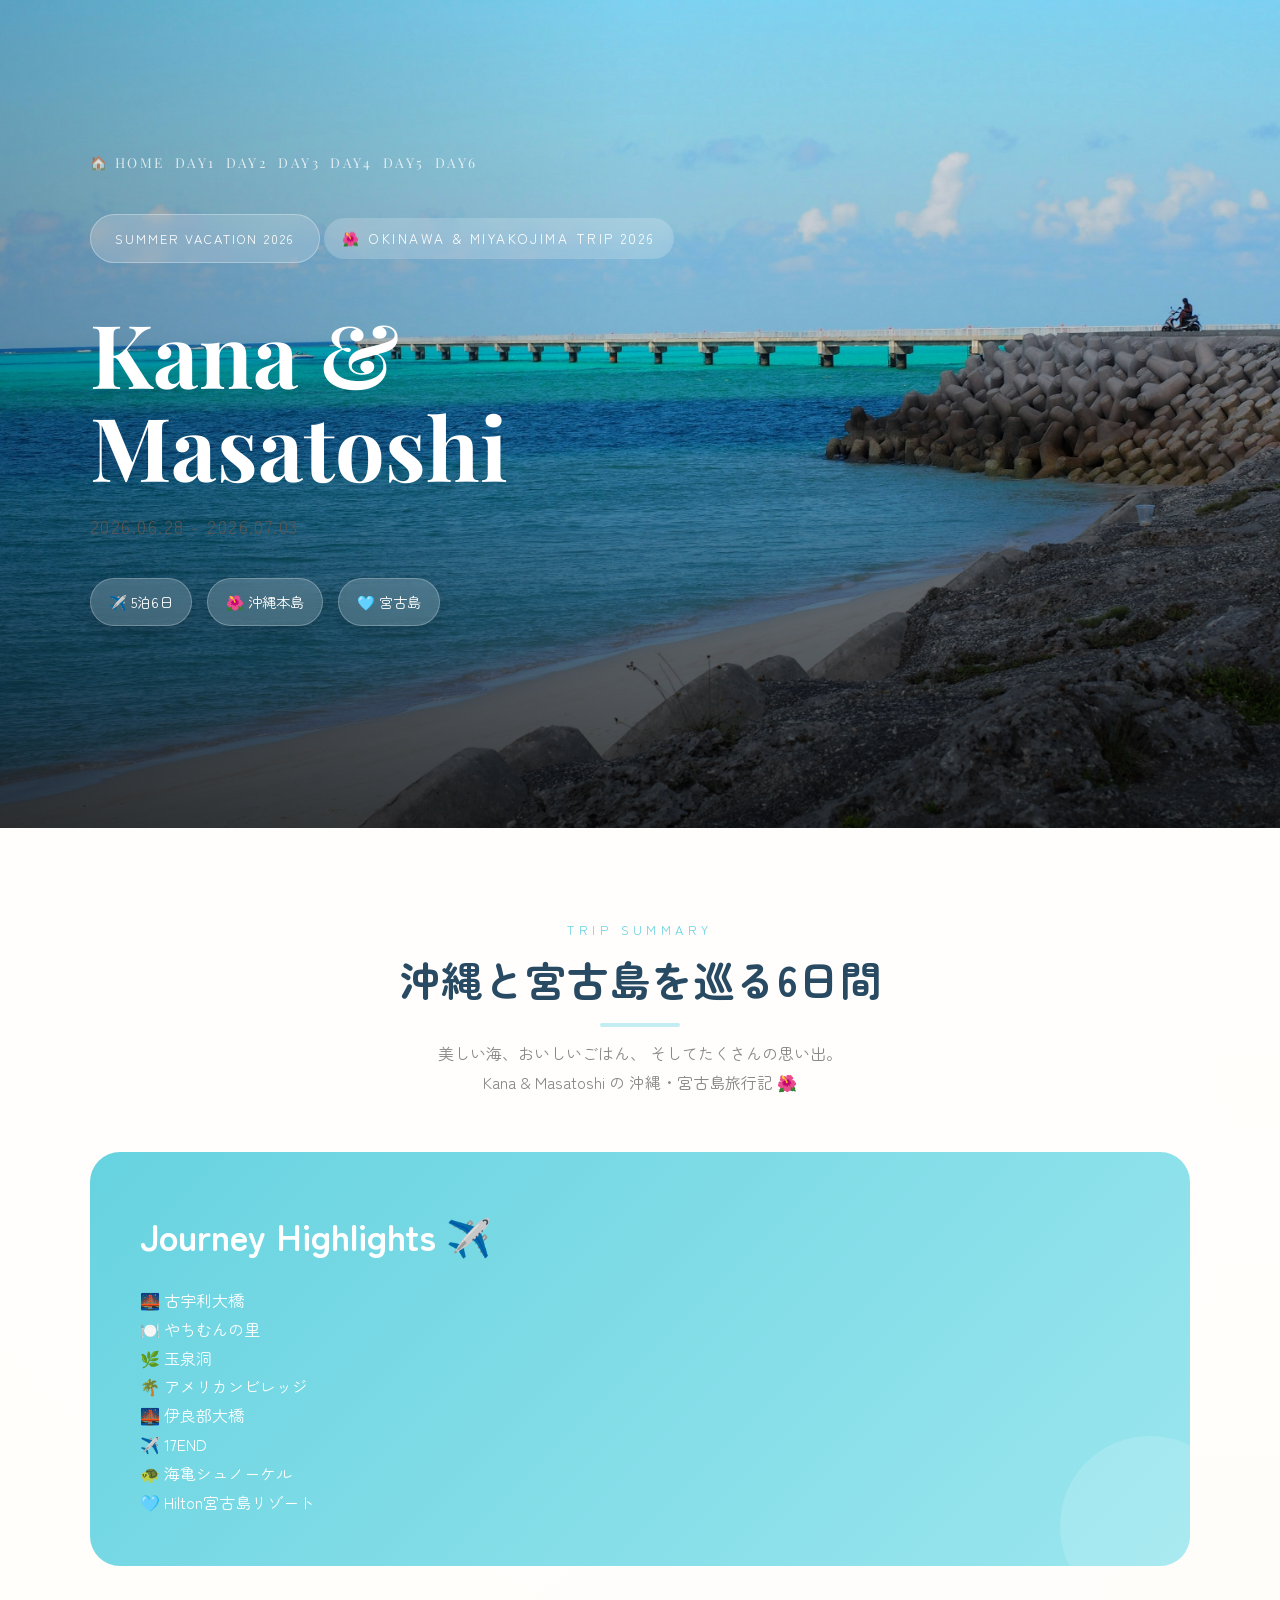
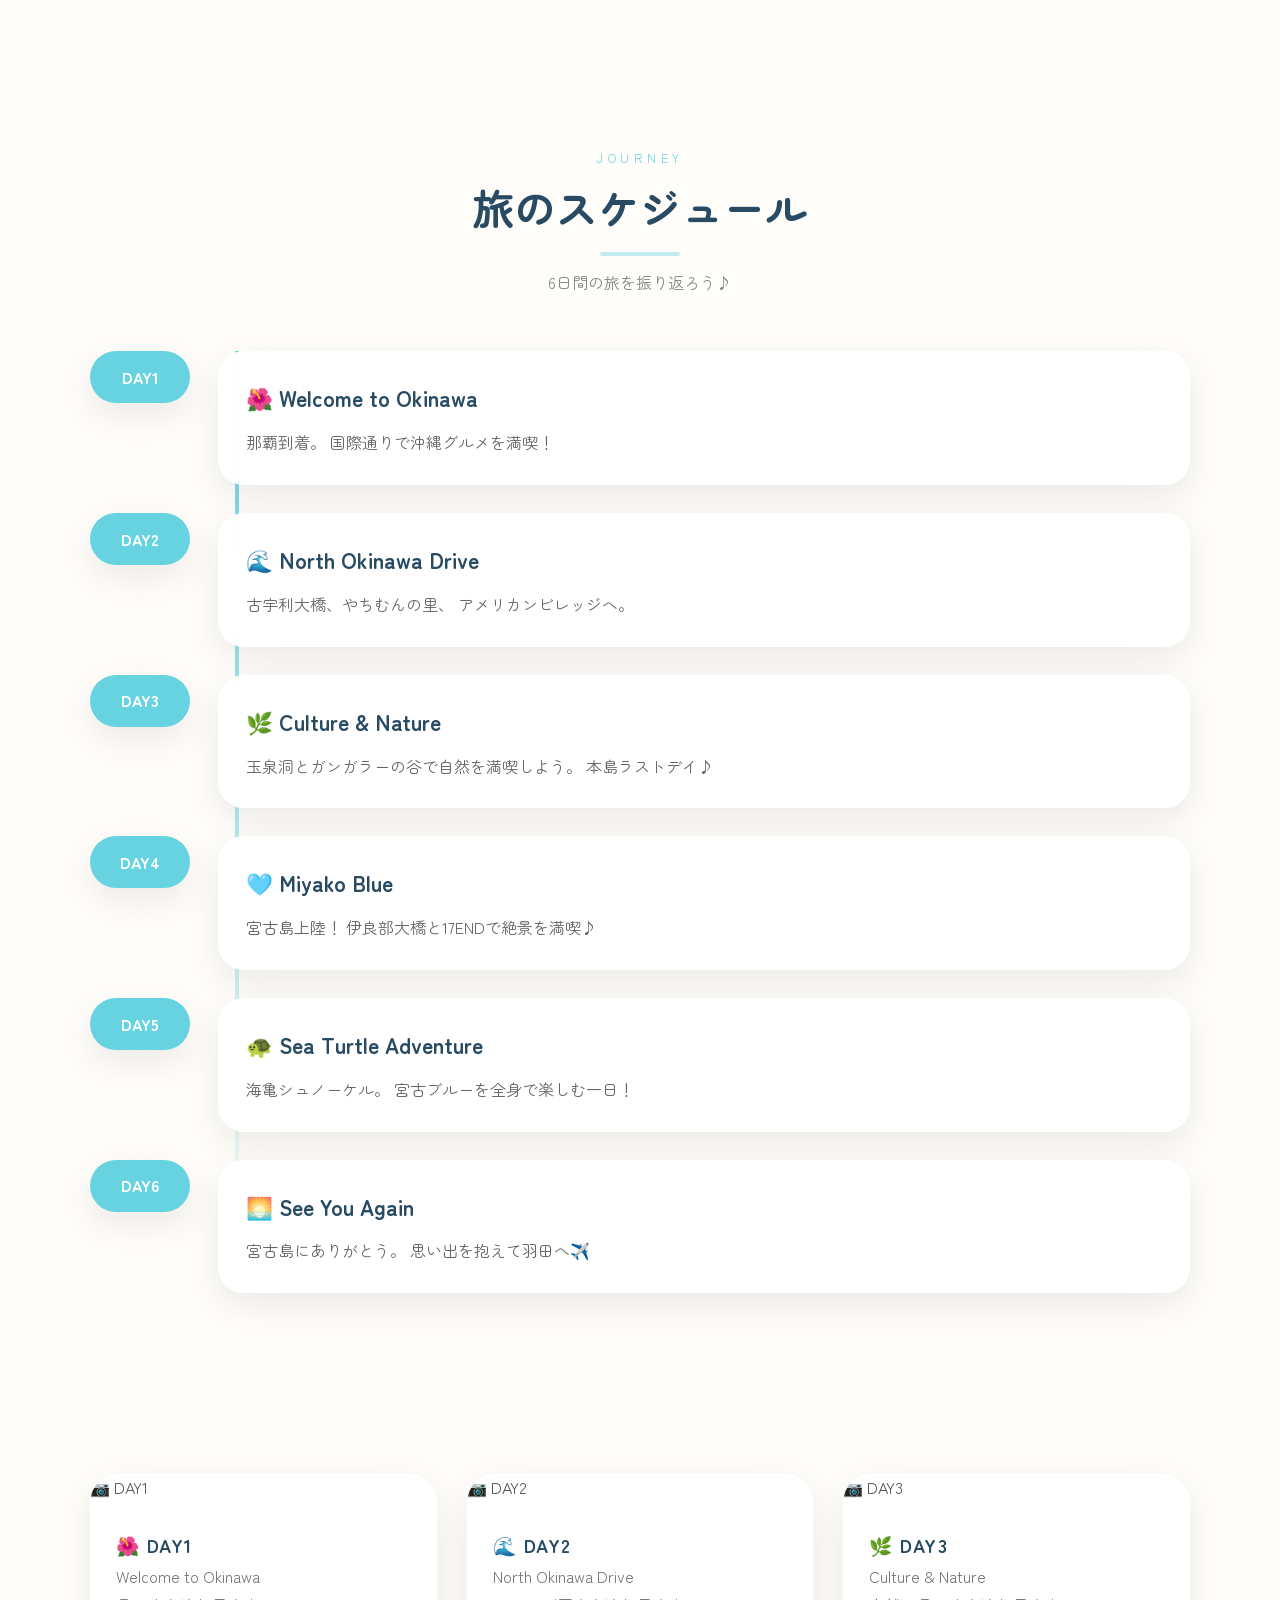
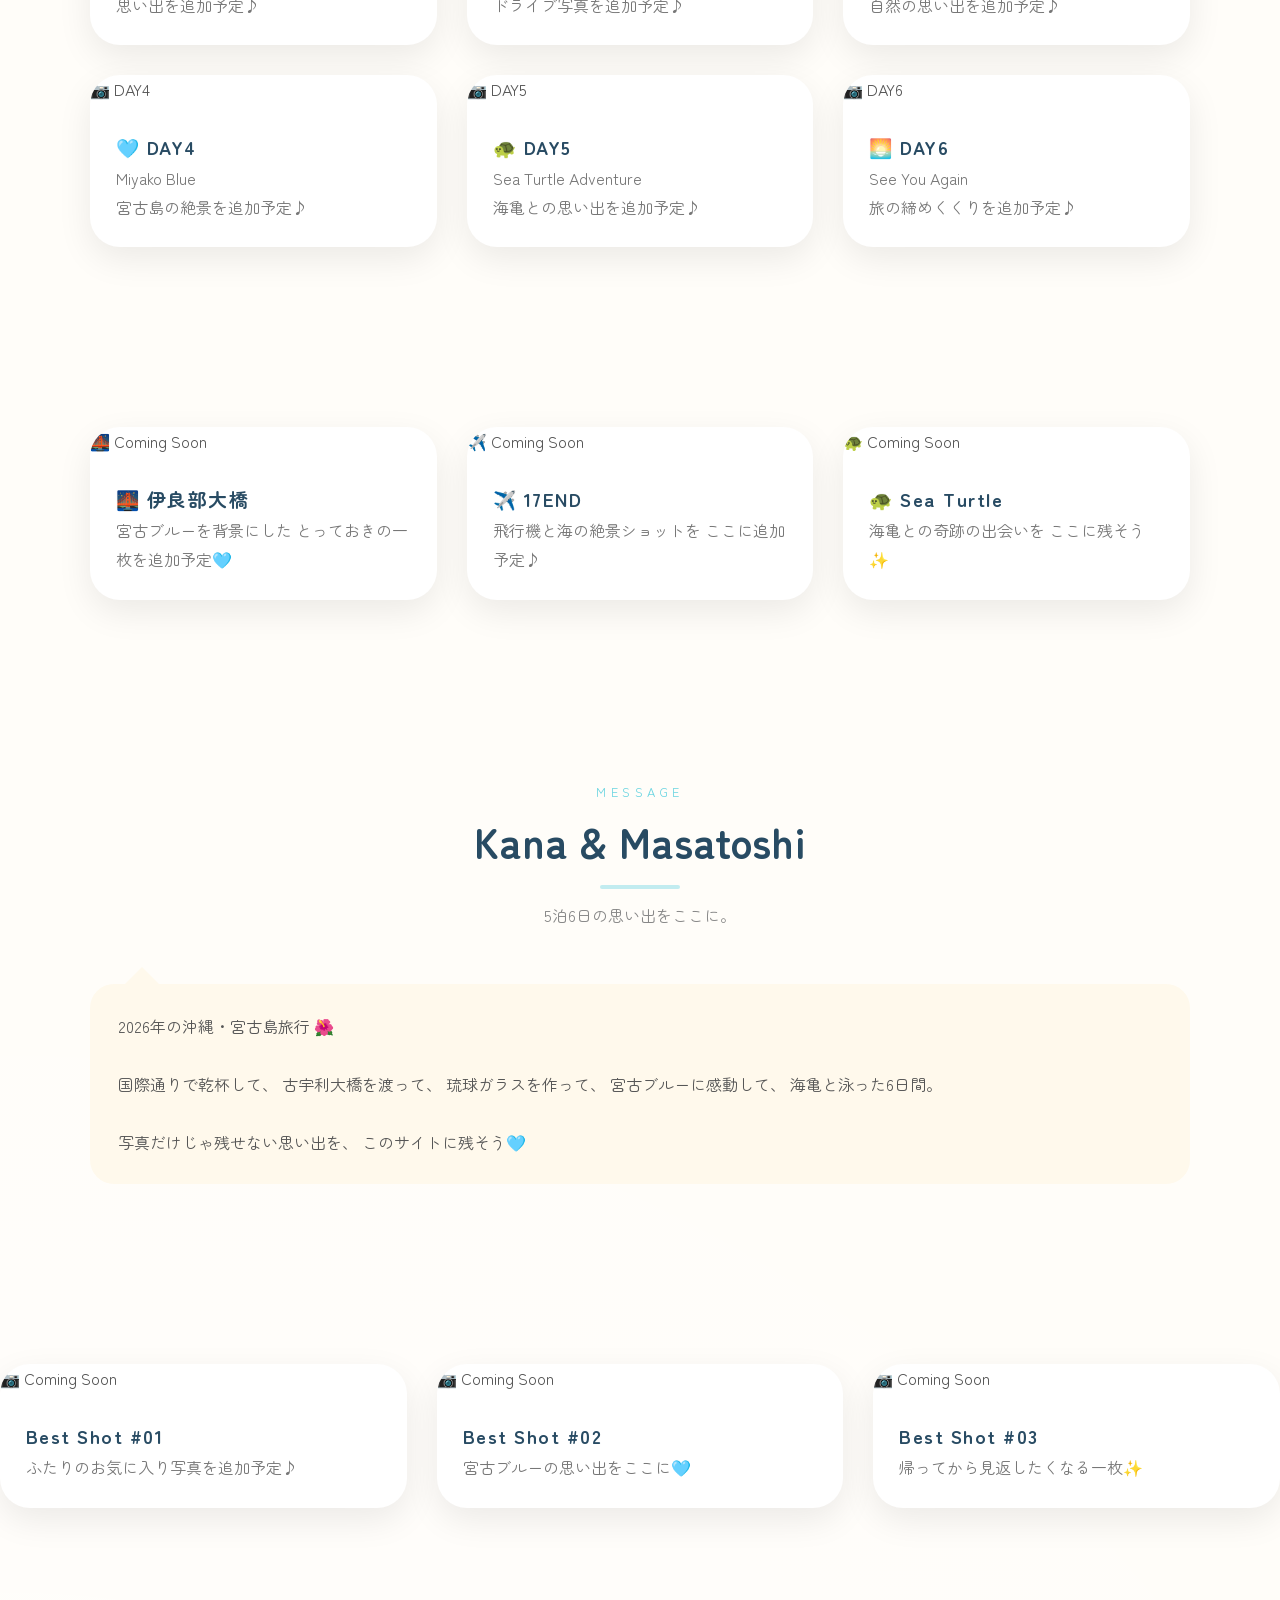
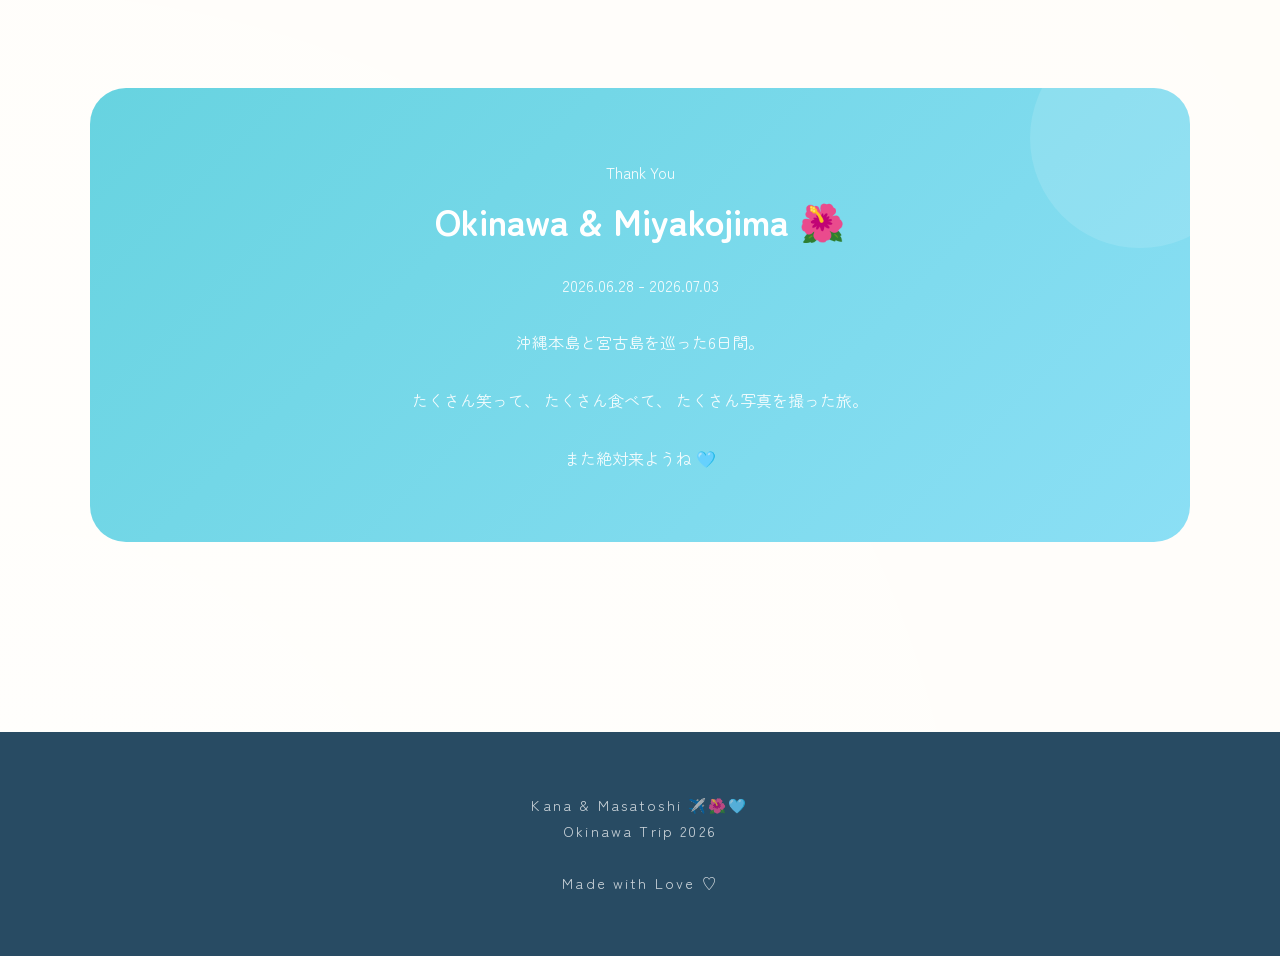
<file: index.html>
﻿<!DOCTYPE html>
<html lang="ja">

<head>
    <meta charset="UTF-8">
    <meta name="viewport" content="width=device-width, initial-scale=1.0">
    <title>Kana & Masatoshi | Okinawa Trip 2026</title>
    <link rel="stylesheet" href="style.css">
</head>

<body>
    <!-- ==========================
         HERO
    =========================== -->
    <header class="hero" style="background-image:url('Background/index.jpg');">
        <div class="hero-inner">
            <nav class="trip-nav">
                <a href="index.html">🏠 HOME</a>
                <a href="day1.html">DAY1</a>
                <a href="day2.html">DAY2</a>
                <a href="day3.html">DAY3</a>
                <a href="day4.html">DAY4</a>
                <a href="day5.html">DAY5</a>
                <a href="day6.html">DAY6</a>
            </nav>
            <div class="cover-badge">
                Summer Vacation
                2026
            </div>
            <span class="hero-day">
                🌺 OKINAWA & MIYAKOJIMA TRIP 2026
            </span>
            <h1>
                Kana &<br>
                Masatoshi
            </h1>
            <p class="hero-sub">
                2026.06.28 - 2026.07.03
            </p>
            <div class="hero-info">
                <span class="hero-chip">
                    ✈️ 5泊6日
                </span>
                <span class="hero-chip">
                    🌺 沖縄本島
                </span>
                <span class="hero-chip">
                    🩵 宮古島
                </span>
            </div>
        </div>
    </header>
    <!-- ==========================
         TRIP SUMMARY
    =========================== -->
    <section>
        <div class="container">
            <div class="section-title fade">
                <span>Trip Summary</span>
                <h2>
                    沖縄と宮古島を巡る6日間
                </h2>
                <p>
                    美しい海、おいしいごはん、
                    そしてたくさんの思い出。
                    <br>
                    Kana & Masatoshi の
                    沖縄・宮古島旅行記 🌺
                </p>
            </div>
            <div class="pickup fade">
                <h2>
                    Journey Highlights ✈️
                </h2>
                <p>
                    🌉 古宇利大橋<br>
                    🍽️ やちむんの里<br>
                    🌿 玉泉洞<br>
                    🌴 アメリカンビレッジ<br>
                    🌉 伊良部大橋<br>
                    ✈️ 17END<br>
                    🐢 海亀シュノーケル<br>
                    🩵 Hilton宮古島リゾート
                </p>
            </div>
        </div>
    </section>
    <!-- ==========================
         JOURNEY MAP
    =========================== -->
    <section>
        <div class="container">
            <div class="section-title fade">
                <span>Journey</span>
                <h2>
                    旅のスケジュール
                </h2>
                <p>
                    6日間の旅を振り返ろう♪
                </p>
            </div>
            <div class="schedule fade">
                <div class="schedule-item">
                    <div class="schedule-time">
                        DAY1
                    </div>
                    <div class="schedule-card">
                        <h3>
                            🌺 Welcome to Okinawa
                        </h3>
                        <p>
                            那覇到着。
                            国際通りで沖縄グルメを満喫！
                        </p>
                    </div>
                </div>
                <div class="schedule-item">
                    <div class="schedule-time">
                        DAY2
                    </div>
                    <div class="schedule-card">
                        <h3>
                            🌊 North Okinawa Drive
                        </h3>
                        <p>
                            古宇利大橋、やちむんの里、
                            アメリカンビレッジへ。
                        </p>
                    </div>
                </div>
                <div class="schedule-item">
                    <div class="schedule-time">
                        DAY3
                    </div>
                    <div class="schedule-card">
                        <h3>
                            🌿 Culture & Nature
                        </h3>
                        <p>
                            玉泉洞とガンガラーの谷で自然を満喫しよう。
                            本島ラストデイ♪
                        </p>
                    </div>
                </div>
                <div class="schedule-item">
                    <div class="schedule-time">
                        DAY4
                    </div>
                    <div class="schedule-card">
                        <h3>
                            🩵 Miyako Blue
                        </h3>
                        <p>
                            宮古島上陸！
                            伊良部大橋と17ENDで絶景を満喫♪
                        </p>
                    </div>
                </div>
                <div class="schedule-item">
                    <div class="schedule-time">
                        DAY5
                    </div>
                    <div class="schedule-card">
                        <h3>
                            🐢 Sea Turtle Adventure
                        </h3>
                        <p>
                            海亀シュノーケル。
                            宮古ブルーを全身で楽しむ一日！
                        </p>
                    </div>
                </div>
                <div class="schedule-item">
                    <div class="schedule-time">
                        DAY6
                    </div>
                    <div class="schedule-card">
                        <h3>
                            🌅 See You Again
                        </h3>
                        <p>
                            宮古島にありがとう。
                            思い出を抱えて羽田へ✈️
                        </p>
                    </div>
                </div>
            </div>
        </div>
    </section>
    <!-- ==========================
         DAY CARDS
    =========================== -->
    <section>
        <div class="container">
            <div class="photo-grid fade">

                <a href="day1.html" class="photo-card">
                    <div class="photo-placeholder">
                        <span>📷 DAY1</span>
                    </div>
                    <div class="photo-body">
                        <h3>🌺 DAY1</h3>
                        <p>
                            Welcome to Okinawa<br>
                            思い出を追加予定♪
                        </p>
                    </div>
                </a>

                <a href="day2.html" class="photo-card">
                    <div class="photo-placeholder">
                        <span>📷 DAY2</span>
                    </div>
                    <div class="photo-body">
                        <h3>🌊 DAY2</h3>
                        <p>
                            North Okinawa Drive<br>
                            ドライブ写真を追加予定♪
                        </p>
                    </div>
                </a>

                <a href="day3.html" class="photo-card">
                    <div class="photo-placeholder">
                        <span>📷 DAY3</span>
                    </div>
                    <div class="photo-body">
                        <h3>🌿 DAY3</h3>
                        <p>
                            Culture & Nature<br>
                            自然の思い出を追加予定♪
                        </p>
                    </div>
                </a>

                <a href="day4.html" class="photo-card">
                    <div class="photo-placeholder">
                        <span>📷 DAY4</span>
                    </div>
                    <div class="photo-body">
                        <h3>🩵 DAY4</h3>
                        <p>
                            Miyako Blue<br>
                            宮古島の絶景を追加予定♪
                        </p>
                    </div>
                </a>

                <a href="day5.html" class="photo-card">
                    <div class="photo-placeholder">
                        <span>📷 DAY5</span>
                    </div>
                    <div class="photo-body">
                        <h3>🐢 DAY5</h3>
                        <p>
                            Sea Turtle Adventure<br>
                            海亀との思い出を追加予定♪
                        </p>
                    </div>
                </a>

                <a href="day6.html" class="photo-card">
                    <div class="photo-placeholder">
                        <span>📷 DAY6</span>
                    </div>
                    <div class="photo-body">
                        <h3>🌅 DAY6</h3>
                        <p>
                            See You Again<br>
                            旅の締めくくりを追加予定♪
                        </p>
                    </div>
                </a>

            </div>

        </div>
    </section>
    <!-- ==========================
         MIYAKOJIMA SECTION
    =========================== -->
    <section>
        <div class="container">
            <div class="photo-grid fade">

                <div class="photo-card">
                    <div class="photo-placeholder">
                        <span>🌉 Coming Soon</span>
                    </div>

                    <div class="photo-body">
                        <h3>🌉 伊良部大橋</h3>
                        <p>
                            宮古ブルーを背景にした
                            とっておきの一枚を追加予定🩵
                        </p>
                    </div>
                </div>

                <div class="photo-card">
                    <div class="photo-placeholder">
                        <span>✈️ Coming Soon</span>
                    </div>

                    <div class="photo-body">
                        <h3>✈️ 17END</h3>
                        <p>
                            飛行機と海の絶景ショットを
                            ここに追加予定♪
                        </p>
                    </div>
                </div>

                <div class="photo-card">
                    <div class="photo-placeholder">
                        <span>🐢 Coming Soon</span>
                    </div>

                    <div class="photo-body">
                        <h3>🐢 Sea Turtle</h3>
                        <p>
                            海亀との奇跡の出会いを
                            ここに残そう✨
                        </p>
                    </div>
                </div>

            </div>
        </div>
    </section>
    <!-- ==========================
         MESSAGE
    =========================== -->
    <section>
        <div class="container">
            <div class="section-title fade">
                <span>Message</span>
                <h2>
                    Kana & Masatoshi
                </h2>
                <p>
                    5泊6日の思い出をここに。
                </p>
            </div>
            <div class="balloon fade">
                <p>
                    2026年の沖縄・宮古島旅行 🌺<br><br>
                    国際通りで乾杯して、
                    古宇利大橋を渡って、
                    琉球ガラスを作って、
                    宮古ブルーに感動して、
                    海亀と泳った6日間。<br><br>
                    写真だけじゃ残せない思い出を、
                    このサイトに残そう🩵
                </p>
            </div>
        </div>
    </section>
    <!-- ==========================
         PHOTO ALBUM
    =========================== -->
    <section>
        <div class="photo-grid fade">

            <div class="photo-card">
                <div class="photo-placeholder">
                    <span>📷 Coming Soon</span>
                </div>

                <div class="photo-body">
                    <h3>Best Shot #01</h3>
                    <p>
                        ふたりのお気に入り写真を追加予定♪
                    </p>
                </div>
            </div>

            <div class="photo-card">
                <div class="photo-placeholder">
                    <span>📷 Coming Soon</span>
                </div>

                <div class="photo-body">
                    <h3>Best Shot #02</h3>
                    <p>
                        宮古ブルーの思い出をここに🩵
                    </p>
                </div>
            </div>

            <div class="photo-card">
                <div class="photo-placeholder">
                    <span>📷 Coming Soon</span>
                </div>

                <div class="photo-body">
                    <h3>Best Shot #03</h3>
                    <p>
                        帰ってから見返したくなる一枚✨
                    </p>
                </div>
            </div>

        </div>
    </section>
    <!-- ==========================
         THANK YOU
    =========================== -->
    <section>
        <div class="container">
            <div class="next-day fade">
                <p>
                    Thank You
                </p>
                <h2>
                    Okinawa & Miyakojima 🌺
                </h2>
                <p>
                    2026.06.28 - 2026.07.03<br><br>
                    沖縄本島と宮古島を巡った6日間。<br><br>
                    たくさん笑って、
                    たくさん食べて、
                    たくさん写真を撮った旅。<br><br>
                    また絶対来ようね 🩵
                </p>
            </div>
        </div>
    </section>
    <footer>
        <p>
            Kana & Masatoshi ✈️🌺🩵<br>
            Okinawa Trip 2026<br><br>
            Made with Love ♡
        </p>
    </footer>
    <script src="script.js"></script>
</body>

</html>
</file>
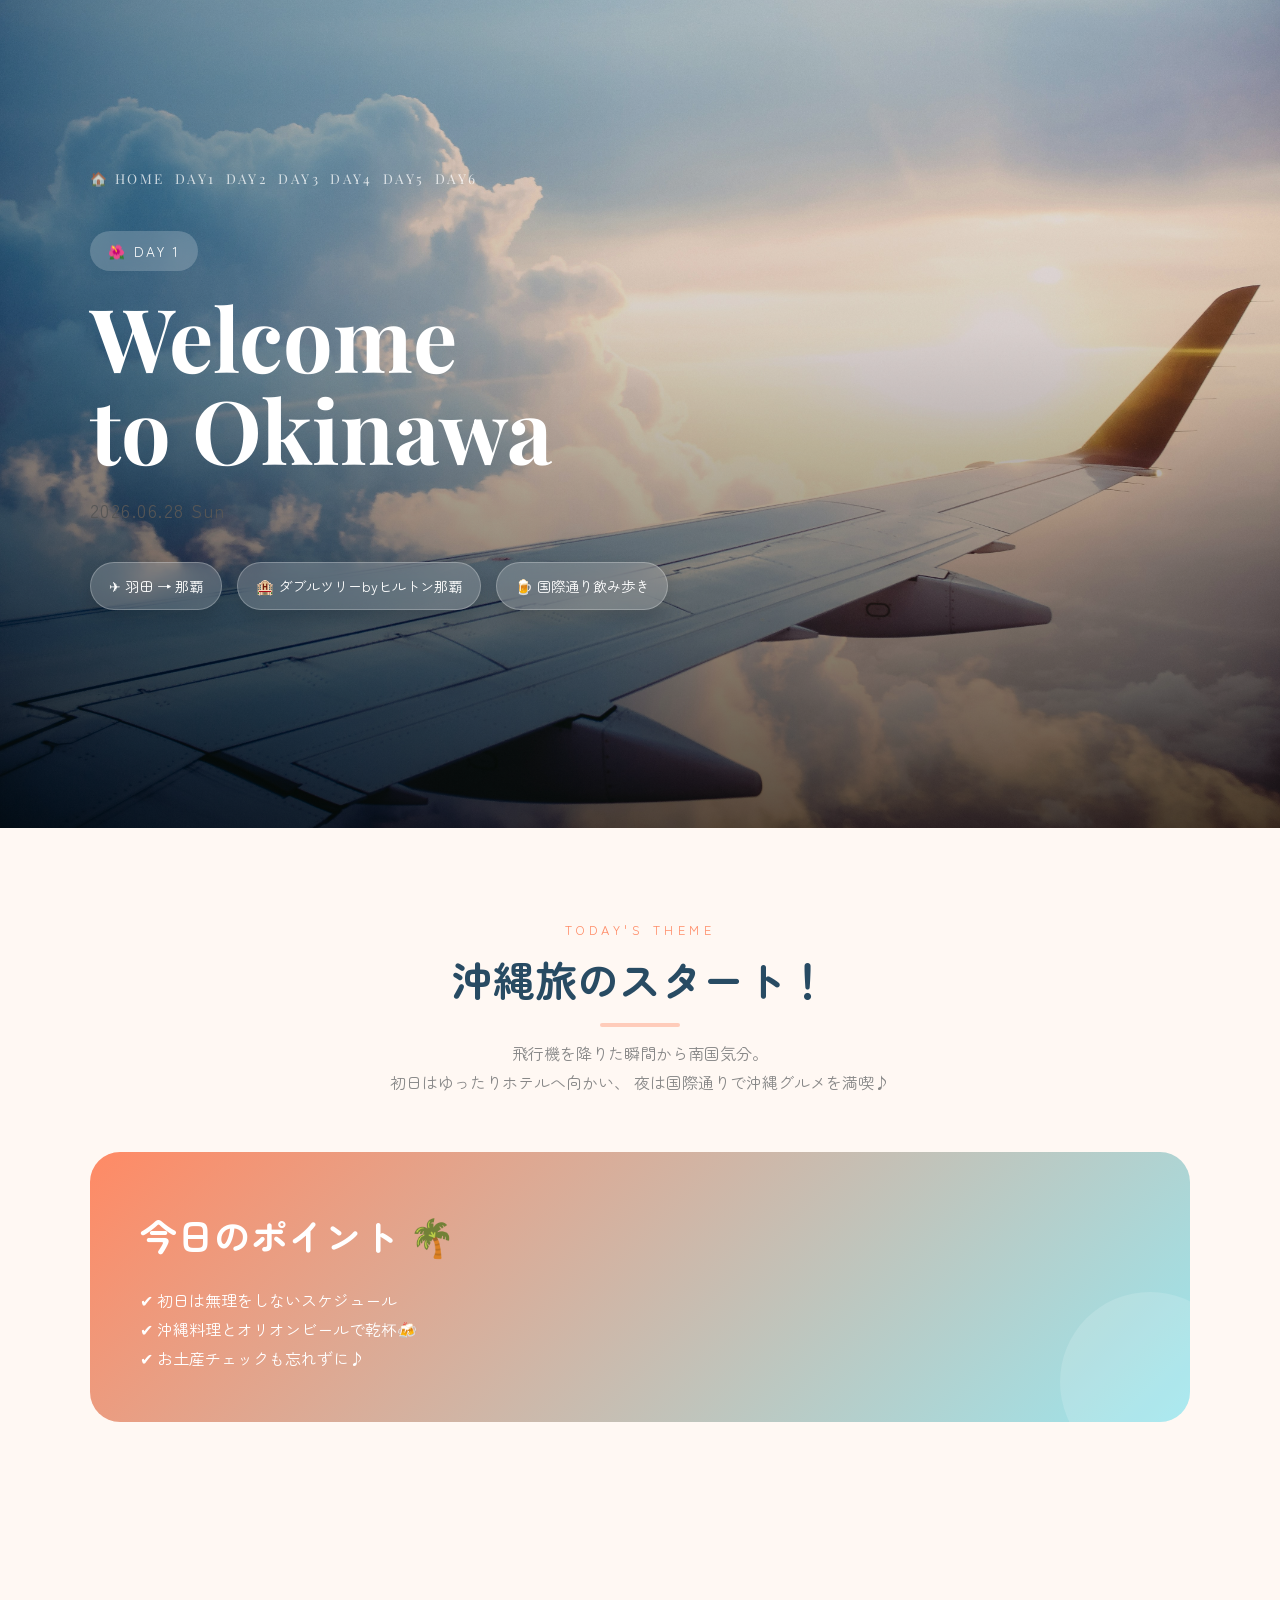
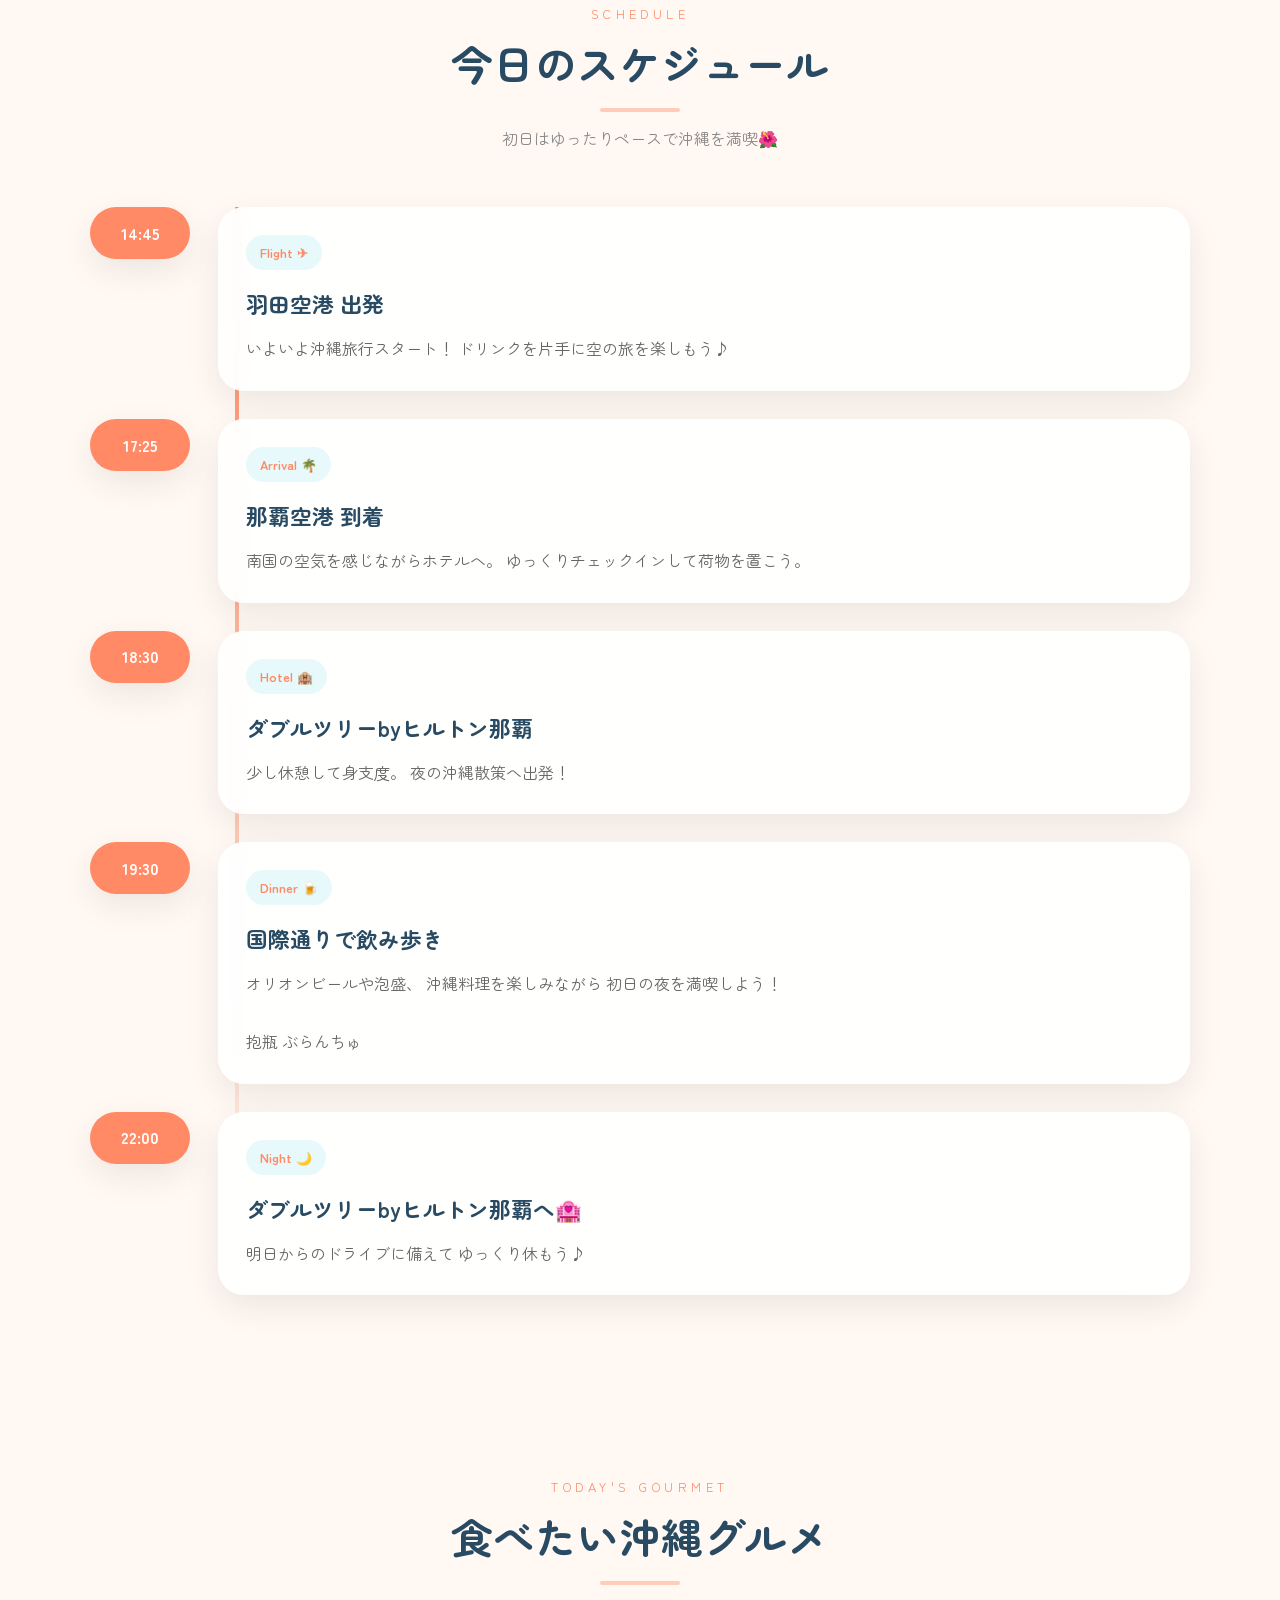
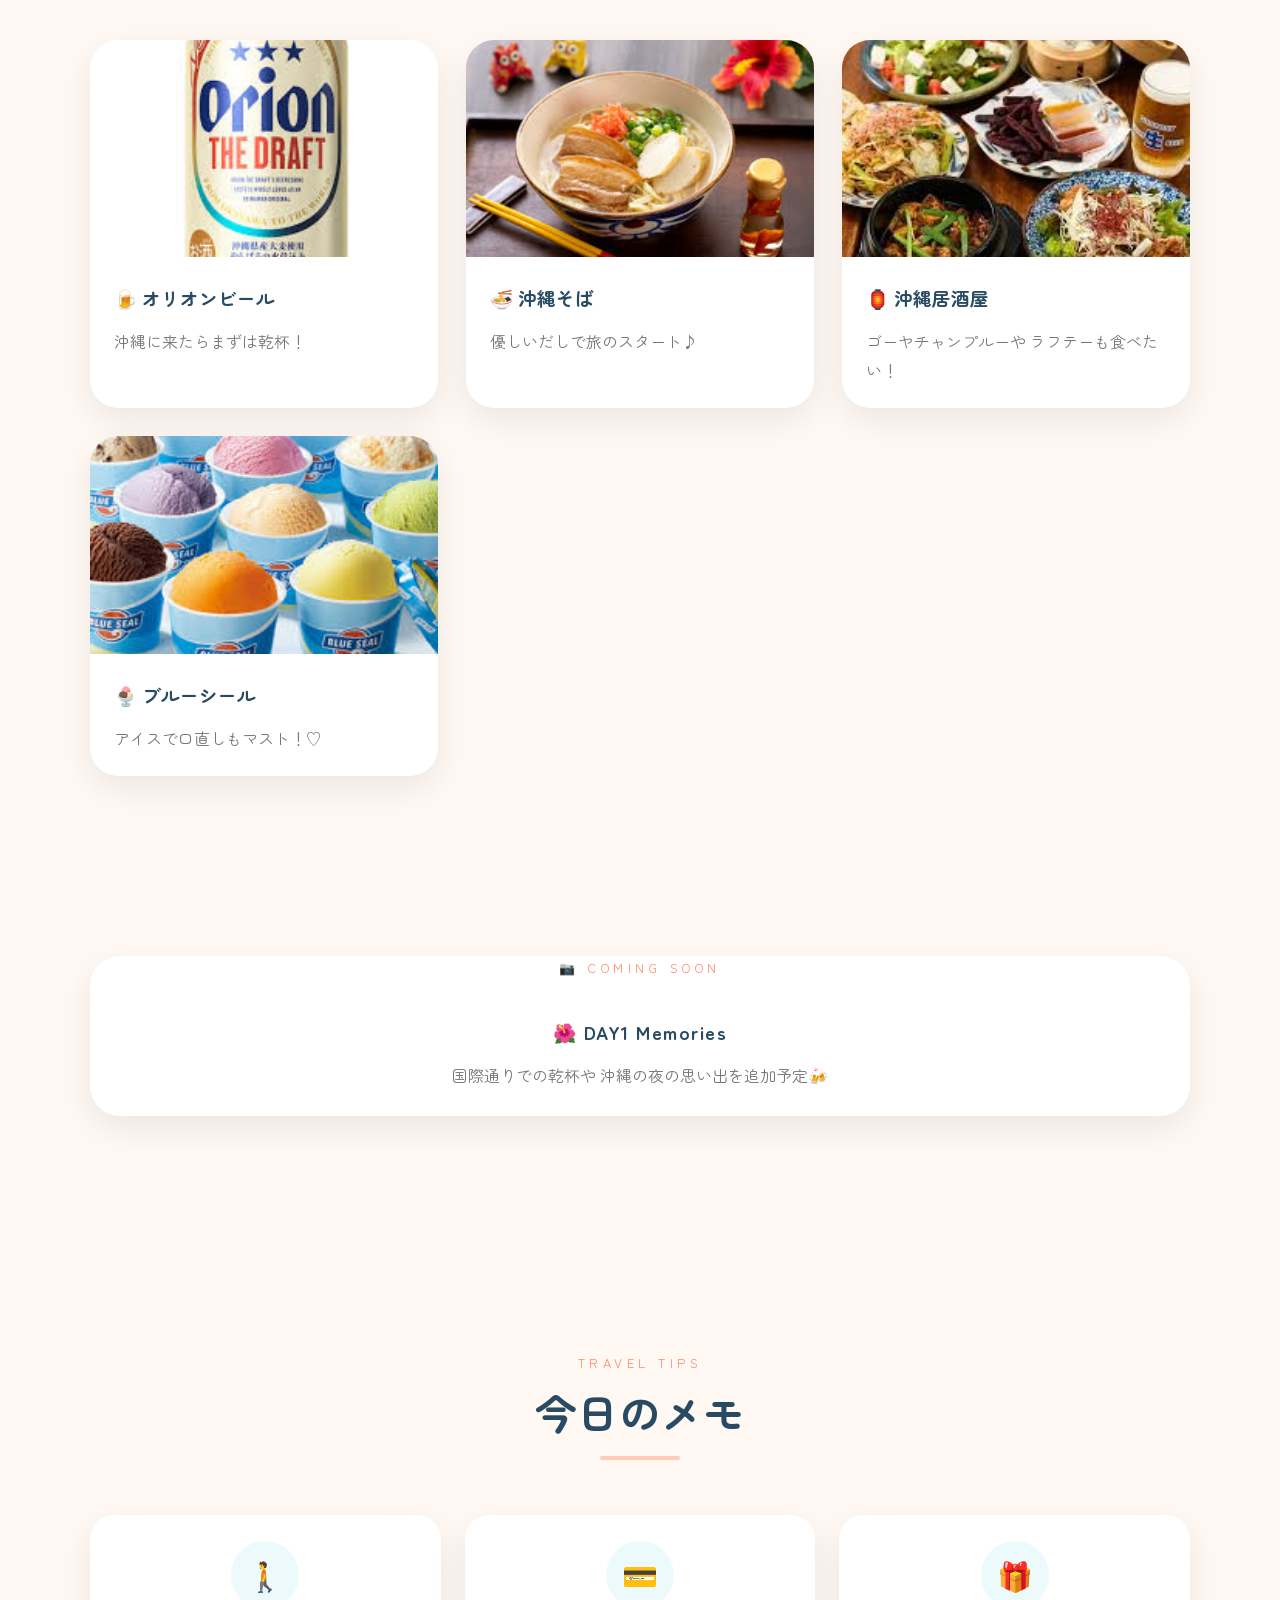
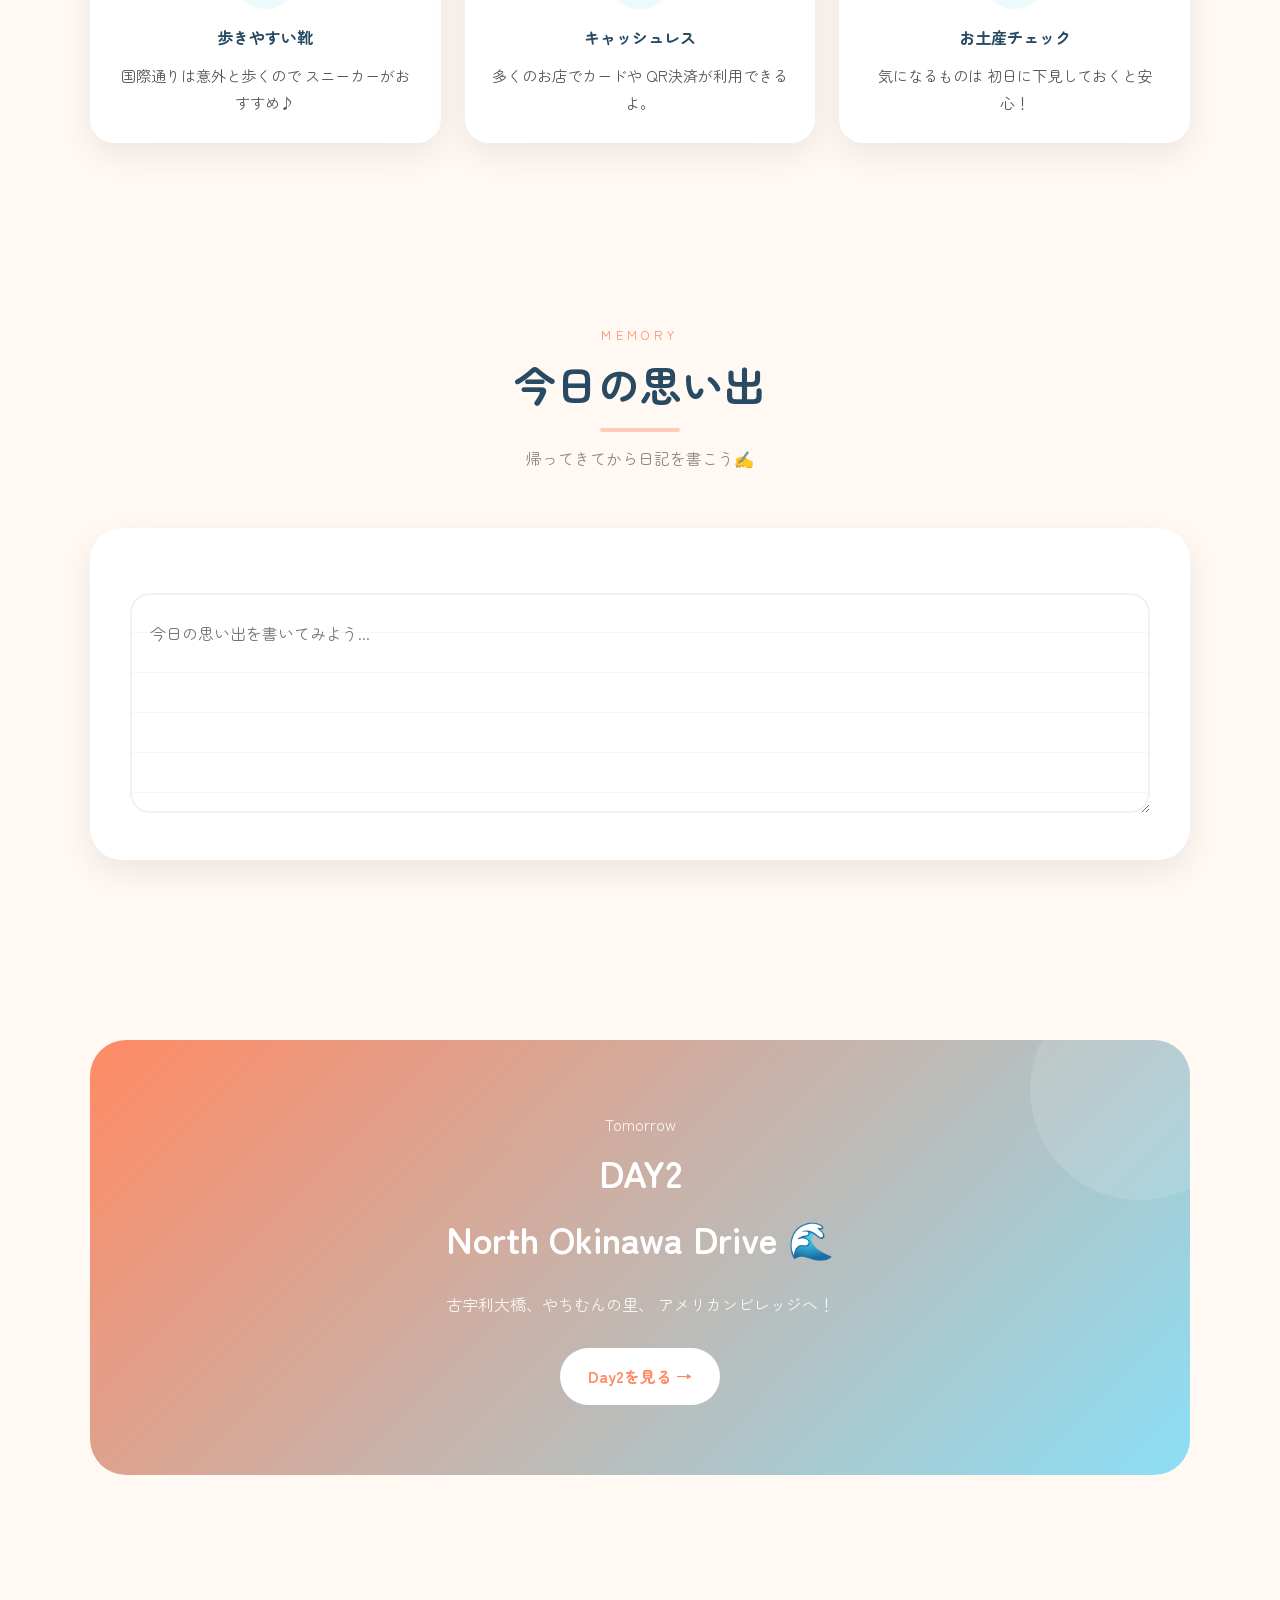
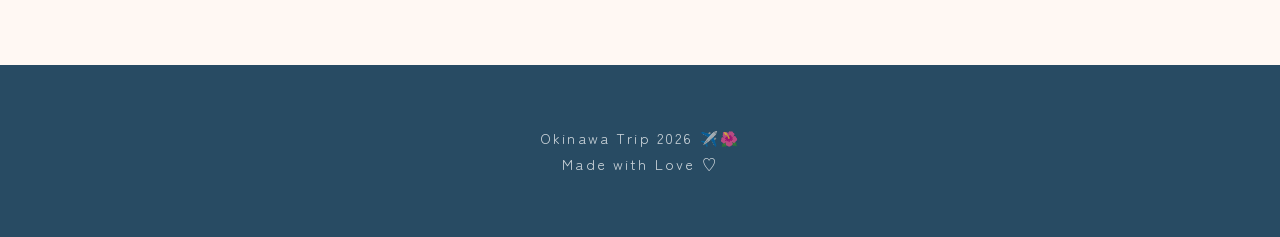
<file: day1.html>
<!DOCTYPE html>
<html lang="ja">

<head>
    <meta charset="UTF-8">
    <meta name="viewport" content="width=device-width, initial-scale=1.0">
    <title>Day1｜Welcome to Okinawa</title>
    <link rel="stylesheet" href="style.css">
</head>

<body class="day1">
    <!-- ==========================
         HERO
    =========================== -->
    <header class="hero" style="background-image:url('Background/day1.jpg');">
        <div class="hero-inner">
            <nav class="trip-nav">
                <a href="index.html">🏠 HOME</a>
                <a href="day1.html">DAY1</a>
                <a href="day2.html">DAY2</a>
                <a href="day3.html">DAY3</a>
                <a href="day4.html">DAY4</a>
                <a href="day5.html">DAY5</a>
                <a href="day6.html">DAY6</a>
            </nav>
            <span class="hero-day">
                🌺 DAY 1
            </span>
            <h1>
                Welcome<br>
                to Okinawa
            </h1>
            <p class="hero-sub">
                2026.06.28 Sun
            </p>
            <div class="hero-info">
                <span class="hero-chip">
                    ✈ 羽田 → 那覇
                </span>
                <span class="hero-chip">
                    🏨 ダブルツリーbyヒルトン那覇
                </span>
                <span class="hero-chip">
                    🍺 国際通り飲み歩き
                </span>
            </div>
        </div>
    </header>
    <!-- ==========================
         TODAY'S THEME
    =========================== -->
    <section>
        <div class="container">
            <div class="section-title fade">
                <span>Today's Theme</span>
                <h2>
                    沖縄旅のスタート！
                </h2>
                <p>
                    飛行機を降りた瞬間から南国気分。
                    <br>
                    初日はゆったりホテルへ向かい、
                    夜は国際通りで沖縄グルメを満喫♪
                </p>
            </div>
            <div class="pickup fade">
                <h2>
                    今日のポイント 🌴
                </h2>
                <p>
                    ✔ 初日は無理をしないスケジュール<br>
                    ✔ 沖縄料理とオリオンビールで乾杯🍻<br>
                    ✔ お土産チェックも忘れずに♪
                </p>
            </div>
        </div>
    </section>
    <!-- ==========================
         SCHEDULE
    =========================== -->
    <section>
        <div class="container">
            <div class="section-title fade">
                <span>Schedule</span>
                <h2>
                    今日のスケジュール
                </h2>
                <p>
                    初日はゆったりペースで沖縄を満喫🌺
                </p>
            </div>
            <div class="schedule fade">
                <div class="schedule-item">
                    <div class="schedule-time">
                        14:45
                    </div>
                    <div class="schedule-card">
                        <span class="tag">Flight ✈</span>
                        <h3>
                            羽田空港 出発
                        </h3>
                        <p>
                            いよいよ沖縄旅行スタート！
                            ドリンクを片手に空の旅を楽しもう♪
                        </p>
                    </div>
                </div>
                <div class="schedule-item">
                    <div class="schedule-time">
                        17:25
                    </div>
                    <div class="schedule-card">
                        <span class="tag">Arrival 🌴</span>
                        <h3>
                            那覇空港 到着
                        </h3>
                        <p>
                            南国の空気を感じながらホテルへ。
                            ゆっくりチェックインして荷物を置こう。
                        </p>
                    </div>
                </div>
                <div class="schedule-item">
                    <div class="schedule-time">
                        18:30
                    </div>
                    <div class="schedule-card">
                        <span class="tag">Hotel 🏨</span>
                        <h3>
                            ダブルツリーbyヒルトン那覇
                        </h3>
                        <p>
                            少し休憩して身支度。
                            夜の沖縄散策へ出発！
                        </p>
                    </div>
                </div>
                <div class="schedule-item">
                    <div class="schedule-time">
                        19:30
                    </div>
                    <div class="schedule-card">
                        <span class="tag">Dinner 🍺</span>
                        <h3>
                            国際通りで飲み歩き
                        </h3>
                        <p>
                            オリオンビールや泡盛、
                            沖縄料理を楽しみながら
                            初日の夜を満喫しよう！<br></br>
                            <a href="https://tabelog.com/okinawa/A4701/A470101/47002178/?gclsrc=aw.ds&&cid=yo_g_kw_shop_nml_47002178&gad_source=1&gad_campaignid=15516669106&gbraid=0AAAAADO8PFQ2NUq-G0MVsHvHdZ_PA7Sg9&gclid=Cj0KCQjw3K7RBhDJARIsAKRtP5SpSQHiXupCxWFwwmsovNoBuqVOJ9k1qZRU2jKMVcMt-S12qE7aiZEaAvj2EALw_wcB"
                                target="_blank" rel="noopener noreferrer">
                                抱瓶
                            </a>
                            <a href="https://tabelog.com/okinawa/A4701/A470101/47017376/?gclsrc=aw.ds&&cid=yo_g_kw_shop_nml_47017376&gad_source=1&gad_campaignid=15516669106&gbraid=0AAAAADO8PFQ2NUq-G0MVsHvHdZ_PA7Sg9&gclid=Cj0KCQjw3K7RBhDJARIsAKRtP5Sj0iE2bbgBYl0jLt5l17w6W36WVewSd4ZncRZOty7dJV7TUEob0XEaAmU5EALw_wcB"
                                target="_blank" rel="noopener noreferrer">
                                ぶらんちゅ
                            </a>
                        <p class="spot-link">
                        </p>
                    </div>
                </div>
                <div class="schedule-item">
                    <div class="schedule-time">
                        22:00
                    </div>
                    <div class="schedule-card">
                        <span class="tag">Night 🌙</span>
                        <h3>
                            ダブルツリーbyヒルトン那覇へ🏩
                        </h3>
                        <p>
                            明日からのドライブに備えて
                            ゆっくり休もう♪
                        </p>
                    </div>
                </div>
            </div>
        </div>
    </section>
    <!-- ==========================
         TODAY'S GOURMET
    =========================== -->
    <section>
        <div class="container">
            <div class="section-title fade">
                <span>Today's Gourmet</span>
                <h2>
                    食べたい沖縄グルメ
                </h2>
            </div>
            <div class="gourmet fade">
                <div class="gourmet-card">
                    <img src="Background/orion_beer.jpg" alt="オリオンビール">
                    <div class="gourmet-body">
                        <h3>
                            🍺 オリオンビール
                        </h3>
                        <p>
                            沖縄に来たらまずは乾杯！
                        </p>
                    </div>
                </div>
                <div class="gourmet-card">
                    <img src="Background/soba.jpg" alt="沖縄そば">
                    <div class="gourmet-body">
                        <h3>
                            🍜 沖縄そば
                        </h3>
                        <p>
                            優しいだしで旅のスタート♪
                        </p>
                    </div>
                </div>
                <div class="gourmet-card">
                    <img src="Background/izakaya.jpg" alt="沖縄居酒屋">
                    <div class="gourmet-body">
                        <h3>
                            🏮 沖縄居酒屋
                        </h3>
                        <p>
                            ゴーヤチャンプルーや
                            ラフテーも食べたい！
                        </p>
                    </div>
                </div>
                <div class="gourmet-card">
                    <img src="Background/ice.jpg" alt="ブルーシール">
                    <div class="gourmet-body">
                        <h3>
                            🍨 ブルーシール
                        </h3>
                        <p>
                            アイスで口直しもマスト！♡
                        </p>
                    </div>
                </div>
            </div>
        </div>
    </section>
    <!-- ==========================
         PHOTO SPOT
    =========================== -->
    <section>
        <div class="container">
            <div class="section-title fade">
                <div class="photo-grid fade">

                    <div class="photo-card">

                        <div class="photo-placeholder">
                            <span>📷 Coming Soon</span>
                        </div>

                        <div class="photo-body">
                            <h3>🌺 DAY1 Memories</h3>
                            <p>
                                国際通りでの乾杯や
                                沖縄の夜の思い出を追加予定🍻
                            </p>
                        </div>

                    </div>

                </div>
            </div>
        </div>
    </section>
    <!-- ==========================
         TRAVEL TIPS
    =========================== -->
    <section>
        <div class="container">
            <div class="section-title fade">
                <span>Travel Tips</span>
                <h2>
                    今日のメモ
                </h2>
            </div>
            <div class="info-box fade">
                <div class="info-item">
                    <div class="icon">
                        🚶
                    </div>
                    <h4>
                        歩きやすい靴
                    </h4>
                    <p>
                        国際通りは意外と歩くので
                        スニーカーがおすすめ♪
                    </p>
                </div>
                <div class="info-item">
                    <div class="icon">
                        💳
                    </div>
                    <h4>
                        キャッシュレス
                    </h4>
                    <p>
                        多くのお店でカードや
                        QR決済が利用できるよ。
                    </p>
                </div>
                <div class="info-item">
                    <div class="icon">
                        🎁
                    </div>
                    <h4>
                        お土産チェック
                    </h4>
                    <p>
                        気になるものは
                        初日に下見しておくと安心！
                    </p>
                </div>
            </div>
        </div>
    </section>
    <!-- ==========================
         MEMORY
    =========================== -->
    <section>
        <div class="container">
            <div class="section-title fade">
                <span>Memory</span>
                <h2>
                    今日の思い出
                </h2>
                <p>
                    帰ってきてから日記を書こう✍️
                </p>
            </div>
            <div class="memory fade">
                <textarea placeholder="今日の思い出を書いてみよう..."></textarea>
            </div>
        </div>
    </section>
    <!-- ==========================
         NEXT DAY
    =========================== -->
    <section>
        <div class="container">
            <div class="next-day fade">
                <p>
                    Tomorrow
                </p>
                <h2>
                    DAY2<br>
                    North Okinawa Drive 🌊
                </h2>
                <p>
                    古宇利大橋、やちむんの里、
                    アメリカンビレッジへ！
                </p>
                <a href="day2.html" class="button">
                    Day2を見る →
                </a>
            </div>
        </div>
    </section>
    <footer>
        <p>
            Okinawa Trip 2026 ✈️🌺<br>
            Made with Love ♡
        </p>
    </footer>
    <script src="script.js"></script>
</body>

</html>
</file>
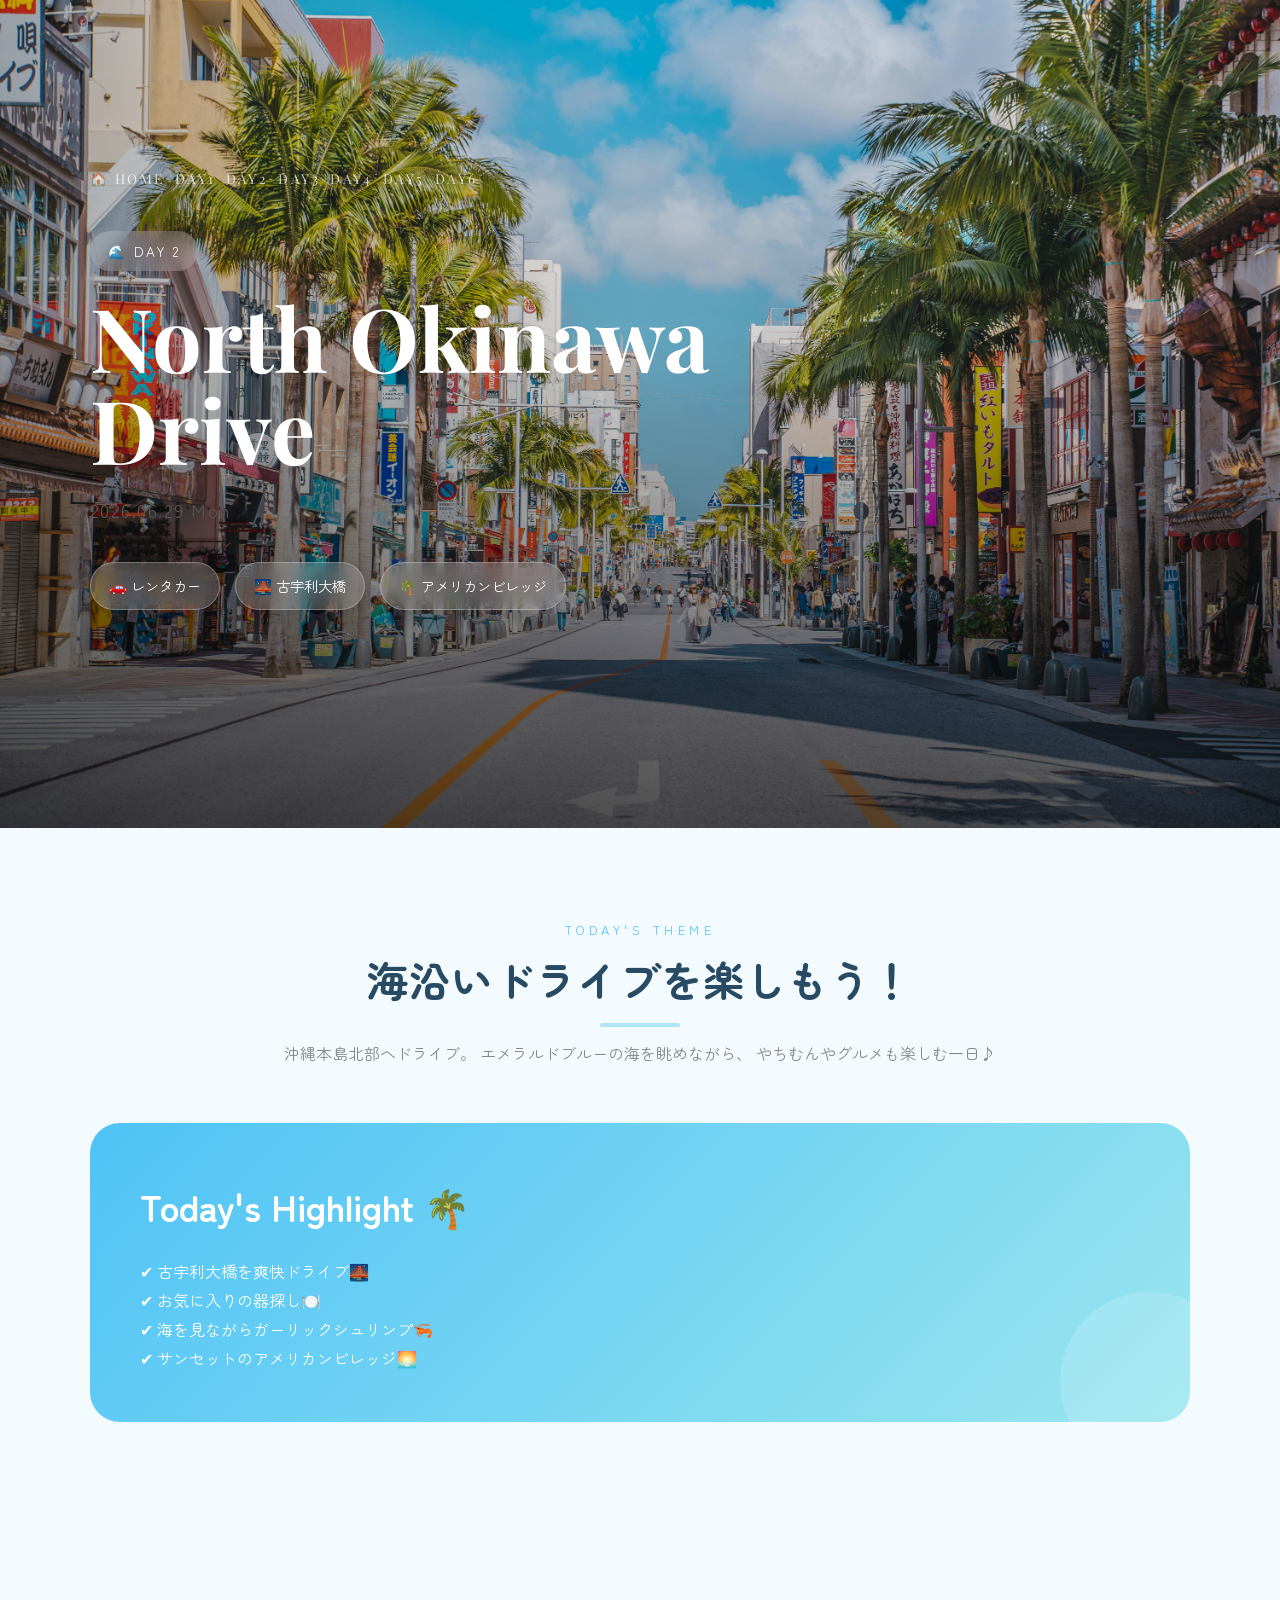
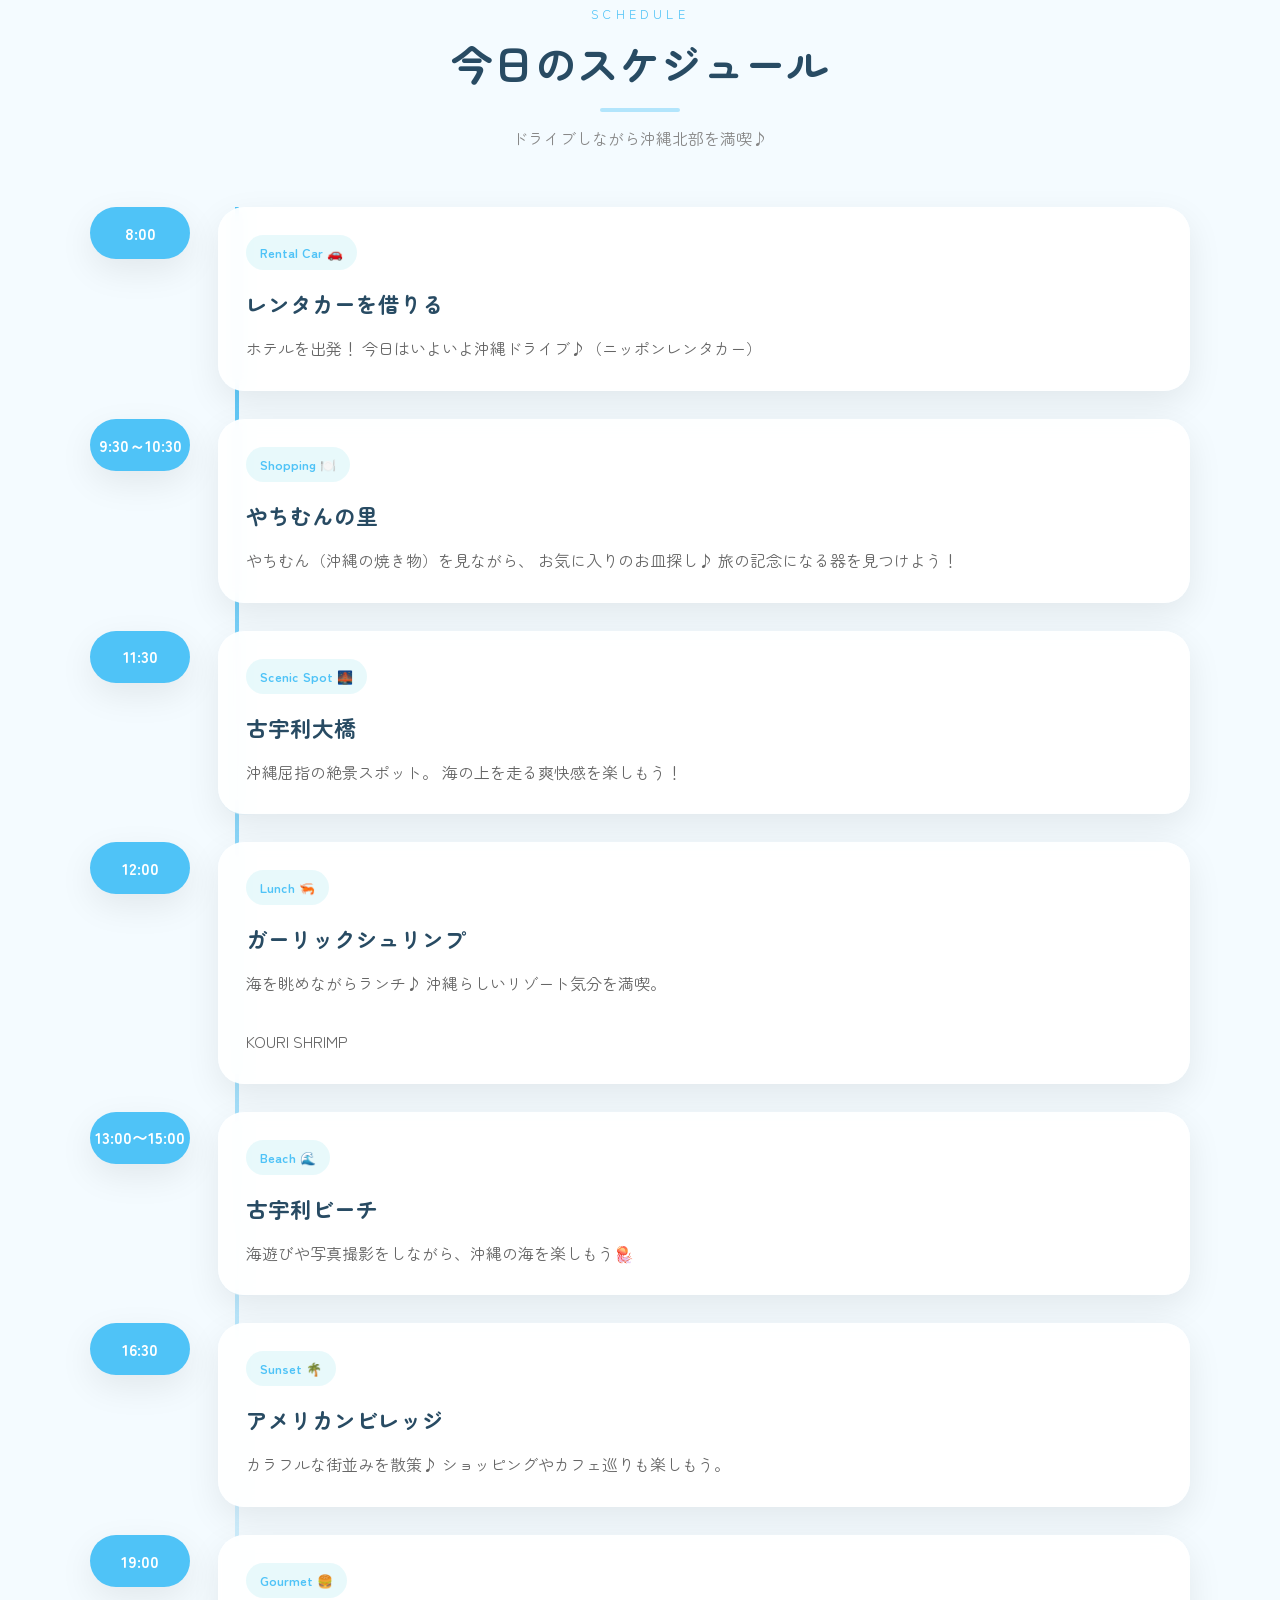
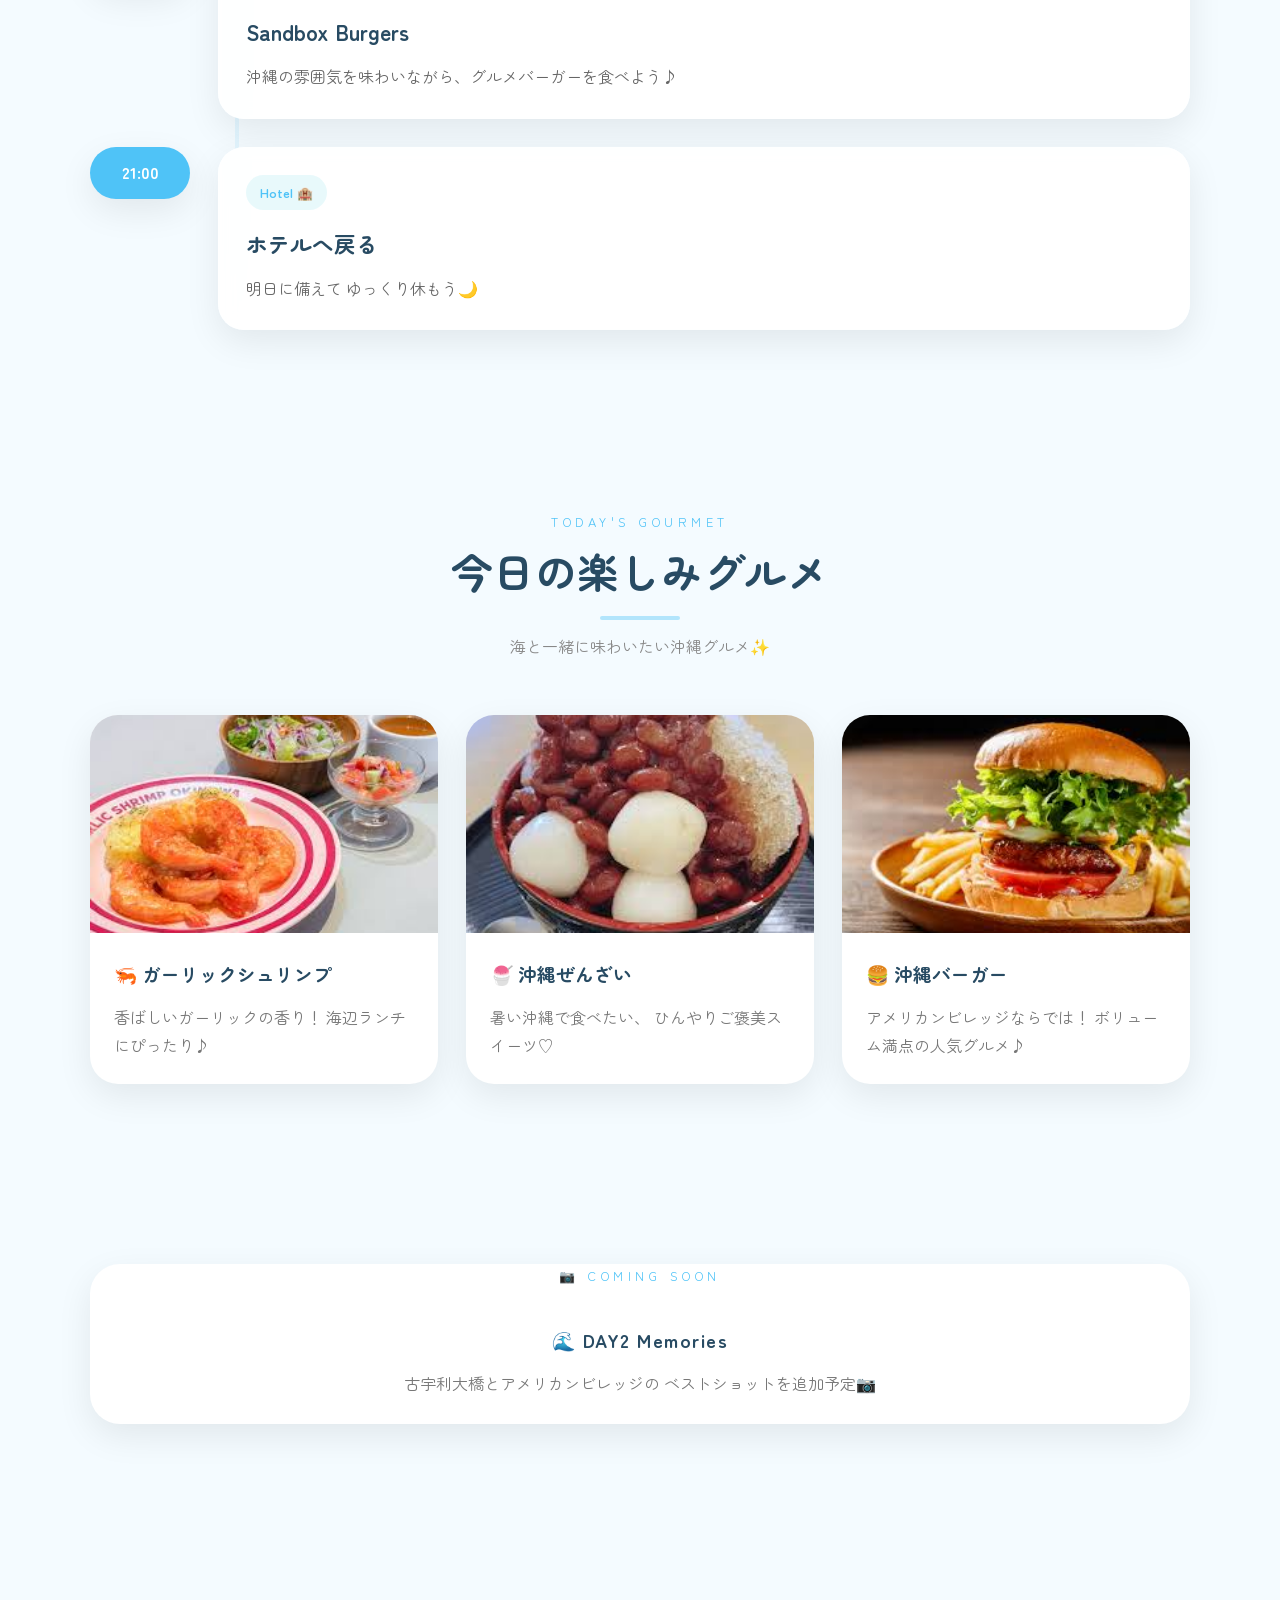
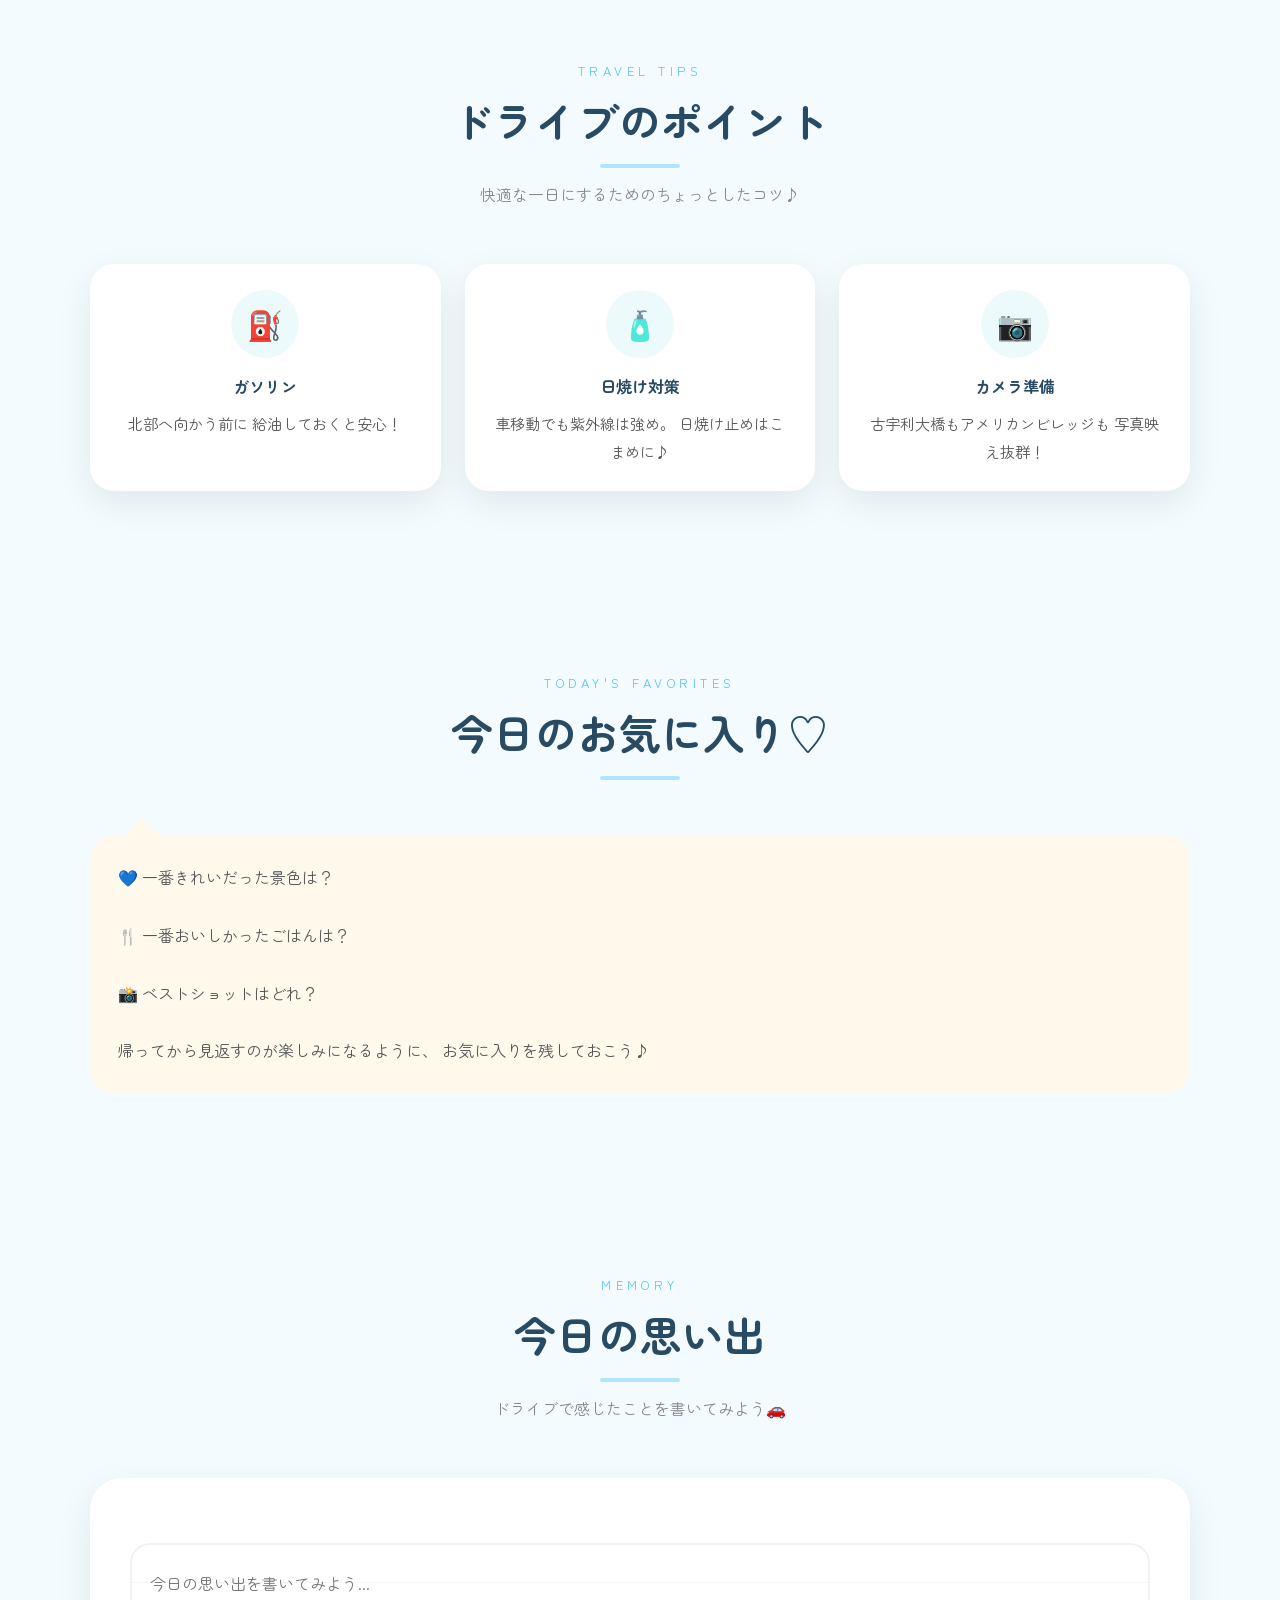
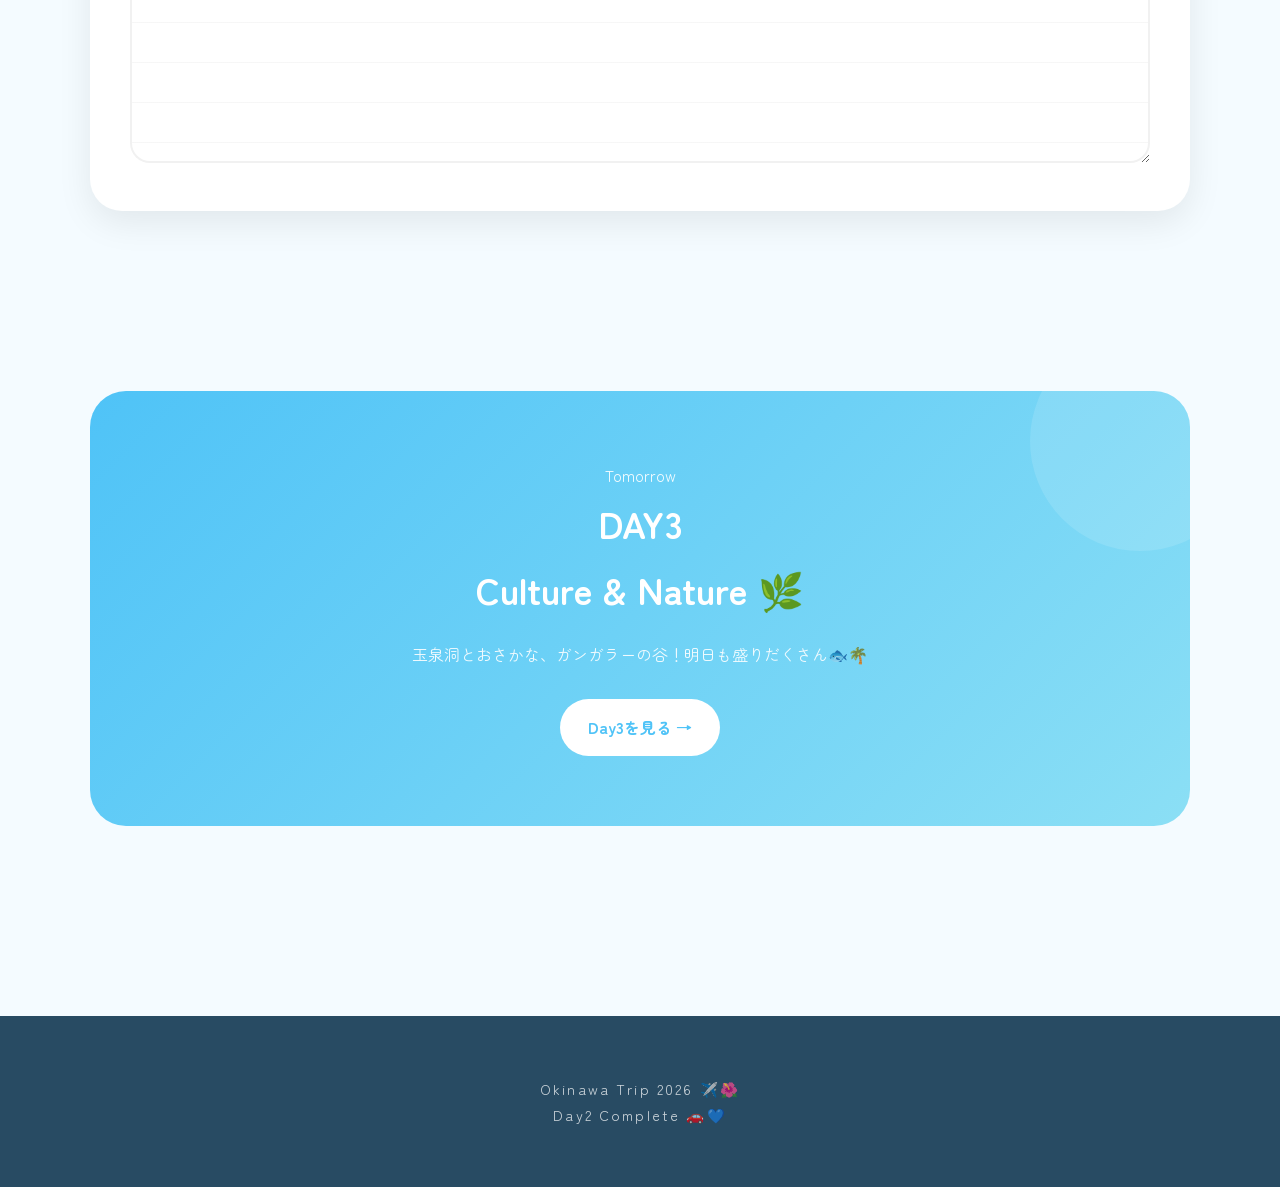
<file: day2.html>
<!DOCTYPE html>
<html lang="ja">

<head>
    <meta charset="UTF-8">
    <meta name="viewport" content="width=device-width, initial-scale=1.0">
    <title>Day2｜North Okinawa Drive</title>
    <link rel="stylesheet" href="style.css">
</head>

<body class="day2">
    <!-- ==========================
         HERO
    =========================== -->
    <header class="hero" style="background-image:url('Background/day2.jpg');">
        <div class="hero-inner">
            <nav class="trip-nav">
                <a href="index.html">🏠 HOME</a>
                <a href="day1.html">DAY1</a>
                <a href="day2.html">DAY2</a>
                <a href="day3.html">DAY3</a>
                <a href="day4.html">DAY4</a>
                <a href="day5.html">DAY5</a>
                <a href="day6.html">DAY6</a>
            </nav>
            <span class="hero-day">
                🌊 DAY 2
            </span>
            <h1>
                North Okinawa<br>
                Drive
            </h1>
            <p class="hero-sub">
                2026.06.29 Mon
            </p>
            <div class="hero-info">
                <span class="hero-chip">
                    🚗 レンタカー
                </span>
                <span class="hero-chip">
                    🌉 古宇利大橋
                </span>
                <span class="hero-chip">
                    🌴 アメリカンビレッジ
                </span>
            </div>
        </div>
    </header>
    <!-- ==========================
         TODAY'S THEME
    =========================== -->
    <section>
        <div class="container">
            <div class="section-title fade">
                <span>Today's Theme</span>
                <h2>
                    海沿いドライブを楽しもう！
                </h2>
                <p>
                    沖縄本島北部へドライブ。
                    エメラルドブルーの海を眺めながら、
                    やちむんやグルメも楽しむ一日♪
                </p>
            </div>
            <div class="pickup fade">
                <h2>
                    Today's Highlight 🌴
                </h2>
                <p>
                    ✔ 古宇利大橋を爽快ドライブ🌉<br>
                    ✔ お気に入りの器探し🍽️<br>
                    ✔ 海を見ながらガーリックシュリンプ🦐<br>
                    ✔ サンセットのアメリカンビレッジ🌅
                </p>
            </div>
        </div>
    </section>
    <!-- ==========================
         SCHEDULE
    =========================== -->
    <section>
        <div class="container">
            <div class="section-title fade">
                <span>Schedule</span>
                <h2>
                    今日のスケジュール
                </h2>
                <p>
                    ドライブしながら沖縄北部を満喫♪
                </p>
            </div>
            <div class="schedule fade">
                <div class="schedule-item">
                    <div class="schedule-time">
                        8:00
                    </div>
                    <div class="schedule-card">
                        <span class="tag">
                            Rental Car 🚗
                        </span>
                        <h3>
                            レンタカーを借りる
                        </h3>
                        <p>
                            ホテルを出発！
                            今日はいよいよ沖縄ドライブ♪（ニッポンレンタカー）
                        </p>
                    </div>
                </div>
                <div class="schedule-item">
                    <div class="schedule-time">
                        9:30～10:30
                    </div>
                    <div class="schedule-card">
                        <span class="tag">
                            Shopping 🍽️
                        </span>
                        <h3>
                            やちむんの里
                        </h3>
                        <p>
                            やちむん（沖縄の焼き物）を見ながら、
                            お気に入りのお皿探し♪
                            旅の記念になる器を見つけよう！
                        </p>
                    </div>
                </div>
                <div class="schedule-item">
                    <div class="schedule-time">
                        11:30
                    </div>
                    <div class="schedule-card">
                        <span class="tag">
                            Scenic Spot 🌉
                        </span>
                        <h3>
                            古宇利大橋
                        </h3>
                        <p>
                            沖縄屈指の絶景スポット。
                            海の上を走る爽快感を楽しもう！
                        </p>
                    </div>
                </div>
                <div class="schedule-item">
                    <div class="schedule-time">
                        12:00
                    </div>
                    <div class="schedule-card">
                        <span class="tag">
                            Lunch 🦐
                        </span>
                        <h3>
                            ガーリックシュリンプ
                        </h3>
                        <p>
                            海を眺めながらランチ♪
                            沖縄らしいリゾート気分を満喫。<br></br>
                            <a href="https://lovesokinawa.co.jp/" target="_blank" rel="noopener noreferrer">
                                KOURI SHRIMP
                            </a>
                        </p>
                    </div>
                </div>
                <div class="schedule-item">
                    <div class="schedule-time">
                        13:00〜15:00
                    </div>
                    <div class="schedule-card">
                        <span class="tag">
                            Beach 🌊
                        </span>
                        <h3>
                            古宇利ビーチ
                        </h3>
                        <p>
                            海遊びや写真撮影をしながら、沖縄の海を楽しもう🪼
                        </p>
                    </div>
                </div>
                <div class="schedule-item">
                    <div class="schedule-time">
                        16:30
                    </div>
                    <div class="schedule-card">
                        <span class="tag">
                            Sunset 🌴
                        </span>
                        <h3>
                            アメリカンビレッジ
                        </h3>
                        <p>
                            カラフルな街並みを散策♪
                            ショッピングやカフェ巡りも楽しもう。
                        </p>
                    </div>
                </div>
                <div class="schedule-item">
                    <div class="schedule-time">
                        19:00
                    </div>
                    <div class="schedule-card">
                        <span class="tag">
                            Gourmet 🍔
                        </span>
                        <h3>
                            Sandbox Burgers
                        </h3>
                        <p>
                            沖縄の雰囲気を味わいながら、グルメバーガーを食べよう♪
                        </p>
                    </div>
                </div>
                <div class="schedule-item">
                    <div class="schedule-time">
                        21:00
                    </div>
                    <div class="schedule-card">
                        <span class="tag">
                            Hotel 🏨
                        </span>
                        <h3>
                            ホテルへ戻る
                        </h3>
                        <p>
                            明日に備えて
                            ゆっくり休もう🌙
                        </p>
                    </div>
                </div>
            </div>
        </div>
    </section>
    <!-- ==========================
         TODAY'S GOURMET
    =========================== -->
    <section>
        <div class="container">
            <div class="section-title fade">
                <span>Today's Gourmet</span>
                <h2>
                    今日の楽しみグルメ
                </h2>
                <p>
                    海と一緒に味わいたい沖縄グルメ✨
                </p>
            </div>
            <div class="gourmet fade">
                <div class="gourmet-card">
                    <img src="Background/shrimp.jpg" alt="ガーリックシュリンプ">
                    <div class="gourmet-body">
                        <h3>
                            🦐 ガーリックシュリンプ
                        </h3>
                        <p>
                            香ばしいガーリックの香り！
                            海辺ランチにぴったり♪
                        </p>
                    </div>
                </div>
                <div class="gourmet-card">
                    <img src="Background/zenzai.jpg" alt="沖縄ぜんざい">
                    <div class="gourmet-body">
                        <h3>
                            🍧 沖縄ぜんざい
                        </h3>
                        <p>
                            暑い沖縄で食べたい、
                            ひんやりご褒美スイーツ♡
                        </p>
                    </div>
                </div>
                <div class="gourmet-card">
                    <img src="Background/hamburger.jpg" alt="ハンバーガー">
                    <div class="gourmet-body">
                        <h3>
                            🍔 沖縄バーガー
                        </h3>
                        <p>
                            アメリカンビレッジならでは！
                            ボリューム満点の人気グルメ♪
                        </p>
                    </div>
                </div>
            </div>
        </div>
    </section>
    <!-- ==========================
         PHOTO SPOT
    =========================== -->
    <section>
        <div class="container">
            <div class="section-title fade">
                <div class="photo-grid fade">

                    <div class="photo-card">

                        <div class="photo-placeholder">
                            <span>📷 Coming Soon</span>
                        </div>

                        <div class="photo-body">
                            <h3>🌊 DAY2 Memories</h3>

                            <p>
                                古宇利大橋とアメリカンビレッジの
                                ベストショットを追加予定📷
                            </p>
                        </div>

                    </div>

                </div>
            </div>
        </div>
    </section>
    <!-- ==========================
         TRAVEL TIPS
    =========================== -->
    <section>
        <div class="container">
            <div class="section-title fade">
                <span>Travel Tips</span>
                <h2>
                    ドライブのポイント
                </h2>
                <p>
                    快適な一日にするためのちょっとしたコツ♪
                </p>
            </div>
            <div class="info-box fade">
                <div class="info-item">
                    <div class="icon">
                        ⛽
                    </div>
                    <h4>
                        ガソリン
                    </h4>
                    <p>
                        北部へ向かう前に
                        給油しておくと安心！
                    </p>
                </div>
                <div class="info-item">
                    <div class="icon">
                        🧴
                    </div>
                    <h4>
                        日焼け対策
                    </h4>
                    <p>
                        車移動でも紫外線は強め。
                        日焼け止めはこまめに♪
                    </p>
                </div>
                <div class="info-item">
                    <div class="icon">
                        📷
                    </div>
                    <h4>
                        カメラ準備
                    </h4>
                    <p>
                        古宇利大橋もアメリカンビレッジも
                        写真映え抜群！
                    </p>
                </div>
            </div>
        </div>
    </section>
    <!-- ==========================
         TODAY'S FAVORITES
    =========================== -->
    <section>
        <div class="container">
            <div class="section-title fade">
                <span>Today's Favorites</span>
                <h2>
                    今日のお気に入り♡
                </h2>
            </div>
            <div class="balloon fade">
                <p>
                    💙 一番きれいだった景色は？<br><br>
                    🍴 一番おいしかったごはんは？<br><br>
                    📸 ベストショットはどれ？<br><br>
                    帰ってから見返すのが楽しみになるように、
                    お気に入りを残しておこう♪
                </p>
            </div>
        </div>
    </section>
    <!-- ==========================
         MEMORY
    =========================== -->
    <section>
        <div class="container">
            <div class="section-title fade">
                <span>Memory</span>
                <h2>
                    今日の思い出
                </h2>
                <p>
                    ドライブで感じたことを書いてみよう🚗
                </p>
            </div>
            <div class="memory fade">
                <textarea placeholder="今日の思い出を書いてみよう..."></textarea>
            </div>
        </div>
    </section>
    <!-- ==========================
         NEXT DAY
    =========================== -->
    <section>
        <div class="container">
            <div class="next-day fade">
                <p>
                    Tomorrow
                </p>
                <h2>
                    DAY3<br>
                    Culture & Nature 🌿
                </h2>
                <p>
                    玉泉洞とおさかな、ガンガラーの谷！明日も盛りだくさん🐟🌴
                </p>
                <a href="day3.html" class="button">
                    Day3を見る →
                </a>
            </div>
        </div>
    </section>
    <footer>
        <p>
            Okinawa Trip 2026 ✈️🌺<br>
            Day2 Complete 🚗💙
        </p>
    </footer>
    <script src="script.js"></script>
</body>

</html>
</file>
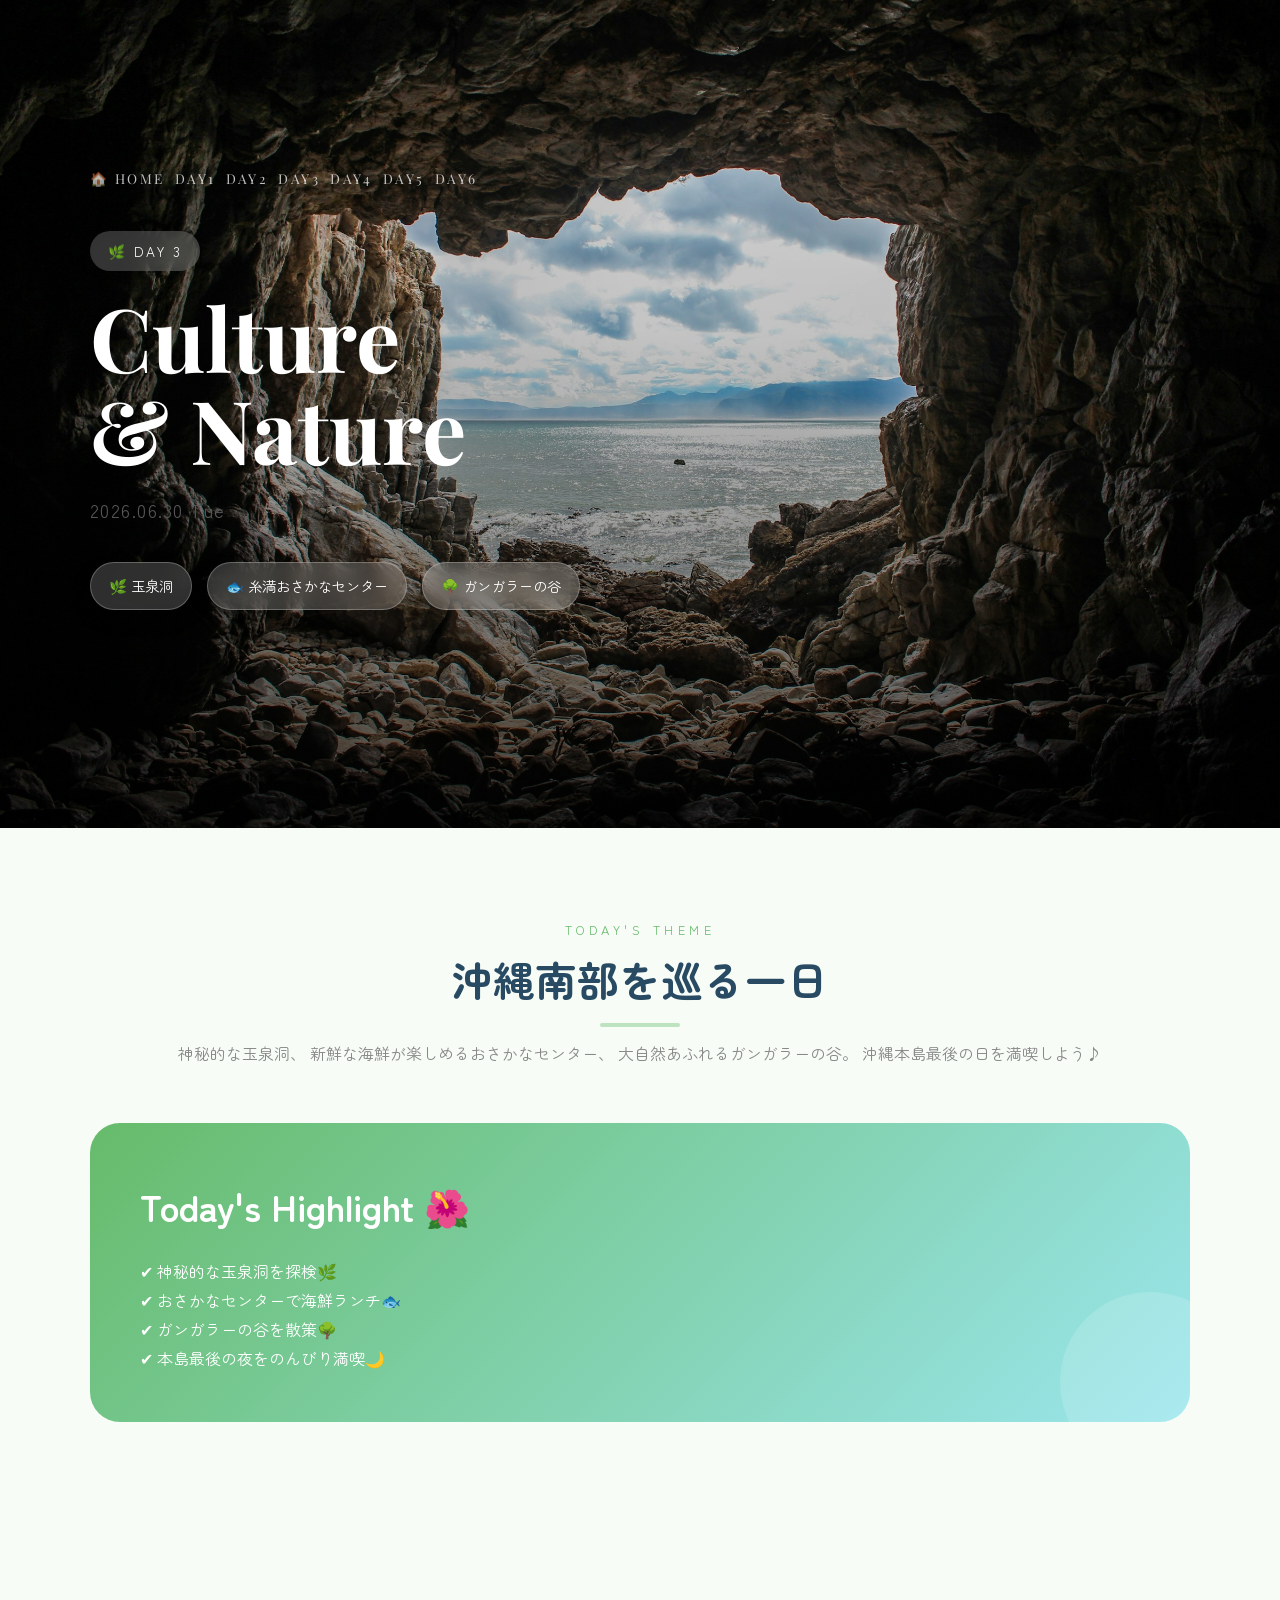
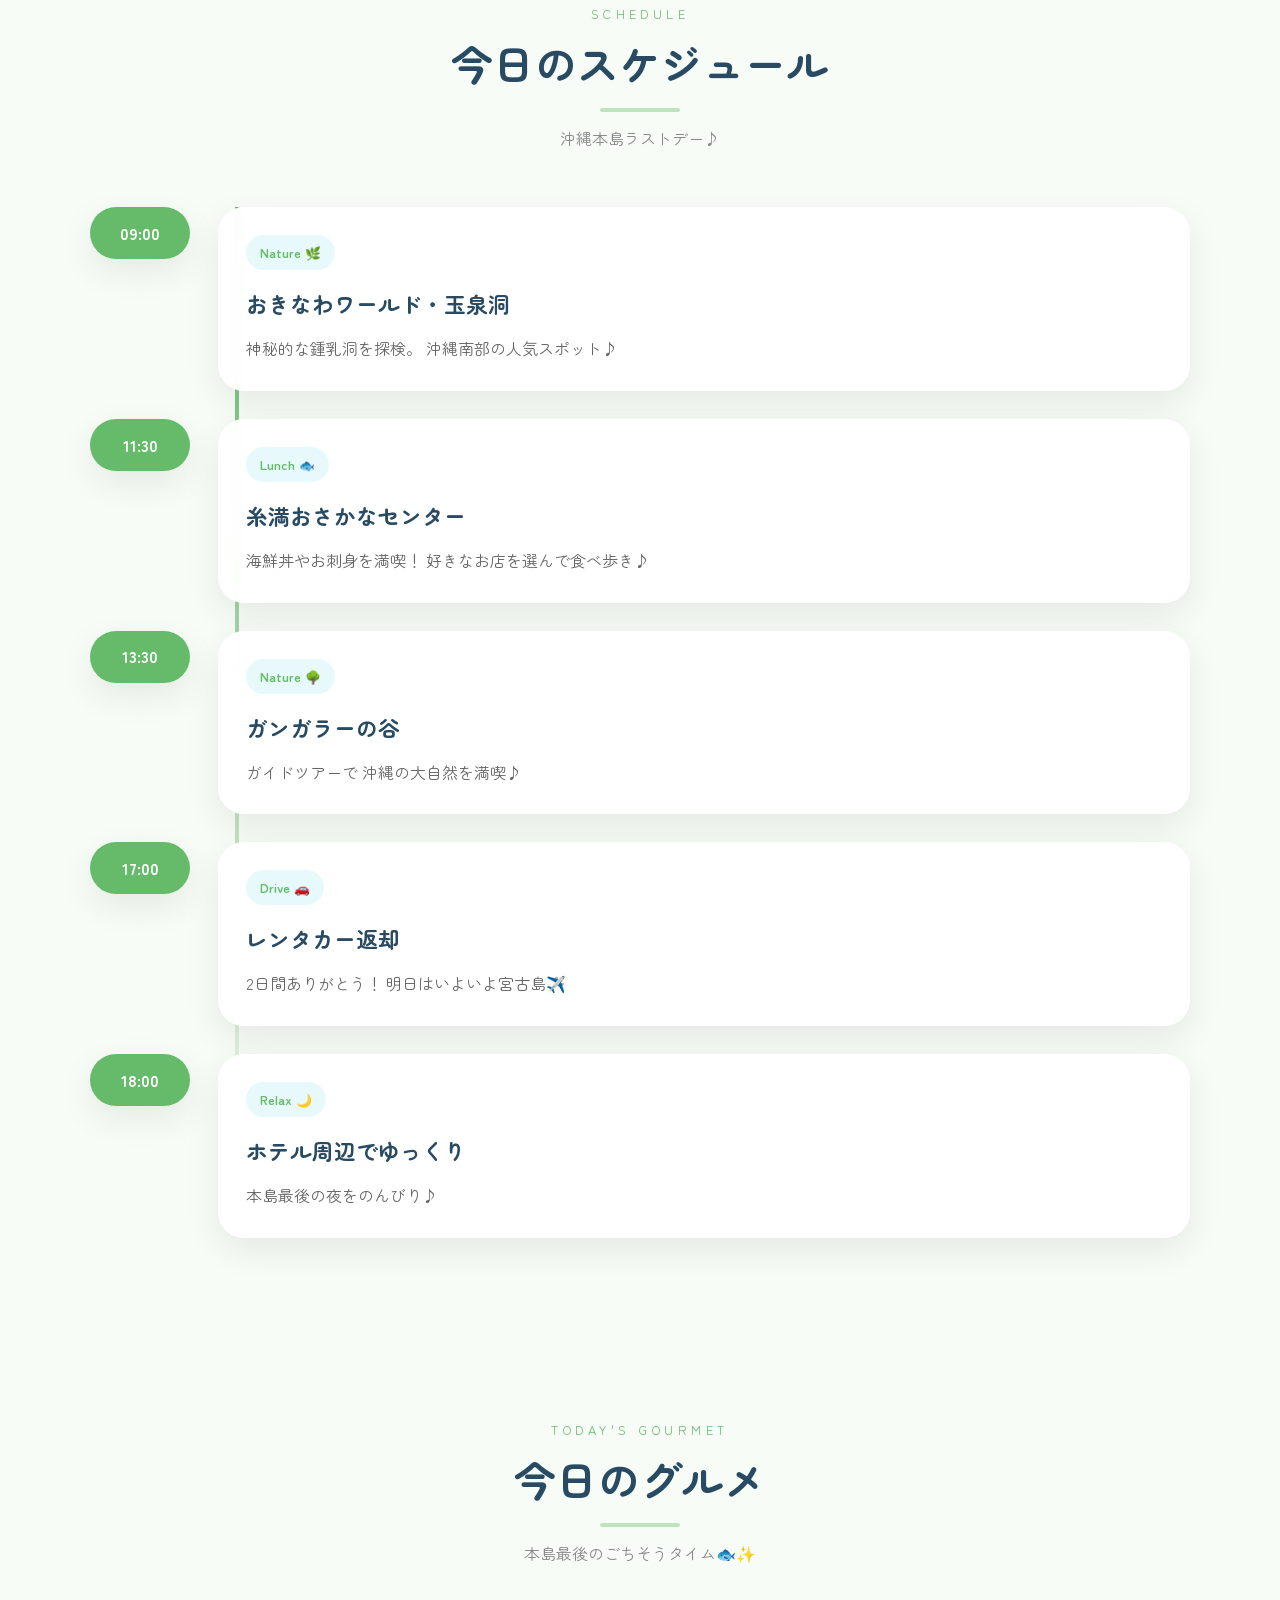
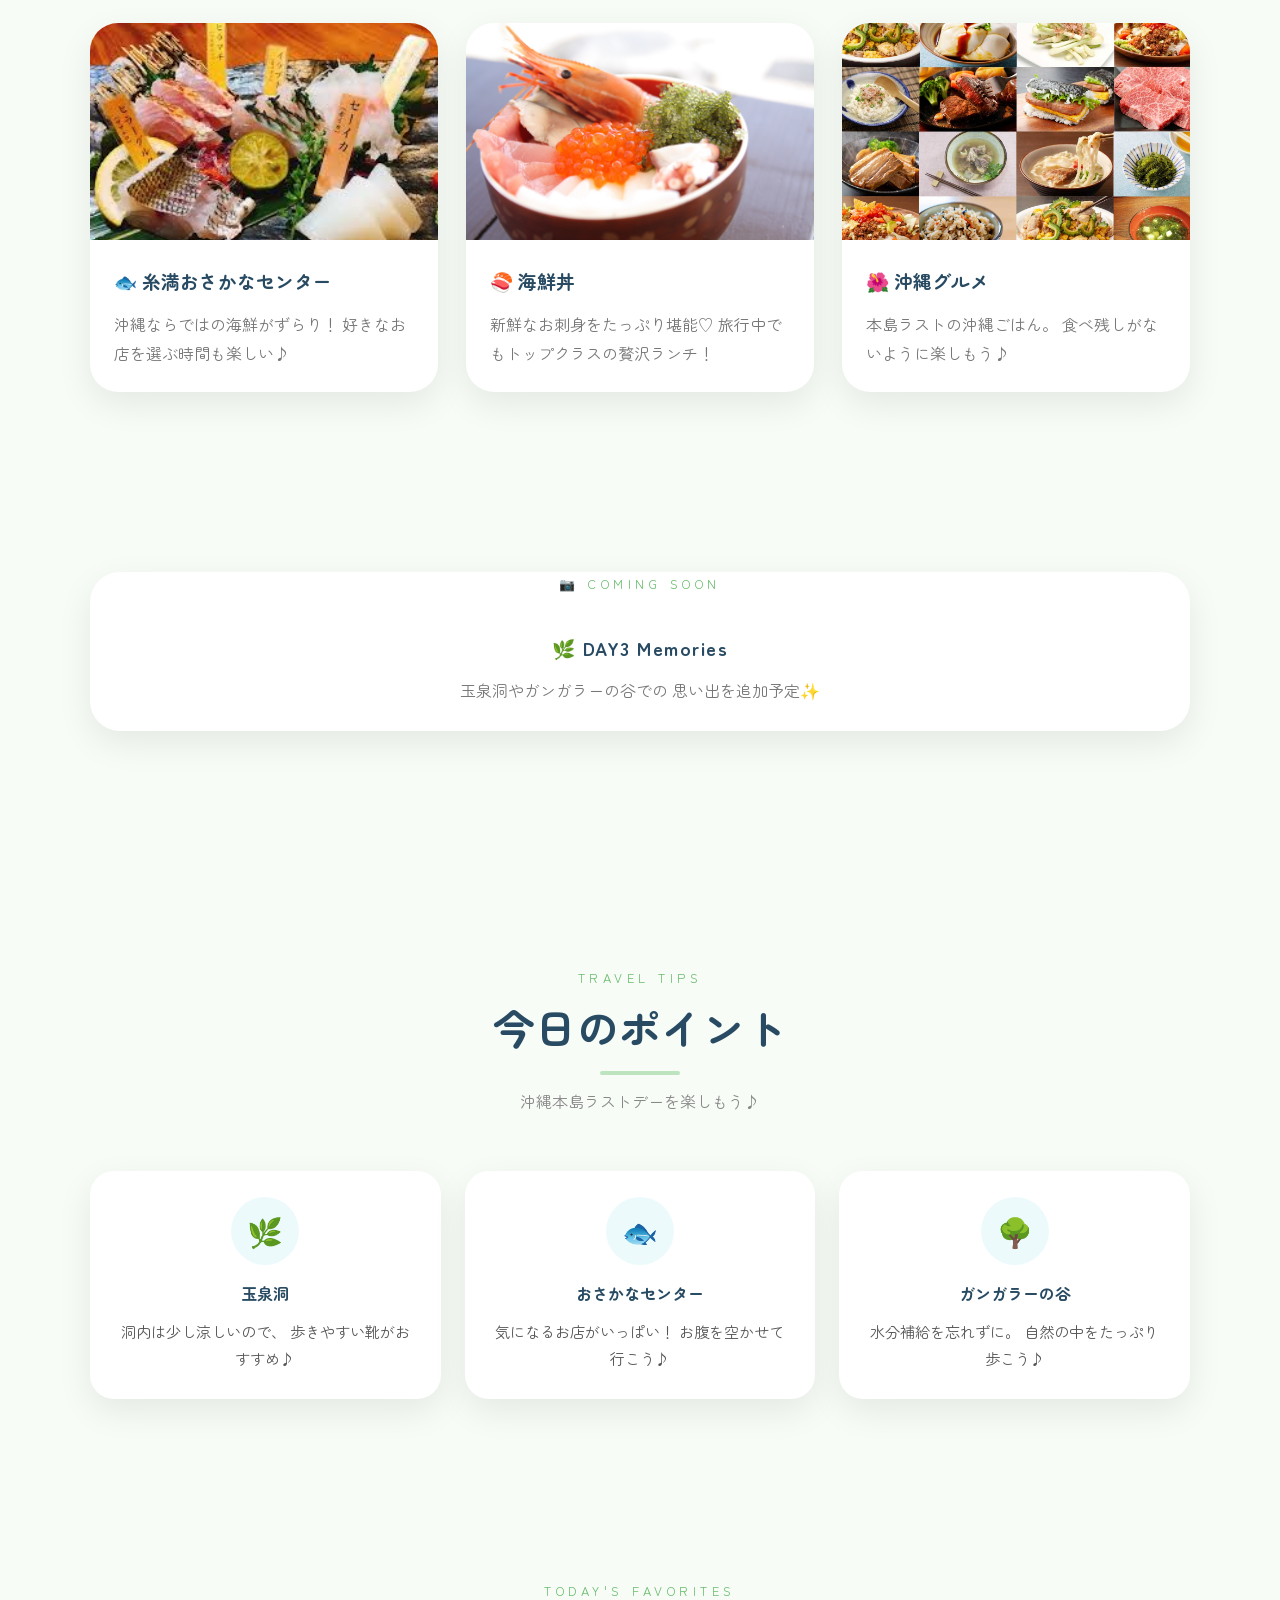
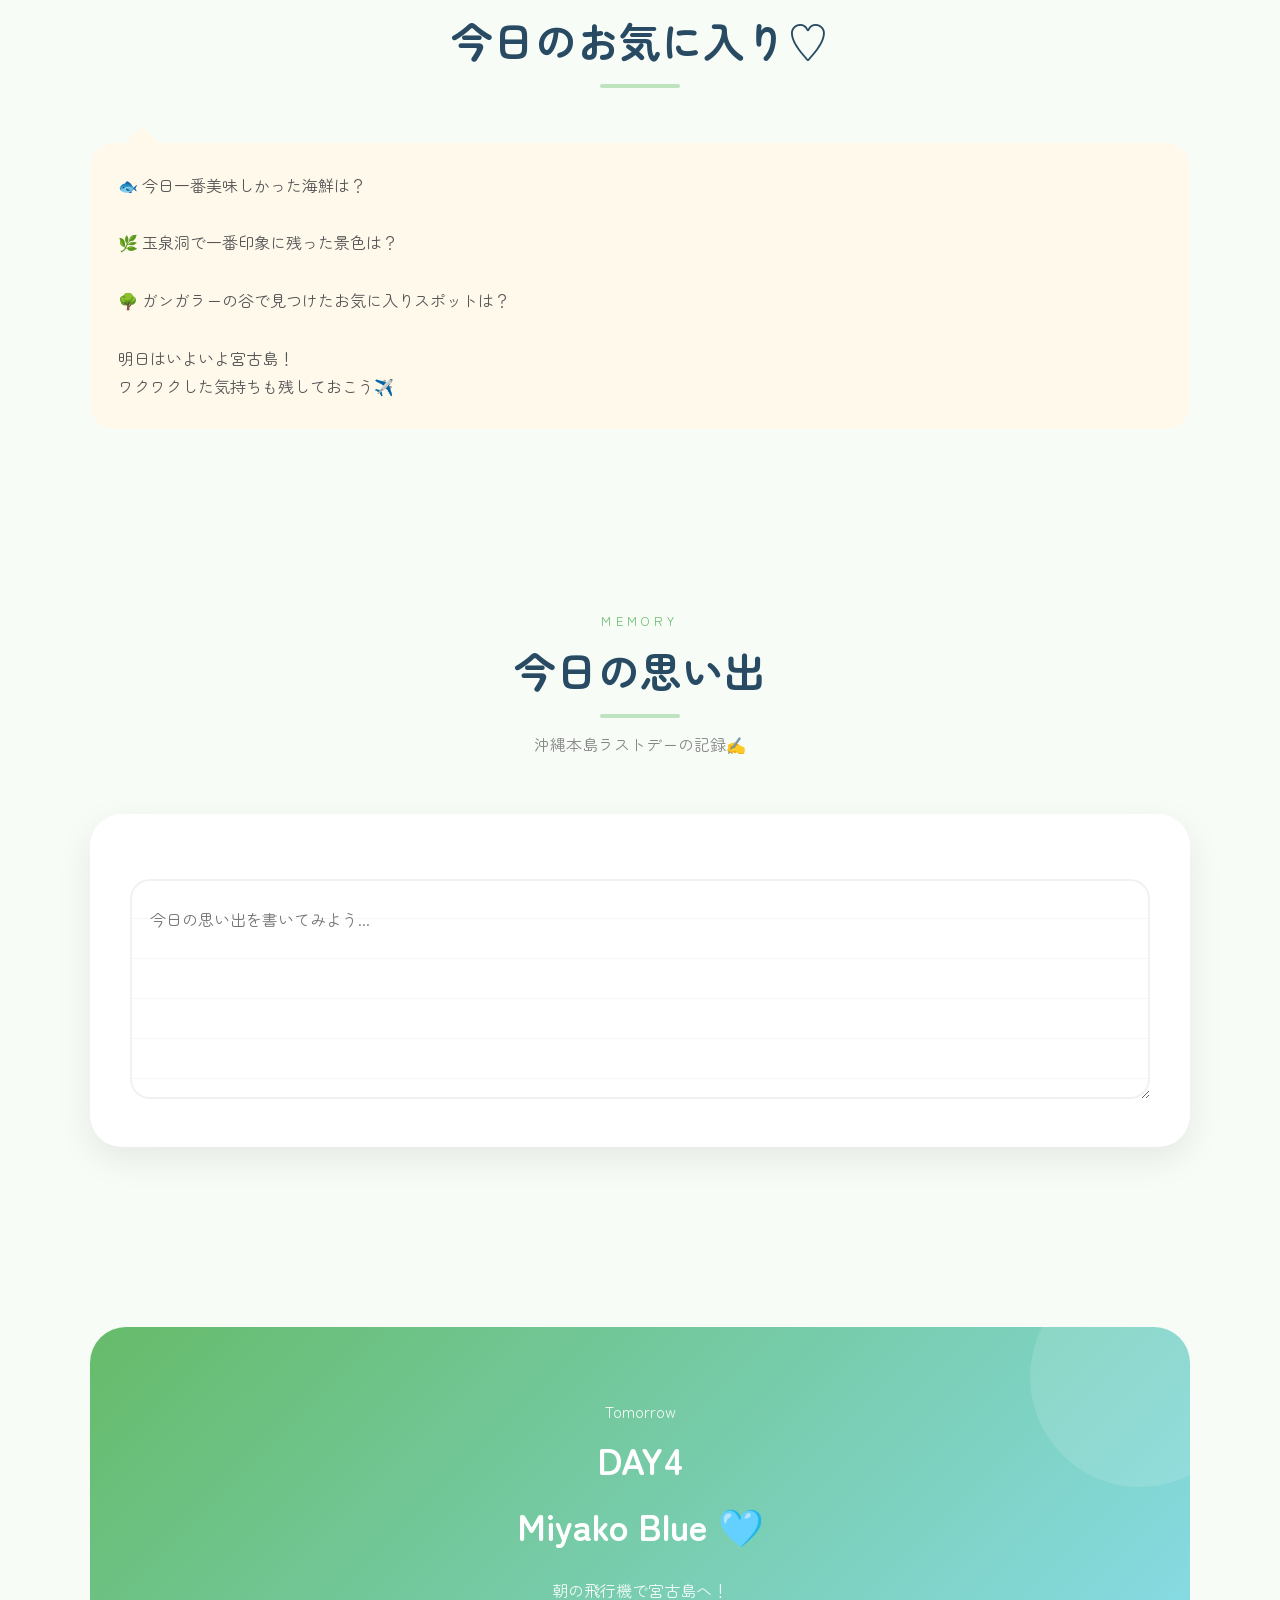
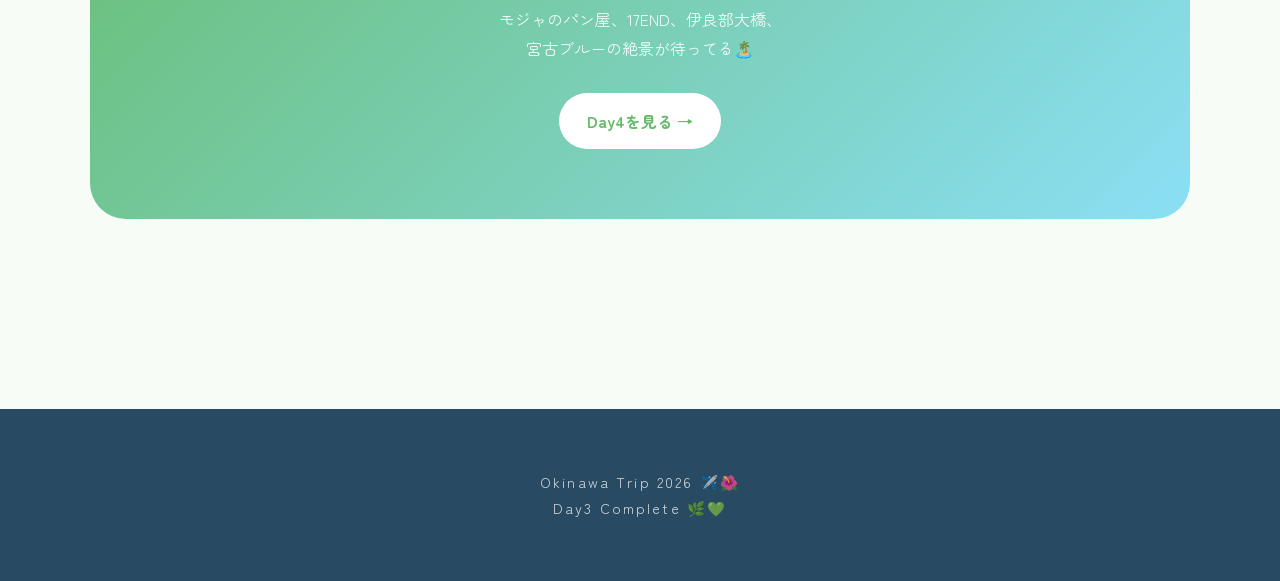
<file: day3.html>
<!DOCTYPE html>
<html lang="ja">

<head>
    <meta charset="UTF-8">
    <meta name="viewport" content="width=device-width, initial-scale=1.0">
    <title>Day3｜Culture & Nature</title>
    <link rel="stylesheet" href="style.css">
</head>

<body class="day3">
    <!-- ==========================
         HERO
    =========================== -->
    <header class="hero" style="background-image:url('Background/day3.jpg');">
        <div class="hero-inner">
            <nav class="trip-nav">
                <a href="index.html">🏠 HOME</a>
                <a href="day1.html">DAY1</a>
                <a href="day2.html">DAY2</a>
                <a href="day3.html">DAY3</a>
                <a href="day4.html">DAY4</a>
                <a href="day5.html">DAY5</a>
                <a href="day6.html">DAY6</a>
            </nav>
            <span class="hero-day">
                🌿 DAY 3
            </span>
            <h1>
                Culture<br>
                & Nature
            </h1>
            <p class="hero-sub">
                2026.06.30 Tue
            </p>
            <div class="hero-info">
                <span class="hero-chip">
                    🌿 玉泉洞
                </span>
                <span class="hero-chip">
                    🐟 糸満おさかなセンター
                </span>
                <span class="hero-chip">
                    🌳 ガンガラーの谷
                </span>
            </div>
        </div>
    </header>
    <!-- ==========================
         TODAY'S THEME
    =========================== -->
    <section>
        <div class="container">
            <div class="section-title fade">
                <span>Today's Theme</span>
                <h2>
                    沖縄南部を巡る一日
                </h2>
                <p>
                    神秘的な玉泉洞、
                    新鮮な海鮮が楽しめるおさかなセンター、
                    大自然あふれるガンガラーの谷。
                    沖縄本島最後の日を満喫しよう♪
                </p>
            </div>
            <div class="pickup fade">
                <h2>
                    Today's Highlight 🌺
                </h2>
                <p>
                    ✔ 神秘的な玉泉洞を探検🌿<br>
                    ✔ おさかなセンターで海鮮ランチ🐟<br>
                    ✔ ガンガラーの谷を散策🌳<br>
                    ✔ 本島最後の夜をのんびり満喫🌙
                </p>
            </div>
        </div>
    </section>
    <!-- ==========================
         SCHEDULE
    =========================== -->
    <section>
        <div class="container">
            <div class="section-title fade">
                <span>Schedule</span>
                <h2>
                    今日のスケジュール
                </h2>
                <p>
                    沖縄本島ラストデー♪
                </p>
            </div>
            <div class="schedule fade">
                <div class="schedule-item">
                    <div class="schedule-time">
                        09:00
                    </div>
                    <div class="schedule-card">
                        <span class="tag">
                            Nature 🌿
                        </span>
                        <h3>
                            おきなわワールド・玉泉洞
                        </h3>
                        <p>
                            神秘的な鍾乳洞を探検。
                            沖縄南部の人気スポット♪
                        </p>
                    </div>
                </div>
                <div class="schedule-item">
                    <div class="schedule-time">
                        11:30
                    </div>
                    <div class="schedule-card">
                        <span class="tag">
                            Lunch 🐟
                        </span>
                        <h3>
                            糸満おさかなセンター
                        </h3>
                        <p>
                            海鮮丼やお刺身を満喫！
                            好きなお店を選んで食べ歩き♪
                        </p>
                    </div>
                </div>
                <div class="schedule-item">
                    <div class="schedule-time">
                        13:30
                    </div>
                    <div class="schedule-card">
                        <span class="tag">
                            Nature 🌳
                        </span>
                        <h3>
                            ガンガラーの谷
                        </h3>
                        <p>
                            ガイドツアーで
                            沖縄の大自然を満喫♪
                        </p>
                    </div>
                </div>
                <div class="schedule-item">
                    <div class="schedule-time">
                        17:00
                    </div>
                    <div class="schedule-card">
                        <span class="tag">
                            Drive 🚗
                        </span>
                        <h3>
                            レンタカー返却
                        </h3>
                        <p>
                            2日間ありがとう！
                            明日はいよいよ宮古島✈️
                        </p>
                    </div>
                </div>
                <div class="schedule-item">
                    <div class="schedule-time">
                        18:00
                    </div>
                    <div class="schedule-card">
                        <span class="tag">
                            Relax 🌙
                        </span>
                        <h3>
                            ホテル周辺でゆっくり
                        </h3>
                        <p>
                            本島最後の夜をのんびり♪
                        </p>
                    </div>
                </div>
            </div>
        </div>
    </section>
    <!-- ==========================
         TODAY'S GOURMET
    =========================== -->
    <section>
        <div class="container">
            <div class="section-title fade">
                <span>Today's Gourmet</span>
                <h2>
                    今日のグルメ
                </h2>
                <p>
                    本島最後のごちそうタイム🐟✨
                </p>
            </div>
            <div class="gourmet fade">
                <div class="gourmet-card">
                    <img src="Background/fish.jpg" alt="おさかなセンター">
                    <div class="gourmet-body">
                        <h3>
                            🐟 糸満おさかなセンター
                        </h3>
                        <p>
                            沖縄ならではの海鮮がずらり！
                            好きなお店を選ぶ時間も楽しい♪
                        </p>
                    </div>
                </div>
                <div class="gourmet-card">
                    <img src="Background/kaisendon.jpg" alt="海鮮丼">
                    <div class="gourmet-body">
                        <h3>
                            🍣 海鮮丼
                        </h3>
                        <p>
                            新鮮なお刺身をたっぷり堪能♡
                            旅行中でもトップクラスの贅沢ランチ！
                        </p>
                    </div>
                </div>
                <div class="gourmet-card">
                    <img src="Background/okinawa_gourmet.jpg" alt="沖縄グルメ">
                    <div class="gourmet-body">
                        <h3>
                            🌺 沖縄グルメ
                        </h3>
                        <p>
                            本島ラストの沖縄ごはん。
                            食べ残しがないように楽しもう♪
                        </p>
                    </div>
                </div>
            </div>
        </div>
    </section>
    <!-- ==========================
         PHOTO SPOT
    =========================== -->
    <section>
        <div class="container">
            <div class="section-title fade">
                <div class="photo-grid fade">

                    <div class="photo-card">

                        <div class="photo-placeholder">
                            <span>📷 Coming Soon</span>
                        </div>

                        <div class="photo-body">
                            <h3>🌿 DAY3 Memories</h3>

                            <p>
                                玉泉洞やガンガラーの谷での
                                思い出を追加予定✨
                            </p>
                        </div>

                    </div>

                </div>
            </div>
        </div>
    </section>
    <!-- ==========================
         TRAVEL TIPS
    =========================== -->
    <section>
        <div class="container">
            <div class="section-title fade">
                <span>Travel Tips</span>
                <h2>
                    今日のポイント
                </h2>
                <p>
                    沖縄本島ラストデーを楽しもう♪
                </p>
            </div>
            <div class="info-box fade">
                <div class="info-item">
                    <div class="icon">
                        🌿
                    </div>
                    <h4>
                        玉泉洞
                    </h4>
                    <p>
                        洞内は少し涼しいので、
                        歩きやすい靴がおすすめ♪
                    </p>
                </div>
                <div class="info-item">
                    <div class="icon">
                        🐟
                    </div>
                    <h4>
                        おさかなセンター
                    </h4>
                    <p>
                        気になるお店がいっぱい！
                        お腹を空かせて行こう♪
                    </p>
                </div>
                <div class="info-item">
                    <div class="icon">
                        🌳
                    </div>
                    <h4>
                        ガンガラーの谷
                    </h4>
                    <p>
                        水分補給を忘れずに。
                        自然の中をたっぷり歩こう♪
                    </p>
                </div>
            </div>
        </div>
    </section>
    <!-- ==========================
         TODAY'S FAVORITES
    =========================== -->
    <section>
        <div class="container">
            <div class="section-title fade">
                <span>Today's Favorites</span>
                <h2>
                    今日のお気に入り♡
                </h2>
            </div>
            <div class="balloon fade">
                <p>
                    🐟 今日一番美味しかった海鮮は？<br><br>
                    🌿 玉泉洞で一番印象に残った景色は？<br><br>
                    🌳 ガンガラーの谷で見つけたお気に入りスポットは？<br><br>
                    明日はいよいよ宮古島！<br>
                    ワクワクした気持ちも残しておこう✈️
                </p>
            </div>
        </div>
    </section>
    <!-- ==========================
         MEMORY
    =========================== -->
    <section>
        <div class="container">
            <div class="section-title fade">
                <span>Memory</span>
                <h2>
                    今日の思い出
                </h2>
                <p>
                    沖縄本島ラストデーの記録✍️
                </p>
            </div>
            <div class="memory fade">
                <textarea placeholder="今日の思い出を書いてみよう..."></textarea>
            </div>
        </div>
    </section>
    <!-- ==========================
         NEXT DAY
    =========================== -->
    <section>
        <div class="container">
            <div class="next-day fade">
                <p>
                    Tomorrow
                </p>
                <h2>
                    DAY4<br>
                    Miyako Blue 🩵
                </h2>
                <p>
                    朝の飛行機で宮古島へ！<br>
                    モジャのパン屋、17END、伊良部大橋、<br>
                    宮古ブルーの絶景が待ってる🏝️
                </p>
                <a href="day4.html" class="button">
                    Day4を見る →
                </a>
            </div>
        </div>
    </section>
    <footer>
        <p>
            Okinawa Trip 2026 ✈️🌺<br>
            Day3 Complete 🌿💚
        </p>
    </footer>
    <script src="script.js"></script>
</body>

</html>
</file>
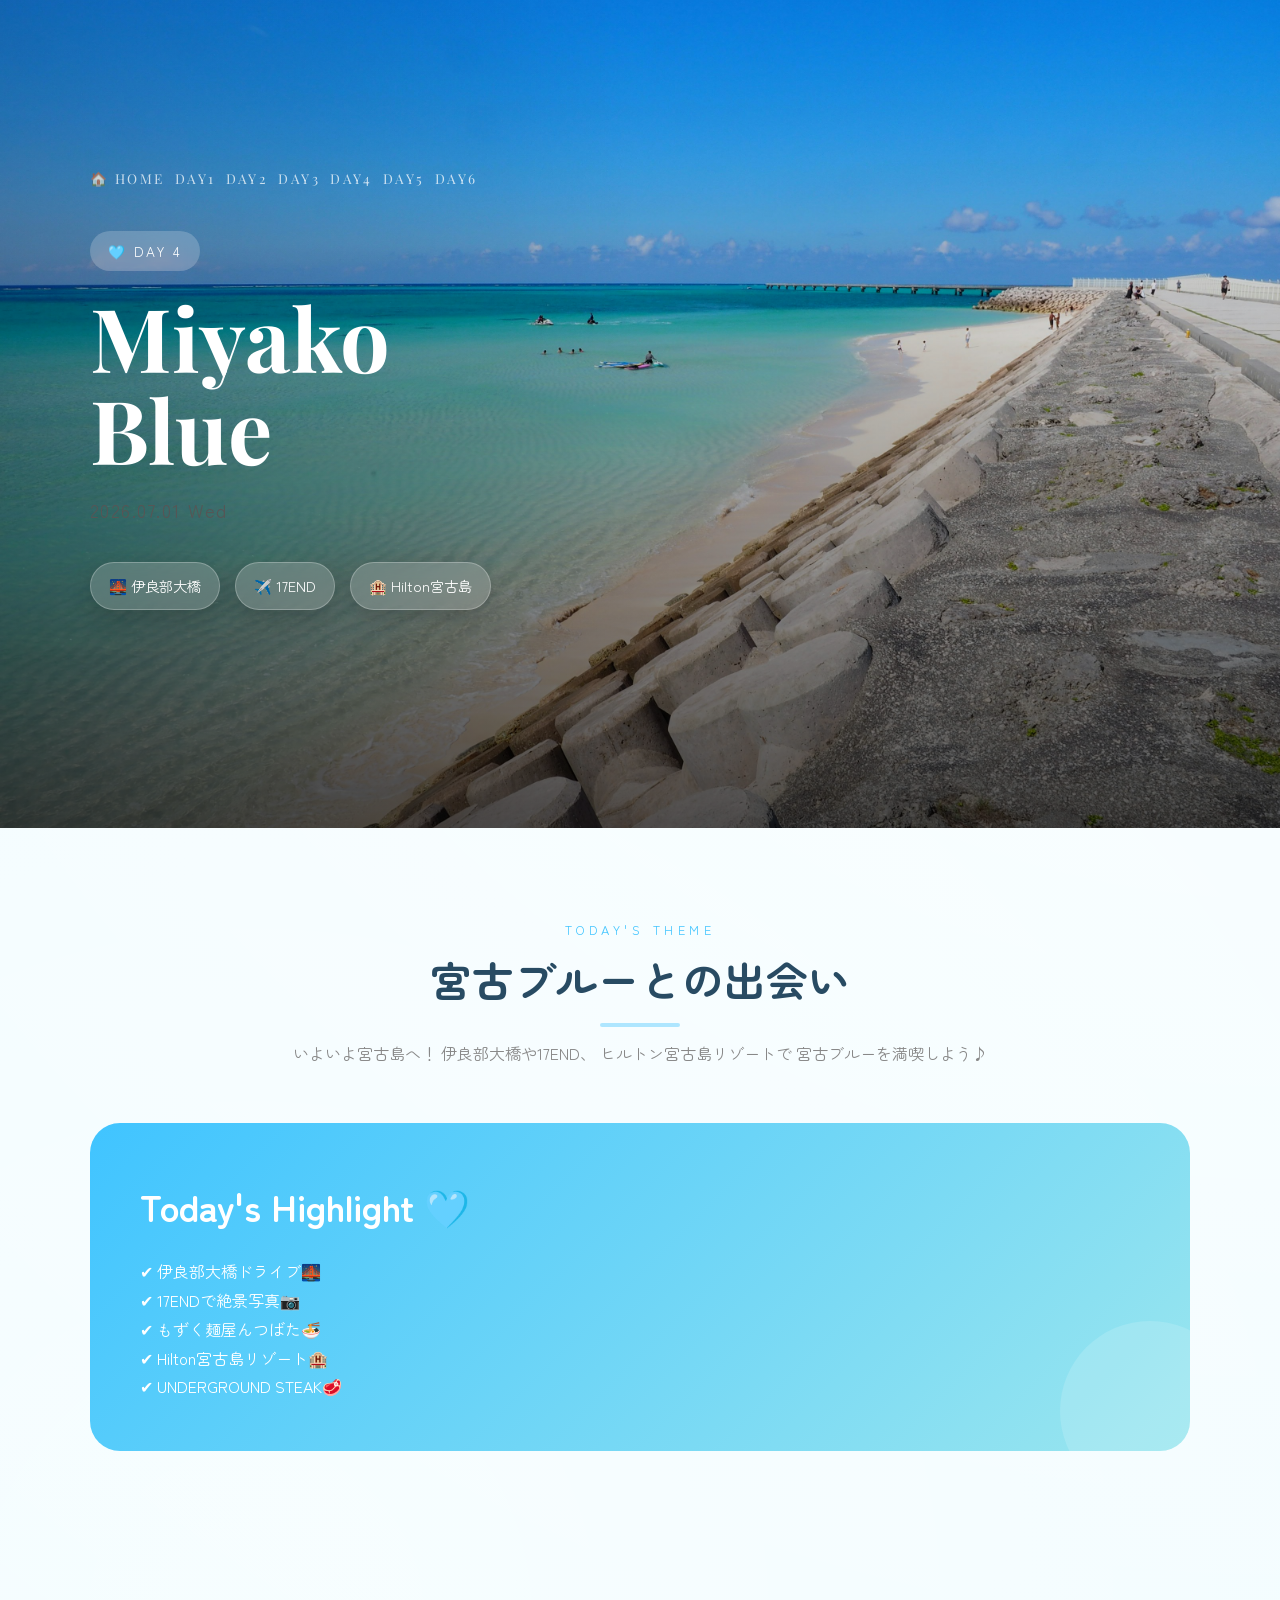
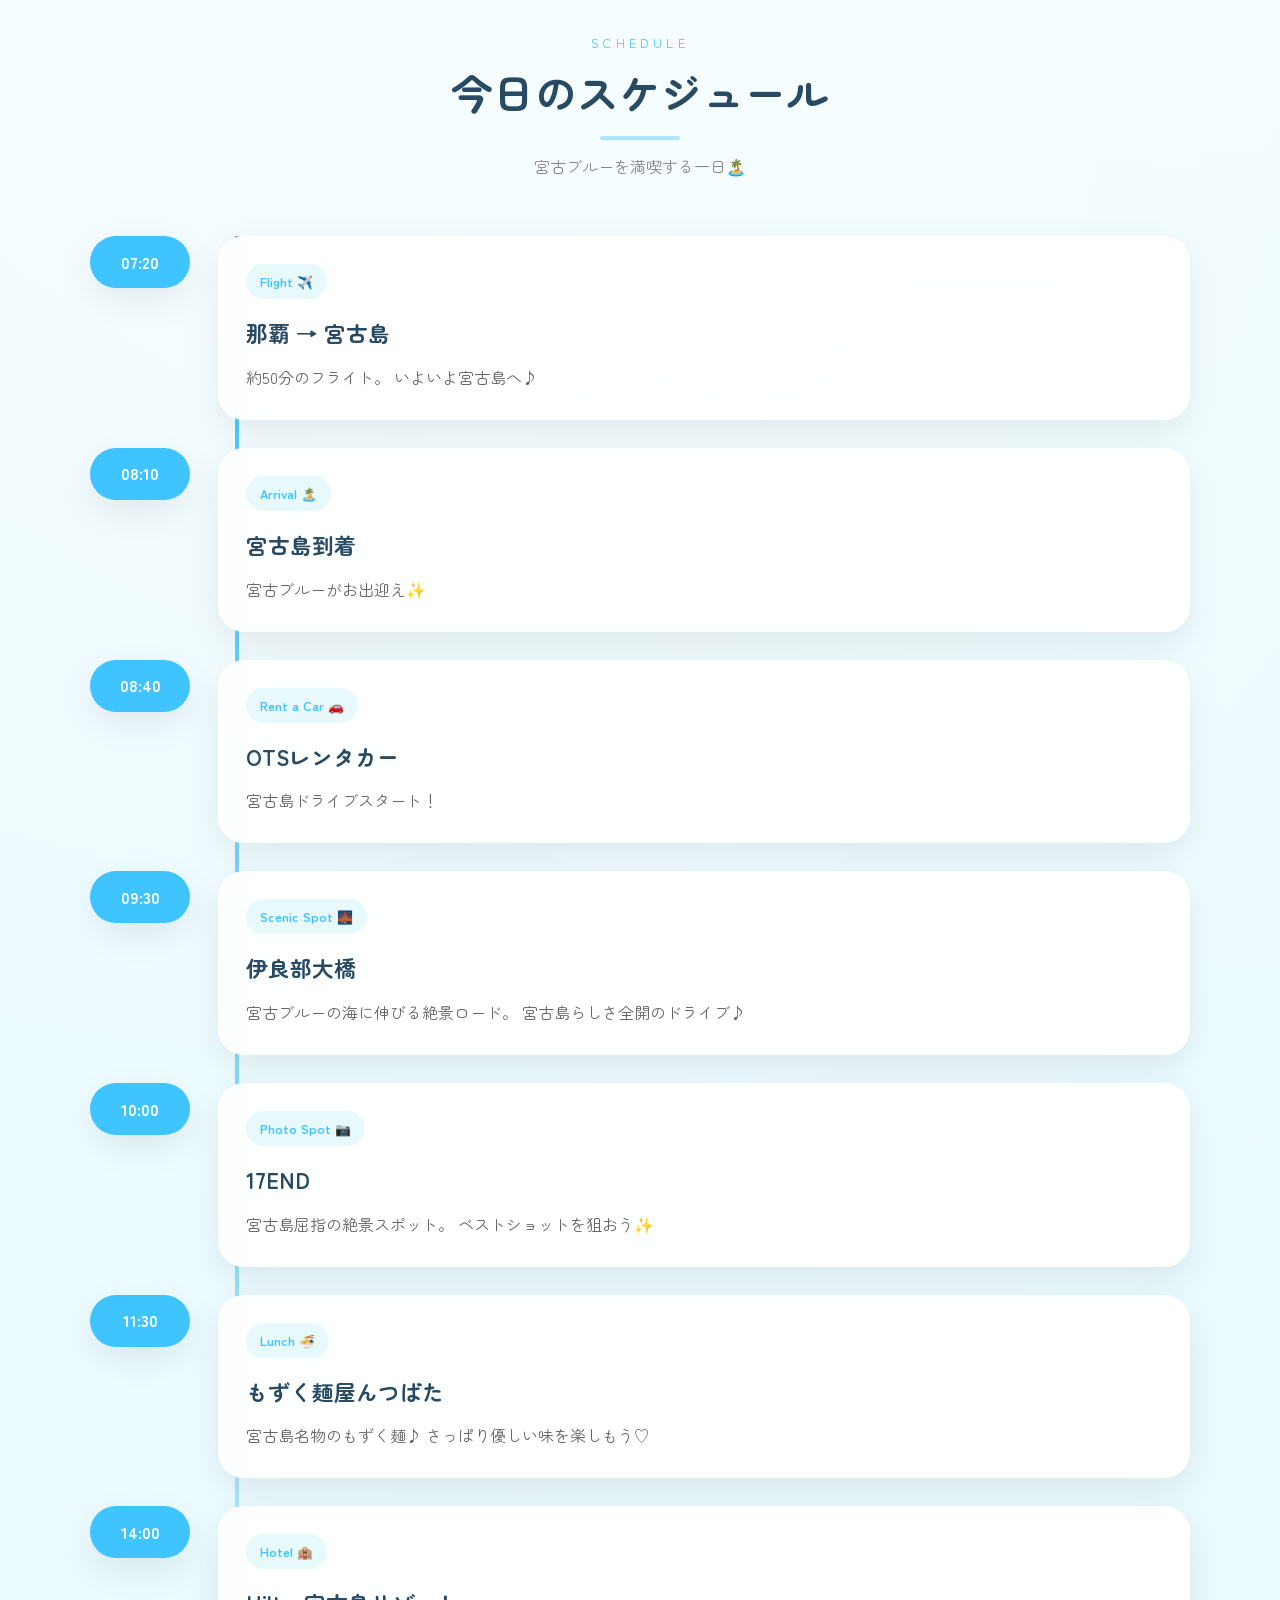
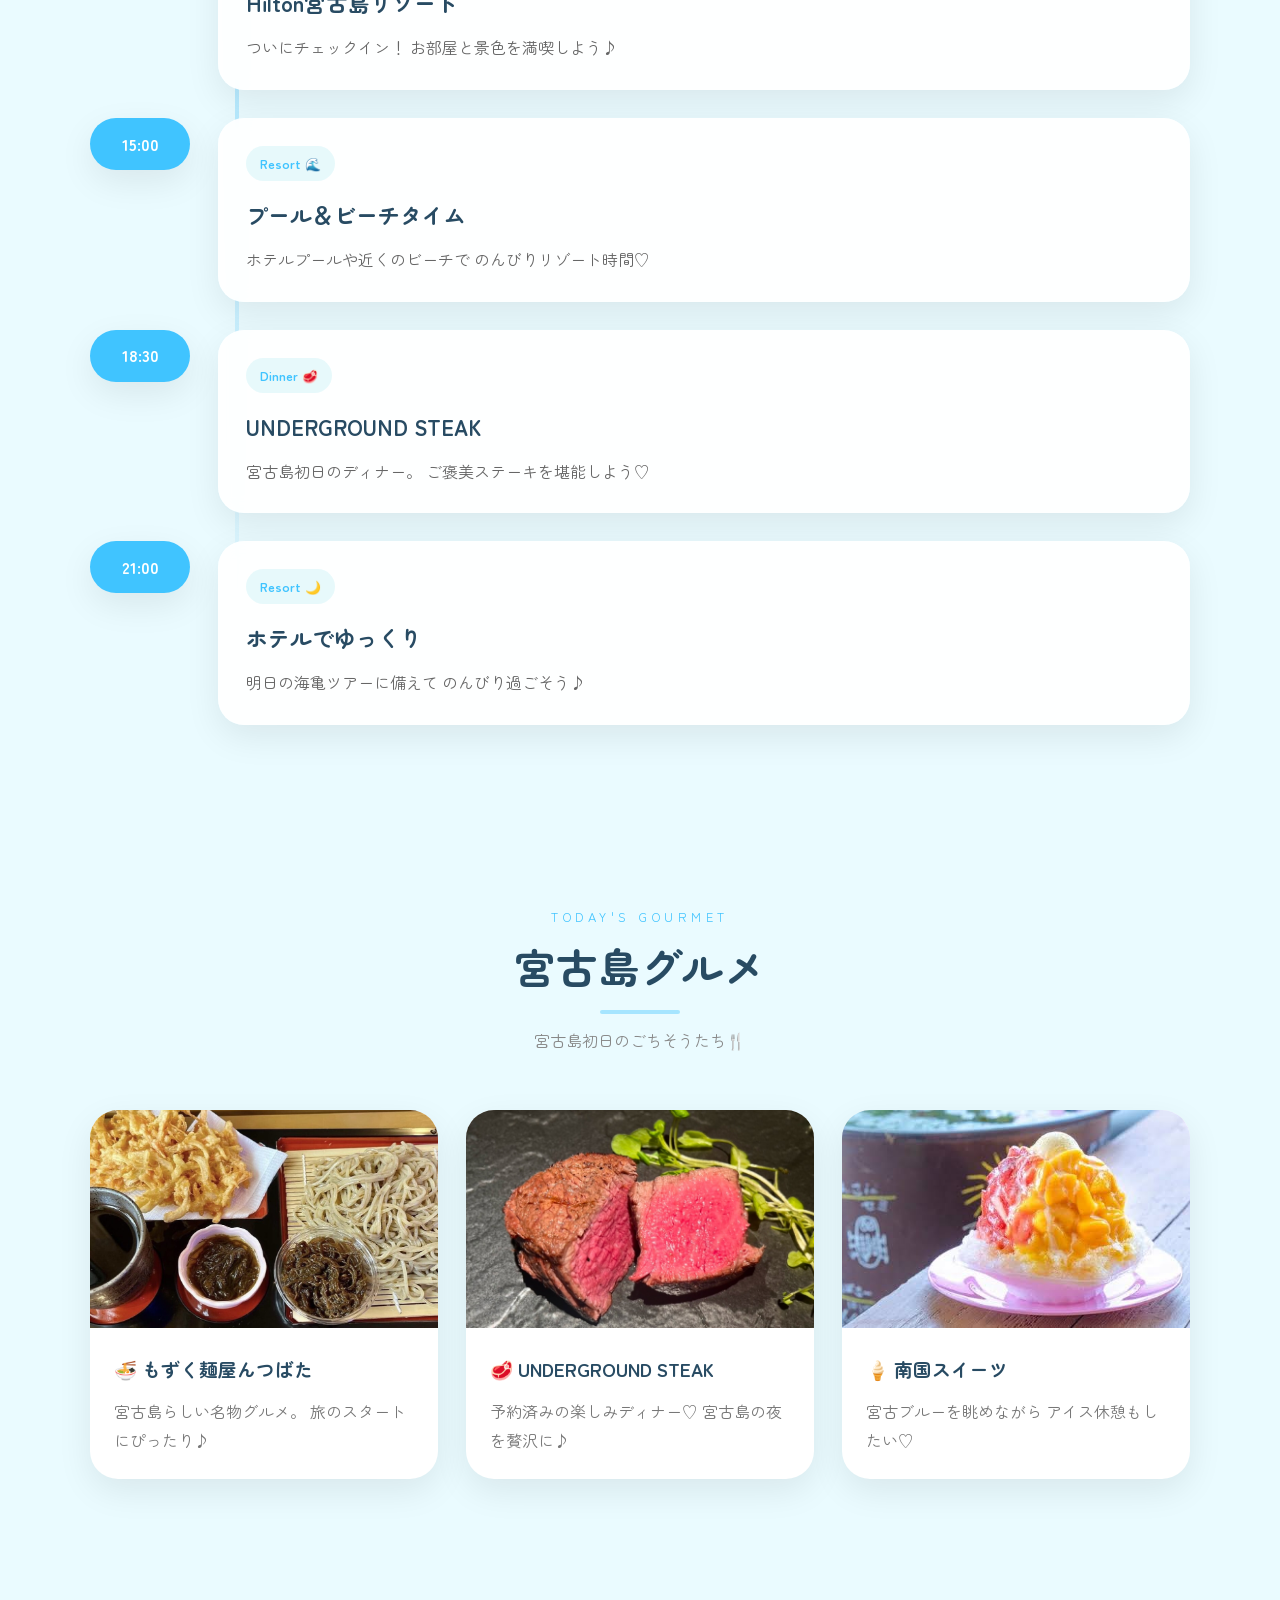
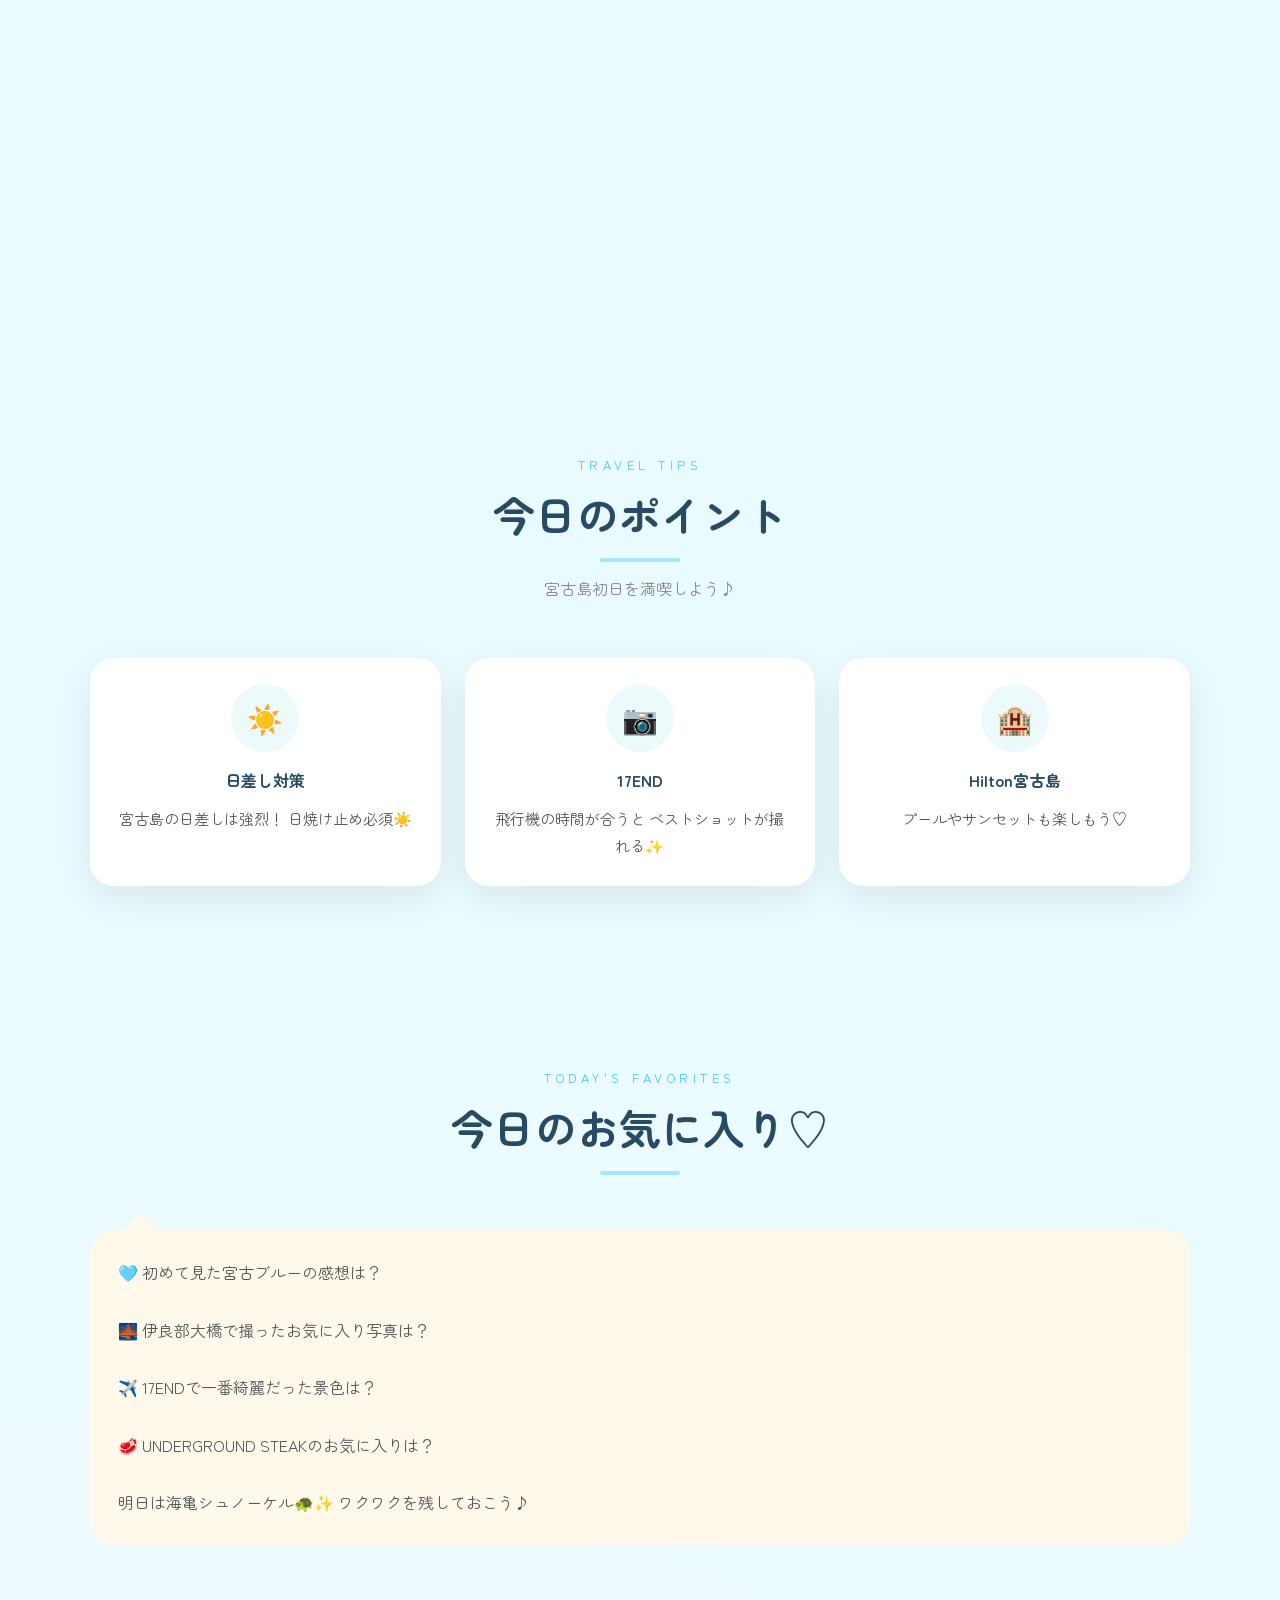
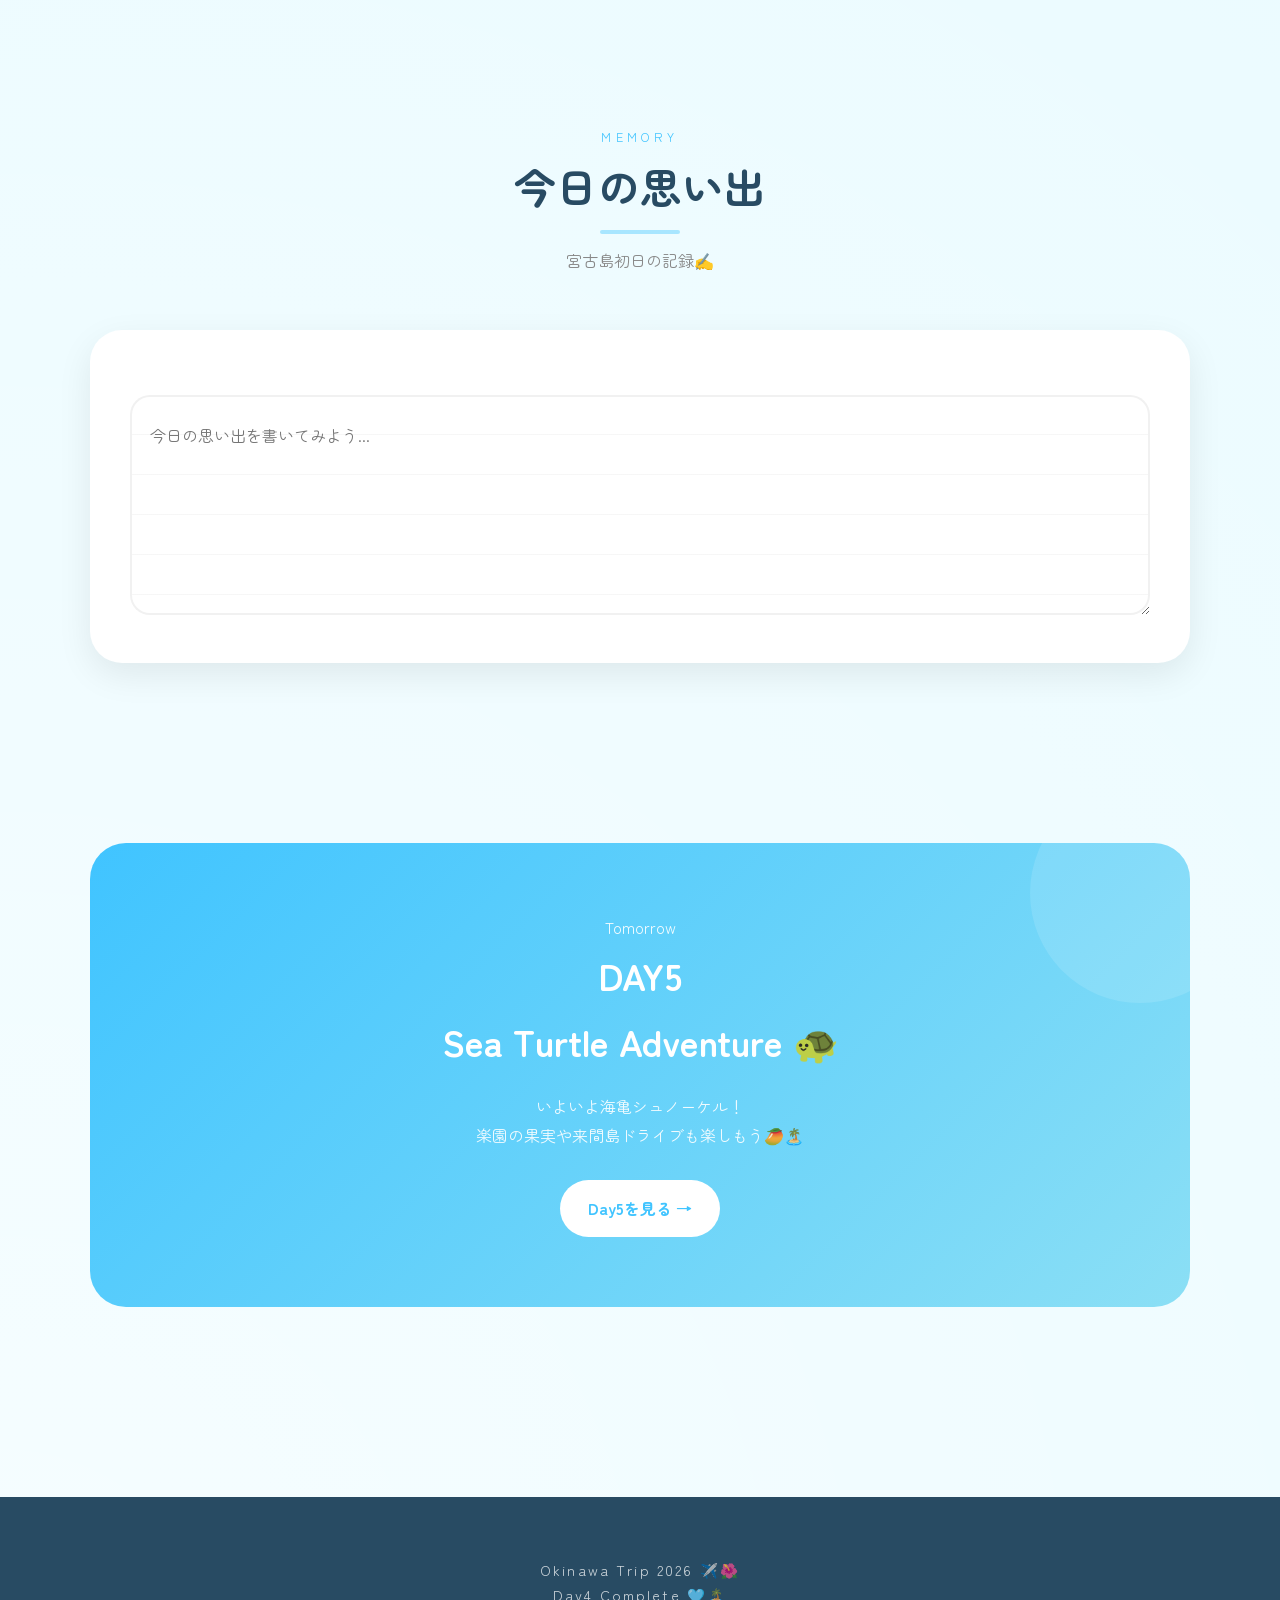
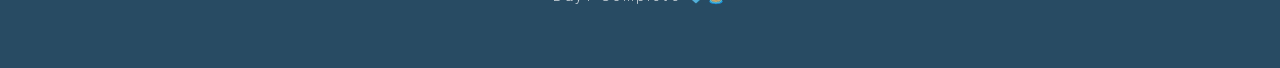
<file: day4.html>
<!DOCTYPE html>
<html lang="ja">

<head>
    <meta charset="UTF-8">
    <meta name="viewport" content="width=device-width, initial-scale=1.0">
    <title>Day4｜Miyako Blue</title>
    <link rel="stylesheet" href="style.css">
</head>

<body class="day4">
    <!-- ==========================
         HERO
    =========================== -->
    <header class="hero" style="background-image:url('Background/day4.jpg');">
        <div class="hero-inner">
            <nav class="trip-nav">
                <a href="index.html">🏠 HOME</a>
                <a href="day1.html">DAY1</a>
                <a href="day2.html">DAY2</a>
                <a href="day3.html">DAY3</a>
                <a href="day4.html">DAY4</a>
                <a href="day5.html">DAY5</a>
                <a href="day6.html">DAY6</a>
            </nav>
            <span class="hero-day">
                🩵 DAY 4
            </span>
            <h1>
                Miyako<br>
                Blue
            </h1>
            <p class="hero-sub">
                2026.07.01 Wed
            </p>
            <div class="hero-info">
                <span class="hero-chip">
                    🌉 伊良部大橋
                </span>
                <span class="hero-chip">
                    ✈️ 17END
                </span>
                <span class="hero-chip">
                    🏨 Hilton宮古島
                </span>
            </div>
        </div>
    </header>
    <!-- ==========================
         TODAY'S THEME
    =========================== -->
    <section>
        <div class="container">
            <div class="section-title fade">
                <span>Today's Theme</span>
                <h2>
                    宮古ブルーとの出会い
                </h2>
                <p>
                    いよいよ宮古島へ！
                    伊良部大橋や17END、
                    ヒルトン宮古島リゾートで
                    宮古ブルーを満喫しよう♪
                </p>
            </div>
            <div class="pickup fade">
                <h2>
                    Today's Highlight 🩵
                </h2>
                <p>
                    ✔ 伊良部大橋ドライブ🌉<br>
                    ✔ 17ENDで絶景写真📷<br>
                    ✔ もずく麺屋んつばた🍜<br>
                    ✔ Hilton宮古島リゾート🏨<br>
                    ✔ UNDERGROUND STEAK🥩
                </p>
            </div>
        </div>
    </section>
    <!-- ==========================
         SCHEDULE
    =========================== -->
    <section>
        <div class="container">
            <div class="section-title fade">
                <span>Schedule</span>
                <h2>
                    今日のスケジュール
                </h2>
                <p>
                    宮古ブルーを満喫する一日🏝️
                </p>
            </div>
            <div class="schedule fade">
                <div class="schedule-item">
                    <div class="schedule-time">
                        07:20
                    </div>
                    <div class="schedule-card">
                        <span class="tag">
                            Flight ✈️
                        </span>
                        <h3>
                            那覇 → 宮古島
                        </h3>
                        <p>
                            約50分のフライト。
                            いよいよ宮古島へ♪
                        </p>
                    </div>
                </div>
                <div class="schedule-item">
                    <div class="schedule-time">
                        08:10
                    </div>
                    <div class="schedule-card">
                        <span class="tag">
                            Arrival 🏝️
                        </span>
                        <h3>
                            宮古島到着
                        </h3>
                        <p>
                            宮古ブルーがお出迎え✨
                        </p>
                    </div>
                </div>
                <div class="schedule-item">
                    <div class="schedule-time">
                        08:40
                    </div>
                    <div class="schedule-card">
                        <span class="tag">
                            Rent a Car 🚗
                        </span>
                        <h3>
                            OTSレンタカー
                        </h3>
                        <p>
                            宮古島ドライブスタート！
                        </p>
                    </div>
                </div>
                <div class="schedule-item">
                    <div class="schedule-time">
                        09:30
                    </div>
                    <div class="schedule-card">
                        <span class="tag">
                            Scenic Spot 🌉
                        </span>
                        <h3>
                            伊良部大橋
                        </h3>
                        <p>
                            宮古ブルーの海に伸びる絶景ロード。
                            宮古島らしさ全開のドライブ♪
                        </p>
                    </div>
                </div>
                <div class="schedule-item">
                    <div class="schedule-time">
                        10:00
                    </div>
                    <div class="schedule-card">
                        <span class="tag">
                            Photo Spot 📷
                        </span>
                        <h3>
                            17END
                        </h3>
                        <p>
                            宮古島屈指の絶景スポット。
                            ベストショットを狙おう✨
                        </p>
                    </div>
                </div>
                <div class="schedule-item">
                    <div class="schedule-time">
                        11:30
                    </div>
                    <div class="schedule-card">
                        <span class="tag">
                            Lunch 🍜
                        </span>
                        <h3>
                            もずく麺屋んつばた
                        </h3>
                        <p>
                            宮古島名物のもずく麺♪
                            さっぱり優しい味を楽しもう♡
                        </p>
                    </div>
                </div>
                <div class="schedule-item">
                    <div class="schedule-time">
                        14:00
                    </div>
                    <div class="schedule-card">
                        <span class="tag">
                            Hotel 🏨
                        </span>
                        <h3>
                            Hilton宮古島リゾート
                        </h3>
                        <p>
                            ついにチェックイン！
                            お部屋と景色を満喫しよう♪
                        </p>
                    </div>
                </div>
                <div class="schedule-item">
                    <div class="schedule-time">
                        15:00
                    </div>
                    <div class="schedule-card">
                        <span class="tag">
                            Resort 🌊
                        </span>
                        <h3>
                            プール＆ビーチタイム
                        </h3>
                        <p>
                            ホテルプールや近くのビーチで
                            のんびりリゾート時間♡
                        </p>
                    </div>
                </div>
                <div class="schedule-item">
                    <div class="schedule-time">
                        18:30
                    </div>
                    <div class="schedule-card">
                        <span class="tag">
                            Dinner 🥩
                        </span>
                        <h3>
                            UNDERGROUND STEAK
                        </h3>
                        <p>
                            宮古島初日のディナー。
                            ご褒美ステーキを堪能しよう♡
                        </p>
                    </div>
                </div>
                <div class="schedule-item">
                    <div class="schedule-time">
                        21:00
                    </div>
                    <div class="schedule-card">
                        <span class="tag">
                            Resort 🌙
                        </span>
                        <h3>
                            ホテルでゆっくり
                        </h3>
                        <p>
                            明日の海亀ツアーに備えて
                            のんびり過ごそう♪
                        </p>
                    </div>
                </div>
            </div>
        </div>
    </section>
    <!-- ==========================
         TODAY'S GOURMET
    =========================== -->
    <section>
        <div class="container">
            <div class="section-title fade">
                <span>Today's Gourmet</span>
                <h2>
                    宮古島グルメ
                </h2>
                <p>
                    宮古島初日のごちそうたち🍴
                </p>
            </div>
            <div class="gourmet fade">
                <div class="gourmet-card">
                    <img src="Background/mozuku.jpeg" alt="もずく麺">
                    <div class="gourmet-body">
                        <h3>
                            🍜 もずく麺屋んつばた
                        </h3>
                        <p>
                            宮古島らしい名物グルメ。
                            旅のスタートにぴったり♪
                        </p>
                    </div>
                </div>
                <div class="gourmet-card">
                    <img src="Background/restaurant-steak.jpg" alt="ステーキ">
                    <div class="gourmet-body">
                        <h3>
                            🥩 UNDERGROUND STEAK
                        </h3>
                        <p>
                            予約済みの楽しみディナー♡
                            宮古島の夜を贅沢に♪
                        </p>
                    </div>
                </div>
                <div class="gourmet-card">
                    <img src="Background/okinawa_sweets.jpg" alt=" 沖縄スイーツ">
                    <div class="gourmet-body">
                        <h3>
                            🍦 南国スイーツ
                        </h3>
                        <p>
                            宮古ブルーを眺めながら
                            アイス休憩もしたい♡
                        </p>
                    </div>
                </div>
            </div>
        </div>
    </section>
    <!-- ==========================
         PHOTO SPOT
    =========================== -->
    <section>
        <div class="container">
            <div class="section-title fade">
                <div class="photo-grid fade">

                    <div class="photo-card">

                        <div class="photo-placeholder">
                            <span>📷 Coming Soon</span>
                        </div>

                        <div class="photo-body">
                            <h3>🩵 DAY4 Memories</h3>

                            <p>
                                宮古ブルーに感動した瞬間を
                                ここに残そう🏝️
                            </p>
                        </div>

                    </div>

                </div>
            </div>
        </div>
    </section>
    <!-- ==========================
         TRAVEL TIPS
    =========================== -->
    <section>
        <div class="container">
            <div class="section-title fade">
                <span>Travel Tips</span>
                <h2>
                    今日のポイント
                </h2>
                <p>
                    宮古島初日を満喫しよう♪
                </p>
            </div>
            <div class="info-box fade">
                <div class="info-item">
                    <div class="icon">
                        ☀️
                    </div>
                    <h4>
                        日差し対策
                    </h4>
                    <p>
                        宮古島の日差しは強烈！
                        日焼け止め必須☀️
                    </p>
                </div>
                <div class="info-item">
                    <div class="icon">
                        📷
                    </div>
                    <h4>
                        17END
                    </h4>
                    <p>
                        飛行機の時間が合うと
                        ベストショットが撮れる✨
                    </p>
                </div>
                <div class="info-item">
                    <div class="icon">
                        🏨
                    </div>
                    <h4>
                        Hilton宮古島
                    </h4>
                    <p>
                        プールやサンセットも楽しもう♡
                    </p>
                </div>
            </div>
        </div>
    </section>
    <!-- ==========================
         TODAY'S FAVORITES
    =========================== -->
    <section>
        <div class="container">
            <div class="section-title fade">
                <span>Today's Favorites</span>
                <h2>
                    今日のお気に入り♡
                </h2>
            </div>
            <div class="balloon fade">
                <p>
                    🩵 初めて見た宮古ブルーの感想は？<br><br>
                    🌉 伊良部大橋で撮ったお気に入り写真は？<br><br>
                    ✈️ 17ENDで一番綺麗だった景色は？<br><br>
                    🥩 UNDERGROUND STEAKのお気に入りは？<br><br>
                    明日は海亀シュノーケル🐢✨
                    ワクワクを残しておこう♪
                </p>
            </div>
        </div>
    </section>
    <!-- ==========================
         MEMORY
    =========================== -->
    <section>
        <div class="container">
            <div class="section-title fade">
                <span>Memory</span>
                <h2>
                    今日の思い出
                </h2>
                <p>
                    宮古島初日の記録✍️
                </p>
            </div>
            <div class="memory fade">
                <textarea placeholder="今日の思い出を書いてみよう..."></textarea>
            </div>
        </div>
    </section>
    <!-- ==========================
         NEXT DAY
    =========================== -->
    <section>
        <div class="container">
            <div class="next-day fade">
                <p>
                    Tomorrow
                </p>
                <h2>
                    DAY5<br>
                    Sea Turtle Adventure 🐢
                </h2>
                <p>
                    いよいよ海亀シュノーケル！<br>
                    楽園の果実や来間島ドライブも楽しもう🥭🏝️
                </p>
                <a href="day5.html" class="button">
                    Day5を見る →
                </a>
            </div>
        </div>
    </section>
    <footer>
        <p>
            Okinawa Trip 2026 ✈️🌺<br>
            Day4 Complete 🩵🏝️
        </p>
    </footer>
    <script src="script.js"></script>
</body>

</html>
</file>
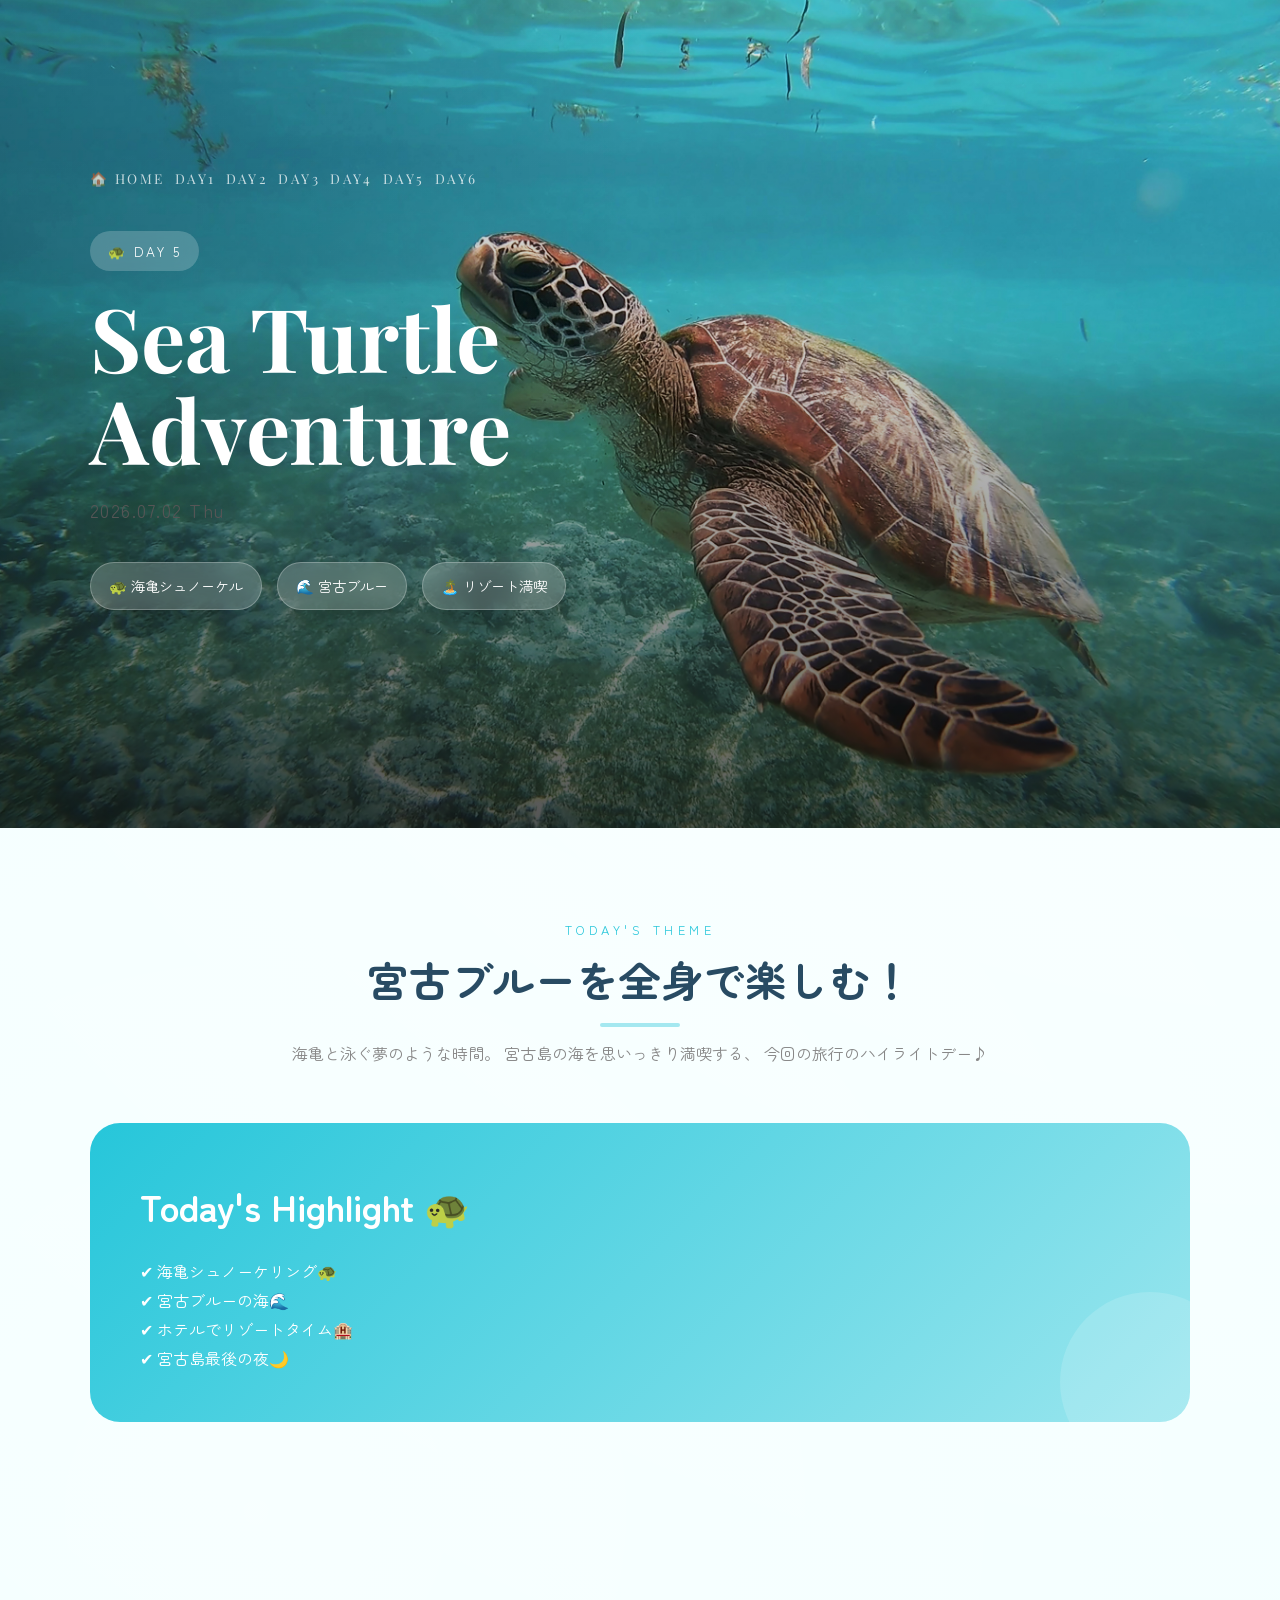
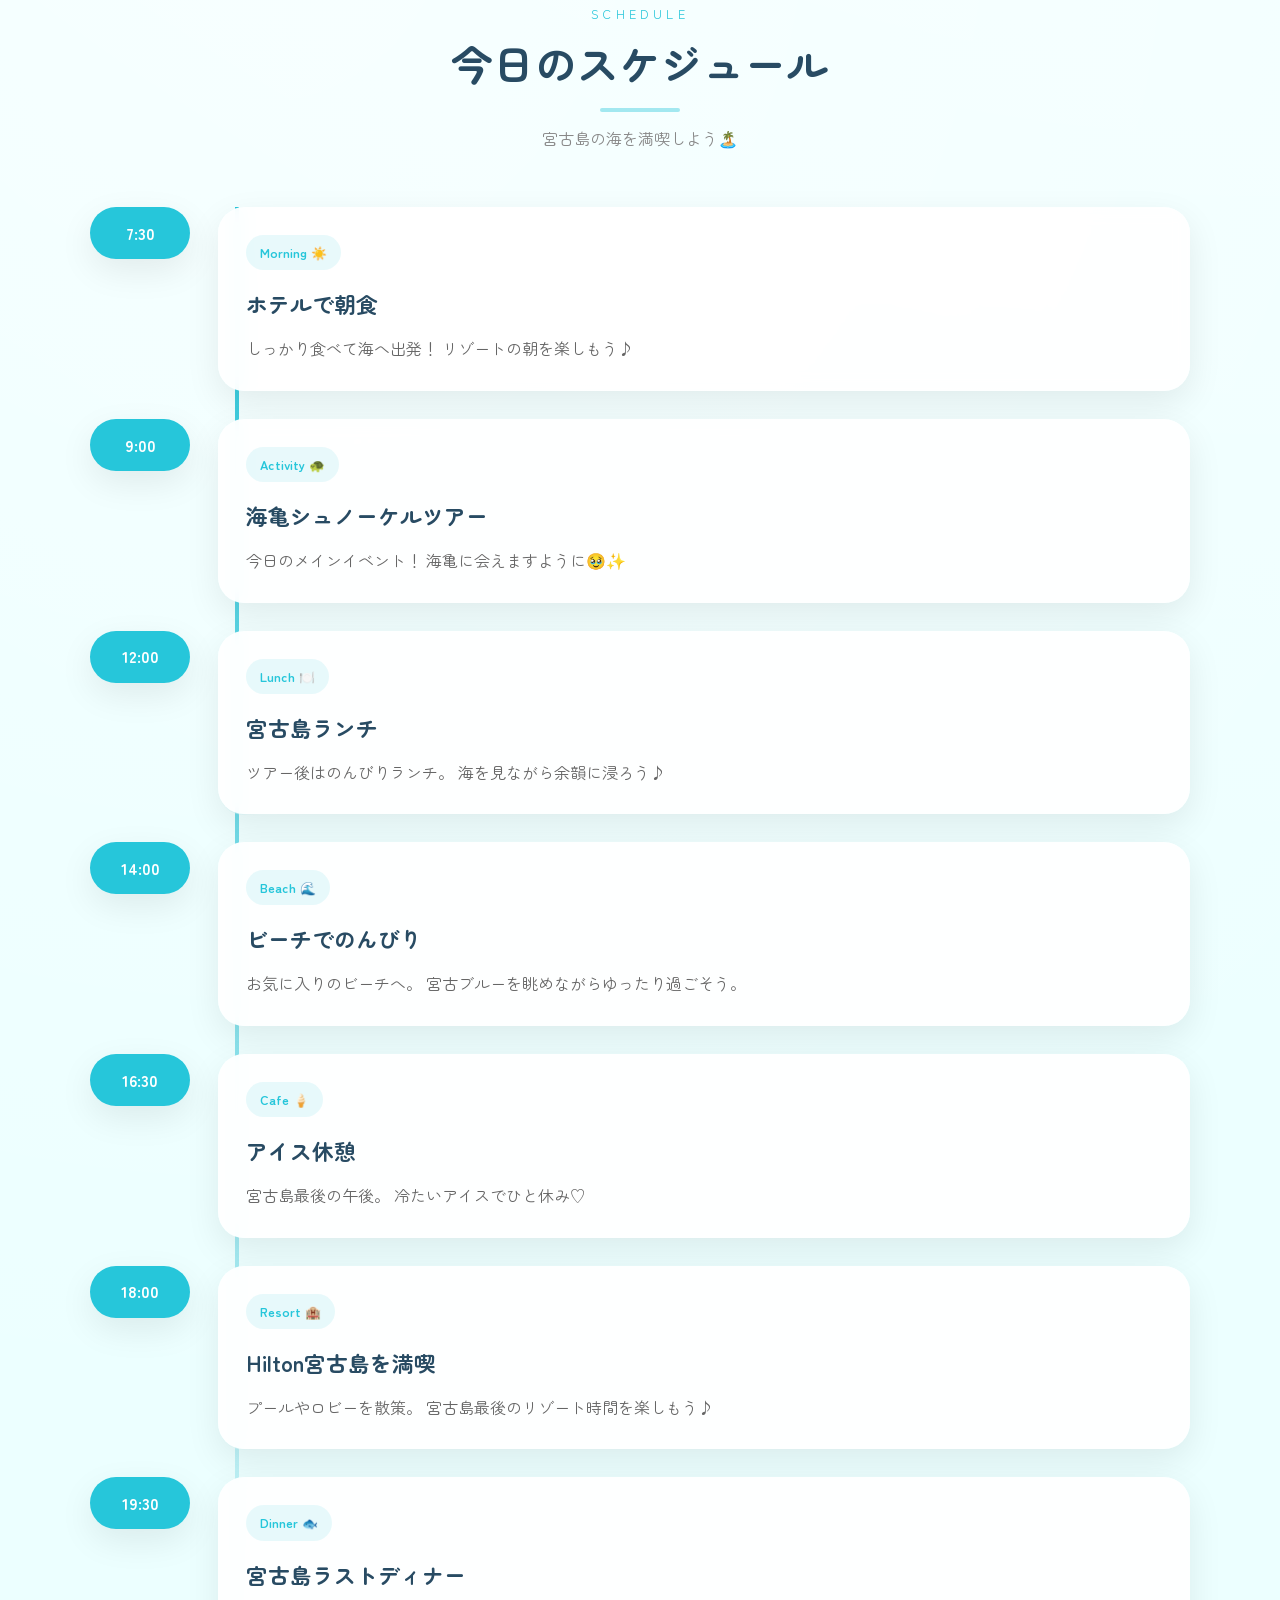
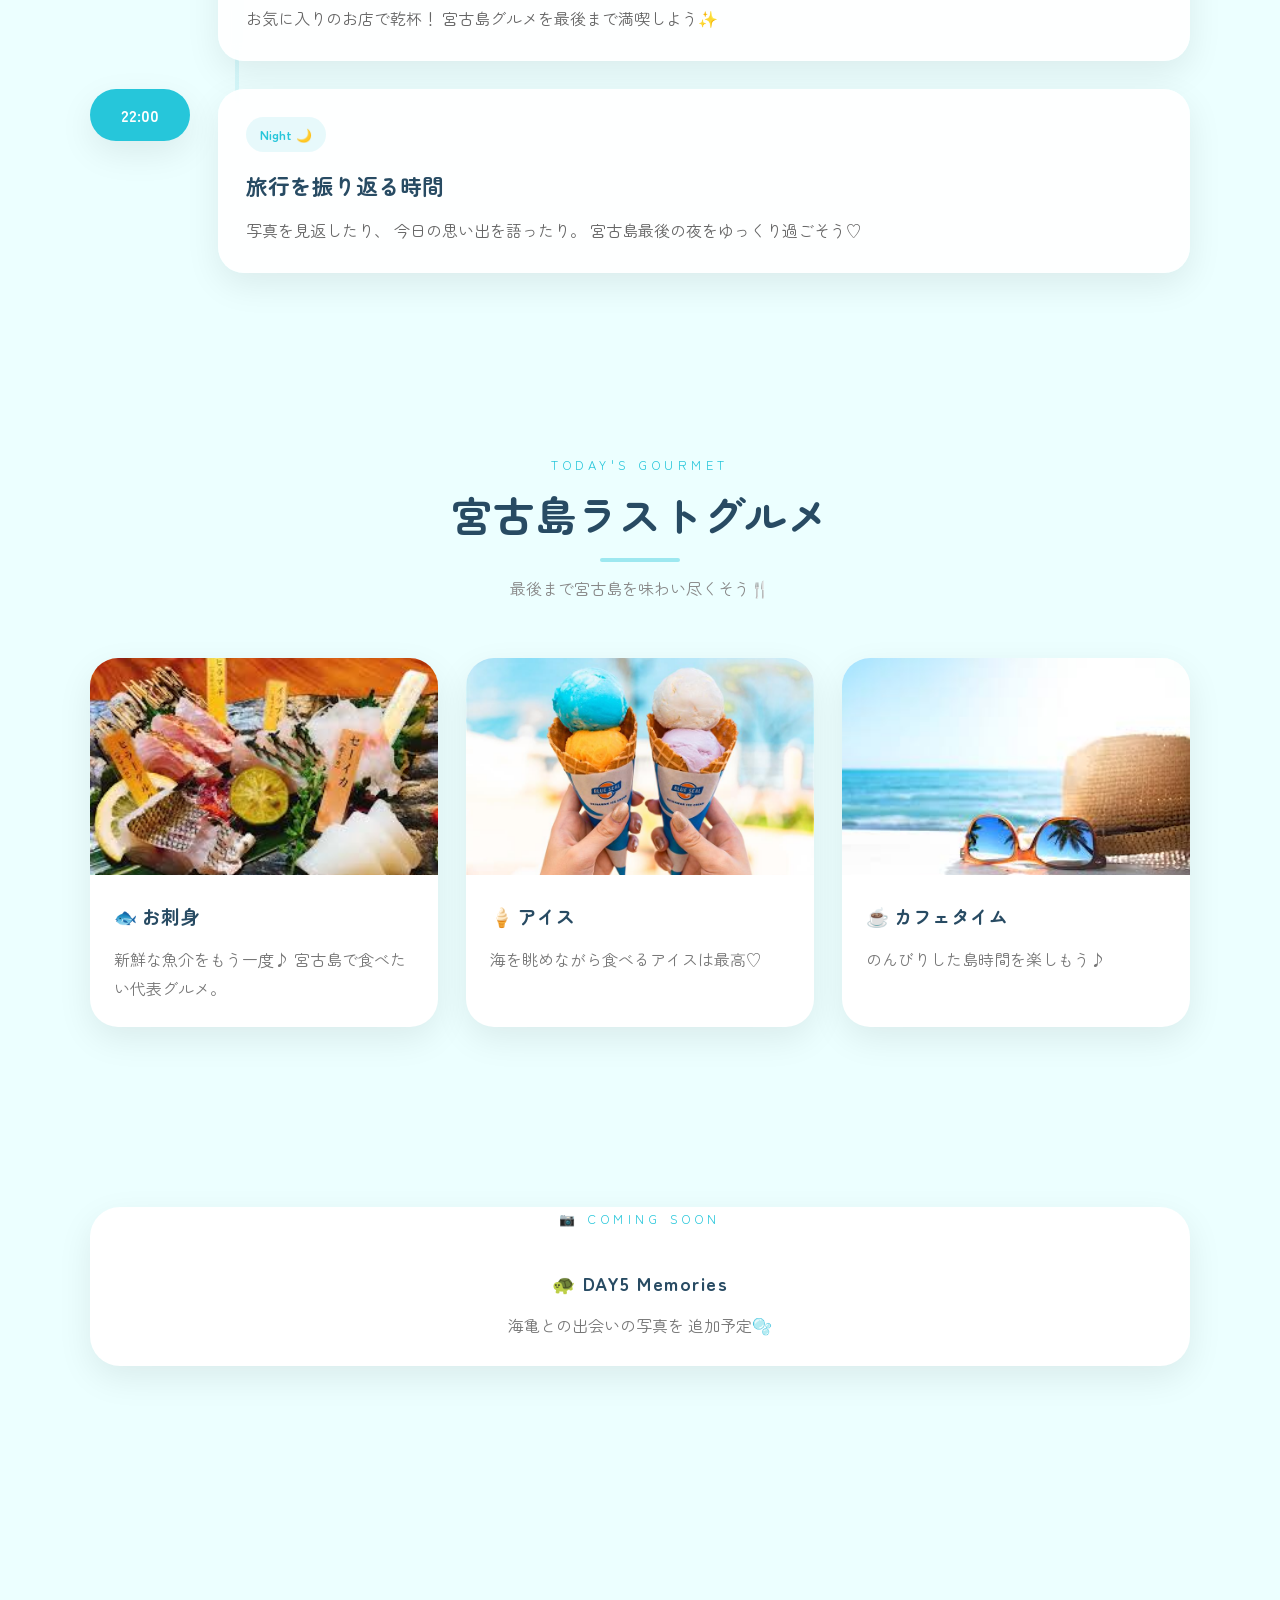
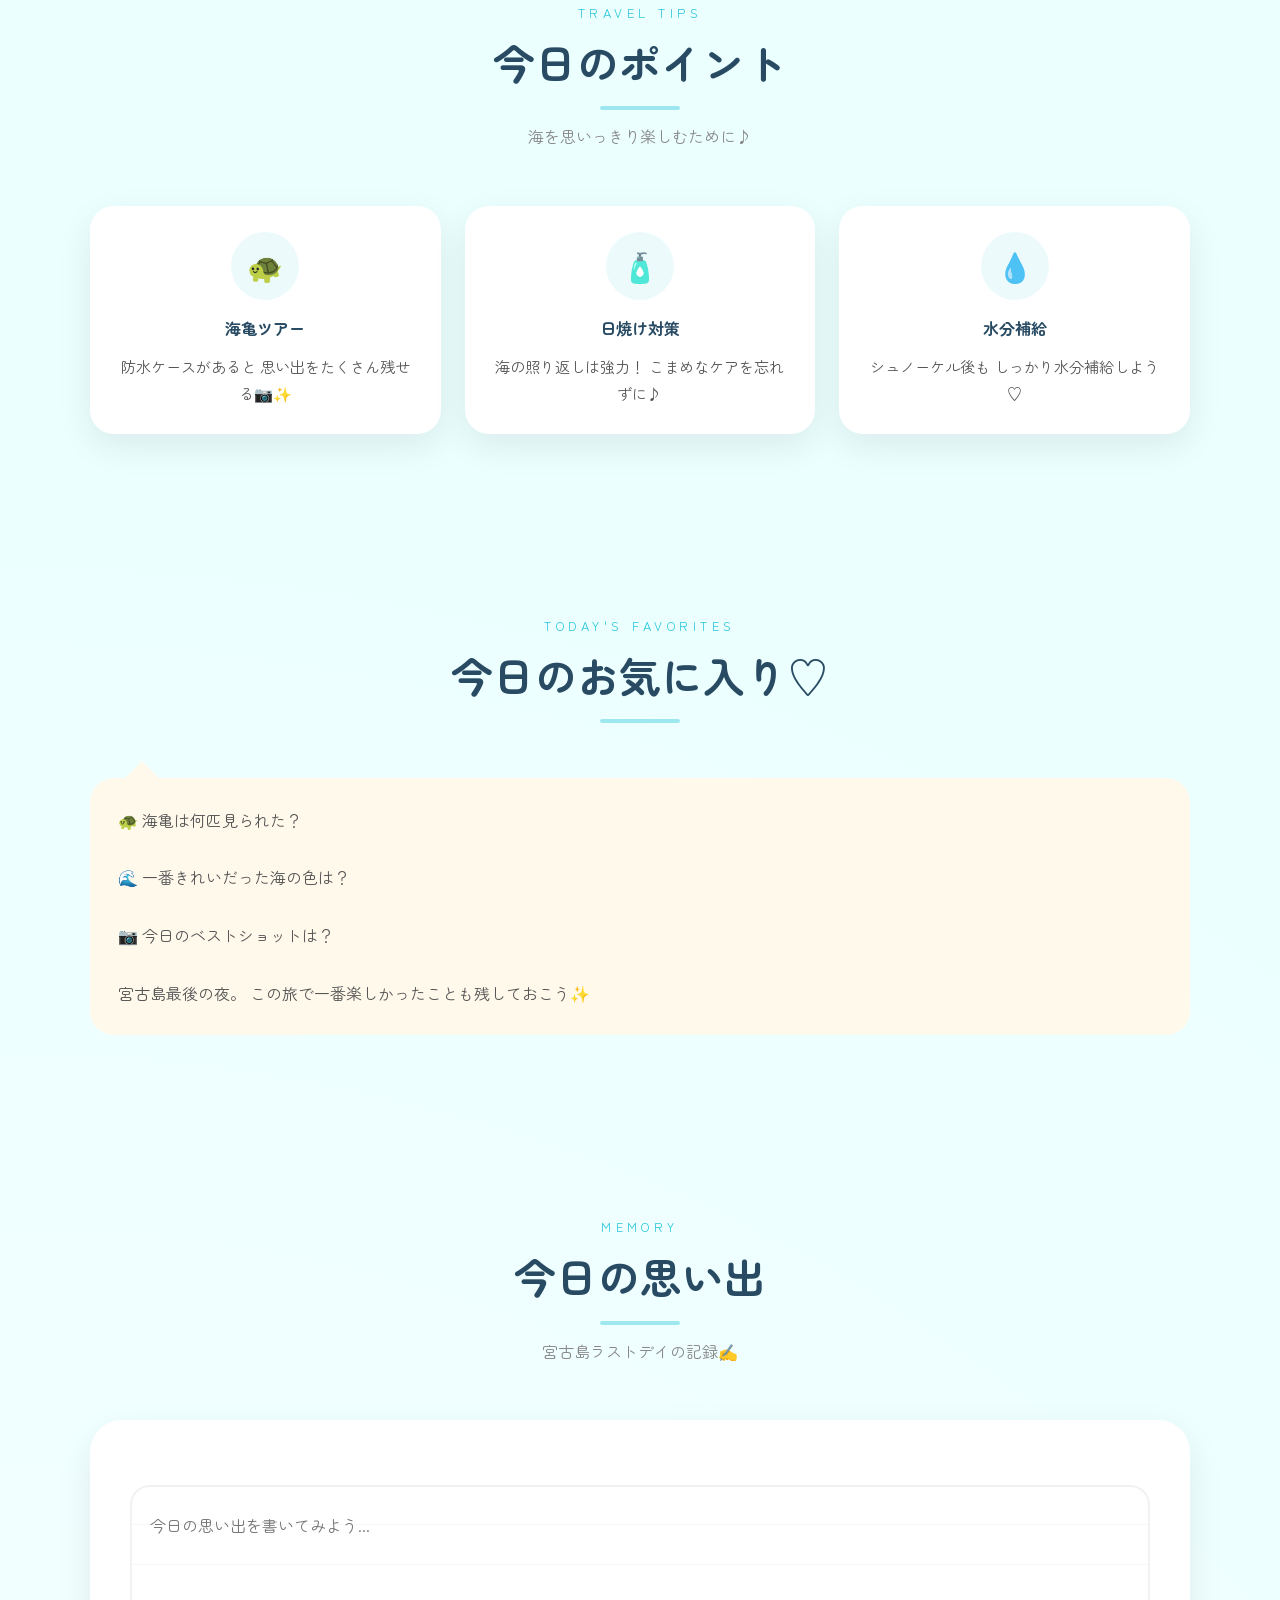
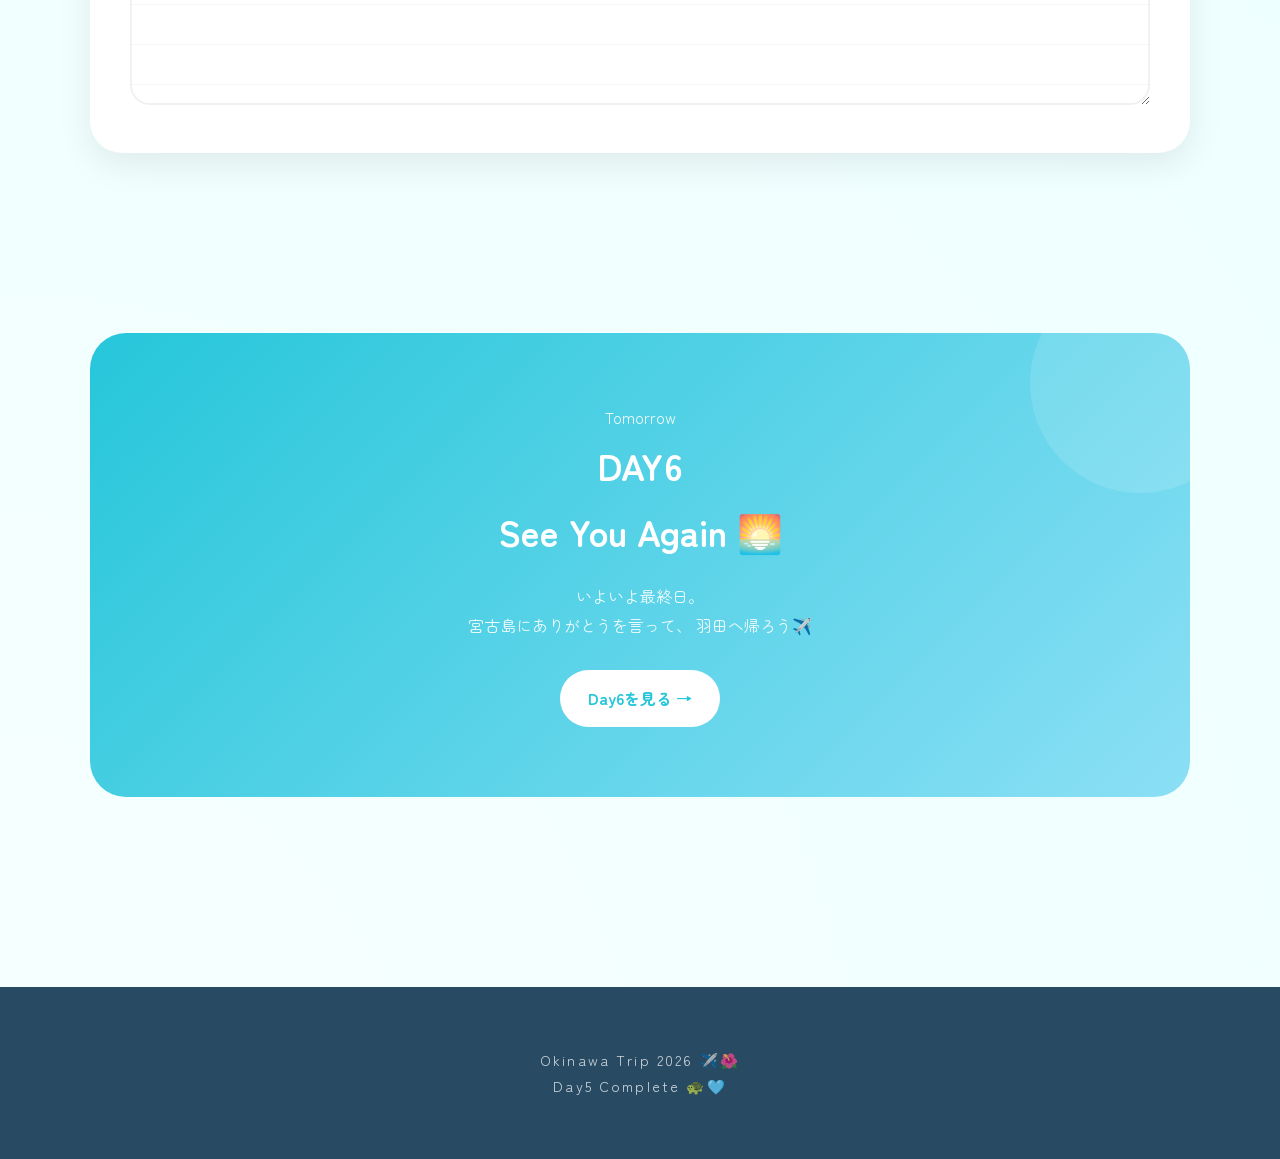
<file: day5.html>
<!DOCTYPE html>
<html lang="ja">

<head>
    <meta charset="UTF-8">
    <meta name="viewport" content="width=device-width, initial-scale=1.0">
    <title>Day5｜Sea Turtle Adventure</title>
    <link rel="stylesheet" href="style.css">
</head>

<body class="day5">
    <!-- ==========================
         HERO
    =========================== -->
    <header class="hero" style="background-image:url('Background/day5.jpg');">
        <div class="hero-inner">
            <nav class="trip-nav">
                <a href="index.html">🏠 HOME</a>
                <a href="day1.html">DAY1</a>
                <a href="day2.html">DAY2</a>
                <a href="day3.html">DAY3</a>
                <a href="day4.html">DAY4</a>
                <a href="day5.html">DAY5</a>
                <a href="day6.html">DAY6</a>
            </nav>
            <span class="hero-day">
                🐢 DAY 5
            </span>
            <h1>
                Sea Turtle<br>
                Adventure
            </h1>
            <p class="hero-sub">
                2026.07.02 Thu
            </p>
            <div class="hero-info">
                <span class="hero-chip">
                    🐢 海亀シュノーケル
                </span>
                <span class="hero-chip">
                    🌊 宮古ブルー
                </span>
                <span class="hero-chip">
                    🏝️ リゾート満喫
                </span>
            </div>
        </div>
    </header>
    <!-- ==========================
         TODAY'S THEME
    =========================== -->
    <section>
        <div class="container">
            <div class="section-title fade">
                <span>Today's Theme</span>
                <h2>
                    宮古ブルーを全身で楽しむ！
                </h2>
                <p>
                    海亀と泳ぐ夢のような時間。
                    宮古島の海を思いっきり満喫する、
                    今回の旅行のハイライトデー♪
                </p>
            </div>
            <div class="pickup fade">
                <h2>
                    Today's Highlight 🐢
                </h2>
                <p>
                    ✔ 海亀シュノーケリング🐢<br>
                    ✔ 宮古ブルーの海🌊<br>
                    ✔ ホテルでリゾートタイム🏨<br>
                    ✔ 宮古島最後の夜🌙
                </p>
            </div>
        </div>
    </section>
    <!-- ==========================
         SCHEDULE
    =========================== -->
    <section>
        <div class="container">
            <div class="section-title fade">
                <span>Schedule</span>
                <h2>
                    今日のスケジュール
                </h2>
                <p>
                    宮古島の海を満喫しよう🏝️
                </p>
            </div>
            <div class="schedule fade">
                <div class="schedule-item">
                    <div class="schedule-time">
                        7:30
                    </div>
                    <div class="schedule-card">
                        <span class="tag">
                            Morning ☀️
                        </span>
                        <h3>
                            ホテルで朝食
                        </h3>
                        <p>
                            しっかり食べて海へ出発！
                            リゾートの朝を楽しもう♪
                        </p>
                    </div>
                </div>
                <div class="schedule-item">
                    <div class="schedule-time">
                        9:00
                    </div>
                    <div class="schedule-card">
                        <span class="tag">
                            Activity 🐢
                        </span>
                        <h3>
                            海亀シュノーケルツアー
                        </h3>
                        <p>
                            今日のメインイベント！
                            海亀に会えますように🥹✨
                        </p>
                    </div>
                </div>
                <div class="schedule-item">
                    <div class="schedule-time">
                        12:00
                    </div>
                    <div class="schedule-card">
                        <span class="tag">
                            Lunch 🍽️
                        </span>
                        <h3>
                            宮古島ランチ
                        </h3>
                        <p>
                            ツアー後はのんびりランチ。
                            海を見ながら余韻に浸ろう♪
                        </p>
                    </div>
                </div>
                <div class="schedule-item">
                    <div class="schedule-time">
                        14:00
                    </div>
                    <div class="schedule-card">
                        <span class="tag">
                            Beach 🌊
                        </span>
                        <h3>
                            ビーチでのんびり
                        </h3>
                        <p>
                            お気に入りのビーチへ。
                            宮古ブルーを眺めながらゆったり過ごそう。
                        </p>
                    </div>
                </div>
                <div class="schedule-item">
                    <div class="schedule-time">
                        16:30
                    </div>
                    <div class="schedule-card">
                        <span class="tag">
                            Cafe 🍦
                        </span>
                        <h3>
                            アイス休憩
                        </h3>
                        <p>
                            宮古島最後の午後。
                            冷たいアイスでひと休み♡
                        </p>
                    </div>
                </div>
                <div class="schedule-item">
                    <div class="schedule-time">
                        18:00
                    </div>
                    <div class="schedule-card">
                        <span class="tag">
                            Resort 🏨
                        </span>
                        <h3>
                            Hilton宮古島を満喫
                        </h3>
                        <p>
                            プールやロビーを散策。
                            宮古島最後のリゾート時間を楽しもう♪
                        </p>
                    </div>
                </div>
                <div class="schedule-item">
                    <div class="schedule-time">
                        19:30
                    </div>
                    <div class="schedule-card">
                        <span class="tag">
                            Dinner 🐟
                        </span>
                        <h3>
                            宮古島ラストディナー
                        </h3>
                        <p>
                            お気に入りのお店で乾杯！
                            宮古島グルメを最後まで満喫しよう✨
                        </p>
                    </div>
                </div>
                <div class="schedule-item">
                    <div class="schedule-time">
                        22:00
                    </div>
                    <div class="schedule-card">
                        <span class="tag">
                            Night 🌙
                        </span>
                        <h3>
                            旅行を振り返る時間
                        </h3>
                        <p>
                            写真を見返したり、
                            今日の思い出を語ったり。
                            宮古島最後の夜をゆっくり過ごそう♡
                        </p>
                    </div>
                </div>
            </div>
        </div>
    </section>
    <!-- ==========================
         TODAY'S GOURMET
    =========================== -->
    <section>
        <div class="container">
            <div class="section-title fade">
                <span>Today's Gourmet</span>
                <h2>
                    宮古島ラストグルメ
                </h2>
                <p>
                    最後まで宮古島を味わい尽くそう🍴
                </p>
            </div>
            <div class="gourmet fade">
                <div class="gourmet-card">
                    <img src="Background/fish.jpg" alt="宮古島のお刺身">
                    <div class="gourmet-body">
                        <h3>
                            🐟 お刺身
                        </h3>
                        <p>
                            新鮮な魚介をもう一度♪
                            宮古島で食べたい代表グルメ。
                        </p>
                    </div>
                </div>
                <div class="gourmet-card">
                    <img src="Background/icecream.jpg" alt="アイス">
                    <div class="gourmet-body">
                        <h3>
                            🍦 アイス
                        </h3>
                        <p>
                            海を眺めながら食べるアイスは最高♡
                        </p>
                    </div>
                </div>
                <div class="gourmet-card">
                    <img src="Background/cafe.jpg" alt="カフェ">
                    <div class="gourmet-body">
                        <h3>
                            ☕ カフェタイム
                        </h3>
                        <p>
                            のんびりした島時間を楽しもう♪
                        </p>
                    </div>
                </div>
            </div>
        </div>
    </section>
    <!-- ==========================
         PHOTO SPOT
    =========================== -->
    <section>
        <div class="container">
            <div class="section-title fade">
                <div class="photo-grid fade">

                    <div class="photo-card">

                        <div class="photo-placeholder">
                            <span>📷 Coming Soon</span>
                        </div>

                        <div class="photo-body">
                            <h3>🐢 DAY5 Memories</h3>

                            <p>
                                海亀との出会いの写真を
                                追加予定🫧
                            </p>
                        </div>

                    </div>

                </div>
            </div>
        </div>
    </section>
    <!-- ==========================
         TRAVEL TIPS
    =========================== -->
    <section>
        <div class="container">
            <div class="section-title fade">
                <span>Travel Tips</span>
                <h2>
                    今日のポイント
                </h2>
                <p>
                    海を思いっきり楽しむために♪
                </p>
            </div>
            <div class="info-box fade">
                <div class="info-item">
                    <div class="icon">
                        🐢
                    </div>
                    <h4>
                        海亀ツアー
                    </h4>
                    <p>
                        防水ケースがあると
                        思い出をたくさん残せる📷✨
                    </p>
                </div>
                <div class="info-item">
                    <div class="icon">
                        🧴
                    </div>
                    <h4>
                        日焼け対策
                    </h4>
                    <p>
                        海の照り返しは強力！
                        こまめなケアを忘れずに♪
                    </p>
                </div>
                <div class="info-item">
                    <div class="icon">
                        💧
                    </div>
                    <h4>
                        水分補給
                    </h4>
                    <p>
                        シュノーケル後も
                        しっかり水分補給しよう♡
                    </p>
                </div>
            </div>
        </div>
    </section>
    <!-- ==========================
         TODAY'S FAVORITES
    =========================== -->
    <section>
        <div class="container">
            <div class="section-title fade">
                <span>Today's Favorites</span>
                <h2>
                    今日のお気に入り♡
                </h2>
            </div>
            <div class="balloon fade">
                <p>
                    🐢 海亀は何匹見られた？<br><br>
                    🌊 一番きれいだった海の色は？<br><br>
                    📷 今日のベストショットは？<br><br>
                    宮古島最後の夜。
                    この旅で一番楽しかったことも残しておこう✨
                </p>
            </div>
        </div>
    </section>
    <!-- ==========================
         MEMORY
    =========================== -->
    <section>
        <div class="container">
            <div class="section-title fade">
                <span>Memory</span>
                <h2>
                    今日の思い出
                </h2>
                <p>
                    宮古島ラストデイの記録✍️
                </p>
            </div>
            <div class="memory fade">
                <textarea placeholder="今日の思い出を書いてみよう..."></textarea>
            </div>
        </div>
    </section>
    <!-- ==========================
         NEXT DAY
    =========================== -->
    <section>
        <div class="container">
            <div class="next-day fade">
                <p>
                    Tomorrow
                </p>
                <h2>
                    DAY6<br>
                    See You Again 🌅
                </h2>
                <p>
                    いよいよ最終日。<br>
                    宮古島にありがとうを言って、
                    羽田へ帰ろう✈️
                </p>
                <a href="day6.html" class="button">
                    Day6を見る →
                </a>
            </div>
        </div>
    </section>
    <footer>
        <p>
            Okinawa Trip 2026 ✈️🌺<br>
            Day5 Complete 🐢🩵
        </p>
    </footer>
    <script src="script.js"></script>
</body>

</html>
</file>
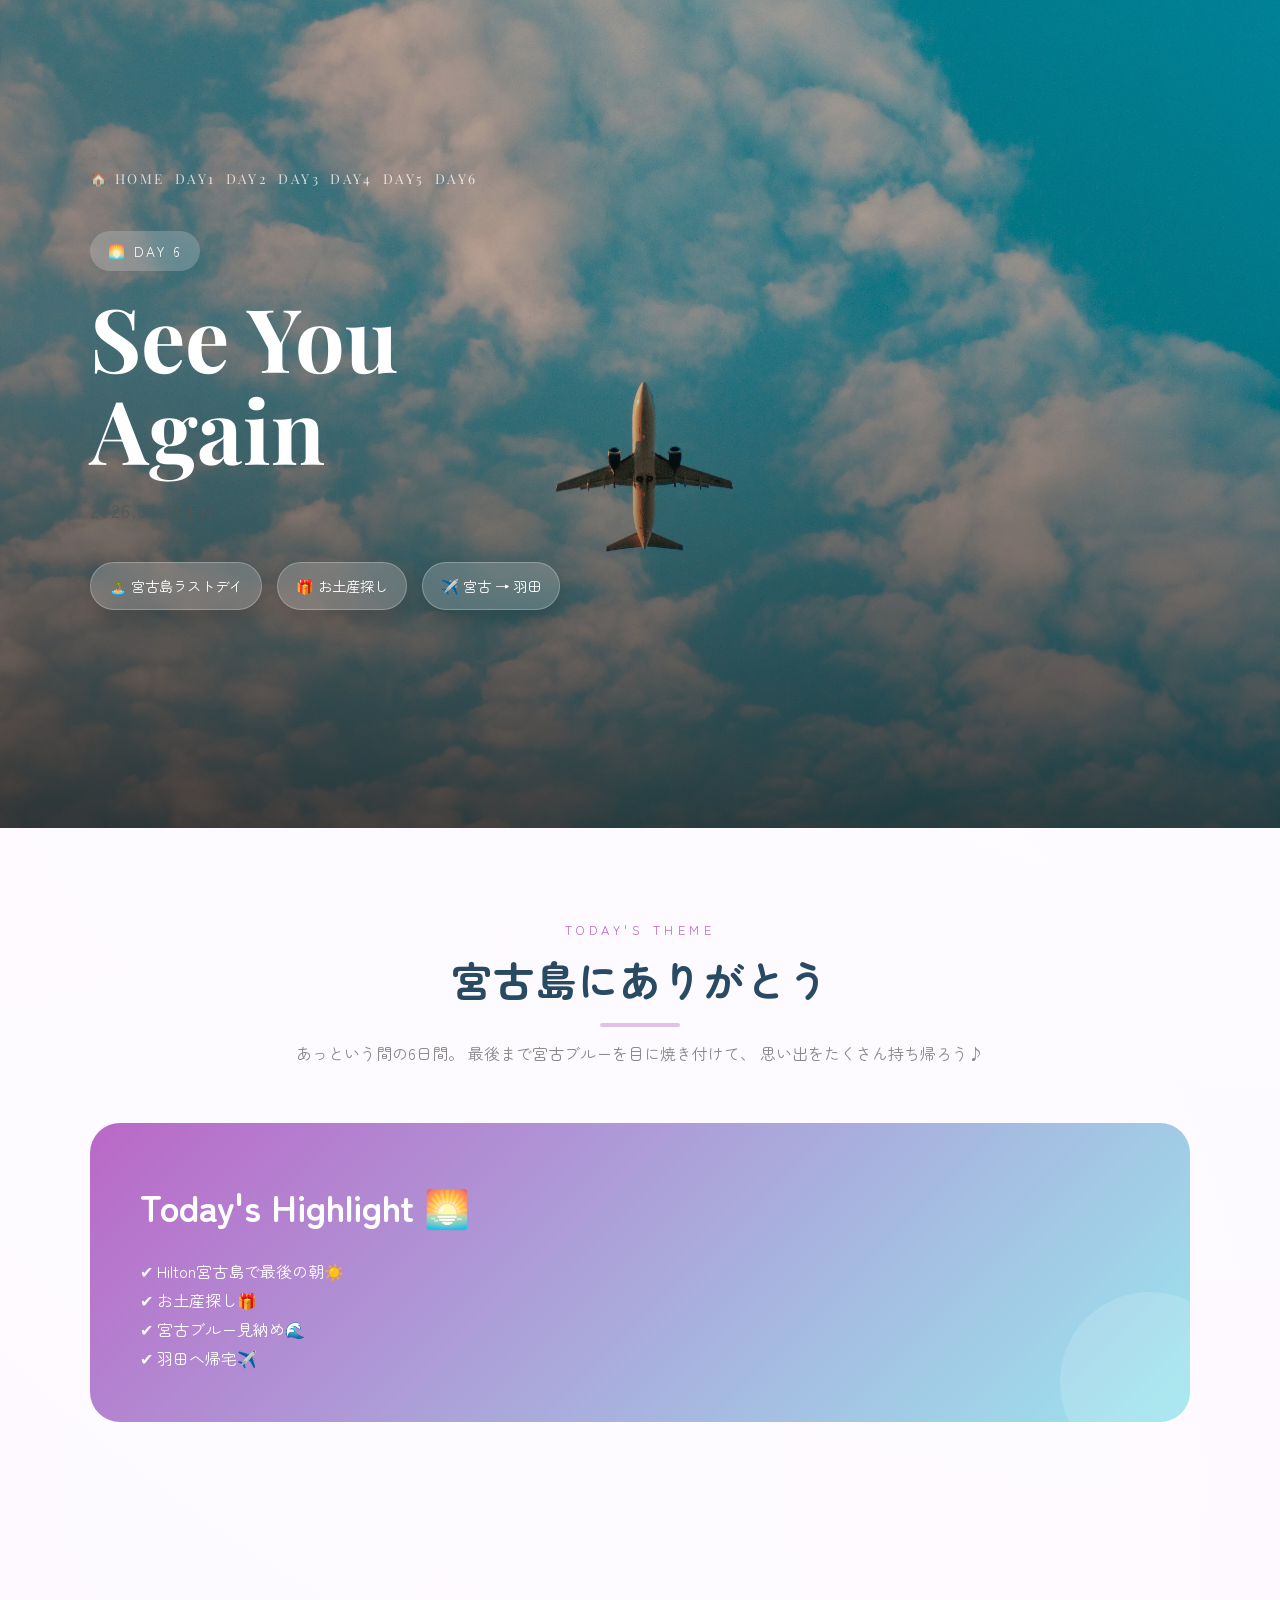
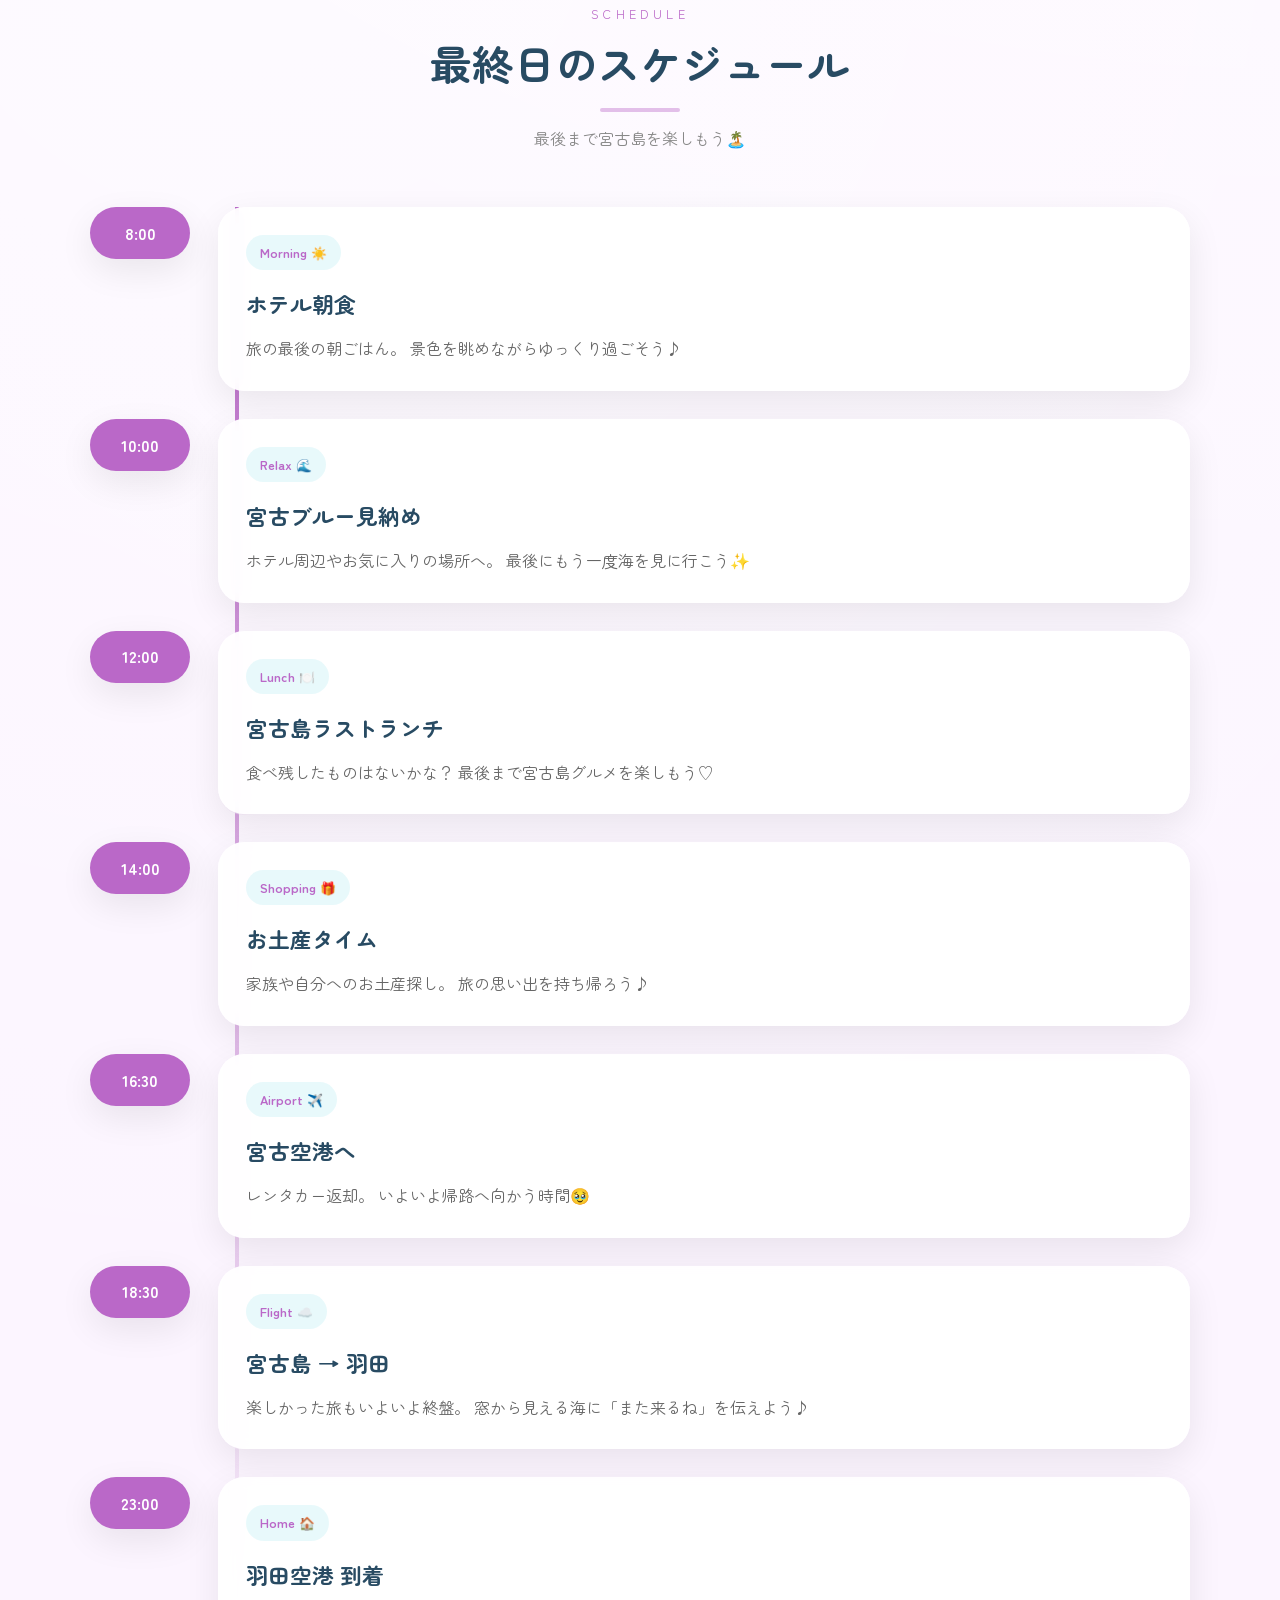
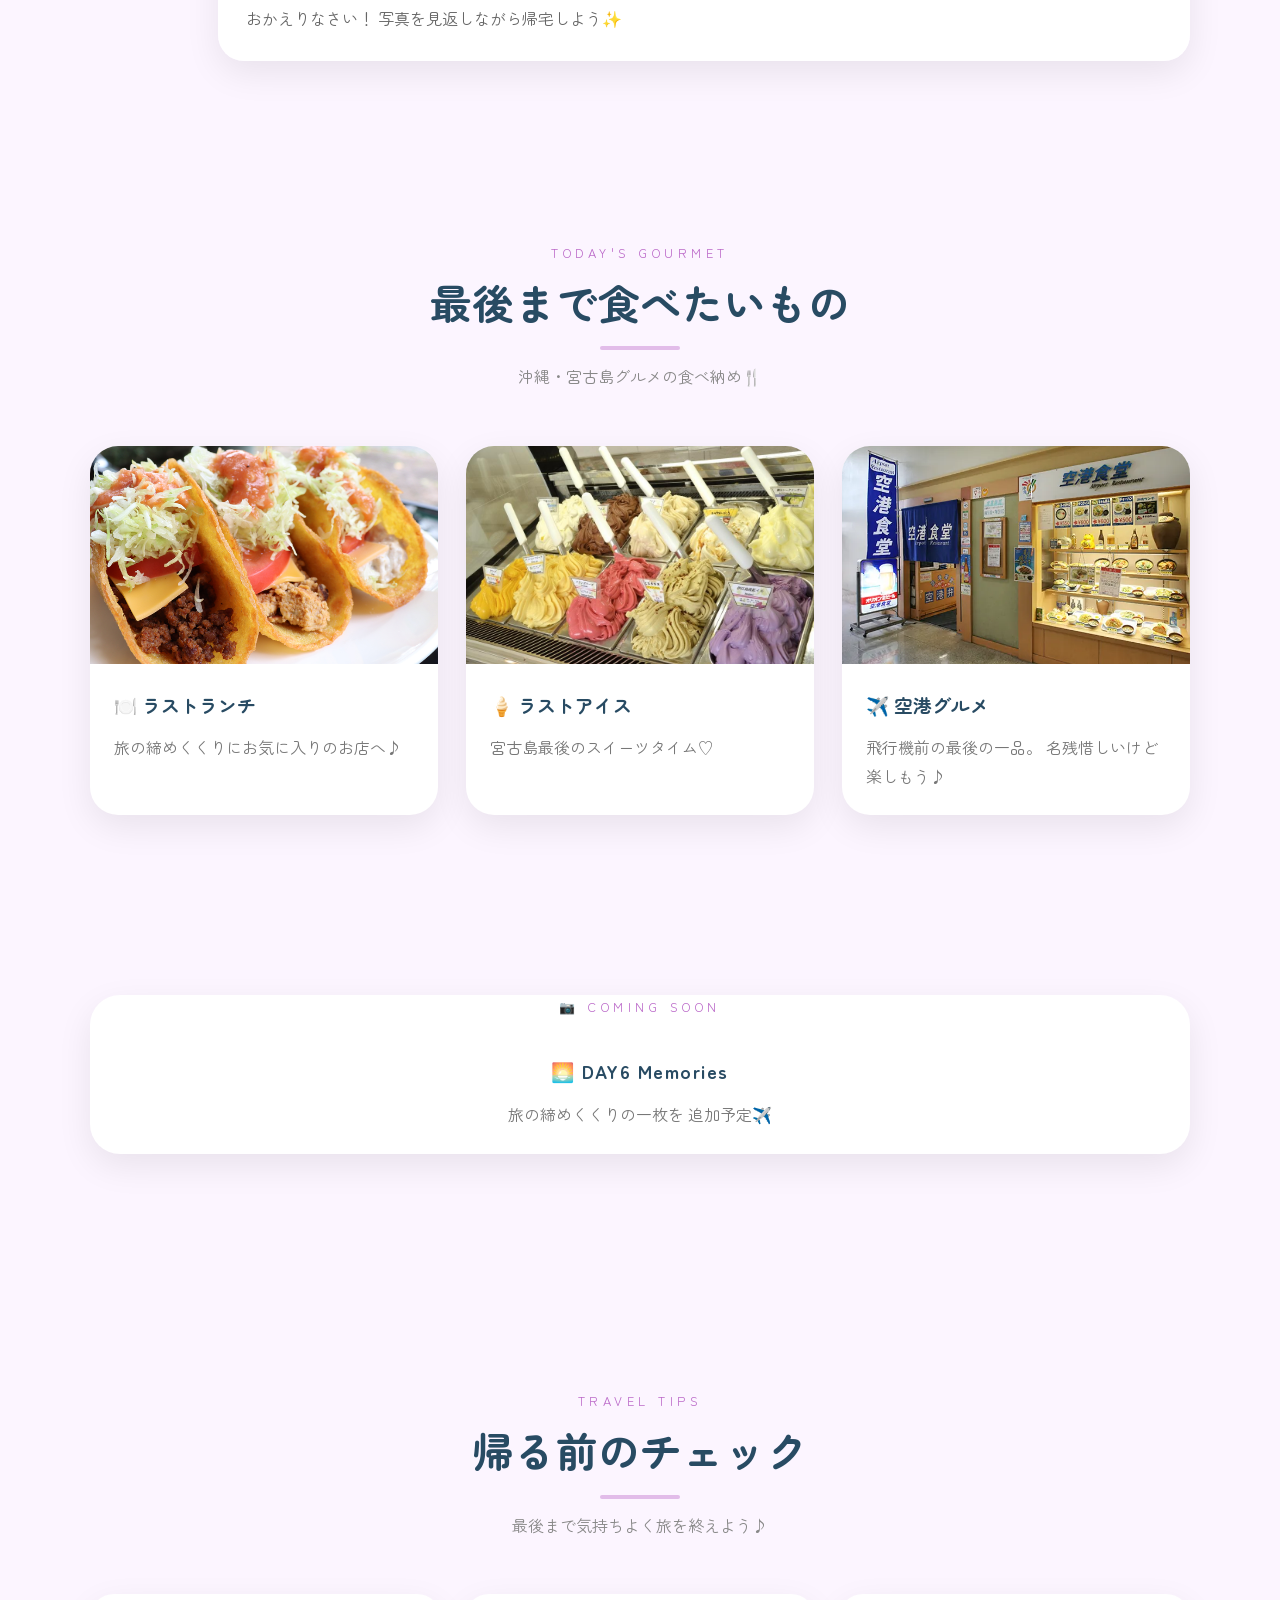
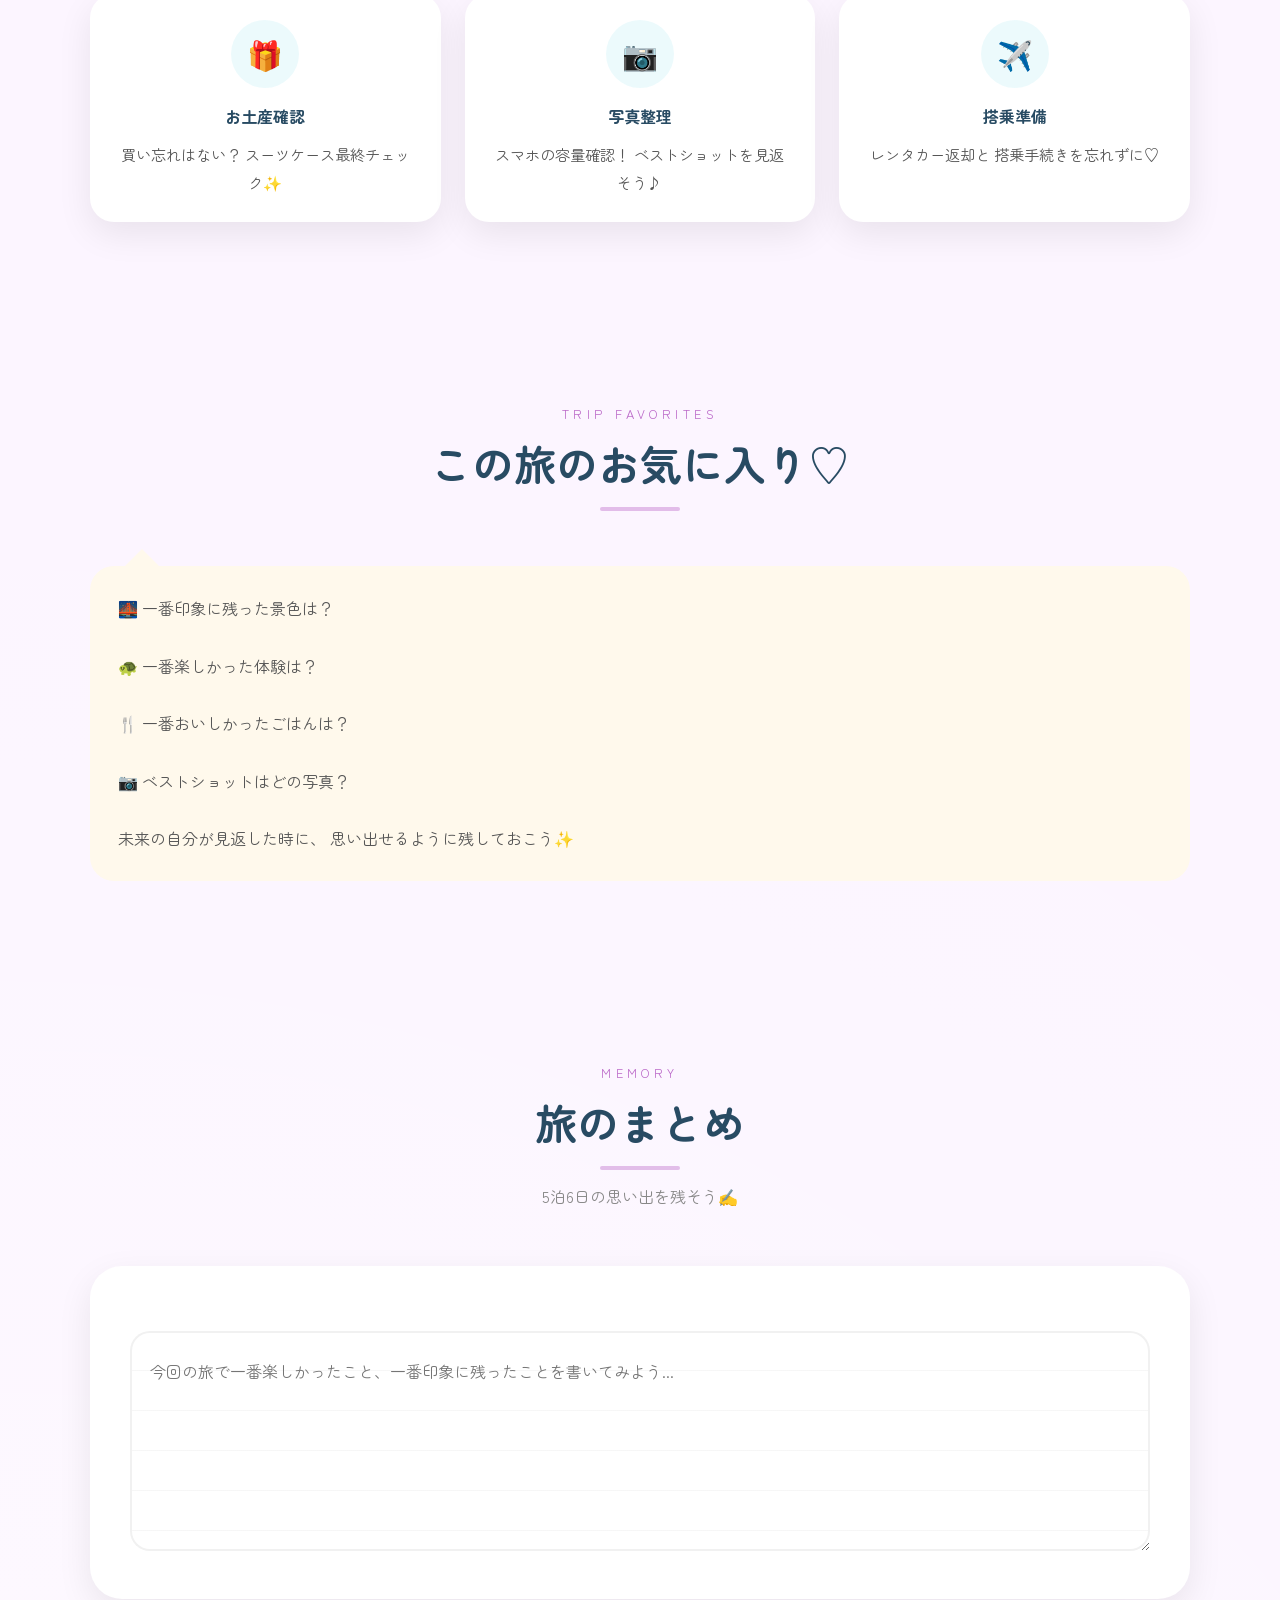
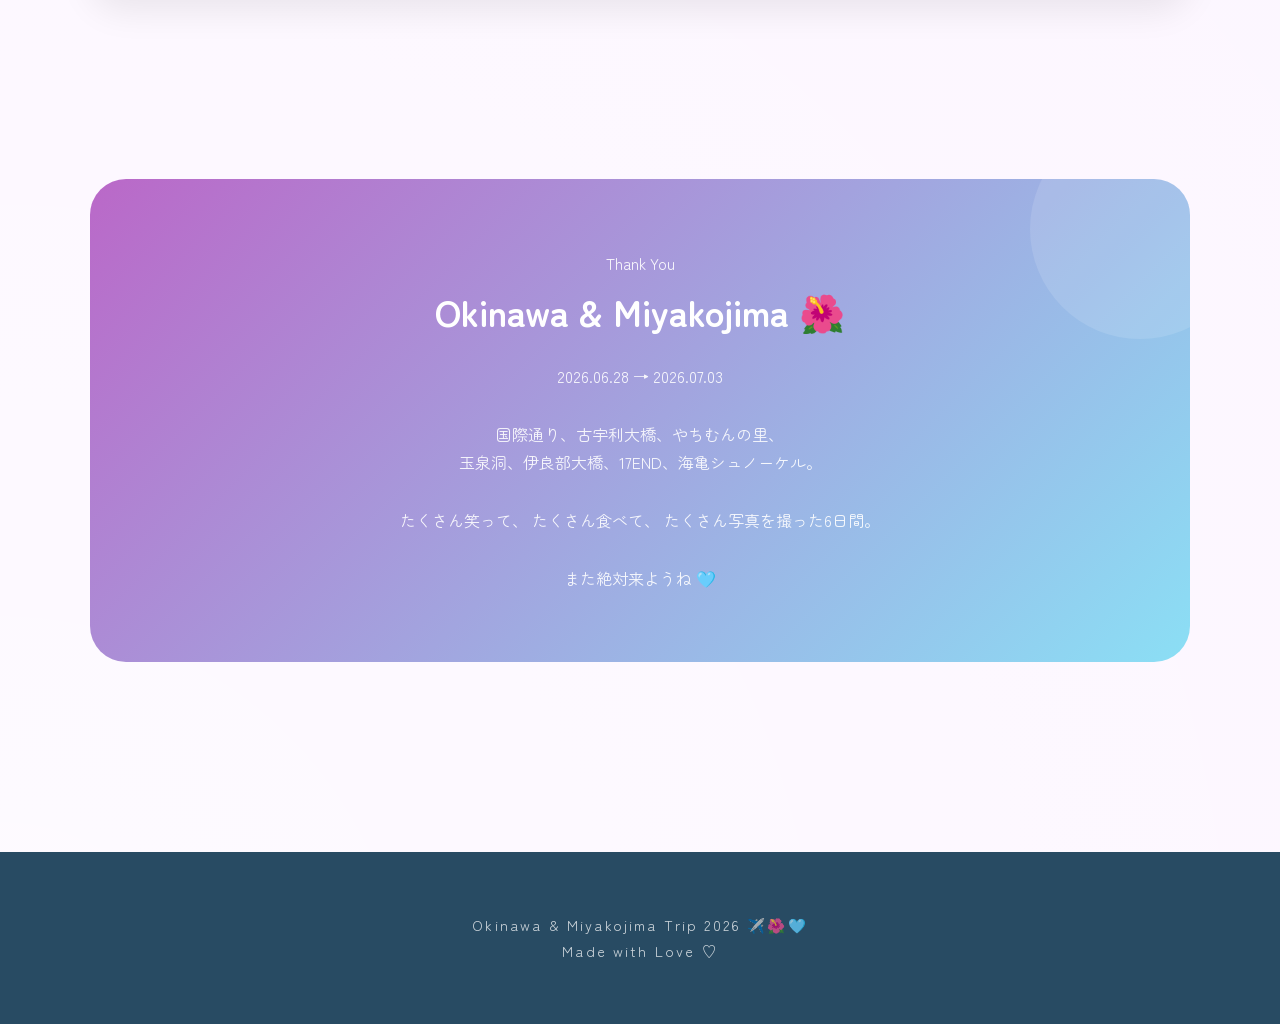
<file: day6.html>
<!DOCTYPE html>
<html lang="ja">

<head>
    <meta charset="UTF-8">
    <meta name="viewport" content="width=device-width, initial-scale=1.0">
    <title>Day6｜See You Again</title>
    <link rel="stylesheet" href="style.css">
</head>

<body class="day6">
    <!-- ==========================
         HERO
    =========================== -->
    <header class="hero" style="background-image:url('Background/day6.jpg');">
        <div class="hero-inner">
            <nav class="trip-nav">
                <a href="index.html">🏠 HOME</a>
                <a href="day1.html">DAY1</a>
                <a href="day2.html">DAY2</a>
                <a href="day3.html">DAY3</a>
                <a href="day4.html">DAY4</a>
                <a href="day5.html">DAY5</a>
                <a href="day6.html">DAY6</a>
            </nav>
            <span class="hero-day">
                🌅 DAY 6
            </span>
            <h1>
                See You<br>
                Again
            </h1>
            <p class="hero-sub">
                2026.07.03 Fri
            </p>
            <div class="hero-info">
                <span class="hero-chip">
                    🏝️ 宮古島ラストデイ
                </span>
                <span class="hero-chip">
                    🎁 お土産探し
                </span>
                <span class="hero-chip">
                    ✈️ 宮古 → 羽田
                </span>
            </div>
        </div>
    </header>
    <!-- ==========================
         TODAY'S THEME
    =========================== -->
    <section>
        <div class="container">
            <div class="section-title fade">
                <span>Today's Theme</span>
                <h2>
                    宮古島にありがとう
                </h2>
                <p>
                    あっという間の6日間。
                    最後まで宮古ブルーを目に焼き付けて、
                    思い出をたくさん持ち帰ろう♪
                </p>
            </div>
            <div class="pickup fade">
                <h2>
                    Today's Highlight 🌅
                </h2>
                <p>
                    ✔ Hilton宮古島で最後の朝☀️<br>
                    ✔ お土産探し🎁<br>
                    ✔ 宮古ブルー見納め🌊<br>
                    ✔ 羽田へ帰宅✈️
                </p>
            </div>
        </div>
    </section>
    <!-- ==========================
         SCHEDULE
    =========================== -->
    <section>
        <div class="container">
            <div class="section-title fade">
                <span>Schedule</span>
                <h2>
                    最終日のスケジュール
                </h2>
                <p>
                    最後まで宮古島を楽しもう🏝️
                </p>
            </div>
            <div class="schedule fade">
                <div class="schedule-item">
                    <div class="schedule-time">
                        8:00
                    </div>
                    <div class="schedule-card">
                        <span class="tag">
                            Morning ☀️
                        </span>
                        <h3>
                            ホテル朝食
                        </h3>
                        <p>
                            旅の最後の朝ごはん。
                            景色を眺めながらゆっくり過ごそう♪
                        </p>
                    </div>
                </div>
                <div class="schedule-item">
                    <div class="schedule-time">
                        10:00
                    </div>
                    <div class="schedule-card">
                        <span class="tag">
                            Relax 🌊
                        </span>
                        <h3>
                            宮古ブルー見納め
                        </h3>
                        <p>
                            ホテル周辺やお気に入りの場所へ。
                            最後にもう一度海を見に行こう✨
                        </p>
                    </div>
                </div>
                <div class="schedule-item">
                    <div class="schedule-time">
                        12:00
                    </div>
                    <div class="schedule-card">
                        <span class="tag">
                            Lunch 🍽️
                        </span>
                        <h3>
                            宮古島ラストランチ
                        </h3>
                        <p>
                            食べ残したものはないかな？
                            最後まで宮古島グルメを楽しもう♡
                        </p>
                    </div>
                </div>
                <div class="schedule-item">
                    <div class="schedule-time">
                        14:00
                    </div>
                    <div class="schedule-card">
                        <span class="tag">
                            Shopping 🎁
                        </span>
                        <h3>
                            お土産タイム
                        </h3>
                        <p>
                            家族や自分へのお土産探し。
                            旅の思い出を持ち帰ろう♪
                        </p>
                    </div>
                </div>
                <div class="schedule-item">
                    <div class="schedule-time">
                        16:30
                    </div>
                    <div class="schedule-card">
                        <span class="tag">
                            Airport ✈️
                        </span>
                        <h3>
                            宮古空港へ
                        </h3>
                        <p>
                            レンタカー返却。
                            いよいよ帰路へ向かう時間🥹
                        </p>
                    </div>
                </div>
                <div class="schedule-item">
                    <div class="schedule-time">
                        18:30
                    </div>
                    <div class="schedule-card">
                        <span class="tag">
                            Flight ☁️
                        </span>
                        <h3>
                            宮古島 → 羽田
                        </h3>
                        <p>
                            楽しかった旅もいよいよ終盤。
                            窓から見える海に「また来るね」を伝えよう♪
                        </p>
                    </div>
                </div>
                <div class="schedule-item">
                    <div class="schedule-time">
                        23:00
                    </div>
                    <div class="schedule-card">
                        <span class="tag">
                            Home 🏠
                        </span>
                        <h3>
                            羽田空港 到着
                        </h3>
                        <p>
                            おかえりなさい！
                            写真を見返しながら帰宅しよう✨
                        </p>
                    </div>
                </div>
            </div>
        </div>
    </section>
    <!-- ==========================
         TODAY'S GOURMET
    =========================== -->
    <section>
        <div class="container">
            <div class="section-title fade">
                <span>Today's Gourmet</span>
                <h2>
                    最後まで食べたいもの
                </h2>
                <p>
                    沖縄・宮古島グルメの食べ納め🍴
                </p>
            </div>
            <div class="gourmet fade">
                <div class="gourmet-card">
                    <img src="Background/last_launch.jpg" alt="宮古島ランチ">
                    <div class="gourmet-body">
                        <h3>
                            🍽️ ラストランチ
                        </h3>
                        <p>
                            旅の締めくくりにお気に入りのお店へ♪
                        </p>
                    </div>
                </div>
                <div class="gourmet-card">
                    <img src="Background/last_ice.jpg" alt=" アイス">
                    <div class="gourmet-body">
                        <h3>
                            🍦 ラストアイス
                        </h3>
                        <p>
                            宮古島最後のスイーツタイム♡
                        </p>
                    </div>
                </div>
                <div class="gourmet-card">
                    <img src="Background/kuukou_gourmet.webp" alt="空港グルメ">
                    <div class="gourmet-body">
                        <h3>
                            ✈️ 空港グルメ
                        </h3>
                        <p>
                            飛行機前の最後の一品。
                            名残惜しいけど楽しもう♪
                        </p>
                    </div>
                </div>
            </div>
        </div>
    </section>
    <!-- ==========================
         PHOTO SPOT
    =========================== -->
    <section>
        <div class="container">
            <div class="section-title fade">
                <div class="photo-grid fade">

                    <div class="photo-card">

                        <div class="photo-placeholder">
                            <span>📷 Coming Soon</span>
                        </div>

                        <div class="photo-body">
                            <h3>🌅 DAY6 Memories</h3>

                            <p>
                                旅の締めくくりの一枚を
                                追加予定✈️
                            </p>
                        </div>

                    </div>

                </div>
            </div>
        </div>
    </section>
    <!-- ==========================
         TRAVEL TIPS
    =========================== -->
    <section>
        <div class="container">
            <div class="section-title fade">
                <span>Travel Tips</span>
                <h2>
                    帰る前のチェック
                </h2>
                <p>
                    最後まで気持ちよく旅を終えよう♪
                </p>
            </div>
            <div class="info-box fade">
                <div class="info-item">
                    <div class="icon">
                        🎁
                    </div>
                    <h4>
                        お土産確認
                    </h4>
                    <p>
                        買い忘れはない？
                        スーツケース最終チェック✨
                    </p>
                </div>
                <div class="info-item">
                    <div class="icon">
                        📷
                    </div>
                    <h4>
                        写真整理
                    </h4>
                    <p>
                        スマホの容量確認！
                        ベストショットを見返そう♪
                    </p>
                </div>
                <div class="info-item">
                    <div class="icon">
                        ✈️
                    </div>
                    <h4>
                        搭乗準備
                    </h4>
                    <p>
                        レンタカー返却と
                        搭乗手続きを忘れずに♡
                    </p>
                </div>
            </div>
        </div>
    </section>
    <!-- ==========================
         TODAY'S FAVORITES
    =========================== -->
    <section>
        <div class="container">
            <div class="section-title fade">
                <span>Trip Favorites</span>
                <h2>
                    この旅のお気に入り♡
                </h2>
            </div>
            <div class="balloon fade">
                <p>
                    🌉 一番印象に残った景色は？<br><br>
                    🐢 一番楽しかった体験は？<br><br>
                    🍴 一番おいしかったごはんは？<br><br>
                    📷 ベストショットはどの写真？<br><br>
                    未来の自分が見返した時に、
                    思い出せるように残しておこう✨
                </p>
            </div>
        </div>
    </section>
    <!-- ==========================
         MEMORY
    =========================== -->
    <section>
        <div class="container">
            <div class="section-title fade">
                <span>Memory</span>
                <h2>
                    旅のまとめ
                </h2>
                <p>
                    5泊6日の思い出を残そう✍️
                </p>
            </div>
            <div class="memory fade">
                <textarea placeholder="今回の旅で一番楽しかったこと、一番印象に残ったことを書いてみよう..."></textarea>
            </div>
        </div>
    </section>
    <!-- ==========================
         THANK YOU OKINAWA
    =========================== -->
    <section>
        <div class="container">
            <div class="next-day fade">
                <p>
                    Thank You
                </p>
                <h2>
                    Okinawa & Miyakojima 🌺
                </h2>
                <p>
                    2026.06.28 → 2026.07.03<br><br>
                    国際通り、古宇利大橋、やちむんの里、<br>
                    玉泉洞、伊良部大橋、17END、海亀シュノーケル。<br><br>
                    たくさん笑って、
                    たくさん食べて、
                    たくさん写真を撮った6日間。<br><br>
                    また絶対来ようね 🩵
                </p>
            </div>
        </div>
    </section>
    <footer>
        <p>
            Okinawa & Miyakojima Trip 2026 ✈️🌺🩵<br>
            Made with Love ♡
        </p>
    </footer>
    <script src="script.js"></script>
</body>

</html>
</file>
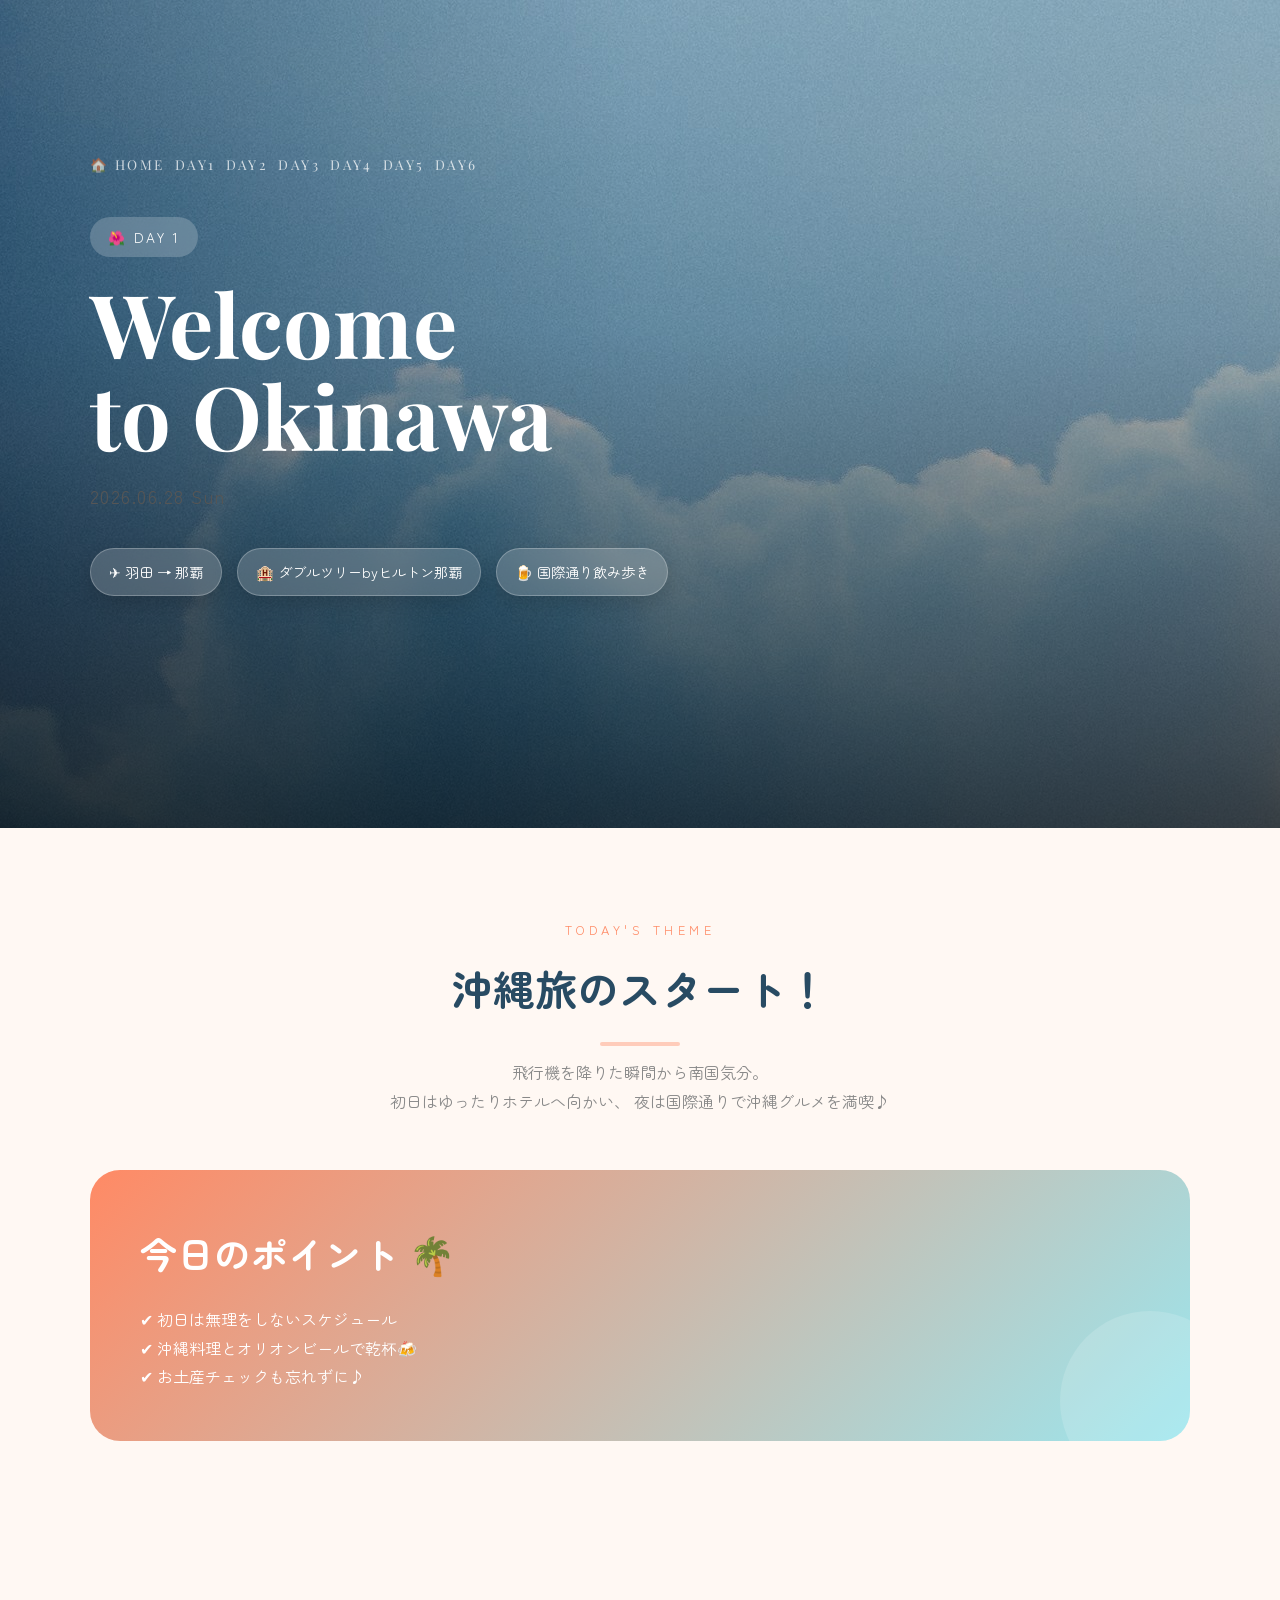
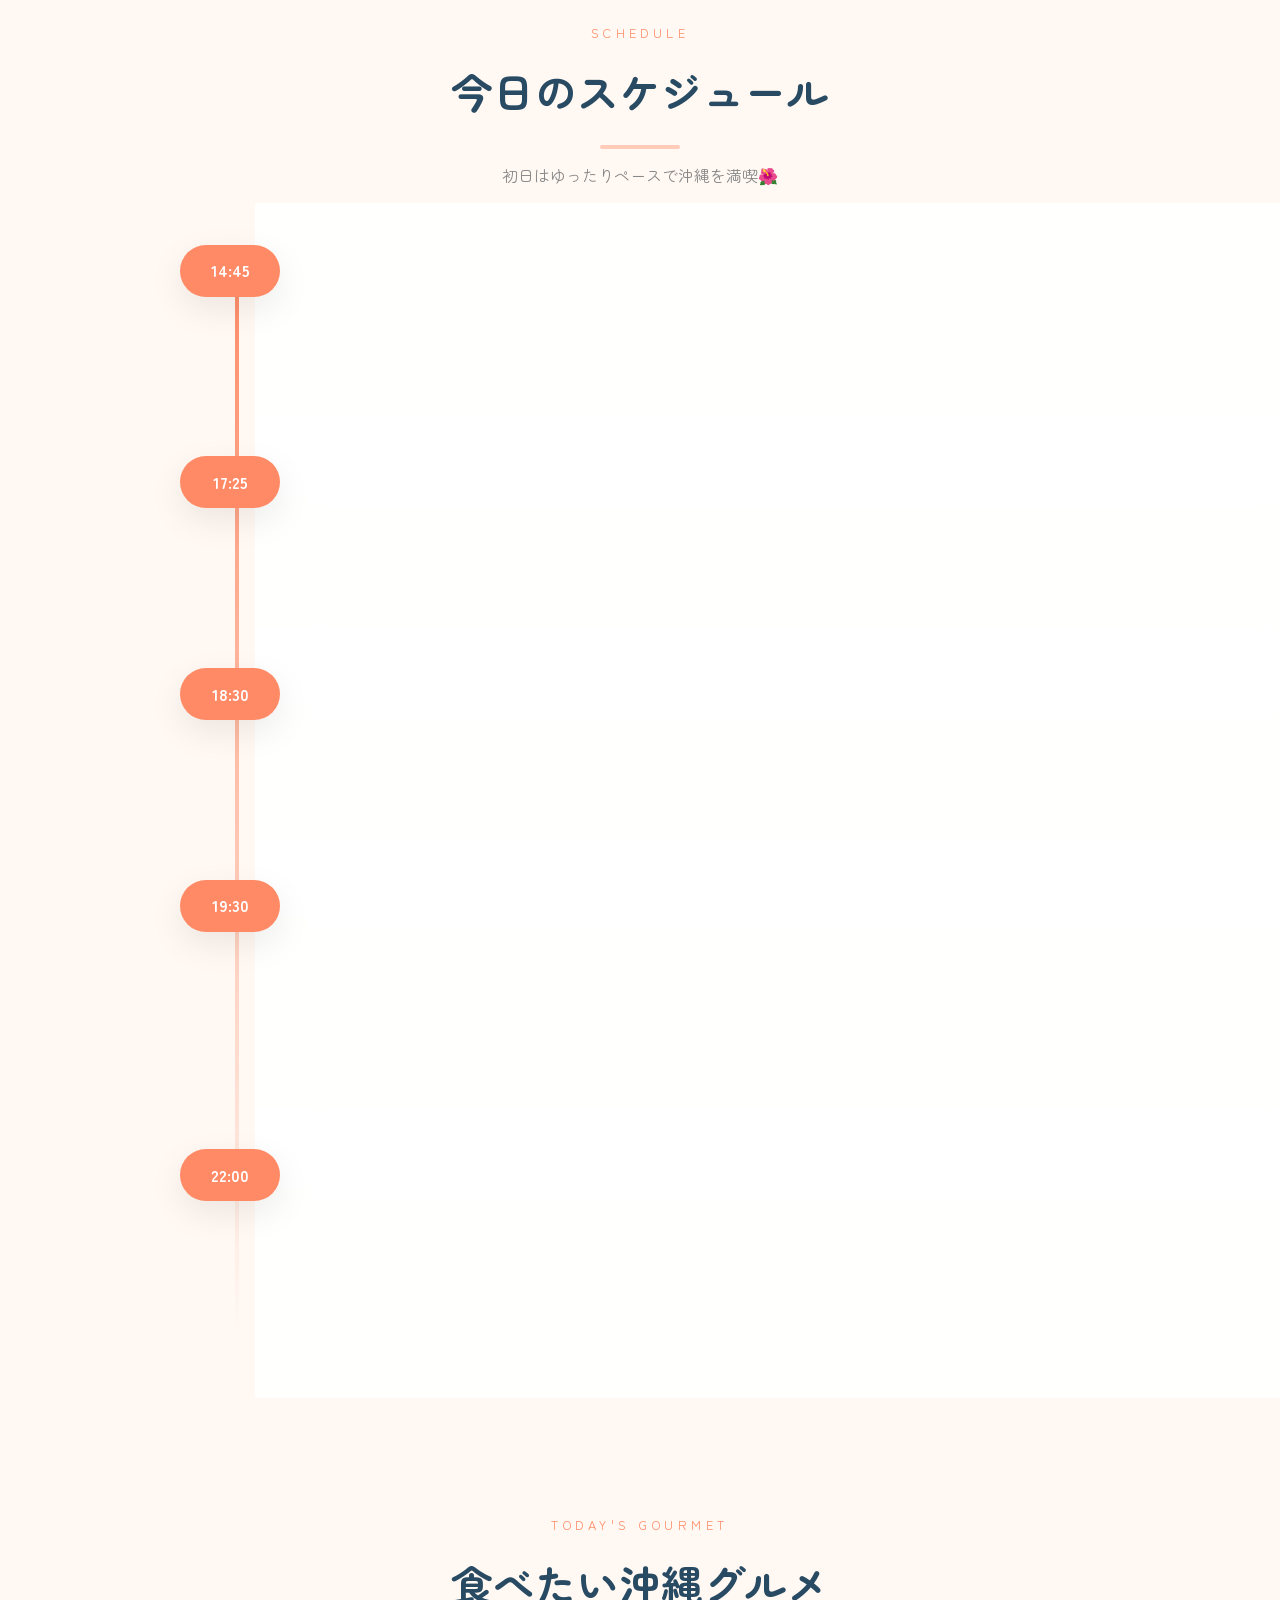
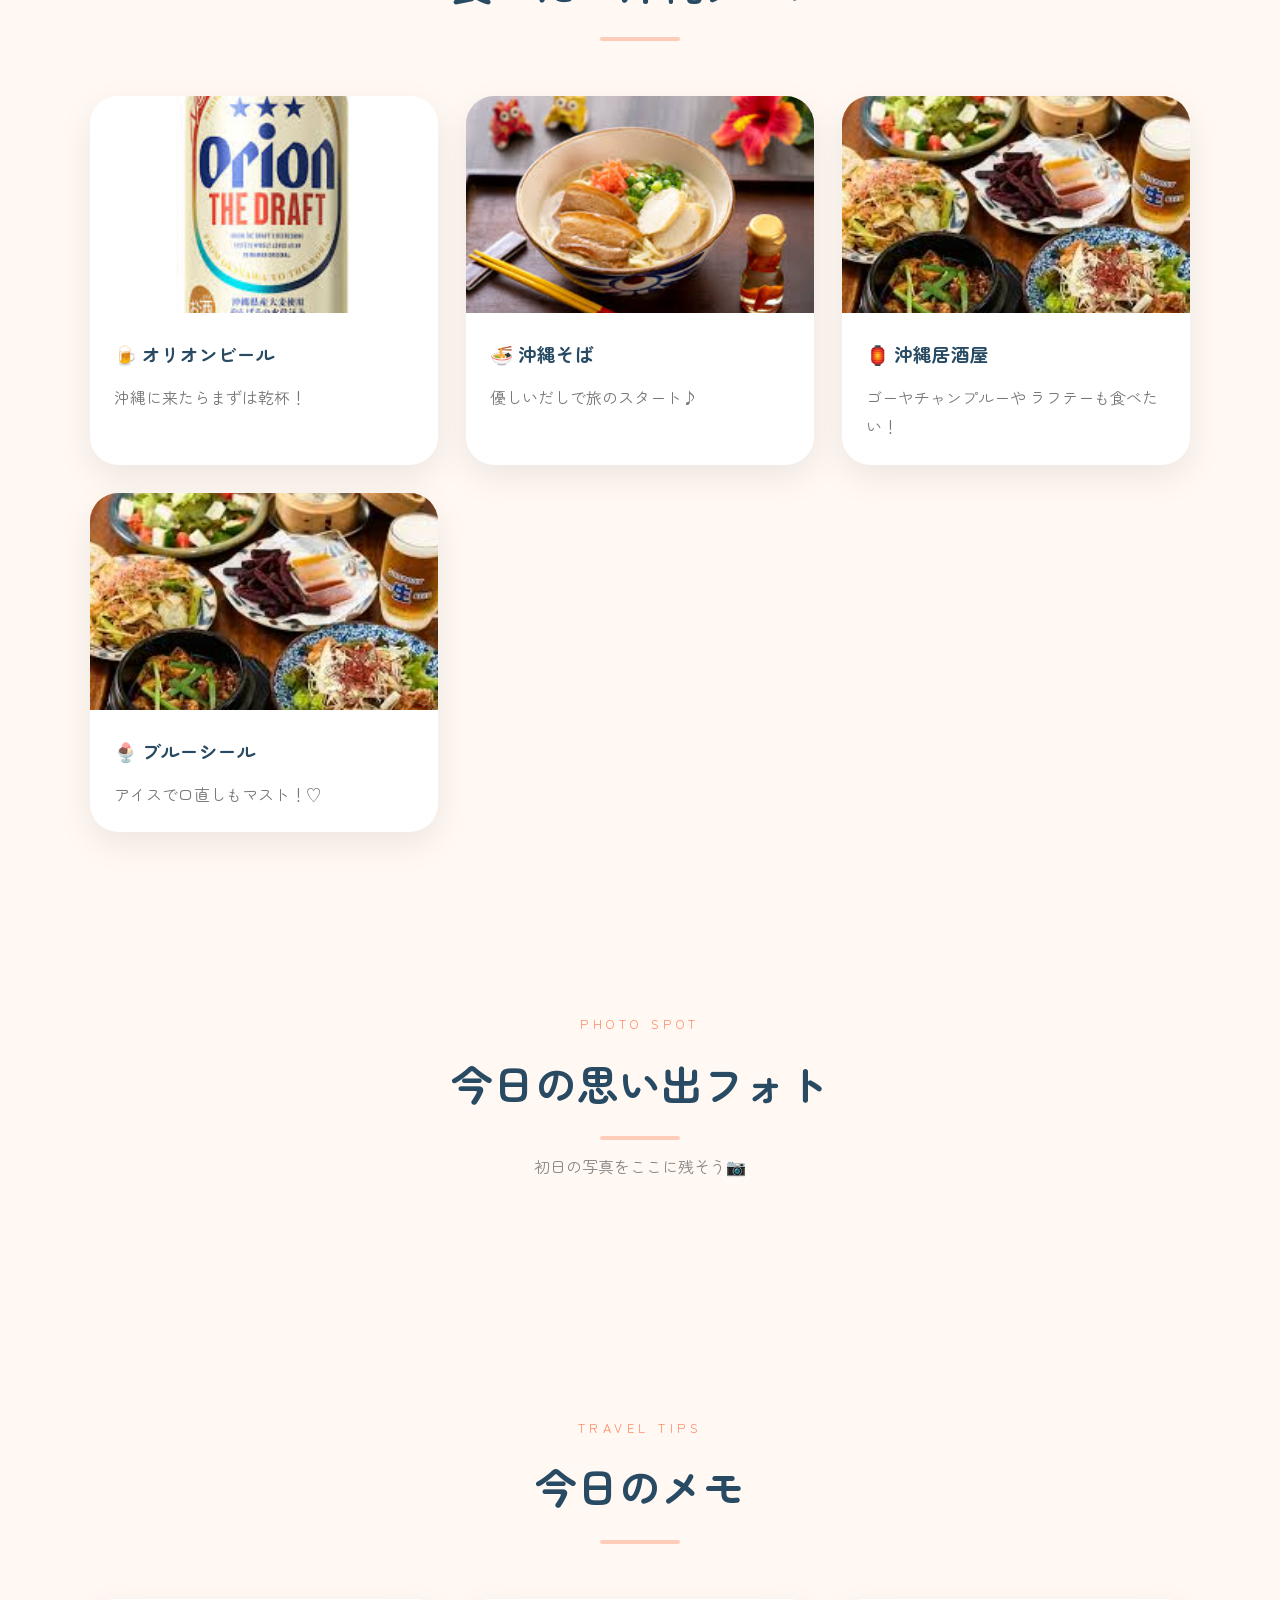
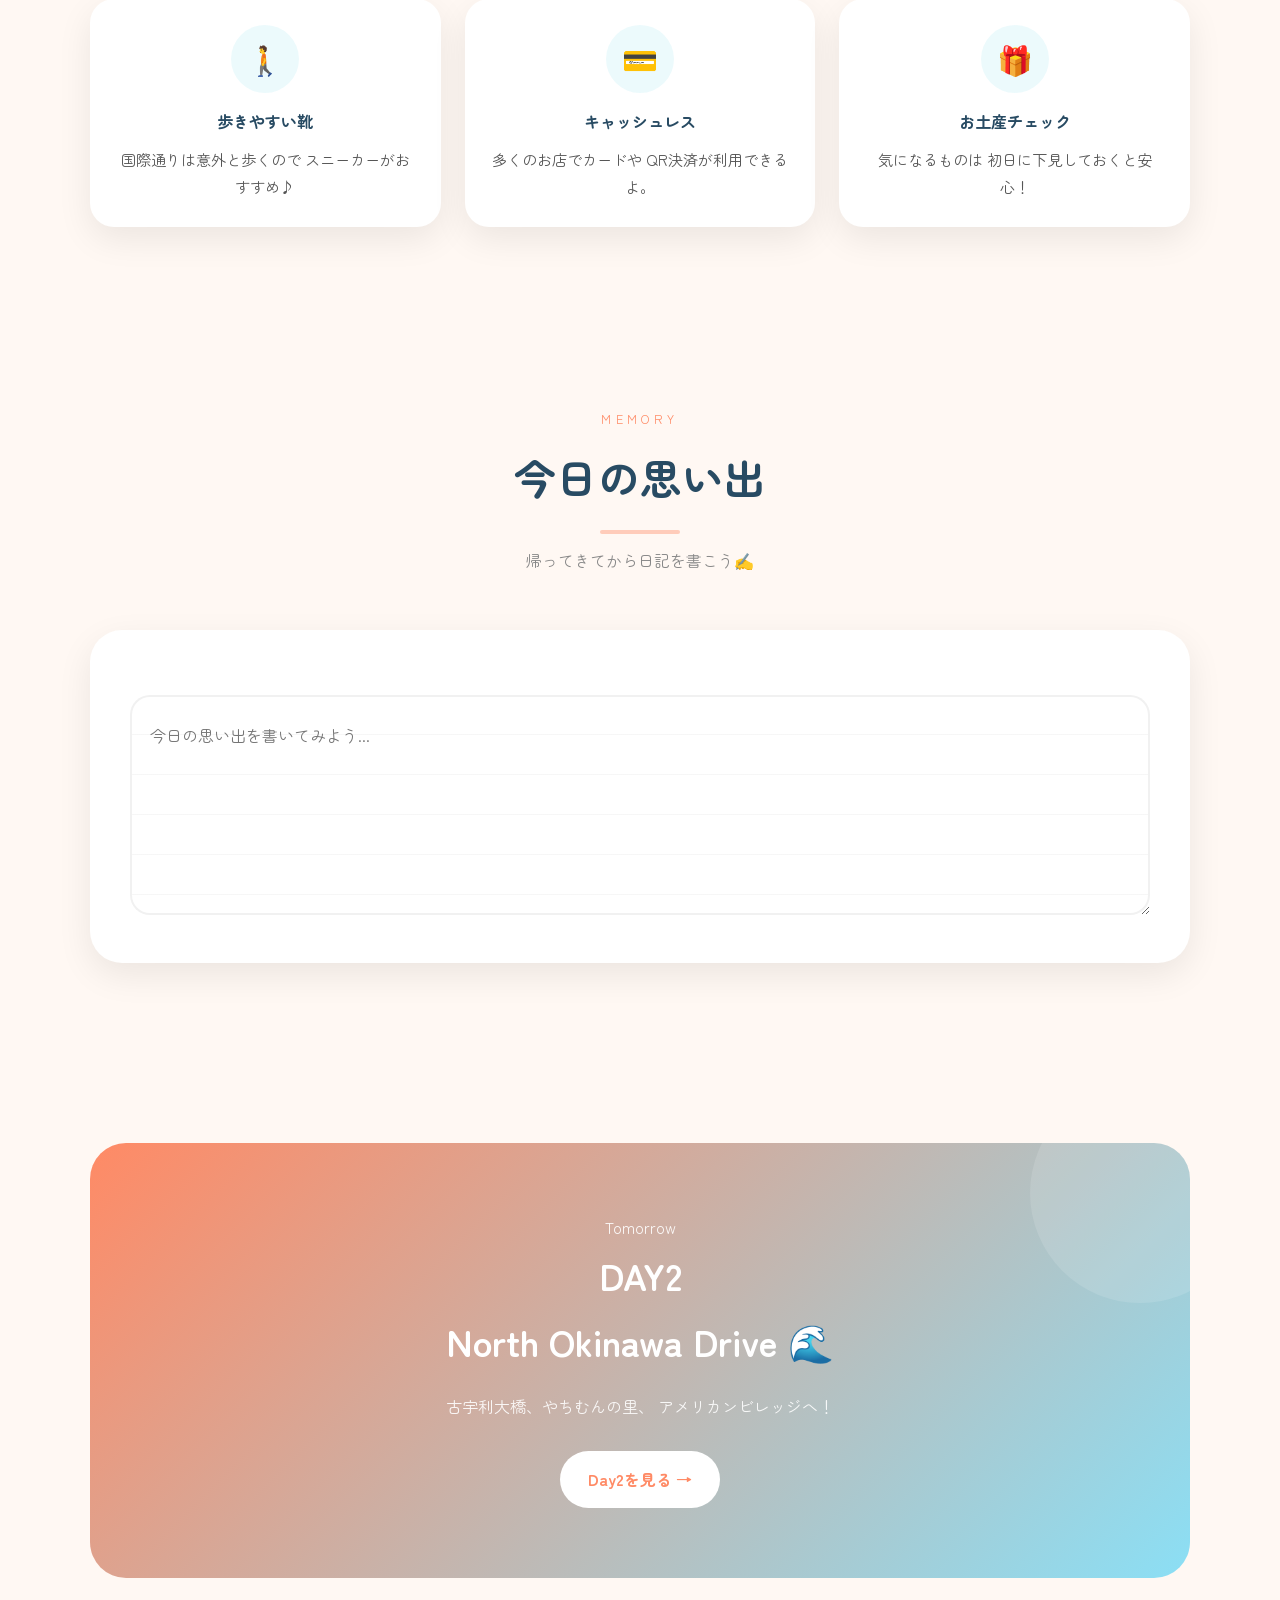
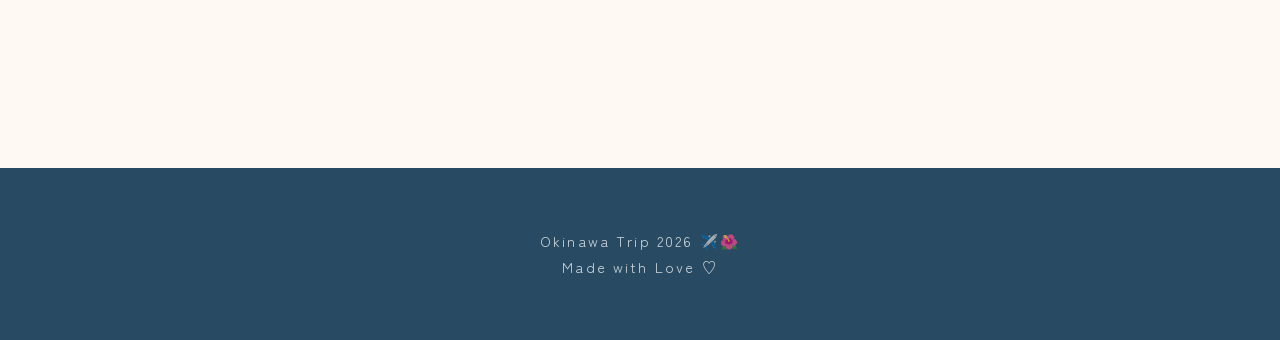
<file: html/day1.html>
<!DOCTYPE html>
<html lang="ja">

<head>
    <meta charset="UTF-8">
    <meta name="viewport" content="width=device-width, initial-scale=1.0">
    <title>Day1｜Welcome to Okinawa</title>
    <link rel="stylesheet" href="style.css">
</head>

<body class="day1">
    <!-- ==========================
         HERO
    =========================== -->
    <header class="hero" style="background-image:url('Background/day1.jpg');">
        <div class="hero-inner">
            <nav class="trip-nav">
                <a href="index.html">🏠 HOME</a>
                <a href="day1.html">DAY1</a>
                <a href="day2.html">DAY2</a>
                <a href="day3.html">DAY3</a>
                <a href="day4.html">DAY4</a>
                <a href="day5.html">DAY5</a>
                <a href="day6.html">DAY6</a>
            </nav>
            <span class="hero-day">
                🌺 DAY 1
            </span>
            <h1>
                Welcome<br>
                to Okinawa
            </h1>
            <p class="hero-sub">
                2026.06.28 Sun
            </p>
            <div class="hero-info">
                <span class="hero-chip">
                    ✈ 羽田 → 那覇
                </span>
                <span class="hero-chip">
                    🏨 ダブルツリーbyヒルトン那覇
                </span>
                <span class="hero-chip">
                    🍺 国際通り飲み歩き
                </span>
            </div>
        </div>
    </header>
    <!-- ==========================
         TODAY'S THEME
    =========================== -->
    <section>
        <div class="container">
            <div class="section-title fade">
                <span>Today's Theme</span>
                <h2>
                    沖縄旅のスタート！
                </h2>
                <p>
                    飛行機を降りた瞬間から南国気分。
                    <br>
                    初日はゆったりホテルへ向かい、
                    夜は国際通りで沖縄グルメを満喫♪
                </p>
            </div>
            <div class="pickup fade">
                <h2>
                    今日のポイント 🌴
                </h2>
                <p>
                    ✔ 初日は無理をしないスケジュール<br>
                    ✔ 沖縄料理とオリオンビールで乾杯🍻<br>
                    ✔ お土産チェックも忘れずに♪
                </p>
            </div>
        </div>
    </section>
    <!-- ==========================
         SCHEDULE
    =========================== -->
    <section>
        <div class="container">
            <div class="section-title fade">
                <span>Schedule</span>
                <h2>
                    今日のスケジュール
                </h2>
                <p>
                    初日はゆったりペースで沖縄を満喫🌺
                </p>
            </div>
            <div class="schedule fade">
                <div class="schedule-item">
                    <div class="schedule-time">
                        14:45
                    </div>
                    <div class="schedule-card">
                        <span class="tag">Flight ✈</span>
                        <h3>
                            羽田空港 出発
                        </h3>
                        <p>
                            いよいよ沖縄旅行スタート！
                            ドリンクを片手に空の旅を楽しもう♪
                        </p>
                    </div>
                </div>
                <div class="schedule-item">
                    <div class="schedule-time">
                        17:25
                    </div>
                    <div class="schedule-card">
                        <span class="tag">Arrival 🌴</span>
                        <h3>
                            那覇空港 到着
                        </h3>
                        <p>
                            南国の空気を感じながらホテルへ。
                            ゆっくりチェックインして荷物を置こう。
                        </p>
                    </div>
                </div>
                <div class="schedule-item">
                    <div class="schedule-time">
                        18:30
                    </div>
                    <div class="schedule-card">
                        <span class="tag">Hotel 🏨</span>
                        <h3>
                            ダブルツリーbyヒルトン那覇
                        </h3>
                        <p>
                            少し休憩して身支度。
                            夜の沖縄散策へ出発！
                        </p>
                    </div>
                </div>
                <div class="schedule-item">
                    <div class="schedule-time">
                        19:30
                    </div>
                    <div class="schedule-card">
                        <span class="tag">Dinner 🍺</span>
                        <h3>
                            国際通りで飲み歩き
                        </h3>
                        <p>
                            オリオンビールや泡盛、
                            沖縄料理を楽しみながら
                            初日の夜を満喫しよう！<br></br>
                            <a href="https://tabelog.com/okinawa/A4701/A470101/47002178/?gclsrc=aw.ds&&cid=yo_g_kw_shop_nml_47002178&gad_source=1&gad_campaignid=15516669106&gbraid=0AAAAADO8PFQ2NUq-G0MVsHvHdZ_PA7Sg9&gclid=Cj0KCQjw3K7RBhDJARIsAKRtP5SpSQHiXupCxWFwwmsovNoBuqVOJ9k1qZRU2jKMVcMt-S12qE7aiZEaAvj2EALw_wcB"
                                target="_blank" rel="noopener noreferrer">
                                抱瓶
                            </a>
                            <a href="https://tabelog.com/okinawa/A4701/A470101/47017376/?gclsrc=aw.ds&&cid=yo_g_kw_shop_nml_47017376&gad_source=1&gad_campaignid=15516669106&gbraid=0AAAAADO8PFQ2NUq-G0MVsHvHdZ_PA7Sg9&gclid=Cj0KCQjw3K7RBhDJARIsAKRtP5Sj0iE2bbgBYl0jLt5l17w6W36WVewSd4ZncRZOty7dJV7TUEob0XEaAmU5EALw_wcB"
                                target="_blank" rel="noopener noreferrer">
                                ぶらんちゅ
                            </a>
                        <p class="spot-link">
                        </p>
                    </div>
                </div>
                <div class="schedule-item">
                    <div class="schedule-time">
                        22:00
                    </div>
                    <div class="schedule-card">
                        <span class="tag">Night 🌙</span>
                        <h3>
                            ダブルツリーbyヒルトン那覇へ🏩
                        </h3>
                        <p>
                            明日からのドライブに備えて
                            ゆっくり休もう♪
                        </p>
                    </div>
                </div>
            </div>
        </div>
    </section>
    <!-- ==========================
         TODAY'S GOURMET
    =========================== -->
    <section>
        <div class="container">
            <div class="section-title fade">
                <span>Today's Gourmet</span>
                <h2>
                    食べたい沖縄グルメ
                </h2>
            </div>
            <div class="gourmet fade">
                <div class="gourmet-card">
                    <img src="Background/orion_beer.jpg" alt="オリオンビール">
                    <div class="gourmet-body">
                        <h3>
                            🍺 オリオンビール
                        </h3>
                        <p>
                            沖縄に来たらまずは乾杯！
                        </p>
                    </div>
                </div>
                <div class="gourmet-card">
                    <img src="Background/soba.jpg" alt="沖縄そば">
                    <div class="gourmet-body">
                        <h3>
                            🍜 沖縄そば
                        </h3>
                        <p>
                            優しいだしで旅のスタート♪
                        </p>
                    </div>
                </div>
                <div class="gourmet-card">
                    <img src="Background/izakaya.jpg" alt="沖縄居酒屋">
                    <div class="gourmet-body">
                        <h3>
                            🏮 沖縄居酒屋
                        </h3>
                        <p>
                            ゴーヤチャンプルーや
                            ラフテーも食べたい！
                        </p>
                    </div>
                </div>
                <div class="gourmet-card">
                    <img src="Background/izakaya.jpg" alt="沖縄居酒屋">
                    <div class="gourmet-body">
                        <h3>
                            🍨 ブルーシール
                        </h3>
                        <p>
                            アイスで口直しもマスト！♡
                        </p>
                    </div>
                </div>
            </div>
        </div>
    </section>
    <!-- ==========================
         PHOTO SPOT
    =========================== -->
    <section>
        <div class="container">
            <div class="section-title fade">
                <span>Photo Spot</span>
                <h2>
                    今日の思い出フォト
                </h2>
                <p>
                    初日の写真をここに残そう📷
                </p>
            </div>
            <!-- <div class="photo-grid fade">
                <div class="photo-card">
                    <img src="Background/kokusai_doori.jpg" alt="国際通り">
                    <div class="photo-body">
                        <h3>
                            🌴 国際通り
                        </h3>
                        <p>
                            ネオンが灯る沖縄一番の繁華街。
                            旅のスタートにぴったり！
                        </p>
                    </div>
                </div>
                <div class="photo-card">
                    <img src="Background/orion_beer.jpg" alt="オリオンビール">
                    <div class="photo-body">
                        <h3>
                            🍺 乾杯！
                        </h3>
                        <p>
                            沖縄に着いた記念の一枚✨
                        </p>
                    </div>
                </div>
            </div>
        </div> -->
    </section>
    <!-- ==========================
         TRAVEL TIPS
    =========================== -->
    <section>
        <div class="container">
            <div class="section-title fade">
                <span>Travel Tips</span>
                <h2>
                    今日のメモ
                </h2>
            </div>
            <div class="info-box fade">
                <div class="info-item">
                    <div class="icon">
                        🚶
                    </div>
                    <h4>
                        歩きやすい靴
                    </h4>
                    <p>
                        国際通りは意外と歩くので
                        スニーカーがおすすめ♪
                    </p>
                </div>
                <div class="info-item">
                    <div class="icon">
                        💳
                    </div>
                    <h4>
                        キャッシュレス
                    </h4>
                    <p>
                        多くのお店でカードや
                        QR決済が利用できるよ。
                    </p>
                </div>
                <div class="info-item">
                    <div class="icon">
                        🎁
                    </div>
                    <h4>
                        お土産チェック
                    </h4>
                    <p>
                        気になるものは
                        初日に下見しておくと安心！
                    </p>
                </div>
            </div>
        </div>
    </section>
    <!-- ==========================
         MEMORY
    =========================== -->
    <section>
        <div class="container">
            <div class="section-title fade">
                <span>Memory</span>
                <h2>
                    今日の思い出
                </h2>
                <p>
                    帰ってきてから日記を書こう✍️
                </p>
            </div>
            <div class="memory fade">
                <textarea placeholder="今日の思い出を書いてみよう..."></textarea>
            </div>
        </div>
    </section>
    <!-- ==========================
         NEXT DAY
    =========================== -->
    <section>
        <div class="container">
            <div class="next-day fade">
                <p>
                    Tomorrow
                </p>
                <h2>
                    DAY2<br>
                    North Okinawa Drive 🌊
                </h2>
                <p>
                    古宇利大橋、やちむんの里、
                    アメリカンビレッジへ！
                </p>
                <a href="day2.html" class="button">
                    Day2を見る →
                </a>
            </div>
        </div>
    </section>
    <footer>
        <p>
            Okinawa Trip 2026 ✈️🌺<br>
            Made with Love ♡
        </p>
    </footer>
    <script src="script.js"></script>
</body>

</html>
</file>
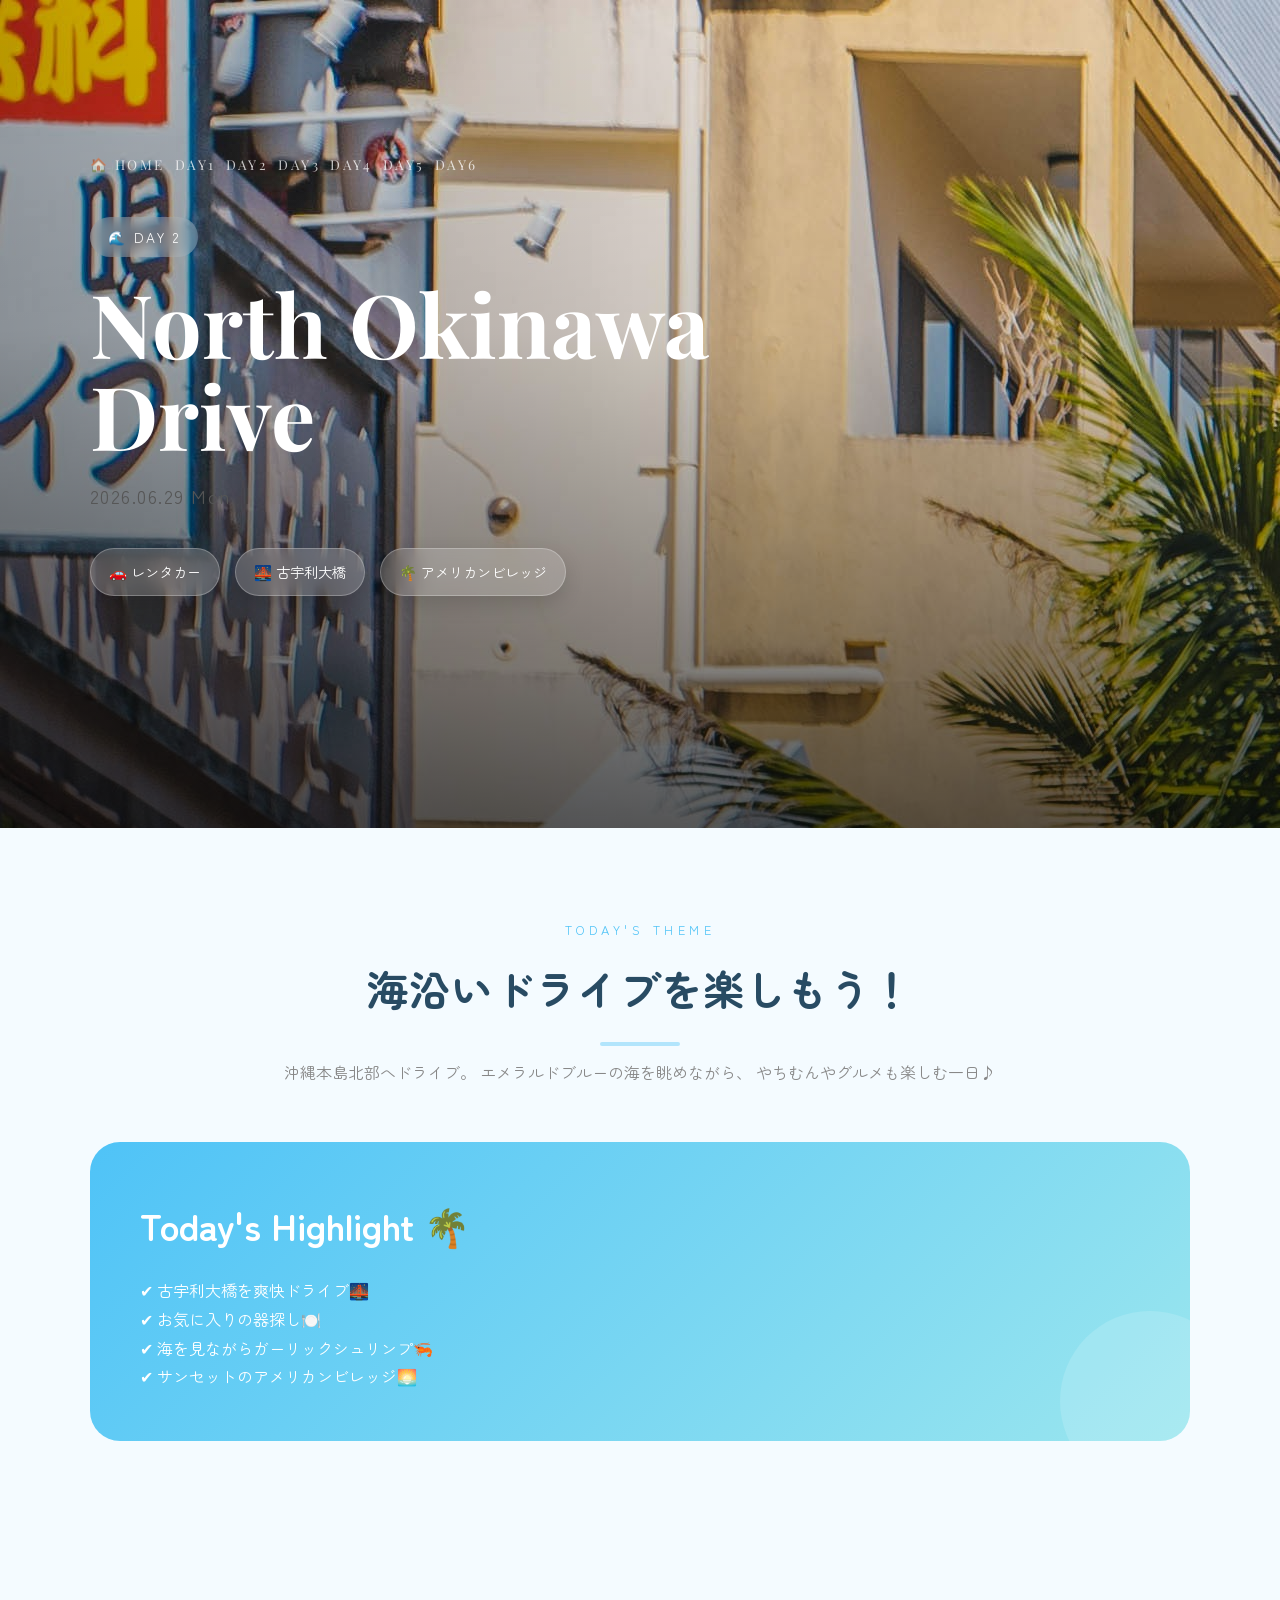
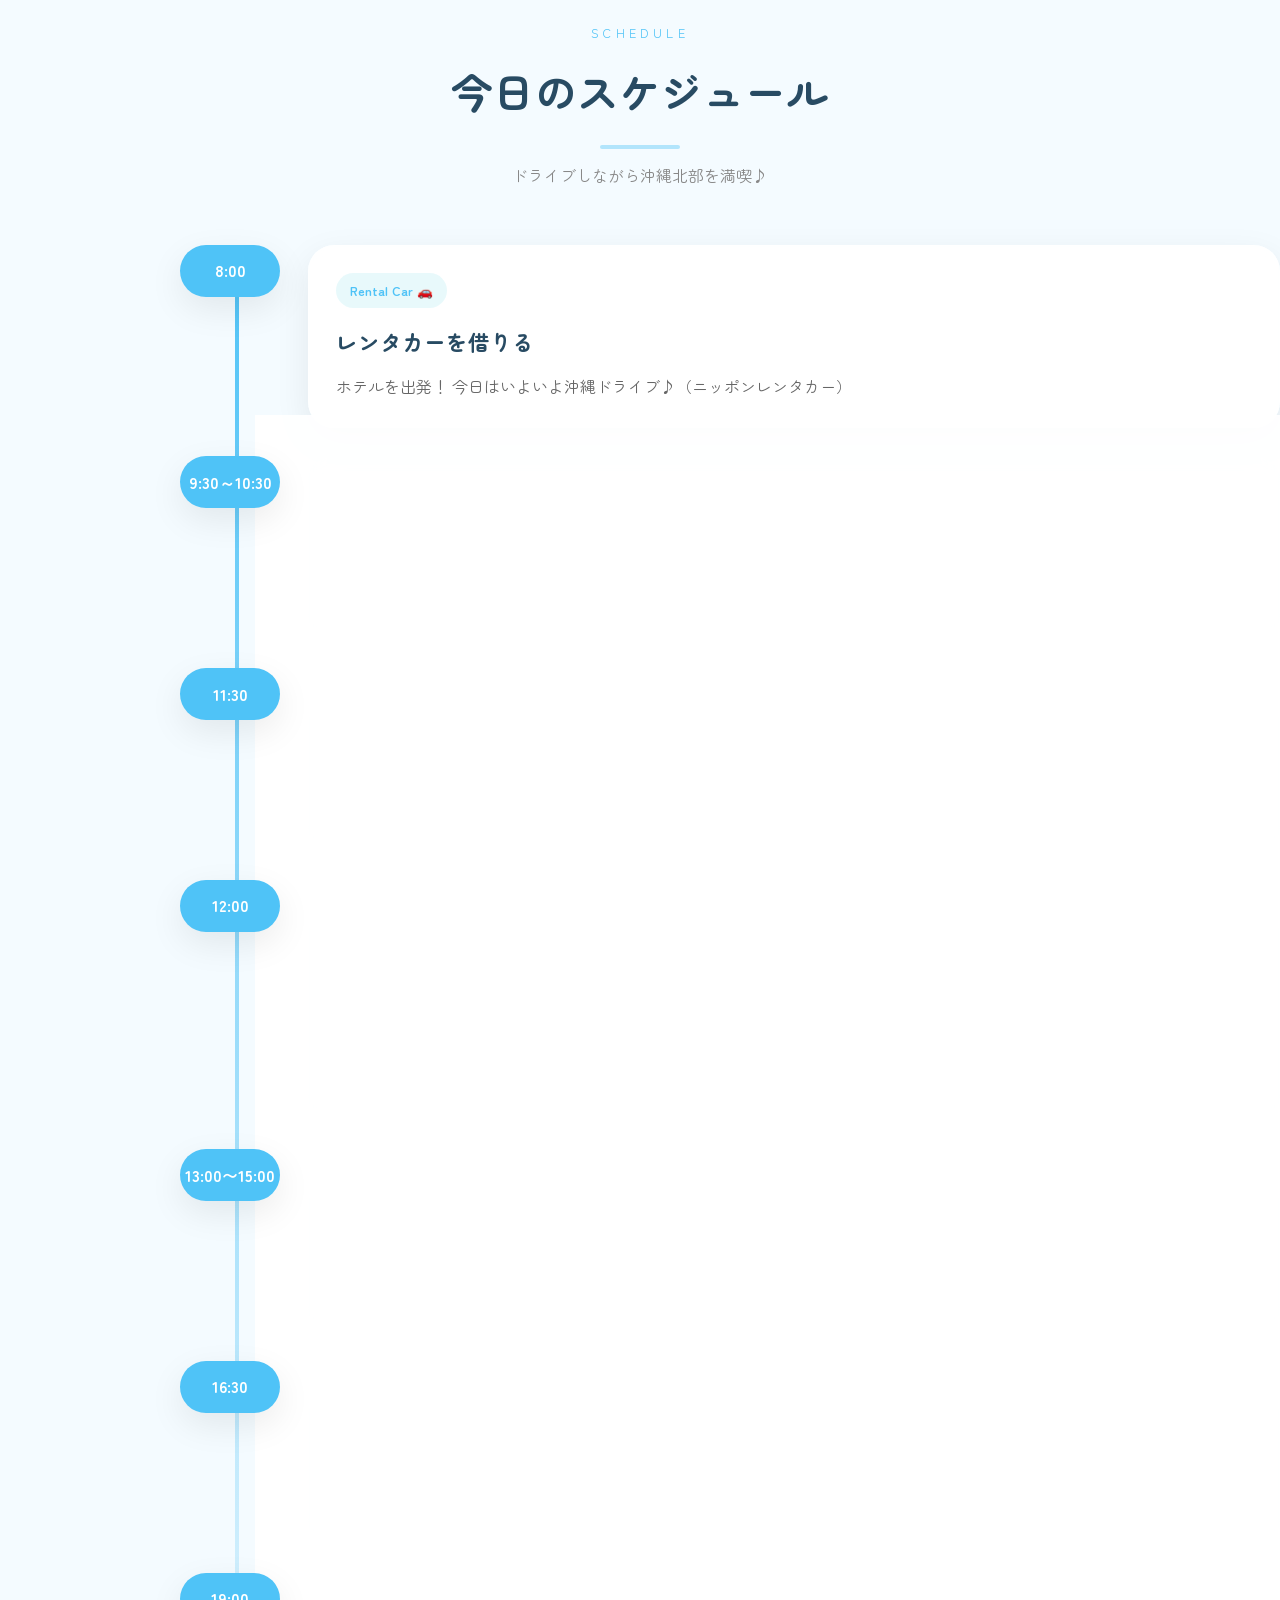
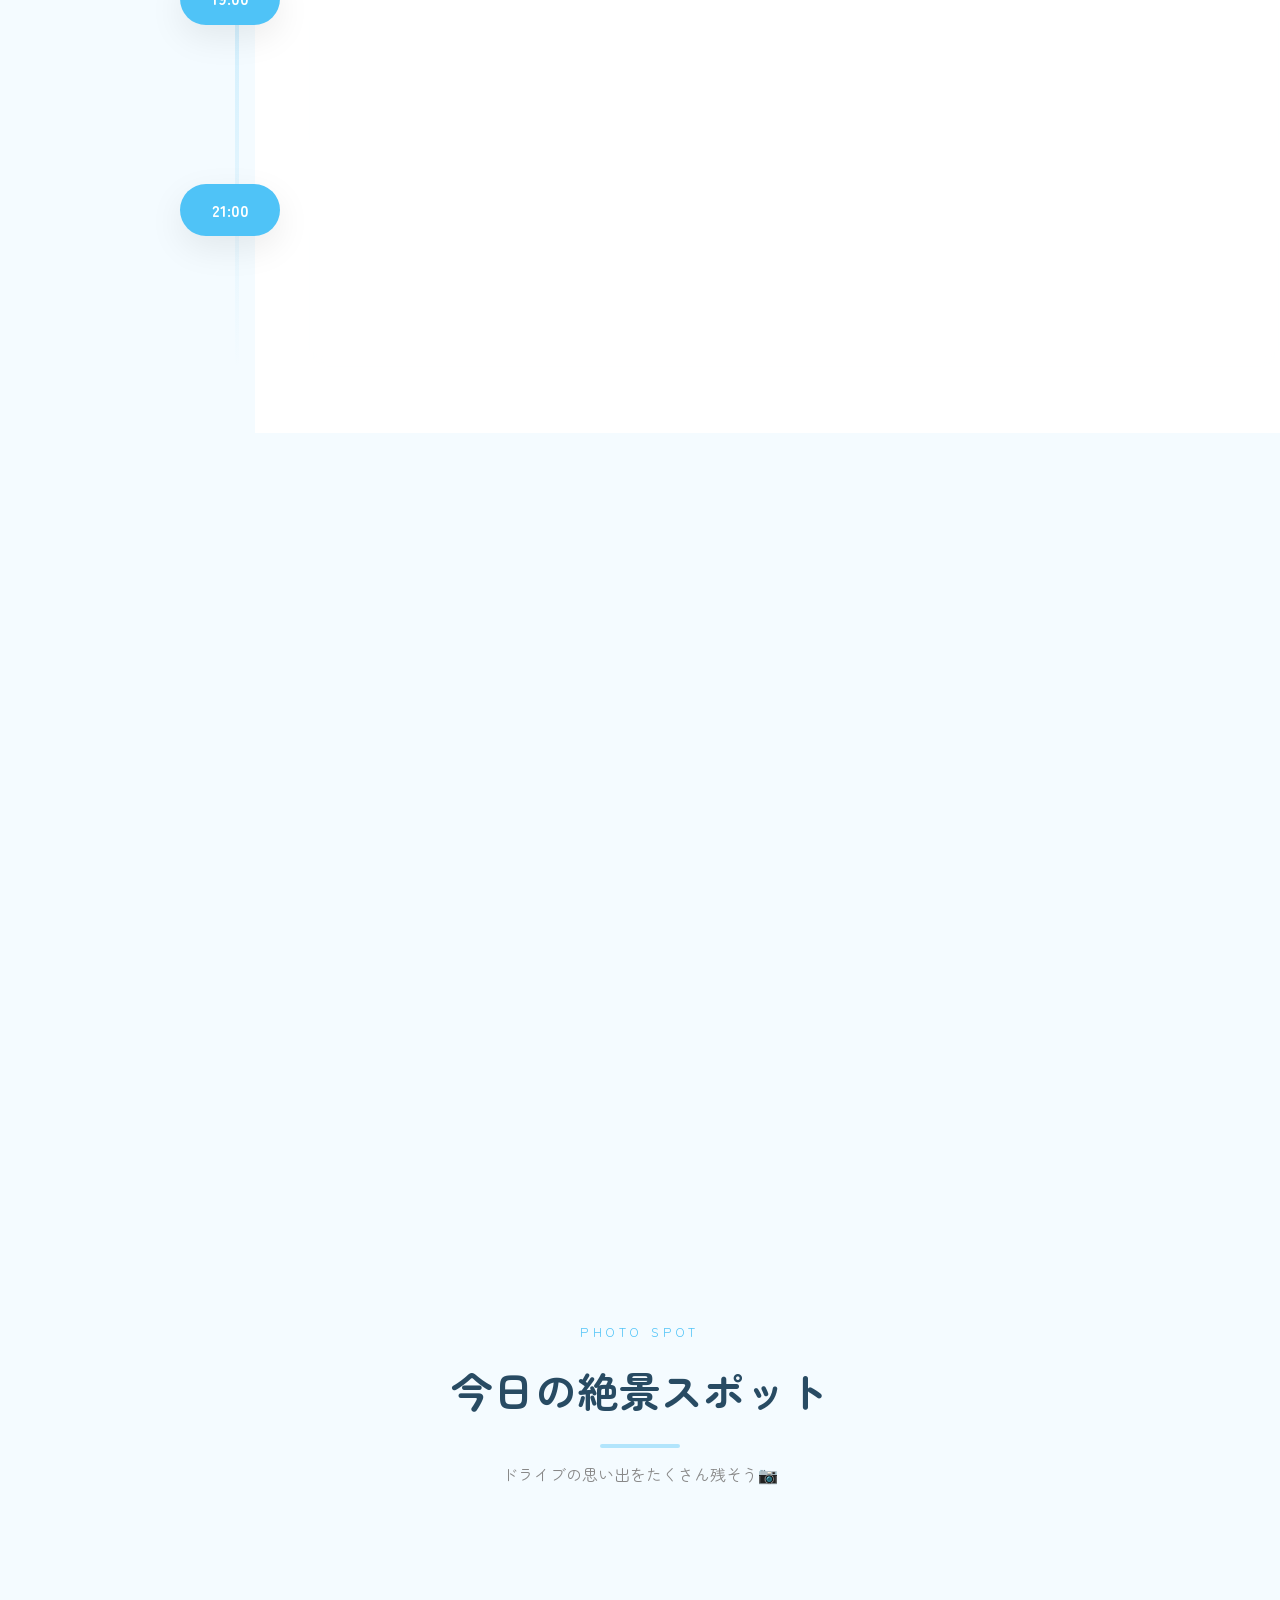
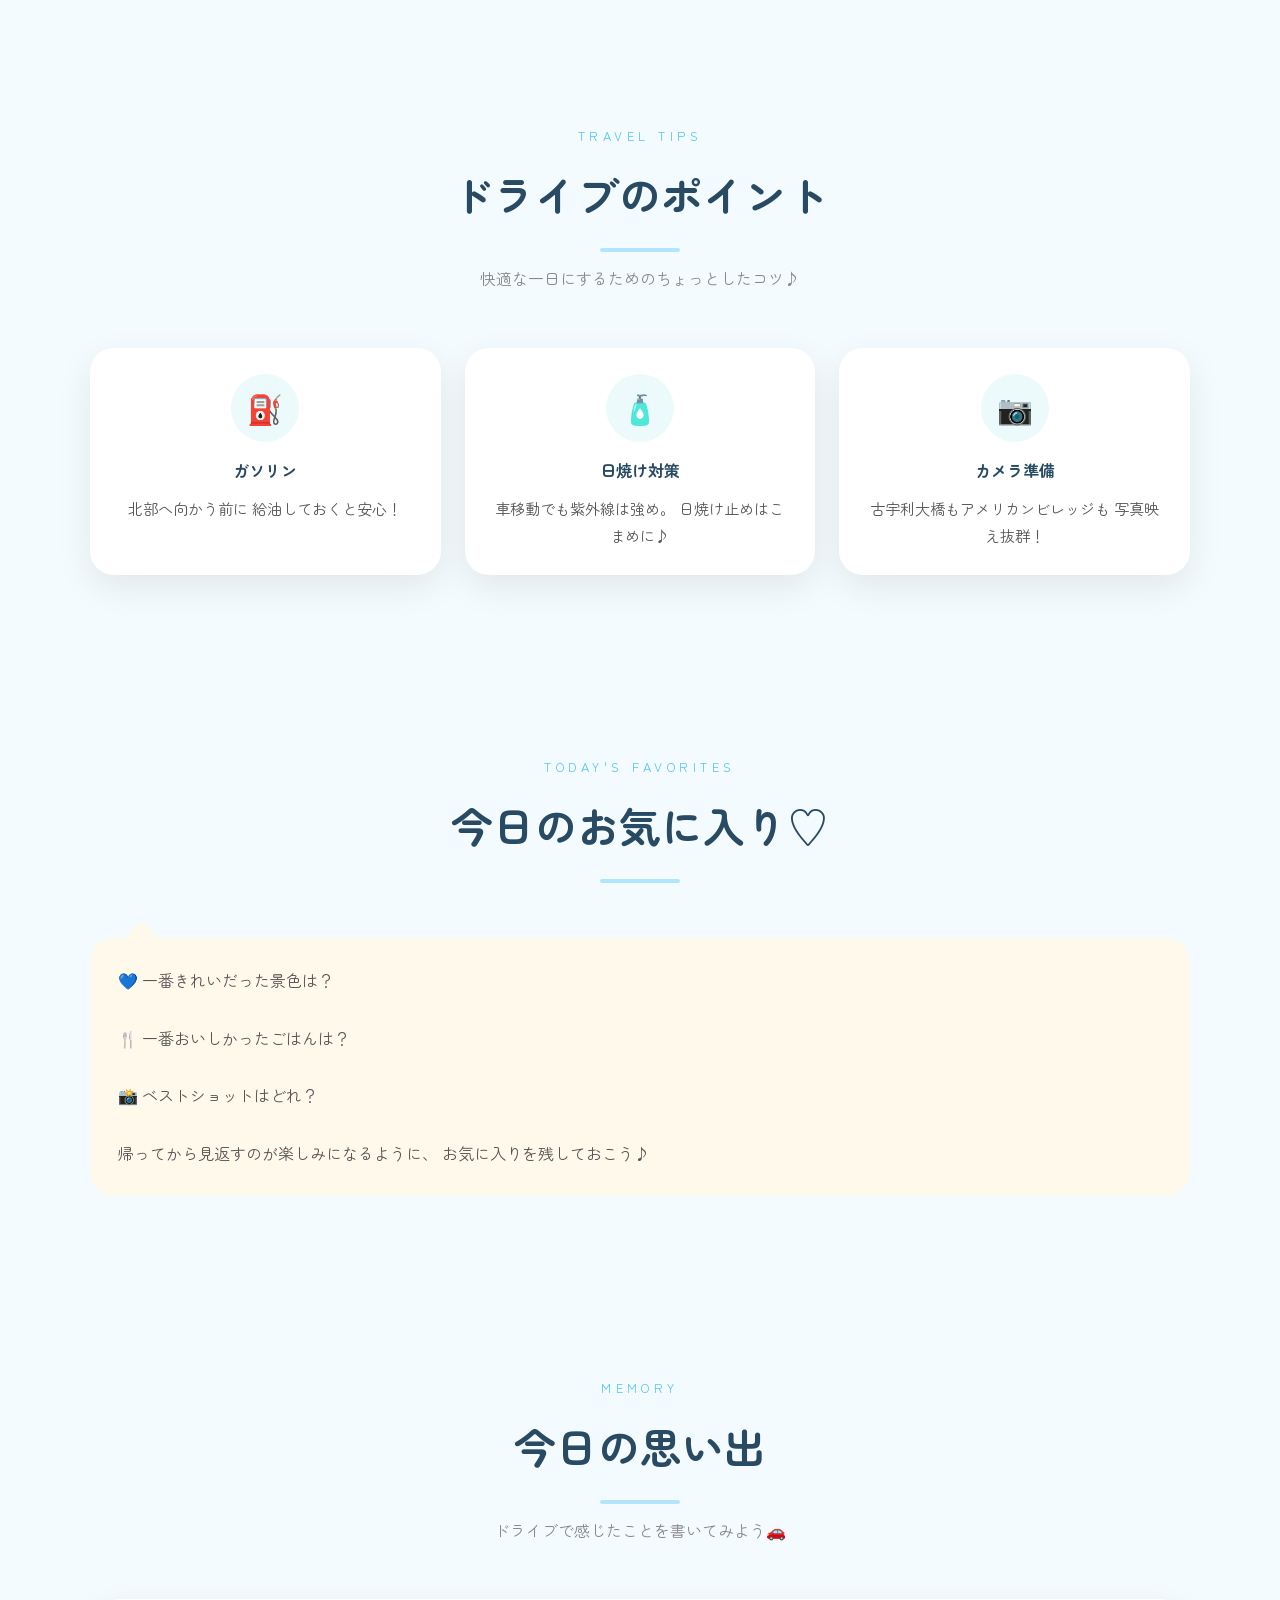
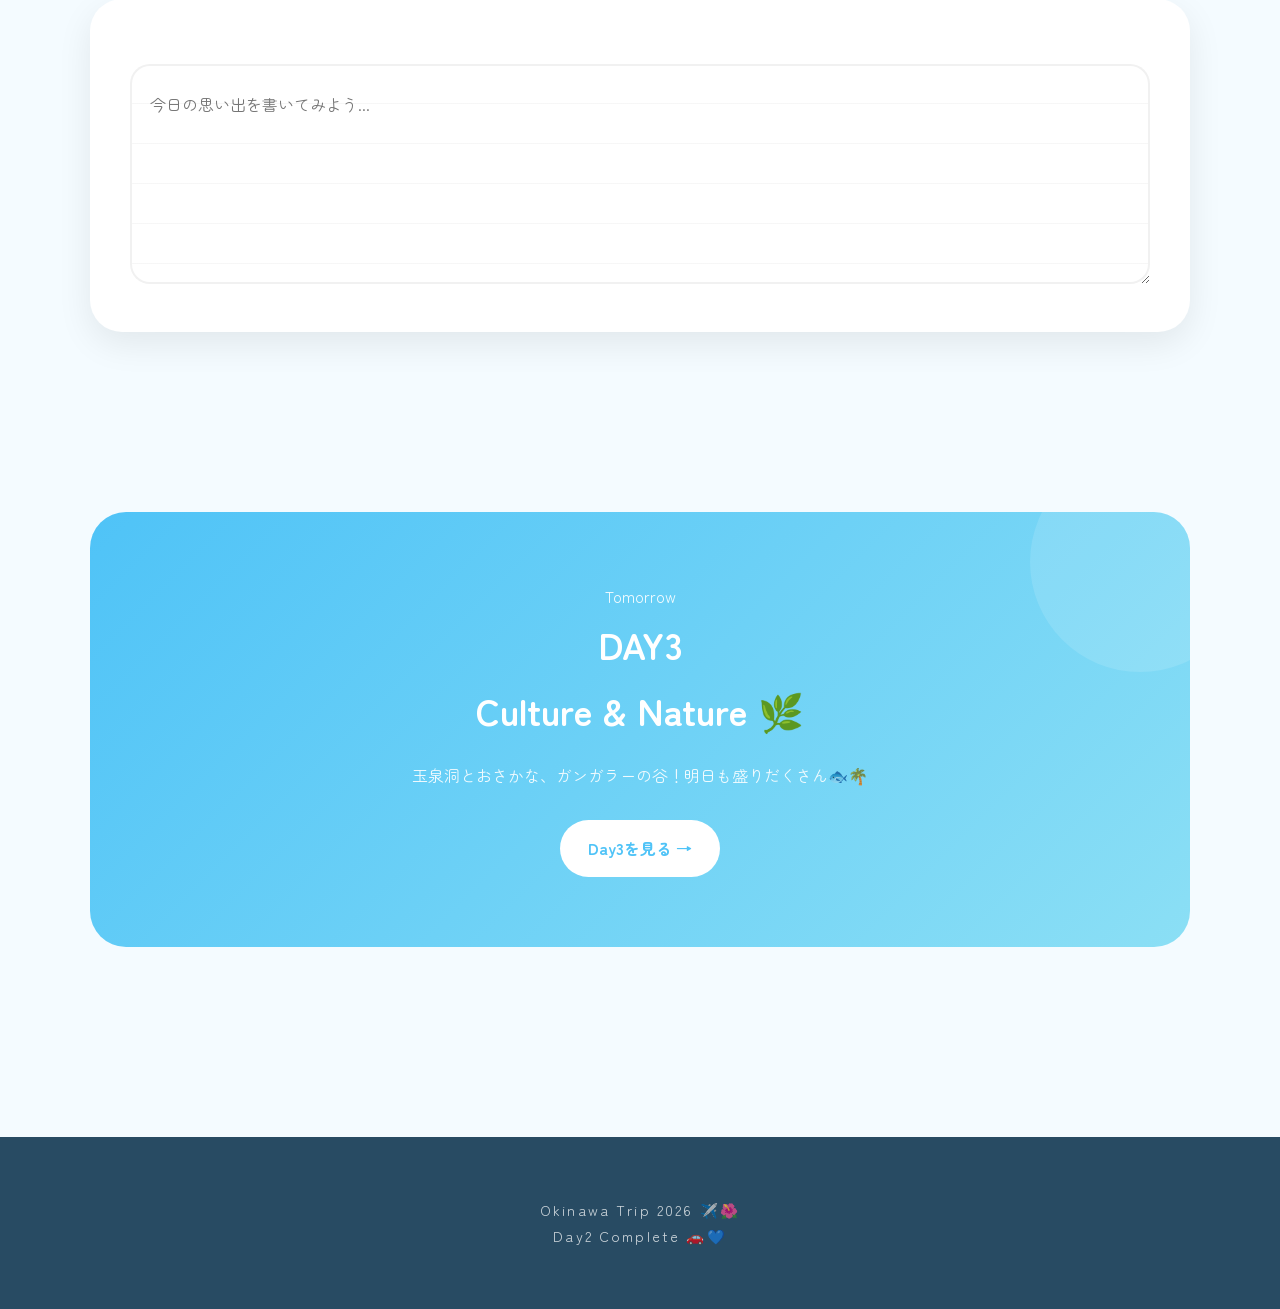
<file: html/day2.html>
<!DOCTYPE html>
<html lang="ja">

<head>
    <meta charset="UTF-8">
    <meta name="viewport" content="width=device-width, initial-scale=1.0">
    <title>Day2｜North Okinawa Drive</title>
    <link rel="stylesheet" href="style.css">
</head>

<body class="day2">
    <!-- ==========================
         HERO
    =========================== -->
    <header class="hero" style="background-image:url('Background/day2.jpg');">
        <div class="hero-inner">
            <nav class="trip-nav">
                <a href="index.html">🏠 HOME</a>
                <a href="day1.html">DAY1</a>
                <a href="day2.html">DAY2</a>
                <a href="day3.html">DAY3</a>
                <a href="day4.html">DAY4</a>
                <a href="day5.html">DAY5</a>
                <a href="day6.html">DAY6</a>
            </nav>
            <span class="hero-day">
                🌊 DAY 2
            </span>
            <h1>
                North Okinawa<br>
                Drive
            </h1>
            <p class="hero-sub">
                2026.06.29 Mon
            </p>
            <div class="hero-info">
                <span class="hero-chip">
                    🚗 レンタカー
                </span>
                <span class="hero-chip">
                    🌉 古宇利大橋
                </span>
                <span class="hero-chip">
                    🌴 アメリカンビレッジ
                </span>
            </div>
        </div>
    </header>
    <!-- ==========================
         TODAY'S THEME
    =========================== -->
    <section>
        <div class="container">
            <div class="section-title fade">
                <span>Today's Theme</span>
                <h2>
                    海沿いドライブを楽しもう！
                </h2>
                <p>
                    沖縄本島北部へドライブ。
                    エメラルドブルーの海を眺めながら、
                    やちむんやグルメも楽しむ一日♪
                </p>
            </div>
            <div class="pickup fade">
                <h2>
                    Today's Highlight 🌴
                </h2>
                <p>
                    ✔ 古宇利大橋を爽快ドライブ🌉<br>
                    ✔ お気に入りの器探し🍽️<br>
                    ✔ 海を見ながらガーリックシュリンプ🦐<br>
                    ✔ サンセットのアメリカンビレッジ🌅
                </p>
            </div>
        </div>
    </section>
    <!-- ==========================
         SCHEDULE
    =========================== -->
    <section>
        <div class="container">
            <div class="section-title fade">
                <span>Schedule</span>
                <h2>
                    今日のスケジュール
                </h2>
                <p>
                    ドライブしながら沖縄北部を満喫♪
                </p>
            </div>
            <div class="schedule fade">
                <div class="schedule-item">
                    <div class="schedule-time">
                        8:00
                    </div>
                    <div class="schedule-card">
                        <span class="tag">
                            Rental Car 🚗
                        </span>
                        <h3>
                            レンタカーを借りる
                        </h3>
                        <p>
                            ホテルを出発！
                            今日はいよいよ沖縄ドライブ♪（ニッポンレンタカー）
                        </p>
                    </div>
                </div>
                <div class="schedule-item">
                    <div class="schedule-time">
                        9:30～10:30
                    </div>
                    <div class="schedule-card">
                        <span class="tag">
                            Shopping 🍽️
                        </span>
                        <h3>
                            やちむんの里
                        </h3>
                        <p>
                            やちむん（沖縄の焼き物）を見ながら、
                            お気に入りのお皿探し♪
                            旅の記念になる器を見つけよう！
                        </p>
                    </div>
                </div>
                <div class="schedule-item">
                    <div class="schedule-time">
                        11:30
                    </div>
                    <div class="schedule-card">
                        <span class="tag">
                            Scenic Spot 🌉
                        </span>
                        <h3>
                            古宇利大橋
                        </h3>
                        <p>
                            沖縄屈指の絶景スポット。
                            海の上を走る爽快感を楽しもう！
                        </p>
                    </div>
                </div>
                <div class="schedule-item">
                    <div class="schedule-time">
                        12:00
                    </div>
                    <div class="schedule-card">
                        <span class="tag">
                            Lunch 🦐
                        </span>
                        <h3>
                            ガーリックシュリンプ
                        </h3>
                        <p>
                            海を眺めながらランチ♪
                            沖縄らしいリゾート気分を満喫。<br></br>
                            <a href="https://lovesokinawa.co.jp/" target="_blank" rel="noopener noreferrer">
                                KOURI SHRIMP
                            </a>
                        </p>
                    </div>
                </div>
                <div class="schedule-item">
                    <div class="schedule-time">
                        13:00〜15:00
                    </div>
                    <div class="schedule-card">
                        <span class="tag">
                            Beach 🌊
                        </span>
                        <h3>
                            古宇利ビーチ
                        </h3>
                        <p>
                            海遊びや写真撮影をしながら、沖縄の海を楽しもう🪼
                        </p>
                    </div>
                </div>
                <div class="schedule-item">
                    <div class="schedule-time">
                        16:30
                    </div>
                    <div class="schedule-card">
                        <span class="tag">
                            Sunset 🌴
                        </span>
                        <h3>
                            アメリカンビレッジ
                        </h3>
                        <p>
                            カラフルな街並みを散策♪
                            ショッピングやカフェ巡りも楽しもう。
                        </p>
                    </div>
                </div>
                <div class="schedule-item">
                    <div class="schedule-time">
                        19:00
                    </div>
                    <div class="schedule-card">
                        <span class="tag">
                            Gourmet 🍔
                        </span>
                        <h3>
                            Sandbox Burgers
                        </h3>
                        <p>
                            沖縄の雰囲気を味わいながら、グルメバーガーを食べよう♪
                        </p>
                    </div>
                </div>
                <div class="schedule-item">
                    <div class="schedule-time">
                        21:00
                    </div>
                    <div class="schedule-card">
                        <span class="tag">
                            Hotel 🏨
                        </span>
                        <h3>
                            ホテルへ戻る
                        </h3>
                        <p>
                            明日に備えて
                            ゆっくり休もう🌙
                        </p>
                    </div>
                </div>
            </div>
        </div>
    </section>
    <!-- ==========================
         TODAY'S GOURMET
    =========================== -->
    <section>
        <div class="container">
            <div class="section-title fade">
                <span>Today's Gourmet</span>
                <h2>
                    今日の楽しみグルメ
                </h2>
                <p>
                    海と一緒に味わいたい沖縄グルメ✨
                </p>
            </div>
            <div class="gourmet fade">
                <div class="gourmet-card">
                    <img src="Background/shrimp.jpg" alt="ガーリックシュリンプ">
                    <div class="gourmet-body">
                        <h3>
                            🦐 ガーリックシュリンプ
                        </h3>
                        <p>
                            香ばしいガーリックの香り！
                            海辺ランチにぴったり♪
                        </p>
                    </div>
                </div>
                <div class="gourmet-card">
                    <img src="Background/zenzai.jpg" alt="沖縄ぜんざい">
                    <div class="gourmet-body">
                        <h3>
                            🍧 沖縄ぜんざい
                        </h3>
                        <p>
                            暑い沖縄で食べたい、
                            ひんやりご褒美スイーツ♡
                        </p>
                    </div>
                </div>
                <div class="gourmet-card">
                    <img src="Background/hamburger.jpg" alt="ハンバーガー">
                    <div class="gourmet-body">
                        <h3>
                            🍔 沖縄バーガー
                        </h3>
                        <p>
                            アメリカンビレッジならでは！
                            ボリューム満点の人気グルメ♪
                        </p>
                    </div>
                </div>
            </div>
        </div>
    </section>
    <!-- ==========================
         PHOTO SPOT
    =========================== -->
    <section>
        <div class="container">
            <div class="section-title fade">
                <span>Photo Spot</span>
                <h2>
                    今日の絶景スポット
                </h2>
                <p>
                    ドライブの思い出をたくさん残そう📷
                </p>
            </div>
            <!-- <div class="photo-grid fade">
                <div class="photo-card">
                    <img src="Background/bridge.jpg" alt="古宇利大橋">
                    <div class="photo-body">
                        <h3>
                            🌉 古宇利大橋
                        </h3>
                        <p>
                            エメラルドブルーの海に
                            まっすぐ伸びる絶景ロード！
                        </p>
                    </div>
                </div>
                <div class="photo-card">
                    <img src="Background/american.jpg" alt="アメリカンビレッジ">
                    <div class="photo-body">
                        <h3>
                            🌴 アメリカンビレッジ
                        </h3>
                        <p>
                            カラフルな街並みと
                            サンセットが最高のフォトスポット✨
                        </p>
                    </div>
                </div>
            </div> -->
        </div>
    </section>
    <!-- ==========================
         TRAVEL TIPS
    =========================== -->
    <section>
        <div class="container">
            <div class="section-title fade">
                <span>Travel Tips</span>
                <h2>
                    ドライブのポイント
                </h2>
                <p>
                    快適な一日にするためのちょっとしたコツ♪
                </p>
            </div>
            <div class="info-box fade">
                <div class="info-item">
                    <div class="icon">
                        ⛽
                    </div>
                    <h4>
                        ガソリン
                    </h4>
                    <p>
                        北部へ向かう前に
                        給油しておくと安心！
                    </p>
                </div>
                <div class="info-item">
                    <div class="icon">
                        🧴
                    </div>
                    <h4>
                        日焼け対策
                    </h4>
                    <p>
                        車移動でも紫外線は強め。
                        日焼け止めはこまめに♪
                    </p>
                </div>
                <div class="info-item">
                    <div class="icon">
                        📷
                    </div>
                    <h4>
                        カメラ準備
                    </h4>
                    <p>
                        古宇利大橋もアメリカンビレッジも
                        写真映え抜群！
                    </p>
                </div>
            </div>
        </div>
    </section>
    <!-- ==========================
         TODAY'S FAVORITES
    =========================== -->
    <section>
        <div class="container">
            <div class="section-title fade">
                <span>Today's Favorites</span>
                <h2>
                    今日のお気に入り♡
                </h2>
            </div>
            <div class="balloon fade">
                <p>
                    💙 一番きれいだった景色は？<br><br>
                    🍴 一番おいしかったごはんは？<br><br>
                    📸 ベストショットはどれ？<br><br>
                    帰ってから見返すのが楽しみになるように、
                    お気に入りを残しておこう♪
                </p>
            </div>
        </div>
    </section>
    <!-- ==========================
         MEMORY
    =========================== -->
    <section>
        <div class="container">
            <div class="section-title fade">
                <span>Memory</span>
                <h2>
                    今日の思い出
                </h2>
                <p>
                    ドライブで感じたことを書いてみよう🚗
                </p>
            </div>
            <div class="memory fade">
                <textarea placeholder="今日の思い出を書いてみよう..."></textarea>
            </div>
        </div>
    </section>
    <!-- ==========================
         NEXT DAY
    =========================== -->
    <section>
        <div class="container">
            <div class="next-day fade">
                <p>
                    Tomorrow
                </p>
                <h2>
                    DAY3<br>
                    Culture & Nature 🌿
                </h2>
                <p>
                    玉泉洞とおさかな、ガンガラーの谷！明日も盛りだくさん🐟🌴
                </p>
                <a href="day3.html" class="button">
                    Day3を見る →
                </a>
            </div>
        </div>
    </section>
    <footer>
        <p>
            Okinawa Trip 2026 ✈️🌺<br>
            Day2 Complete 🚗💙
        </p>
    </footer>
    <script src="script.js"></script>
</body>

</html>
</file>
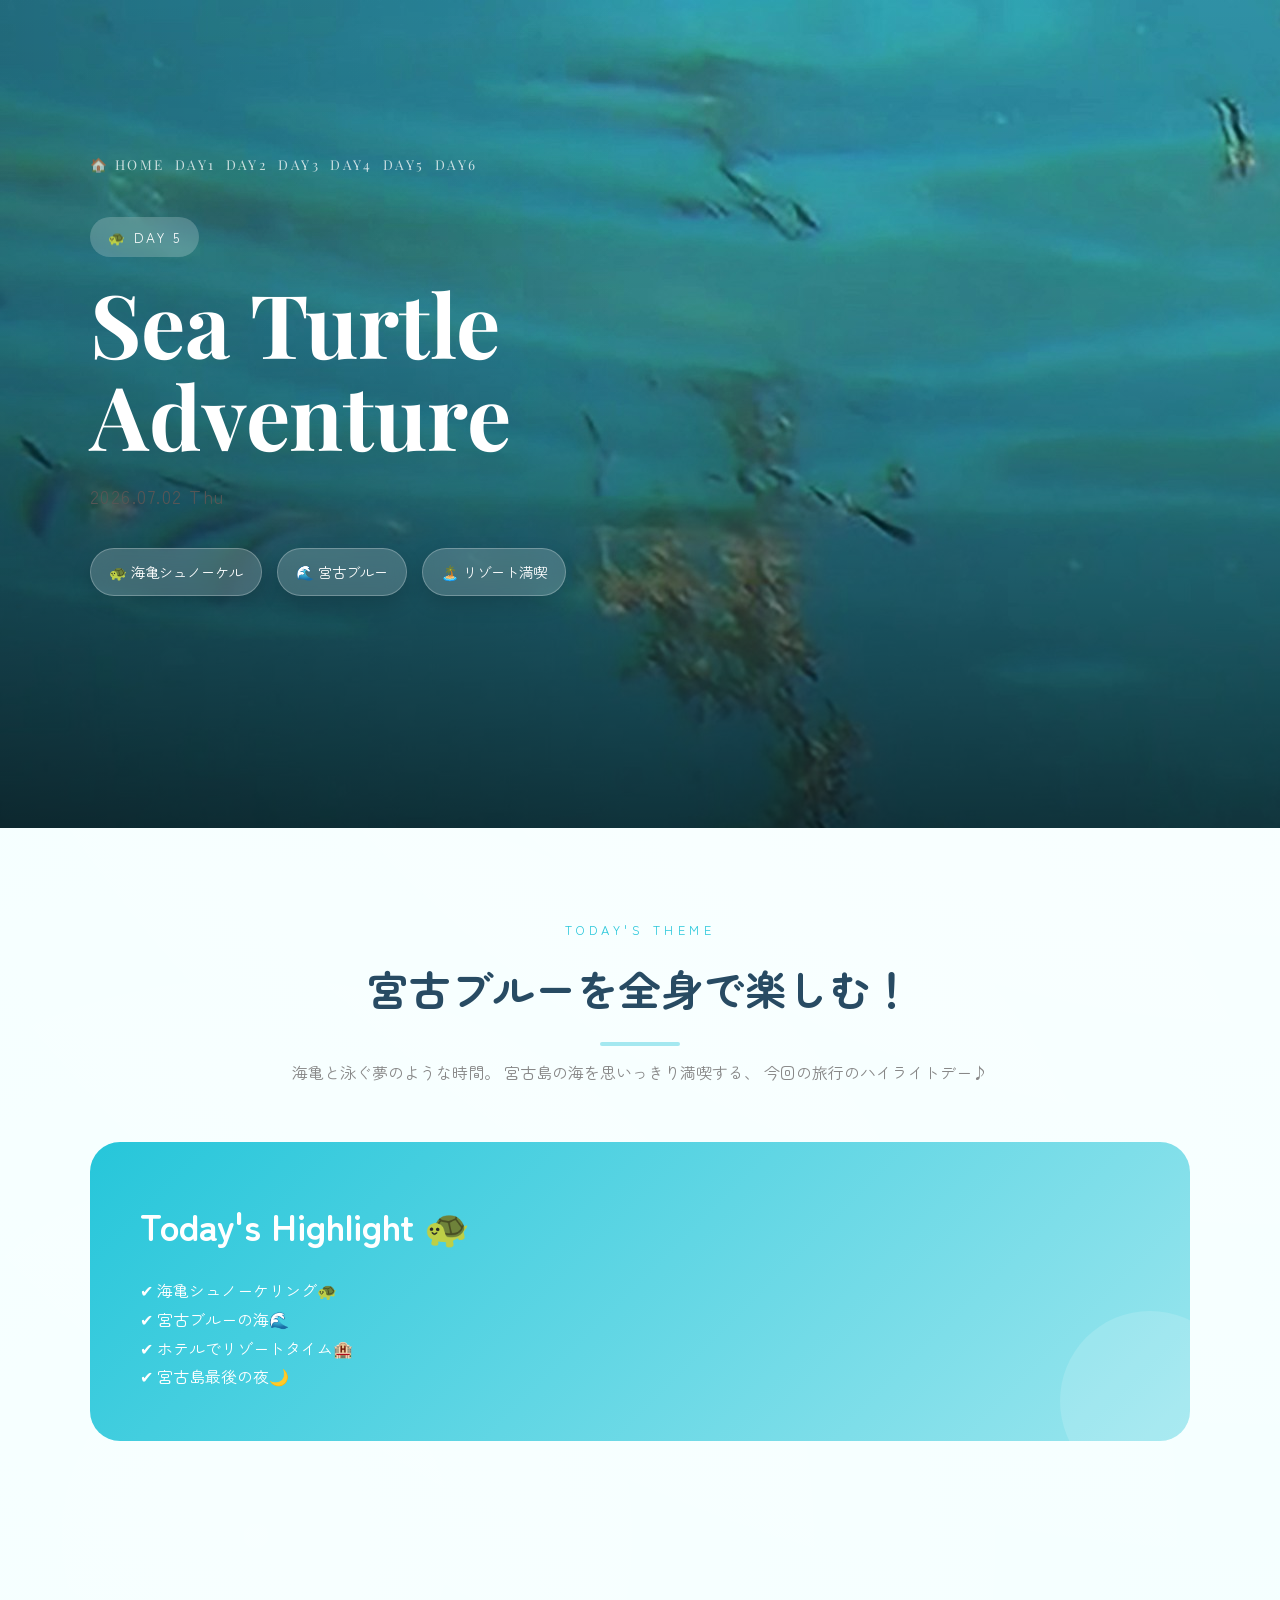
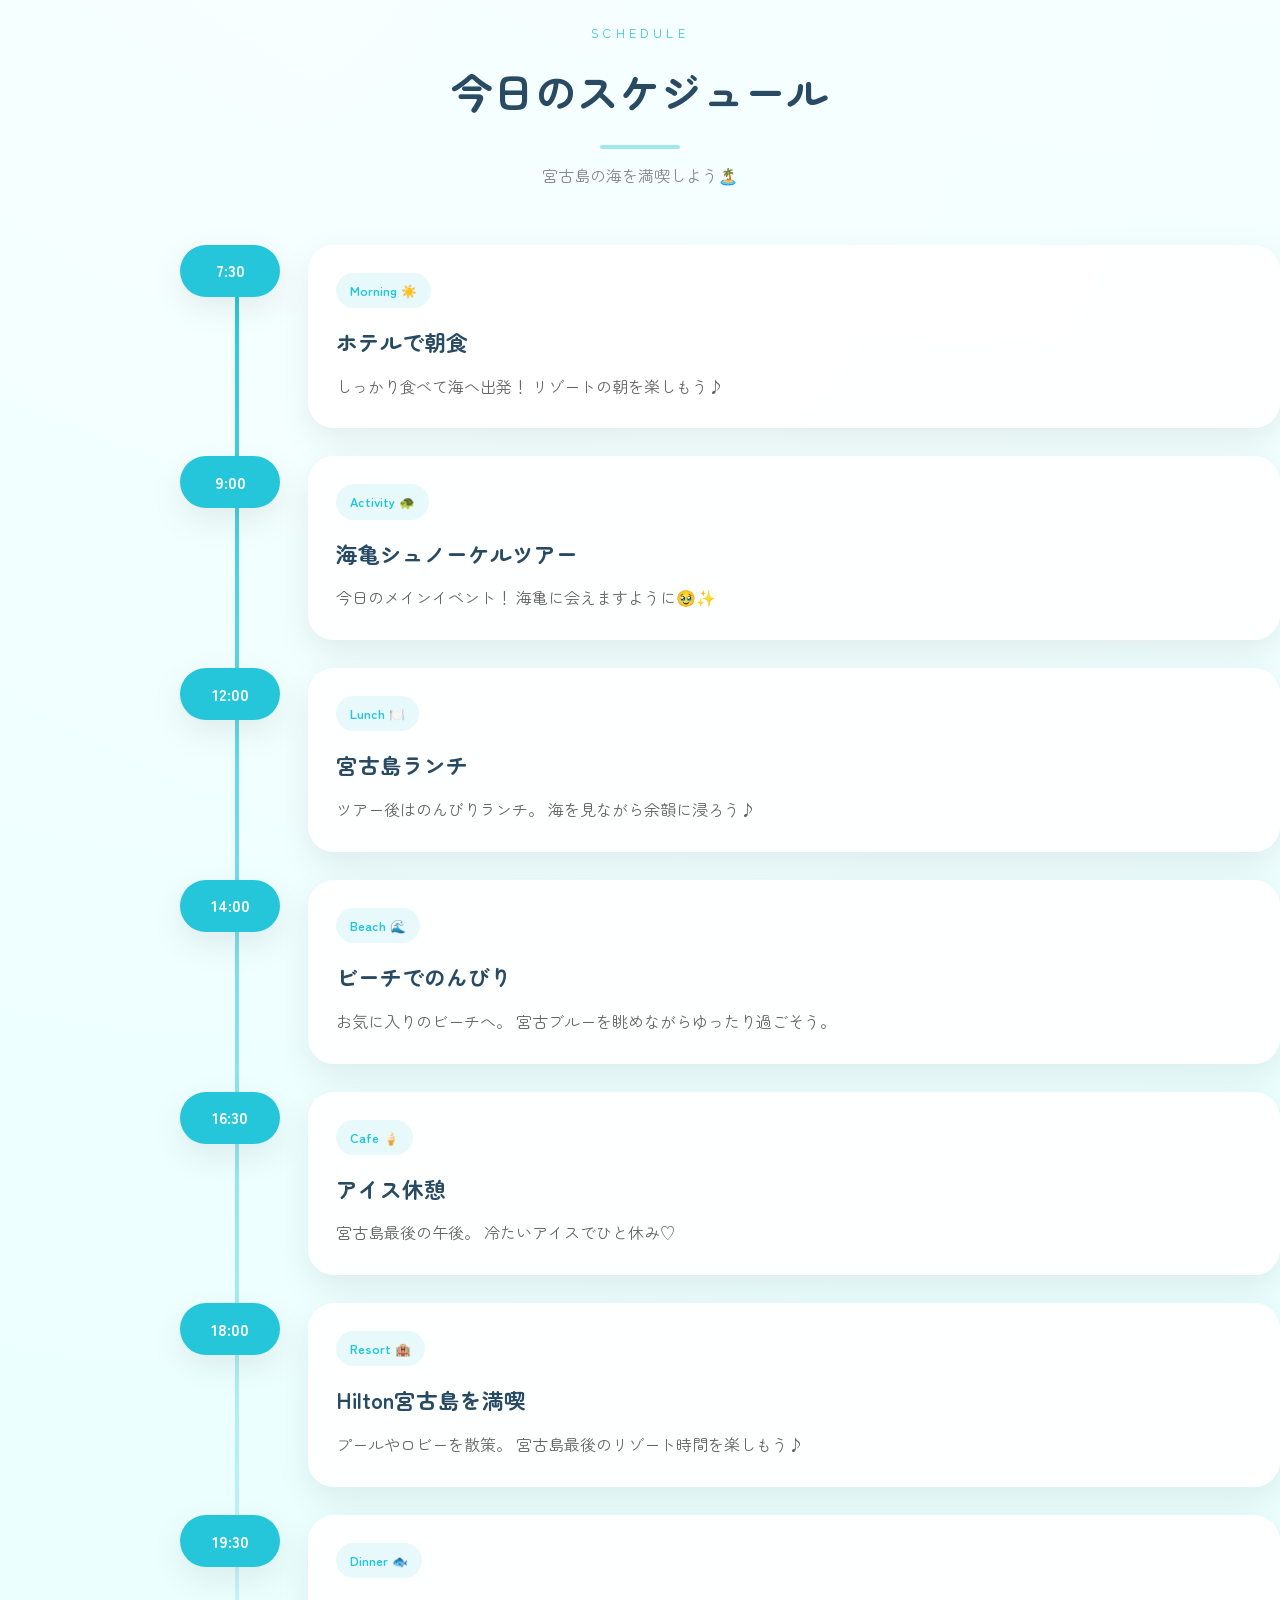
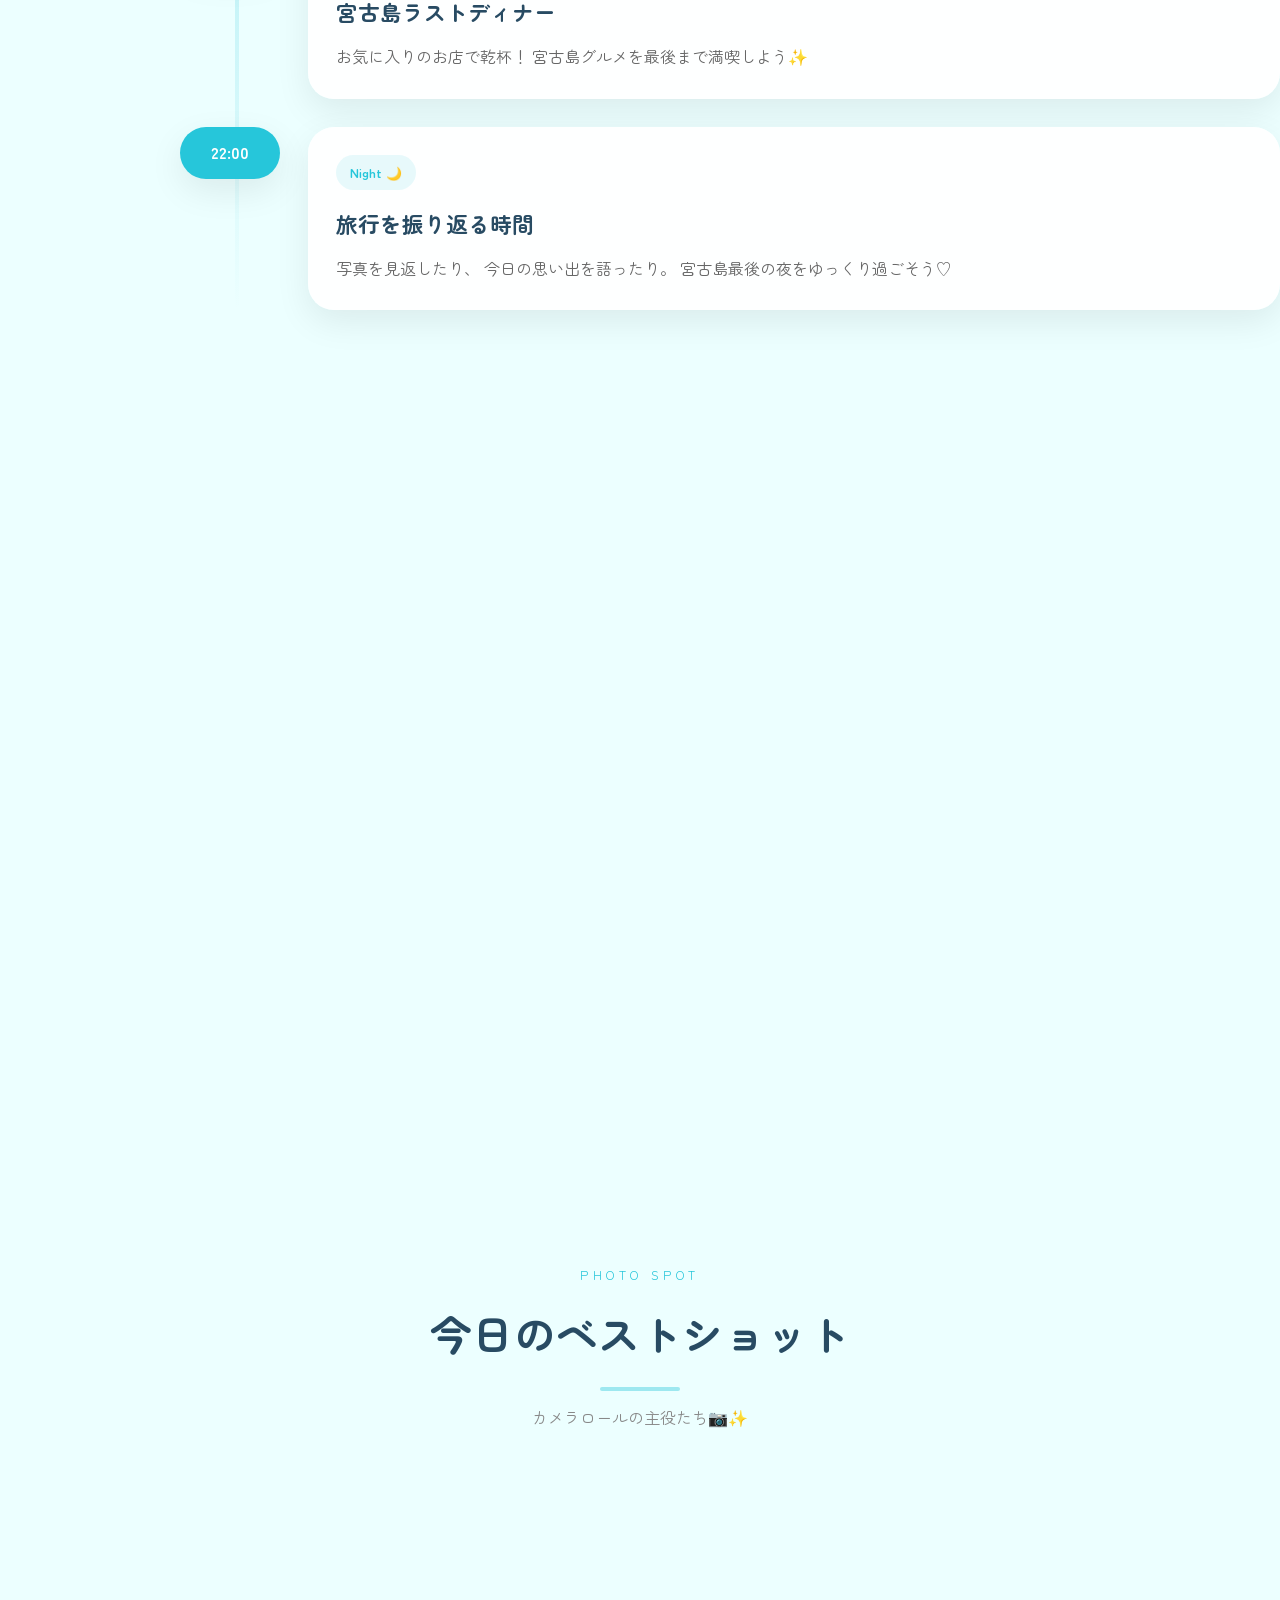
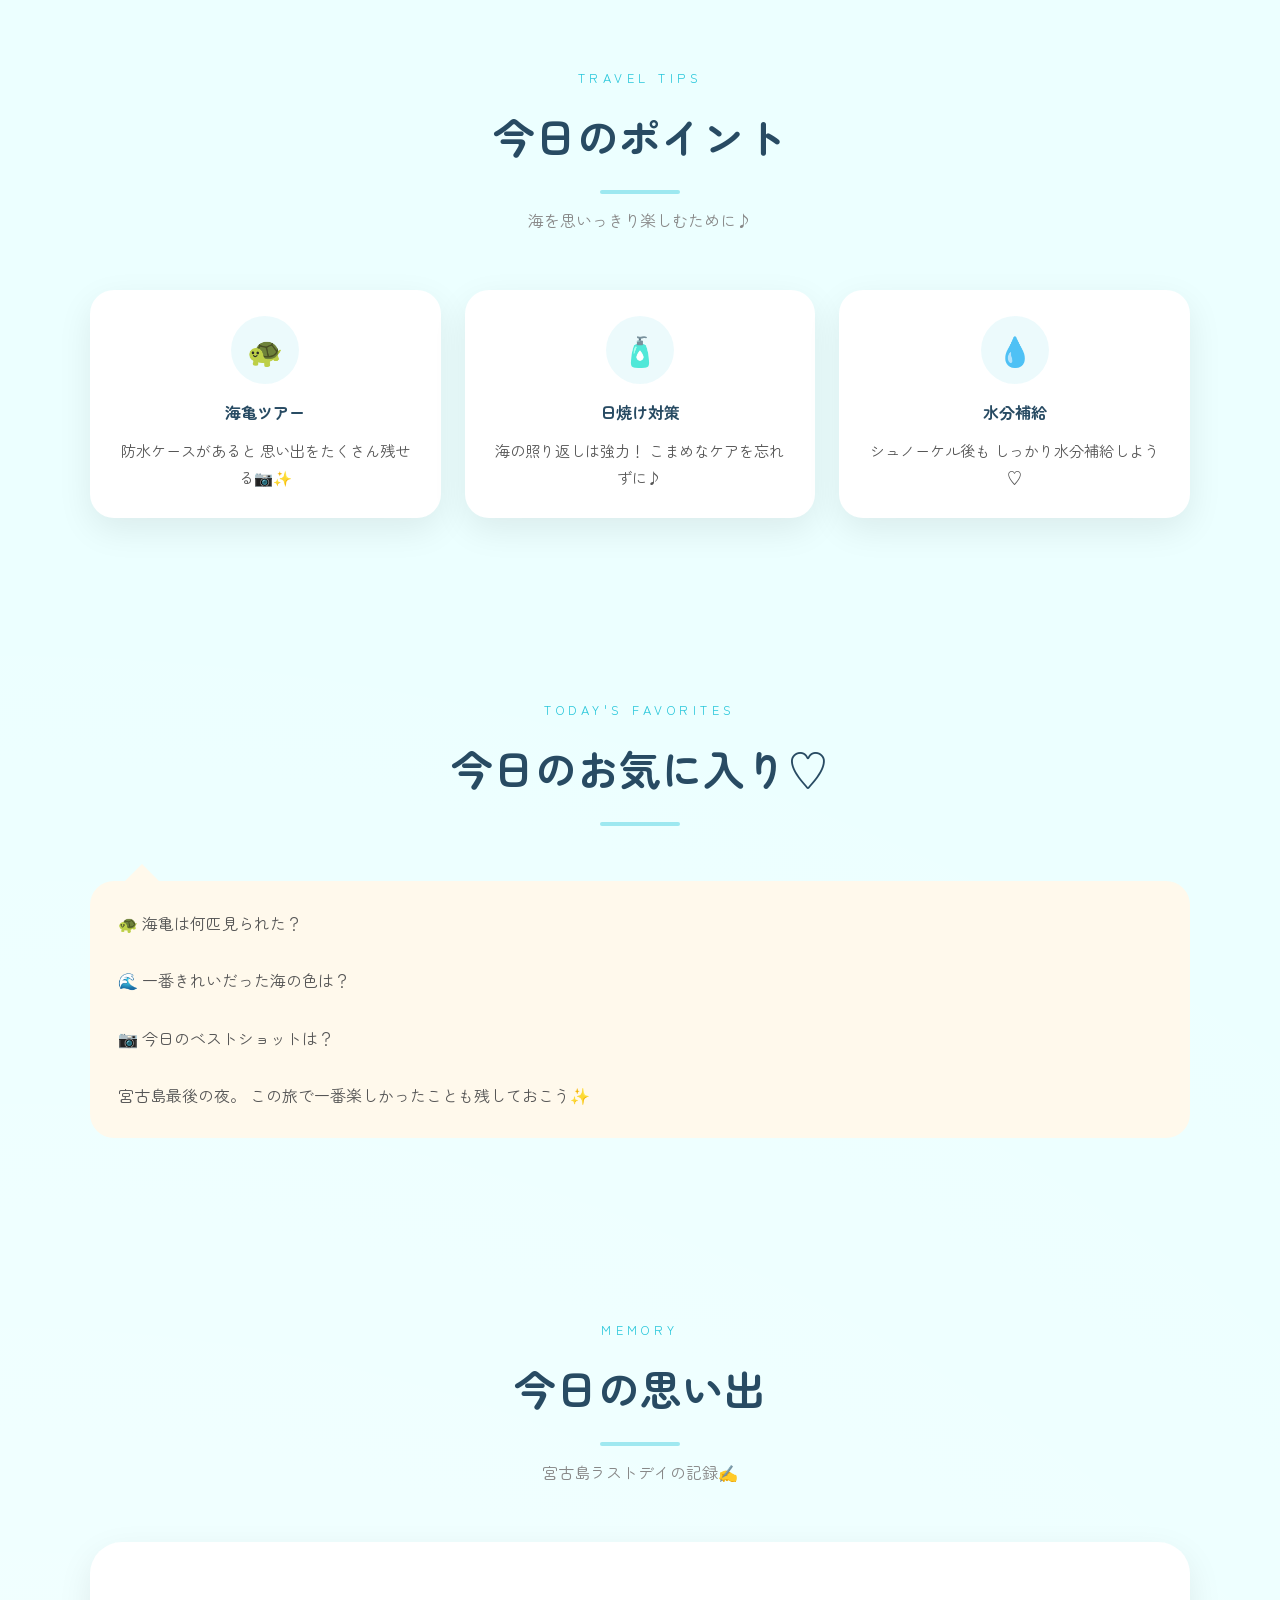
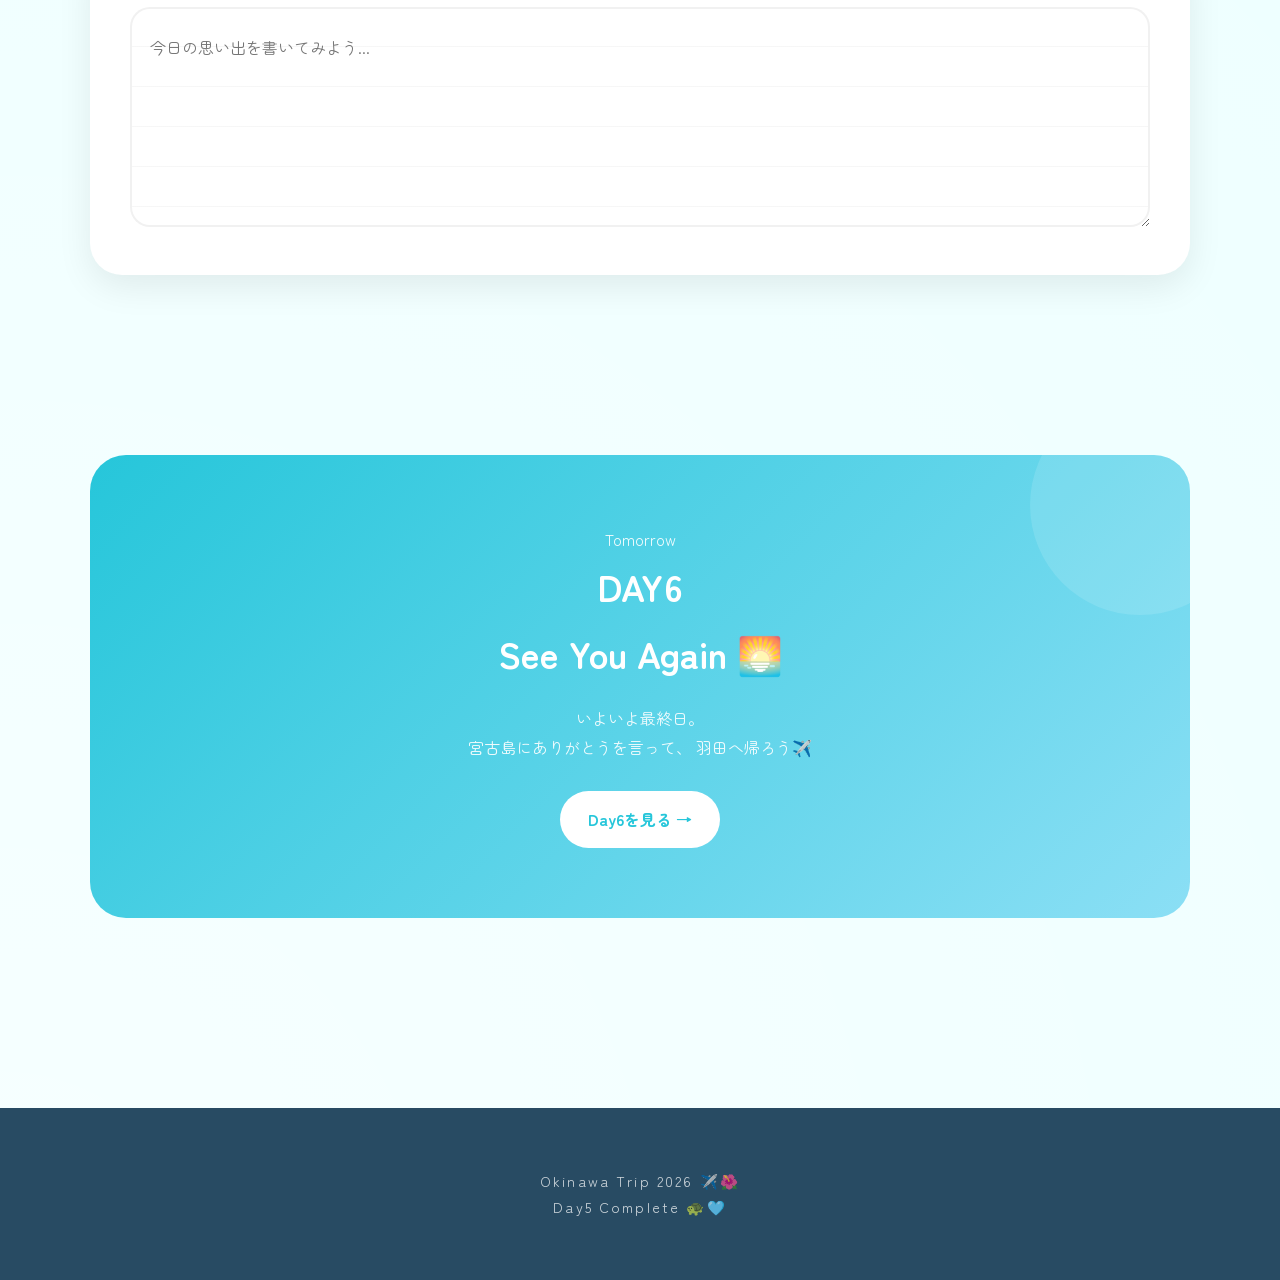
<file: html/day5.html>
<!DOCTYPE html>
<html lang="ja">

<head>
    <meta charset="UTF-8">
    <meta name="viewport" content="width=device-width, initial-scale=1.0">
    <title>Day5｜Sea Turtle Adventure</title>
    <link rel="stylesheet" href="style.css">
</head>

<body class="day5">
    <!-- ==========================
         HERO
    =========================== -->
    <header class="hero" style="background-image:url('Background/day5.jpg');">
        <div class="hero-inner">
            <nav class="trip-nav">
                <a href="index.html">🏠 HOME</a>
                <a href="day1.html">DAY1</a>
                <a href="day2.html">DAY2</a>
                <a href="day3.html">DAY3</a>
                <a href="day4.html">DAY4</a>
                <a href="day5.html">DAY5</a>
                <a href="day6.html">DAY6</a>
            </nav>
            <span class="hero-day">
                🐢 DAY 5
            </span>
            <h1>
                Sea Turtle<br>
                Adventure
            </h1>
            <p class="hero-sub">
                2026.07.02 Thu
            </p>
            <div class="hero-info">
                <span class="hero-chip">
                    🐢 海亀シュノーケル
                </span>
                <span class="hero-chip">
                    🌊 宮古ブルー
                </span>
                <span class="hero-chip">
                    🏝️ リゾート満喫
                </span>
            </div>
        </div>
    </header>
    <!-- ==========================
         TODAY'S THEME
    =========================== -->
    <section>
        <div class="container">
            <div class="section-title fade">
                <span>Today's Theme</span>
                <h2>
                    宮古ブルーを全身で楽しむ！
                </h2>
                <p>
                    海亀と泳ぐ夢のような時間。
                    宮古島の海を思いっきり満喫する、
                    今回の旅行のハイライトデー♪
                </p>
            </div>
            <div class="pickup fade">
                <h2>
                    Today's Highlight 🐢
                </h2>
                <p>
                    ✔ 海亀シュノーケリング🐢<br>
                    ✔ 宮古ブルーの海🌊<br>
                    ✔ ホテルでリゾートタイム🏨<br>
                    ✔ 宮古島最後の夜🌙
                </p>
            </div>
        </div>
    </section>
    <!-- ==========================
         SCHEDULE
    =========================== -->
    <section>
        <div class="container">
            <div class="section-title fade">
                <span>Schedule</span>
                <h2>
                    今日のスケジュール
                </h2>
                <p>
                    宮古島の海を満喫しよう🏝️
                </p>
            </div>
            <div class="schedule fade">
                <div class="schedule-item">
                    <div class="schedule-time">
                        7:30
                    </div>
                    <div class="schedule-card">
                        <span class="tag">
                            Morning ☀️
                        </span>
                        <h3>
                            ホテルで朝食
                        </h3>
                        <p>
                            しっかり食べて海へ出発！
                            リゾートの朝を楽しもう♪
                        </p>
                    </div>
                </div>
                <div class="schedule-item">
                    <div class="schedule-time">
                        9:00
                    </div>
                    <div class="schedule-card">
                        <span class="tag">
                            Activity 🐢
                        </span>
                        <h3>
                            海亀シュノーケルツアー
                        </h3>
                        <p>
                            今日のメインイベント！
                            海亀に会えますように🥹✨
                        </p>
                    </div>
                </div>
                <div class="schedule-item">
                    <div class="schedule-time">
                        12:00
                    </div>
                    <div class="schedule-card">
                        <span class="tag">
                            Lunch 🍽️
                        </span>
                        <h3>
                            宮古島ランチ
                        </h3>
                        <p>
                            ツアー後はのんびりランチ。
                            海を見ながら余韻に浸ろう♪
                        </p>
                    </div>
                </div>
                <div class="schedule-item">
                    <div class="schedule-time">
                        14:00
                    </div>
                    <div class="schedule-card">
                        <span class="tag">
                            Beach 🌊
                        </span>
                        <h3>
                            ビーチでのんびり
                        </h3>
                        <p>
                            お気に入りのビーチへ。
                            宮古ブルーを眺めながらゆったり過ごそう。
                        </p>
                    </div>
                </div>
                <div class="schedule-item">
                    <div class="schedule-time">
                        16:30
                    </div>
                    <div class="schedule-card">
                        <span class="tag">
                            Cafe 🍦
                        </span>
                        <h3>
                            アイス休憩
                        </h3>
                        <p>
                            宮古島最後の午後。
                            冷たいアイスでひと休み♡
                        </p>
                    </div>
                </div>
                <div class="schedule-item">
                    <div class="schedule-time">
                        18:00
                    </div>
                    <div class="schedule-card">
                        <span class="tag">
                            Resort 🏨
                        </span>
                        <h3>
                            Hilton宮古島を満喫
                        </h3>
                        <p>
                            プールやロビーを散策。
                            宮古島最後のリゾート時間を楽しもう♪
                        </p>
                    </div>
                </div>
                <div class="schedule-item">
                    <div class="schedule-time">
                        19:30
                    </div>
                    <div class="schedule-card">
                        <span class="tag">
                            Dinner 🐟
                        </span>
                        <h3>
                            宮古島ラストディナー
                        </h3>
                        <p>
                            お気に入りのお店で乾杯！
                            宮古島グルメを最後まで満喫しよう✨
                        </p>
                    </div>
                </div>
                <div class="schedule-item">
                    <div class="schedule-time">
                        22:00
                    </div>
                    <div class="schedule-card">
                        <span class="tag">
                            Night 🌙
                        </span>
                        <h3>
                            旅行を振り返る時間
                        </h3>
                        <p>
                            写真を見返したり、
                            今日の思い出を語ったり。
                            宮古島最後の夜をゆっくり過ごそう♡
                        </p>
                    </div>
                </div>
            </div>
        </div>
    </section>
    <!-- ==========================
         TODAY'S GOURMET
    =========================== -->
    <section>
        <div class="container">
            <div class="section-title fade">
                <span>Today's Gourmet</span>
                <h2>
                    宮古島ラストグルメ
                </h2>
                <p>
                    最後まで宮古島を味わい尽くそう🍴
                </p>
            </div>
            <div class="gourmet fade">
                <div class="gourmet-card">
                    <img src="Background/fish.jpg" alt="宮古島のお刺身">
                    <div class="gourmet-body">
                        <h3>
                            🐟 お刺身
                        </h3>
                        <p>
                            新鮮な魚介をもう一度♪
                            宮古島で食べたい代表グルメ。
                        </p>
                    </div>
                </div>
                <div class="gourmet-card">
                    <img src="Background/ice.jpg" alt="アイス">
                    <div class="gourmet-body">
                        <h3>
                            🍦 アイス
                        </h3>
                        <p>
                            海を眺めながら食べるアイスは最高♡
                        </p>
                    </div>
                </div>
                <div class="gourmet-card">
                    <img src="Background/cafe.jpg" alt="カフェ">
                    <div class="gourmet-body">
                        <h3>
                            ☕ カフェタイム
                        </h3>
                        <p>
                            のんびりした島時間を楽しもう♪
                        </p>
                    </div>
                </div>
            </div>
        </div>
    </section>
    <!-- ==========================
         PHOTO SPOT
    =========================== -->
    <section>
        <div class="container">
            <div class="section-title fade">
                <span>Photo Spot</span>
                <h2>
                    今日のベストショット
                </h2>
                <p>
                    カメラロールの主役たち📷✨
                </p>
                <!-- </div>
            <div class="photo-grid fade">
                <div class="photo-card">
                    <img src="Background/umigame.jpg" alt="海亀シュノーケル">
                    <div class="photo-body">
                        <h3>
                            🐢 海亀シュノーケル
                        </h3>
                        <p>
                            今日一番の思い出！
                            海亀との出会いを記録しよう♪
                        </p>
                    </div>
                </div>
                <div class="photo-card">
                    <img src="Background/blue.jpg" alt="宮古島ビーチ">
                    <div class="photo-body">
                        <h3>
                            🌊 宮古ブルー
                        </h3>
                        <p>
                            何度見ても感動する海の色。
                            宮古島らしい一枚を残そう✨
                        </p>
                    </div>
                </div>
            </div> -->
            </div>
    </section>
    <!-- ==========================
         TRAVEL TIPS
    =========================== -->
    <section>
        <div class="container">
            <div class="section-title fade">
                <span>Travel Tips</span>
                <h2>
                    今日のポイント
                </h2>
                <p>
                    海を思いっきり楽しむために♪
                </p>
            </div>
            <div class="info-box fade">
                <div class="info-item">
                    <div class="icon">
                        🐢
                    </div>
                    <h4>
                        海亀ツアー
                    </h4>
                    <p>
                        防水ケースがあると
                        思い出をたくさん残せる📷✨
                    </p>
                </div>
                <div class="info-item">
                    <div class="icon">
                        🧴
                    </div>
                    <h4>
                        日焼け対策
                    </h4>
                    <p>
                        海の照り返しは強力！
                        こまめなケアを忘れずに♪
                    </p>
                </div>
                <div class="info-item">
                    <div class="icon">
                        💧
                    </div>
                    <h4>
                        水分補給
                    </h4>
                    <p>
                        シュノーケル後も
                        しっかり水分補給しよう♡
                    </p>
                </div>
            </div>
        </div>
    </section>
    <!-- ==========================
         TODAY'S FAVORITES
    =========================== -->
    <section>
        <div class="container">
            <div class="section-title fade">
                <span>Today's Favorites</span>
                <h2>
                    今日のお気に入り♡
                </h2>
            </div>
            <div class="balloon fade">
                <p>
                    🐢 海亀は何匹見られた？<br><br>
                    🌊 一番きれいだった海の色は？<br><br>
                    📷 今日のベストショットは？<br><br>
                    宮古島最後の夜。
                    この旅で一番楽しかったことも残しておこう✨
                </p>
            </div>
        </div>
    </section>
    <!-- ==========================
         MEMORY
    =========================== -->
    <section>
        <div class="container">
            <div class="section-title fade">
                <span>Memory</span>
                <h2>
                    今日の思い出
                </h2>
                <p>
                    宮古島ラストデイの記録✍️
                </p>
            </div>
            <div class="memory fade">
                <textarea placeholder="今日の思い出を書いてみよう..."></textarea>
            </div>
        </div>
    </section>
    <!-- ==========================
         NEXT DAY
    =========================== -->
    <section>
        <div class="container">
            <div class="next-day fade">
                <p>
                    Tomorrow
                </p>
                <h2>
                    DAY6<br>
                    See You Again 🌅
                </h2>
                <p>
                    いよいよ最終日。<br>
                    宮古島にありがとうを言って、
                    羽田へ帰ろう✈️
                </p>
                <a href="day6.html" class="button">
                    Day6を見る →
                </a>
            </div>
        </div>
    </section>
    <footer>
        <p>
            Okinawa Trip 2026 ✈️🌺<br>
            Day5 Complete 🐢🩵
        </p>
    </footer>
    <script src="script.js"></script>
</body>

</html>
</file>
<file: style.css>
/* ==================================================
   OKINAWA TRIP 2026
   STYLE.CSS
   Part 1
================================================== */
/* ==================================================
   GOOGLE FONT
================================================== */
@import url('https://fonts.googleapis.com/css2?family=Zen+Maru+Gothic:wght@400;500;700&family=Playfair+Display:wght@500;700&display=swap');

/* ==================================================
   RESET
================================================== */
* {
    margin: 0;
    padding: 0;
    box-sizing: border-box;
}

html {
    scroll-behavior: smooth;
}

body {
    font-family: "Zen Maru Gothic", sans-serif;
    background:
        radial-gradient(circle at top right,
            rgba(255, 255, 255, .85),
            transparent 35%),
        radial-gradient(circle at bottom left,
            rgba(255, 255, 255, .55),
            transparent 30%),
        radial-gradient(circle at 20% 20%,
            rgba(255, 255, 255, .45),
            transparent 25%),
        var(--bg);
    color: #555;
    line-height: 1.8;
    overflow-x: hidden;
}

img {
    display: block;
    width: 100%;
}

a {
    color: inherit;
    text-decoration: none;
}

ul {
    list-style: none;
}

button {
    border: none;
    background: none;
    font: inherit;
}

/* ==================================================
   VARIABLES
================================================== */
:root {
    /* Theme */
    --main: #67D3E0;
    --sub: #8CE0A9;
    --accent: #FFD166;
    --pink: #FFB8D5;
    --orange: #FFA552;
    --white: #ffffff;
    --bg: #FFFDF9;
    --text: #565656;
    --title: #284B63;
    --line: #ECECEC;
    /* Radius */
    --radius-s: 12px;
    --radius-m: 22px;
    --radius-l: 36px;
    /* Shadow */
    --shadow:
        0 12px 35px rgba(0, 0, 0, .08);
    --shadow-hover:
        0 22px 45px rgba(0, 0, 0, .12);
    /* Width */
    --content: 1100px;
}

/* ==================================================
   COMMON
================================================== */
.container {
    width: min(var(--content), 90%);
    margin: auto;
}

section {
    padding: 90px 0;
}

h1 {
    font-family: "Playfair Display", serif;
    color: white;
}

h2 {
    font-size: 2.3rem;
    color: var(--title);
}

h3 {
    color: var(--title);
}

p {
    color: var(--text);
}

.pc {
    display: block;
}

.sp {
    display: none;
}

/* ==================================================
   SECTION TITLE
================================================== */
.section-title {
    text-align: center;
    margin-bottom: 55px;
}

.section-title span {
    display: block;
    color: var(--main);
    font-size: .8rem;
    letter-spacing: .35em;
    text-transform: uppercase;
    margin-bottom: 10px;
}

.section-title h2 {
    font-size: 2.6rem;
}

.section-title h2::after {
    content: "";
    display: block;
    width: 80px;
    height: 4px;
    margin: 16px auto 0;
    border-radius: 999px;
    background: var(--main);
    opacity: .4;
}

.section-title p {
    margin-top: 12px;
    color: #888;
}

/* ==================================================
   HERO
================================================== */
.hero {
    position: relative;
    height: 92vh;
    display: flex;
    align-items: flex-end;
    color: white;
    background-size: 110%;
    animation: heroZoom 20s ease-in-out infinite alternate;
    background-position: center;
    background-repeat: no-repeat;
}

@keyframes heroZoom {
    from {
        background-size: 110%;
    }

    to {
        background-size: 120%;
    }
}

.hero::before {
    content: "";
    position: absolute;
    inset: 0;
    background:
        linear-gradient(180deg,
            rgba(0, 0, 0, .05) 0%,
            rgba(0, 0, 0, .15) 40%,
            rgba(0, 0, 0, .65) 100%),
        linear-gradient(90deg,
            rgba(0, 0, 0, .20) 0%,
            transparent 50%);
}

.hero-inner {
    position: relative;
    z-index: 2;
    width: min(1100px, 90%);
    margin: auto;
    padding-bottom: 80px;
    animation: fadeUp 1.2s ease;
}

.hero-day {
    display: inline-block;
    padding: 8px 18px;
    border-radius: 999px;
    background: rgba(255, 255, 255, .2);
    backdrop-filter: blur(8px);
    font-size: .85rem;
    letter-spacing: .18em;
}

.hero h1 {
    margin-top: 20px;
    font-size: clamp(3.5rem, 7vw, 5.5rem);
    line-height: 1.05;
}

.hero-sub {
    margin-top: 18px;
    font-size: 1.15rem;
    letter-spacing: .08em;
}

.hero-info {
    margin-top: 35px;
    display: flex;
    flex-wrap: wrap;
    gap: 15px;
}

.hero-chip {
    padding: 10px 18px;
    border-radius: 999px;
    background: rgba(255, 255, 255, .18);
    backdrop-filter: blur(10px);
    font-size: .9rem;
    border: 1px solid rgba(255, 255, 255, .25);
    box-shadow: 0 8px 20px rgba(0, 0, 0, .15);
}

/* ==================================================
   CARD
================================================== */
.card {
    background: white;
    border-radius: var(--radius-l);
    padding: 40px;
    box-shadow: var(--shadow);
    transition: .35s;
}

.card:hover {
    transform: translateY(-8px);
    box-shadow: var(--shadow-hover);
}

/* ==================================================
   BUTTON
================================================== */
.button {
    display: inline-flex;
    align-items: center;
    justify-content: center;
    gap: 10px;
    padding: 14px 28px;
    border-radius: 999px;
    background: var(--main);
    color: white;
    font-weight: 700;
    transition: .3s;
}

.button:hover {
    transform: translateY(-3px);
    background: #48c2d1;
}

/* ==================================================
   PHOTO
================================================== */
.photo {
    overflow: hidden;
    border-radius: 28px;
}

.photo img {
    transition: .45s;
}

.photo:hover img {
    transform: scale(1.05);
}

/* ==================================================
   FADE
================================================== */
.fade {
    opacity: 0;
    transform: translateY(40px);
}

.fade {
    opacity: 0;
    transform:
        translateY(40px) scale(.97);
}

/* ==================================================
   SCHEDULE
================================================== */
.schedule {
    display: flex;
    flex-direction: column;
    gap: 28px;
    position: relative;
}

.schedule::before {
    content: "";
    position: absolute;
    left: 145px;
    top: 0;
    bottom: 0;
    width: 4px;
    background: linear-gradient(to bottom,
            var(--main),
            rgba(255, 255, 255, 0));
}

.schedule-item {
    display: grid;
    grid-template-columns: 100px 1fr;
    gap: 28px;
    align-items: start;
    left: 90px;
}

.schedule-time {
    display: flex;
    justify-content: center;
    align-items: center;
    background: var(--main);
    color: white;
    font-weight: 700;
    border-radius: 999px;
    height: 52px;
    box-shadow: var(--shadow);
    position: relative;
    z-index: 2;
}

.schedule-card {
    position: relative;
    background: rgba(255, 255, 255, .92);
    backdrop-filter: blur(8px);
    border-radius: 26px;
    padding: 28px;
    box-shadow: var(--shadow);
    transition: .35s;
}

.schedule-item {
    position: relative;
}

.schedule-item::before {
    content: "";
    position: absolute;
    left: 42px;
    top: 22px;
    width: 20px;
    height: 20px;
    border-radius: 50%;
    background: white;
    border: 4px solid var(--main);
    z-index: 2;
}

.schedule-card:hover {
    transform: translateY(-6px);
    box-shadow: var(--shadow-hover);
}

.schedule-card h3 {
    margin-bottom: 10px;
    font-size: 1.35rem;
}

.schedule-card p {
    color: #666;
}

/* ==================================================
   SPOT TAG
================================================== */
.tag {
    display: inline-block;
    padding: 6px 14px;
    margin-bottom: 15px;
    border-radius: 999px;
    background: rgba(103, 211, 224, .15);
    color: var(--main);
    font-size: .8rem;
    font-weight: 700;
}

/* ==================================================
   PHOTO CARD
================================================== */
.photo-card {
    overflow: hidden;
    border-radius: 30px;
    background: white;
    box-shadow: var(--shadow);
    transition: .35s;
    position: relative;
}

.photo-card:hover {
    transform: translateY(-8px);
    box-shadow: var(--shadow-hover);
}

.photo-card img {
    aspect-ratio: 16/10;
    object-fit: cover;
    transition: .8s;
}

.photo-card:hover img {
    transform: scale(1.08);
}

.photo-body {
    padding: 26px;
}

.photo-body h3 {
    letter-spacing: .08em;
}

.photo-body p {
    color: #777;
}

/* ==================================================
   PHOTO GRID
================================================== */
.photo-grid {
    display: grid;
    grid-template-columns:
        repeat(auto-fit, minmax(320px, 1fr));
    gap: 30px;
}

/* ==================================================
   INFORMATION BOX
================================================== */
.info-box {
    display: grid;
    grid-template-columns:
        repeat(auto-fit, minmax(240px, 1fr));
    gap: 24px;
}

.info-item {
    background: white;
    border-radius: 24px;
    padding: 26px;
    text-align: center;
    box-shadow: var(--shadow);
}

.info-item h4 {
    margin: 14px 0 10px;
    color: var(--title);
}

.info-item p {
    font-size: .95rem;
}

/* ==================================================
   ICON
================================================== */
.icon {
    width: 68px;
    height: 68px;
    margin: auto;
    display: flex;
    align-items: center;
    justify-content: center;
    border-radius: 50%;
    background: rgba(103, 211, 224, .12);
    font-size: 1.8rem;
}

/* ==================================================
   CHECK LIST
================================================== */
.check-list {
    display: flex;
    flex-direction: column;
    gap: 15px;
}

.check-list li {
    display: flex;
    gap: 14px;
    align-items: flex-start;
}

.check-list li::before {
    content: "✔";
    color: var(--main);
    font-weight: bold;
}

/* ==================================================
   BALLOON
================================================== */
.balloon {
    position: relative;
    background: #FFF9EC;
    border-radius: 24px;
    padding: 28px;
    margin-top: 30px;
}

.balloon::before {
    content: "";
    position: absolute;
    top: -12px;
    left: 40px;
    width: 24px;
    height: 24px;
    background: #FFF9EC;
    transform: rotate(45deg);
}

.balloon strong {
    color: var(--main);
}

/* ==================================================
   MEMO
================================================== */
.memo {
    background: white;
    border-left: 8px solid var(--main);
    padding: 24px 28px;
    border-radius: 18px;
    box-shadow: var(--shadow);
}

/* ==================================================
   SPLIT LAYOUT
================================================== */
.split {
    display: grid;
    grid-template-columns:
        1fr 1fr;
    gap: 50px;
    align-items: center;
}

/* ==================================================
   NUMBER TITLE
================================================== */
.number-title {
    display: flex;
    align-items: center;
    gap: 18px;
    margin-bottom: 28px;
}

.number-title span {
    width: 52px;
    height: 52px;
    display: flex;
    align-items: center;
    justify-content: center;
    border-radius: 50%;
    background: var(--main);
    color: white;
    font-weight: bold;
    font-size: 1.2rem;
}

.number-title h2 {
    margin: 0;
}

/* ==================================================
   PICKUP
================================================== */
.pickup {
    position: relative;
    overflow: hidden;
    border-radius: 30px;
    background: linear-gradient(135deg,
            var(--main),
            #9BE6EE);
    padding: 50px;
    color: white;
}

.pickup h2 {
    color: white;
    margin-bottom: 18px;
}

.pickup p {
    color: white;
}

.pickup::after {
    content: "";
    position: absolute;
    right: -50px;
    bottom: -50px;
    width: 180px;
    height: 180px;
    border-radius: 50%;
    background: rgba(255, 255, 255, .15);
}

/* ==================================================
   DIVIDER
================================================== */
.divider {
    width: 120px;
    height: 4px;
    background: var(--main);
    margin: 70px auto;
    border-radius: 999px;
    opacity: .25;
}

/* ==================================================
   GALLERY
================================================== */
.gallery {
    display: grid;
    grid-template-columns: 2fr 1fr;
    gap: 24px;
}

.gallery-main {
    display: flex;
}

.gallery-side {
    display: grid;
    gap: 24px;
}

.gallery img {
    width: 100%;
    height: 100%;
    object-fit: cover;
    border-radius: 28px;
    transition: .4s;
    box-shadow: var(--shadow);
}

.gallery img:hover {
    transform: scale(1.03);
    box-shadow: var(--shadow-hover);
}

/* ==================================================
   GOURMET
================================================== */
.gourmet {
    display: grid;
    grid-template-columns:
        repeat(auto-fit, minmax(260px, 1fr));
    gap: 28px;
}

.gourmet-card {
    background: white;
    border-radius: 28px;
    overflow: hidden;
    box-shadow: var(--shadow);
    transition: .35s;
}

.gourmet-card:hover {
    transform: translateY(-8px);
    box-shadow: var(--shadow-hover);
}

.gourmet-card img {
    aspect-ratio: 16/10;
    object-fit: cover;
}

.gourmet-body {
    padding: 24px;
}

.gourmet-body h3 {
    margin-bottom: 12px;
}

.gourmet-body p {
    color: #777;
}

/* ==================================================
   MEMORY
================================================== */
.memory {
    background: white;
    border-radius: 32px;
    padding: 40px;
    box-shadow: var(--shadow);
}

.memory textarea {
    width: 100%;
    min-height: 220px;
    margin-top: 25px;
    border: none;
    resize: vertical;
    border-radius: 20px;
    padding: 20px;
    font: inherit;
    color: #666;
    box-shadow: inset 0 0 0 2px #F1F1F1;
    background: linear-gradient(transparent 39px, #EFEFEF 40px);
    background-size: 100% 40px;
    line-height: 40px;
}

.memory textarea:focus {
    outline: none;
    box-shadow:
        inset 0 0 0 2px var(--main);
}

/* ==================================================
   NEXT DAY
================================================== */
.next-day {
    background: linear-gradient(135deg,
            var(--main),
            #8BDFF5);
    border-radius: 36px;
    color: white;
    padding: 70px;
    text-align: center;
    overflow: hidden;
    position: relative;
}

.next-day::before {
    content: "";
    position: absolute;
    width: 220px;
    height: 220px;
    border-radius: 50%;
    background: rgba(255, 255, 255, .12);
    right: -60px;
    top: -60px;
}

.next-day h2 {
    color: white;
    margin-bottom: 18px;
}

.next-day p {
    color: white;
    opacity: .9;
}

.next-day .button {
    margin-top: 30px;
    background: white;
    color: var(--main);
}

.next-day .button:hover {
    background: #FFF4DA;
}

/* ==================================================
   STAMP
================================================== */
.stamp {
    display: inline-flex;
    align-items: center;
    justify-content: center;
    width: 90px;
    height: 90px;
    border-radius: 50%;
    border: 4px dashed var(--main);
    color: var(--main);
    font-size: 2rem;
    margin: auto;
}

/* ==================================================
   PHOTO FRAME
================================================== */
.frame {
    background: white;
    padding: 14px;
    border-radius: 22px;
    box-shadow: var(--shadow);
    transform: rotate(-2deg);
}

.frame:nth-child(even) {
    transform: rotate(2deg);
}

/* ==================================================
   FOOTER
================================================== */
footer {
    margin-top: 100px;
    padding: 60px 20px;
    text-align: center;
    background: #284B63;
}

footer p {
    color: white;
    opacity: .75;
    letter-spacing: .15em;
    font-size: .9rem;
}

/* ==================================================
   ANIMATION
================================================== */
@keyframes float {
    0% {
        transform: translateY(0);
    }

    50% {
        transform: translateY(-8px);
    }

    100% {
        transform: translateY(0);
    }
}

.float {
    animation: float 3s ease-in-out infinite;
}

@keyframes fadeUp {
    from {
        opacity: 0;
        transform: translateY(40px);
    }

    to {
        opacity: 1;
        transform: translateY(0);
    }
}

.fade-up {
    animation: fadeUp .8s ease both;
}

/* ==================================================
   RESPONSIVE
================================================== */
@media(max-width:900px) {
    .hero {
        height: 72vh;
    }

    .hero h1 {
        font-size: 3rem;
    }

    .split {
        grid-template-columns: 1fr;
    }

    .gallery {
        grid-template-columns: 1fr;
    }

    .gallery-side {
        grid-template-columns: 1fr 1fr;
    }

    .schedule-item {
        grid-template-columns: 1fr;
        gap: 15px;
    }

    .schedule-time {
        width: 120px;
    }

    .next-day {
        padding: 45px 25px;
    }
}

@media(max-width:600px) {
    section {
        padding: 90px 0;
        position: relative;
    }

    section::before {
        content: "";
        position: absolute;
        inset: 20px;
        border-radius: 40px;
        background:
            rgba(255, 255, 255, .25);
        z-index: -1;
    }

    .card {
        padding: 28px;
    }

    .hero {
        height: 65vh;
    }

    .hero-inner {
        padding-bottom: 50px;
    }

    .hero h1 {
        font-size: 2.4rem;
    }

    .hero-sub {
        margin-top: 18px;
        font-size: 1rem;
        letter-spacing: .35em;
        text-transform: uppercase;
    }

    .hero-info {
        gap: 10px;
    }

    .hero-chip {
        font-size: .8rem;
    }

    .photo-grid {
        grid-template-columns: 1fr;
    }

    .gourmet {
        grid-template-columns: 1fr;
    }

    .gallery-side {
        grid-template-columns: 1fr;
    }

    .pc {
        display: none;
    }

    .sp {
        display: block;
    }
}

/* ==========================================
   SCROLL ANIMATION
========================================== */
.fade {
    opacity: 0;
    transform: translateY(50px);
    transition:
        opacity .8s ease,
        transform .8s ease;
}

.fade.show {
    opacity: 1;
    transform: translateY(0);
}

.cover-badge {
    display: inline-block;
    padding: 12px 24px;
    margin-bottom: 24px;
    background: rgba(255, 255, 255, .18);
    backdrop-filter: blur(10px);
    border: 1px solid rgba(255, 255, 255, .3);
    border-radius: 999px;
    color: white;
    letter-spacing: .15em;
    text-transform: uppercase;
    font-size: .8rem;
}

.hero {
    background:
        linear-gradient(rgba(0, 0, 0, .35),
            rgba(0, 0, 0, .35));
}

.polaroid {
    background: white;
    padding: 14px;
    border-radius: 8px;
    box-shadow: 0 15px 35px rgba(0, 0, 0, .15);
}

.polaroid img {
    display: block;
}

.polaroid p {
    text-align: center;
    margin-top: 12px;
}

/* ==================================================
   DAY COLOR
================================================== */
.day1 {
    --main: #FF8A65;
    background: #FFF8F3;
}

.day2 {
    --main: #4FC3F7;
    background: #F4FBFF;
}

.day3 {
    --main: #66BB6A;
    background: #F7FCF7;
}

.day4 {
    --main: #40C4FF;
    --bg: #EAFBFF;
}

.day5 {
    --main: #26C6DA;
    --bg: #ECFFFF;
}

.day6 {
    --main: #BA68C8;
    --bg: #FCF5FF;
}

.trip-nav {
    display: flex;
    flex-wrap: wrap;
    gap: 10px;
    margin-bottom: 40px;
}

.trip-nav a {
    background: none;
    border: none;
    color: white;
    position: relative;
}

.trip-nav a {
    font-family: "Playfair Display", serif;
    color: rgba(255, 255, 255, .75);
    letter-spacing: .18em;
    font-size: .85rem;
    position: relative;
}

.trip-nav a::after {
    content: "";
    position: absolute;
    left: 50%;
    bottom: -6px;
    width: 0;
    height: 1px;
    background: white;
    transform: translateX(-50%);
    transition: .3s;
}

.trip-nav a:hover::after,
.trip-nav a:active::after {
    width: 100%;
}

/* ==================================================
   LAST MOBILE OVERRIDES
================================================== */
.hero {
    background-position: center center;
    background-repeat: no-repeat;
    background-size: cover;
}

@media(max-width:600px) {
    html,
    body {
        width: 100%;
        max-width: 100%;
        overflow-x: hidden;
    }

    .hero {
        min-height: 100svh;
        background-position: center center;
        background-repeat: no-repeat;
        background-size: cover;
    }

    .schedule {
        width: 100%;
        gap: 18px;
    }

    .schedule::before,
    .schedule-item::before {
        display: none;
    }

    .schedule-item {
        display: block;
        width: 100%;
        min-width: 0;
        gap: 0;
    }

    .schedule-time {
        width: max-content;
        max-width: 100%;
        min-width: 72px;
        min-height: 38px;
        margin: 0 0 10px;
        padding: 8px 14px;
        border-radius: 999px;
        font-size: .82rem;
        line-height: 1.25;
        text-align: center;
        white-space: normal;
    }

    .schedule-card {
        width: 100%;
        max-width: 100%;
        min-width: 0;
    }

    .schedule-card h3,
    .schedule-card p,
    .schedule-card a,
    .tag {
        max-width: 100%;
        overflow-wrap: anywhere;
    }
}

/* ==================================================
   FINAL MOBILE OVERRIDES
================================================== */
.hero {
    background-position: center center;
    background-repeat: no-repeat;
    background-size: cover;
}

@media(max-width:600px) {
    html,
    body {
        width: 100%;
        max-width: 100%;
        overflow-x: hidden;
    }

    .hero {
        min-height: 100svh;
        background-position: center center;
        background-repeat: no-repeat;
        background-size: cover;
    }

    .schedule {
        width: 100%;
        gap: 18px;
    }

    .schedule::before,
    .schedule-item::before {
        display: none;
    }

    .schedule-item {
        display: block;
        width: 100%;
        min-width: 0;
        gap: 0;
    }

    .schedule-time {
        width: max-content;
        max-width: 100%;
        min-width: 72px;
        min-height: 38px;
        margin: 0 0 10px;
        padding: 8px 14px;
        border-radius: 999px;
        font-size: .82rem;
        line-height: 1.25;
        text-align: center;
        white-space: normal;
    }

    .schedule-card {
        width: 100%;
        max-width: 100%;
        min-width: 0;
    }

    .schedule-card h3,
    .schedule-card p,
    .schedule-card a,
    .tag {
        max-width: 100%;
        overflow-wrap: anywhere;
    }
}

/* ==================================================
   MOBILE FIXES
================================================== */
.hero {
    background-position: center center;
    background-repeat: no-repeat;
    background-size: cover;
}

@media(max-width:600px) {
    html,
    body {
        width: 100%;
        max-width: 100%;
        overflow-x: hidden;
    }

    .hero {
        min-height: 100svh;
        background-position: center center;
        background-repeat: no-repeat;
        background-size: cover;
    }

    .schedule {
        width: 100%;
        gap: 18px;
    }

    .schedule::before,
    .schedule-item::before {
        display: none;
    }

    .schedule-item {
        display: block;
        width: 100%;
        min-width: 0;
    }

    .schedule-time {
        width: max-content;
        max-width: 100%;
        min-width: 72px;
        min-height: 38px;
        margin: 0 0 10px;
        padding: 8px 14px;
        border-radius: 999px;
        font-size: .82rem;
        line-height: 1.25;
        white-space: normal;
    }

    .schedule-card {
        width: 100%;
        max-width: 100%;
        min-width: 0;
    }

    .schedule-card h3,
    .schedule-card p,
    .schedule-card a,
    .tag {
        max-width: 100%;
        overflow-wrap: anywhere;
    }
}

.check-list li::before {
    content: ">";
}

/* ==================================================
   RESPONSIVE POLISH
================================================== */
html {
    font-size: 16px;
}

body {
    word-break: normal;
    overflow-wrap: anywhere;
}

img {
    max-width: 100%;
    height: auto;
}

textarea,
input,
select {
    max-width: 100%;
    font: inherit;
}

.container {
    width: min(var(--content), calc(100% - 48px));
}

section {
    padding: clamp(56px, 8vw, 90px) 0;
}

h2 {
    font-size: clamp(1.75rem, 4vw, 2.3rem);
}

.section-title {
    margin-bottom: clamp(32px, 6vw, 55px);
}

.section-title h2 {
    font-size: clamp(1.85rem, 5vw, 2.6rem);
    line-height: 1.35;
}

.hero {
    min-height: 640px;
    height: 92svh;
}

.hero-inner {
    width: min(1100px, calc(100% - 48px));
    padding: 28px 0 80px;
}

.hero h1 {
    overflow-wrap: normal;
}

.hero-chip {
    max-width: 100%;
}

.card,
.memory {
    padding: clamp(24px, 4vw, 40px);
}

.pickup {
    padding: clamp(28px, 5vw, 50px);
}

.next-day {
    padding: clamp(36px, 6vw, 70px);
}

.photo-grid {
    grid-template-columns: repeat(auto-fit, minmax(min(280px, 100%), 1fr));
}

.info-box {
    grid-template-columns: repeat(auto-fit, minmax(min(240px, 100%), 1fr));
}

.gourmet {
    grid-template-columns: repeat(auto-fit, minmax(min(260px, 100%), 1fr));
}

.split {
    grid-template-columns: minmax(0, 1fr) minmax(0, 1fr);
}

.schedule {
    max-width: 100%;
}

.schedule-item {
    left: auto;
}

.schedule-time {
    white-space: nowrap;
}

.schedule-card {
    min-width: 0;
    padding: clamp(22px, 4vw, 28px);
}

.check-list li::before {
    content: ">";
}

@media(max-width:900px) {
    .hero {
        min-height: 560px;
        height: 78svh;
        background-size: cover;
    }

    .hero h1 {
        font-size: clamp(2.6rem, 10vw, 3.8rem);
    }

    .schedule-item {
        grid-template-columns: 88px minmax(0, 1fr);
        gap: 20px;
    }

    .schedule-time {
        width: 88px;
        min-height: 48px;
        padding: 0 10px;
        font-size: .88rem;
    }
}

@media(max-width:600px) {
    .container,
    .hero-inner {
        width: min(100% - 32px, var(--content));
    }

    section {
        padding: 54px 0;
    }

    section::before {
        background: rgba(255, 255, 255, .18);
    }

    .card {
        border-radius: 22px;
        padding: 22px;
    }

    .hero {
        min-height: 560px;
        height: auto;
        background-size: cover;
        animation: none;
    }

    .hero-inner {
        padding: 22px 0 42px;
    }

    .trip-nav {
        gap: 8px 12px;
        margin-bottom: 30px;
    }

    .trip-nav a {
        font-size: .76rem;
        letter-spacing: .1em;
        line-height: 1.4;
    }

    .cover-badge,
    .hero-day {
        padding: 8px 14px;
        font-size: .72rem;
        letter-spacing: .12em;
    }

    .hero h1 {
        font-size: clamp(2.35rem, 14vw, 3.2rem);
        line-height: 1.08;
    }

    .hero-sub {
        margin-top: 14px;
        letter-spacing: .12em;
    }

    .hero-info {
        margin-top: 24px;
        flex-direction: column;
        align-items: flex-start;
    }

    .hero-chip {
        padding: 9px 14px;
        border-radius: 18px;
    }

    .photo-grid,
    .gourmet {
        gap: 22px;
    }

    .gallery {
        gap: 16px;
    }

    .gallery img,
    .photo,
    .photo-card,
    .gourmet-card {
        border-radius: 20px;
    }

    .photo-body,
    .gourmet-body,
    .info-item,
    .balloon,
    .memo {
        padding: 22px;
    }

    .pickup,
    .next-day,
    .memory {
        border-radius: 24px;
    }

    .number-title {
        align-items: flex-start;
        gap: 14px;
    }

    .number-title span {
        width: 44px;
        height: 44px;
        flex: 0 0 44px;
    }

    .schedule {
        gap: 22px;
        padding-left: 0;
    }

    .schedule::before {
        left: 23px;
        width: 3px;
    }

    .schedule-item {
        grid-template-columns: 54px minmax(0, 1fr);
        gap: 14px;
    }

    .schedule-item::before {
        left: 14px;
        top: 18px;
        width: 14px;
        height: 14px;
        border-width: 3px;
    }

    .schedule-time {
        width: 54px;
        min-height: 44px;
        padding: 0 6px;
        border-radius: 14px;
        font-size: .72rem;
        line-height: 1.25;
        text-align: center;
        white-space: normal;
    }

    .schedule-card {
        border-radius: 20px;
    }

    .section-title span {
        letter-spacing: .22em;
    }

    footer {
        margin-top: 60px;
        padding: 42px 18px;
    }
}

@media(max-width:380px) {
    .container,
    .hero-inner {
        width: min(100% - 24px, var(--content));
    }

    .trip-nav {
        gap: 7px 10px;
    }

    .trip-nav a {
        font-size: .7rem;
    }

    .schedule-item {
        grid-template-columns: 48px minmax(0, 1fr);
        gap: 12px;
    }

    .schedule-time {
        width: 48px;
        font-size: .68rem;
    }
}

.trip-nav a:hover::after {
    width: 100%;
}

.trip-nav a:hover::after,
.trip-nav a:active::after {
    width: 100%;
}

/* ==================================================
   LAST MOBILE OVERRIDES
================================================== */
.hero {
    background-position: center center;
    background-repeat: no-repeat;
    background-size: cover;
}

@media(max-width:600px) {
    html,
    body {
        width: 100%;
        max-width: 100%;
        overflow-x: hidden;
    }

    .hero {
        min-height: 100svh;
        background-position: center center;
        background-repeat: no-repeat;
        background-size: cover;
    }

    .schedule {
        width: 100%;
        gap: 18px;
    }

    .schedule::before,
    .schedule-item::before {
        display: none;
    }

    .schedule-item {
        display: block;
        width: 100%;
        min-width: 0;
        gap: 0;
    }

    .schedule-time {
        width: max-content;
        max-width: 100%;
        min-width: 72px;
        min-height: 38px;
        margin: 0 0 10px;
        padding: 8px 14px;
        border-radius: 999px;
        font-size: .82rem;
        line-height: 1.25;
        text-align: center;
        white-space: normal;
    }

    .schedule-card {
        width: 100%;
        max-width: 100%;
        min-width: 0;
    }

    .schedule-card h3,
    .schedule-card p,
    .schedule-card a,
    .tag {
        max-width: 100%;
        overflow-wrap: anywhere;
    }
}
</file>
<file: html/style.css>
/* ==================================================
   OKINAWA TRIP 2026
   STYLE.CSS
   Part 1
================================================== */
/* ==================================================
   GOOGLE FONT
================================================== */
@import url('https://fonts.googleapis.com/css2?family=Zen+Maru+Gothic:wght@400;500;700&family=Playfair+Display:wght@500;700&display=swap');

/* ==================================================
   RESET
================================================== */
* {
    margin: 0;
    padding: 0;
    box-sizing: border-box;
}

html {
    scroll-behavior: smooth;
}

body {
    font-family: "Zen Maru Gothic", sans-serif;
    background:
        radial-gradient(circle at top right,
            rgba(255, 255, 255, .85),
            transparent 35%),
        radial-gradient(circle at bottom left,
            rgba(255, 255, 255, .55),
            transparent 30%),
        radial-gradient(circle at 20% 20%,
            rgba(255, 255, 255, .45),
            transparent 25%),
        var(--bg);
    color: #555;
    line-height: 1.8;
    overflow-x: hidden;
}

img {
    display: block;
    width: 100%;
}

a {
    color: inherit;
    text-decoration: none;
}

ul {
    list-style: none;
}

button {
    border: none;
    background: none;
    font: inherit;
}

/* ==================================================
   VARIABLES
================================================== */
:root {
    /* Theme */
    --main: #67D3E0;
    --sub: #8CE0A9;
    --accent: #FFD166;
    --pink: #FFB8D5;
    --orange: #FFA552;
    --white: #ffffff;
    --bg: #FFFDF9;
    --text: #565656;
    --title: #284B63;
    --line: #ECECEC;
    /* Radius */
    --radius-s: 12px;
    --radius-m: 22px;
    --radius-l: 36px;
    /* Shadow */
    --shadow:
        0 12px 35px rgba(0, 0, 0, .08);
    --shadow-hover:
        0 22px 45px rgba(0, 0, 0, .12);
    /* Width */
    --content: 1100px;
}

/* ==================================================
   COMMON
================================================== */
.container {
    width: min(var(--content), 90%);
    margin: auto;
}

section {
    padding: 90px 0;
}

h1 {
    font-family: "Playfair Display", serif;
    color: white;
}

h2 {
    font-size: 2.3rem;
    color: var(--title);
}

h3 {
    color: var(--title);
}

p {
    color: var(--text);
}

.pc {
    display: block;
}

.sp {
    display: none;
}

/* ==================================================
   SECTION TITLE
================================================== */
.section-title {
    text-align: center;
    margin-bottom: 55px;
}

.section-title span {
    display: block;
    color: var(--main);
    font-size: .8rem;
    letter-spacing: .35em;
    text-transform: uppercase;
    margin-bottom: 10px;
}

.section-title h2 {
    font-size: 2.6rem;
}

.section-title h2::after {
    content: "";
    display: block;
    width: 80px;
    height: 4px;
    margin: 16px auto 0;
    border-radius: 999px;
    background: var(--main);
    opacity: .4;
}

.section-title p {
    margin-top: 12px;
    color: #888;
}

/* ==================================================
   HERO
================================================== */
.hero {
    position: relative;
    height: 92vh;
    display: flex;
    align-items: flex-end;
    color: white;
    background-size: 110%;
    animation: heroZoom 20s ease-in-out infinite alternate;
    background-position: center;
    background-repeat: no-repeat;
}

@keyframes heroZoom {
    from {
        background-size: 110%;
    }

    to {
        background-size: 120%;
    }
}

.hero::before {
    content: "";
    position: absolute;
    inset: 0;
    background:
        linear-gradient(180deg,
            rgba(0, 0, 0, .05) 0%,
            rgba(0, 0, 0, .15) 40%,
            rgba(0, 0, 0, .65) 100%),
        linear-gradient(90deg,
            rgba(0, 0, 0, .20) 0%,
            transparent 50%);
}

.hero-inner {
    position: relative;
    z-index: 2;
    width: min(1100px, 90%);
    margin: auto;
    padding-bottom: 80px;
    animation: fadeUp 1.2s ease;
}

.hero-day {
    display: inline-block;
    padding: 8px 18px;
    border-radius: 999px;
    background: rgba(255, 255, 255, .2);
    backdrop-filter: blur(8px);
    font-size: .85rem;
    letter-spacing: .18em;
}

.hero h1 {
    margin-top: 20px;
    font-size: clamp(3.5rem, 7vw, 5.5rem);
    line-height: 1.05;
}

.hero-sub {
    margin-top: 18px;
    font-size: 1.15rem;
    letter-spacing: .08em;
}

.hero-info {
    margin-top: 35px;
    display: flex;
    flex-wrap: wrap;
    gap: 15px;
}

.hero-chip {
    padding: 10px 18px;
    border-radius: 999px;
    background: rgba(255, 255, 255, .18);
    backdrop-filter: blur(10px);
    font-size: .9rem;
    border: 1px solid rgba(255, 255, 255, .25);
    box-shadow: 0 8px 20px rgba(0, 0, 0, .15);
}

/* ==================================================
   CARD
================================================== */
.card {
    background: white;
    border-radius: var(--radius-l);
    padding: 40px;
    box-shadow: var(--shadow);
    transition: .35s;
}

.card:hover {
    transform: translateY(-8px);
    box-shadow: var(--shadow-hover);
}

/* ==================================================
   BUTTON
================================================== */
.button {
    display: inline-flex;
    align-items: center;
    justify-content: center;
    gap: 10px;
    padding: 14px 28px;
    border-radius: 999px;
    background: var(--main);
    color: white;
    font-weight: 700;
    transition: .3s;
}

.button:hover {
    transform: translateY(-3px);
    background: #48c2d1;
}

/* ==================================================
   PHOTO
================================================== */
.photo {
    overflow: hidden;
    border-radius: 28px;
}

.photo img {
    transition: .45s;
}

.photo:hover img {
    transform: scale(1.05);
}

/* ==================================================
   FADE
================================================== */
.fade {
    opacity: 0;
    transform: translateY(40px);
}

.fade {
    opacity: 0;
    transform:
        translateY(40px) scale(.97);
}

/* ==================================================
   SCHEDULE
================================================== */
.schedule {
    display: flex;
    flex-direction: column;
    gap: 28px;
    position: relative;
}

.schedule::before {
    content: "";
    position: absolute;
    left: 145px;
    top: 0;
    bottom: 0;
    width: 4px;
    background: linear-gradient(to bottom,
            var(--main),
            rgba(255, 255, 255, 0));
}

.schedule-item {
    display: grid;
    grid-template-columns: 100px 1fr;
    gap: 28px;
    align-items: start;
    left: 90px;
}

.schedule-time {
    display: flex;
    justify-content: center;
    align-items: center;
    background: var(--main);
    color: white;
    font-weight: 700;
    border-radius: 999px;
    height: 52px;
    box-shadow: var(--shadow);
    position: relative;
    z-index: 2;
}

.schedule-card {
    position: relative;
    background: rgba(255, 255, 255, .92);
    backdrop-filter: blur(8px);
    border-radius: 26px;
    padding: 28px;
    box-shadow: var(--shadow);
    transition: .35s;
}

.schedule-item {
    position: relative;
}

.schedule-item::before {
    content: "";
    position: absolute;
    left: 42px;
    top: 22px;
    width: 20px;
    height: 20px;
    border-radius: 50%;
    background: white;
    border: 4px solid var(--main);
    z-index: 2;
}

.schedule-card:hover {
    transform: translateY(-6px);
    box-shadow: var(--shadow-hover);
}

.schedule-card h3 {
    margin-bottom: 10px;
    font-size: 1.35rem;
}

.schedule-card p {
    color: #666;
}

/* ==================================================
   SPOT TAG
================================================== */
.tag {
    display: inline-block;
    padding: 6px 14px;
    margin-bottom: 15px;
    border-radius: 999px;
    background: rgba(103, 211, 224, .15);
    color: var(--main);
    font-size: .8rem;
    font-weight: 700;
}

/* ==================================================
   PHOTO CARD
================================================== */
.photo-card {
    overflow: hidden;
    border-radius: 30px;
    background: white;
    box-shadow: var(--shadow);
    transition: .35s;
    position: relative;
}

.photo-card:hover {
    transform: translateY(-8px);
    box-shadow: var(--shadow-hover);
}

.photo-card img {
    aspect-ratio: 16/10;
    object-fit: cover;
    transition: .8s;
}

.photo-card:hover img {
    transform: scale(1.08);
}

.photo-body {
    padding: 26px;
}

.photo-body h3 {
    letter-spacing: .08em;
}

.photo-body p {
    color: #777;
}

/* ==================================================
   PHOTO GRID
================================================== */
.photo-grid {
    display: grid;
    grid-template-columns:
        repeat(auto-fit, minmax(320px, 1fr));
    gap: 30px;
}

/* ==================================================
   INFORMATION BOX
================================================== */
.info-box {
    display: grid;
    grid-template-columns:
        repeat(auto-fit, minmax(240px, 1fr));
    gap: 24px;
}

.info-item {
    background: white;
    border-radius: 24px;
    padding: 26px;
    text-align: center;
    box-shadow: var(--shadow);
}

.info-item h4 {
    margin: 14px 0 10px;
    color: var(--title);
}

.info-item p {
    font-size: .95rem;
}

/* ==================================================
   ICON
================================================== */
.icon {
    width: 68px;
    height: 68px;
    margin: auto;
    display: flex;
    align-items: center;
    justify-content: center;
    border-radius: 50%;
    background: rgba(103, 211, 224, .12);
    font-size: 1.8rem;
}

/* ==================================================
   CHECK LIST
================================================== */
.check-list {
    display: flex;
    flex-direction: column;
    gap: 15px;
}

.check-list li {
    display: flex;
    gap: 14px;
    align-items: flex-start;
}

.check-list li::before {
    content: "✔";
    color: var(--main);
    font-weight: bold;
}

/* ==================================================
   BALLOON
================================================== */
.balloon {
    position: relative;
    background: #FFF9EC;
    border-radius: 24px;
    padding: 28px;
    margin-top: 30px;
}

.balloon::before {
    content: "";
    position: absolute;
    top: -12px;
    left: 40px;
    width: 24px;
    height: 24px;
    background: #FFF9EC;
    transform: rotate(45deg);
}

.balloon strong {
    color: var(--main);
}

/* ==================================================
   MEMO
================================================== */
.memo {
    background: white;
    border-left: 8px solid var(--main);
    padding: 24px 28px;
    border-radius: 18px;
    box-shadow: var(--shadow);
}

/* ==================================================
   SPLIT LAYOUT
================================================== */
.split {
    display: grid;
    grid-template-columns:
        1fr 1fr;
    gap: 50px;
    align-items: center;
}

/* ==================================================
   NUMBER TITLE
================================================== */
.number-title {
    display: flex;
    align-items: center;
    gap: 18px;
    margin-bottom: 28px;
}

.number-title span {
    width: 52px;
    height: 52px;
    display: flex;
    align-items: center;
    justify-content: center;
    border-radius: 50%;
    background: var(--main);
    color: white;
    font-weight: bold;
    font-size: 1.2rem;
}

.number-title h2 {
    margin: 0;
}

/* ==================================================
   PICKUP
================================================== */
.pickup {
    position: relative;
    overflow: hidden;
    border-radius: 30px;
    background: linear-gradient(135deg,
            var(--main),
            #9BE6EE);
    padding: 50px;
    color: white;
}

.pickup h2 {
    color: white;
    margin-bottom: 18px;
}

.pickup p {
    color: white;
}

.pickup::after {
    content: "";
    position: absolute;
    right: -50px;
    bottom: -50px;
    width: 180px;
    height: 180px;
    border-radius: 50%;
    background: rgba(255, 255, 255, .15);
}

/* ==================================================
   DIVIDER
================================================== */
.divider {
    width: 120px;
    height: 4px;
    background: var(--main);
    margin: 70px auto;
    border-radius: 999px;
    opacity: .25;
}

/* ==================================================
   GALLERY
================================================== */
.gallery {
    display: grid;
    grid-template-columns: 2fr 1fr;
    gap: 24px;
}

.gallery-main {
    display: flex;
}

.gallery-side {
    display: grid;
    gap: 24px;
}

.gallery img {
    width: 100%;
    height: 100%;
    object-fit: cover;
    border-radius: 28px;
    transition: .4s;
    box-shadow: var(--shadow);
}

.gallery img:hover {
    transform: scale(1.03);
    box-shadow: var(--shadow-hover);
}

/* ==================================================
   GOURMET
================================================== */
.gourmet {
    display: grid;
    grid-template-columns:
        repeat(auto-fit, minmax(260px, 1fr));
    gap: 28px;
}

.gourmet-card {
    background: white;
    border-radius: 28px;
    overflow: hidden;
    box-shadow: var(--shadow);
    transition: .35s;
}

.gourmet-card:hover {
    transform: translateY(-8px);
    box-shadow: var(--shadow-hover);
}

.gourmet-card img {
    aspect-ratio: 16/10;
    object-fit: cover;
}

.gourmet-body {
    padding: 24px;
}

.gourmet-body h3 {
    margin-bottom: 12px;
}

.gourmet-body p {
    color: #777;
}

/* ==================================================
   MEMORY
================================================== */
.memory {
    background: white;
    border-radius: 32px;
    padding: 40px;
    box-shadow: var(--shadow);
}

.memory textarea {
    width: 100%;
    min-height: 220px;
    margin-top: 25px;
    border: none;
    resize: vertical;
    border-radius: 20px;
    padding: 20px;
    font: inherit;
    color: #666;
    box-shadow: inset 0 0 0 2px #F1F1F1;
    background: linear-gradient(transparent 39px, #EFEFEF 40px);
    background-size: 100% 40px;
    line-height: 40px;
}

.memory textarea:focus {
    outline: none;
    box-shadow:
        inset 0 0 0 2px var(--main);
}

/* ==================================================
   NEXT DAY
================================================== */
.next-day {
    background: linear-gradient(135deg,
            var(--main),
            #8BDFF5);
    border-radius: 36px;
    color: white;
    padding: 70px;
    text-align: center;
    overflow: hidden;
    position: relative;
}

.next-day::before {
    content: "";
    position: absolute;
    width: 220px;
    height: 220px;
    border-radius: 50%;
    background: rgba(255, 255, 255, .12);
    right: -60px;
    top: -60px;
}

.next-day h2 {
    color: white;
    margin-bottom: 18px;
}

.next-day p {
    color: white;
    opacity: .9;
}

.next-day .button {
    margin-top: 30px;
    background: white;
    color: var(--main);
}

.next-day .button:hover {
    background: #FFF4DA;
}

/* ==================================================
   STAMP
================================================== */
.stamp {
    display: inline-flex;
    align-items: center;
    justify-content: center;
    width: 90px;
    height: 90px;
    border-radius: 50%;
    border: 4px dashed var(--main);
    color: var(--main);
    font-size: 2rem;
    margin: auto;
}

/* ==================================================
   PHOTO FRAME
================================================== */
.frame {
    background: white;
    padding: 14px;
    border-radius: 22px;
    box-shadow: var(--shadow);
    transform: rotate(-2deg);
}

.frame:nth-child(even) {
    transform: rotate(2deg);
}

/* ==================================================
   FOOTER
================================================== */
footer {
    margin-top: 100px;
    padding: 60px 20px;
    text-align: center;
    background: #284B63;
}

footer p {
    color: white;
    opacity: .75;
    letter-spacing: .15em;
    font-size: .9rem;
}

/* ==================================================
   ANIMATION
================================================== */
@keyframes float {
    0% {
        transform: translateY(0);
    }

    50% {
        transform: translateY(-8px);
    }

    100% {
        transform: translateY(0);
    }
}

.float {
    animation: float 3s ease-in-out infinite;
}

@keyframes fadeUp {
    from {
        opacity: 0;
        transform: translateY(40px);
    }

    to {
        opacity: 1;
        transform: translateY(0);
    }
}

.fade-up {
    animation: fadeUp .8s ease both;
}

/* ==================================================
   RESPONSIVE
================================================== */
@media(max-width:900px) {
    .hero {
        height: 72vh;
    }

    .hero h1 {
        font-size: 3rem;
    }

    .split {
        grid-template-columns: 1fr;
    }

    .gallery {
        grid-template-columns: 1fr;
    }

    .gallery-side {
        grid-template-columns: 1fr 1fr;
    }

    .schedule-item {
        grid-template-columns: 1fr;
        gap: 15px;
    }

    .schedule-time {
        width: 120px;
    }

    .next-day {
        padding: 45px 25px;
    }
}

@media(max-width:600px) {
    section {
        padding: 90px 0;
        position: relative;
    }

    section::before {
        content: "";
        position: absolute;
        inset: 20px;
        border-radius: 40px;
        background:
            rgba(255, 255, 255, .25);
        z-index: -1;
    }

    .card {
        padding: 28px;
    }

    .hero {
        height: 65vh;
    }

    .hero-inner {
        padding-bottom: 50px;
    }

    .hero h1 {
        font-size: 2.4rem;
    }

    .hero-sub {
        margin-top: 18px;
        font-size: 1rem;
        letter-spacing: .35em;
        text-transform: uppercase;
    }

    .hero-info {
        gap: 10px;
    }

    .hero-chip {
        font-size: .8rem;
    }

    .photo-grid {
        grid-template-columns: 1fr;
    }

    .gourmet {
        grid-template-columns: 1fr;
    }

    .gallery-side {
        grid-template-columns: 1fr;
    }

    .pc {
        display: none;
    }

    .sp {
        display: block;
    }
}

/* ==========================================
   SCROLL ANIMATION
========================================== */
.fade {
    opacity: 0;
    transform: translateY(50px);
    transition:
        opacity .8s ease,
        transform .8s ease;
}

.fade.show {
    opacity: 1;
    transform: translateY(0);
}

.cover-badge {
    display: inline-block;
    padding: 12px 24px;
    margin-bottom: 24px;
    background: rgba(255, 255, 255, .18);
    backdrop-filter: blur(10px);
    border: 1px solid rgba(255, 255, 255, .3);
    border-radius: 999px;
    color: white;
    letter-spacing: .15em;
    text-transform: uppercase;
    font-size: .8rem;
}

.hero {
    background:
        linear-gradient(rgba(0, 0, 0, .35),
            rgba(0, 0, 0, .35));
}

.polaroid {
    background: white;
    padding: 14px;
    border-radius: 8px;
    box-shadow: 0 15px 35px rgba(0, 0, 0, .15);
}

.polaroid img {
    display: block;
}

.polaroid p {
    text-align: center;
    margin-top: 12px;
}

/* ==================================================
   DAY COLOR
================================================== */
.day1 {
    --main: #FF8A65;
    background: #FFF8F3;
}

.day2 {
    --main: #4FC3F7;
    background: #F4FBFF;
}

.day3 {
    --main: #66BB6A;
    background: #F7FCF7;
}

.day4 {
    --main: #40C4FF;
    --bg: #EAFBFF;
}

.day5 {
    --main: #26C6DA;
    --bg: #ECFFFF;
}

.day6 {
    --main: #BA68C8;
    --bg: #FCF5FF;
}

.trip-nav {
    display: flex;
    flex-wrap: wrap;
    gap: 10px;
    margin-bottom: 40px;
}

.trip-nav a {
    background: none;
    border: none;
    color: white;
    position: relative;
}

.trip-nav a {
    font-family: "Playfair Display", serif;
    color: rgba(255, 255, 255, .75);
    letter-spacing: .18em;
    font-size: .85rem;
    position: relative;
}

.trip-nav a::after {
    content: "";
    position: absolute;
    left: 50%;
    bottom: -6px;
    width: 0;
    height: 1px;
    background: white;
    transform: translateX(-50%);
    transition: .3s;
}

.trip-nav a:hover::after,
.trip-nav a:active::after {
    width: 100%;
}

.trip-nav a:hover::after {
    width: 100%;
}

.trip-nav a:hover::after,
.trip-nav a:active::after {
    width: 100%;
}
</file>
